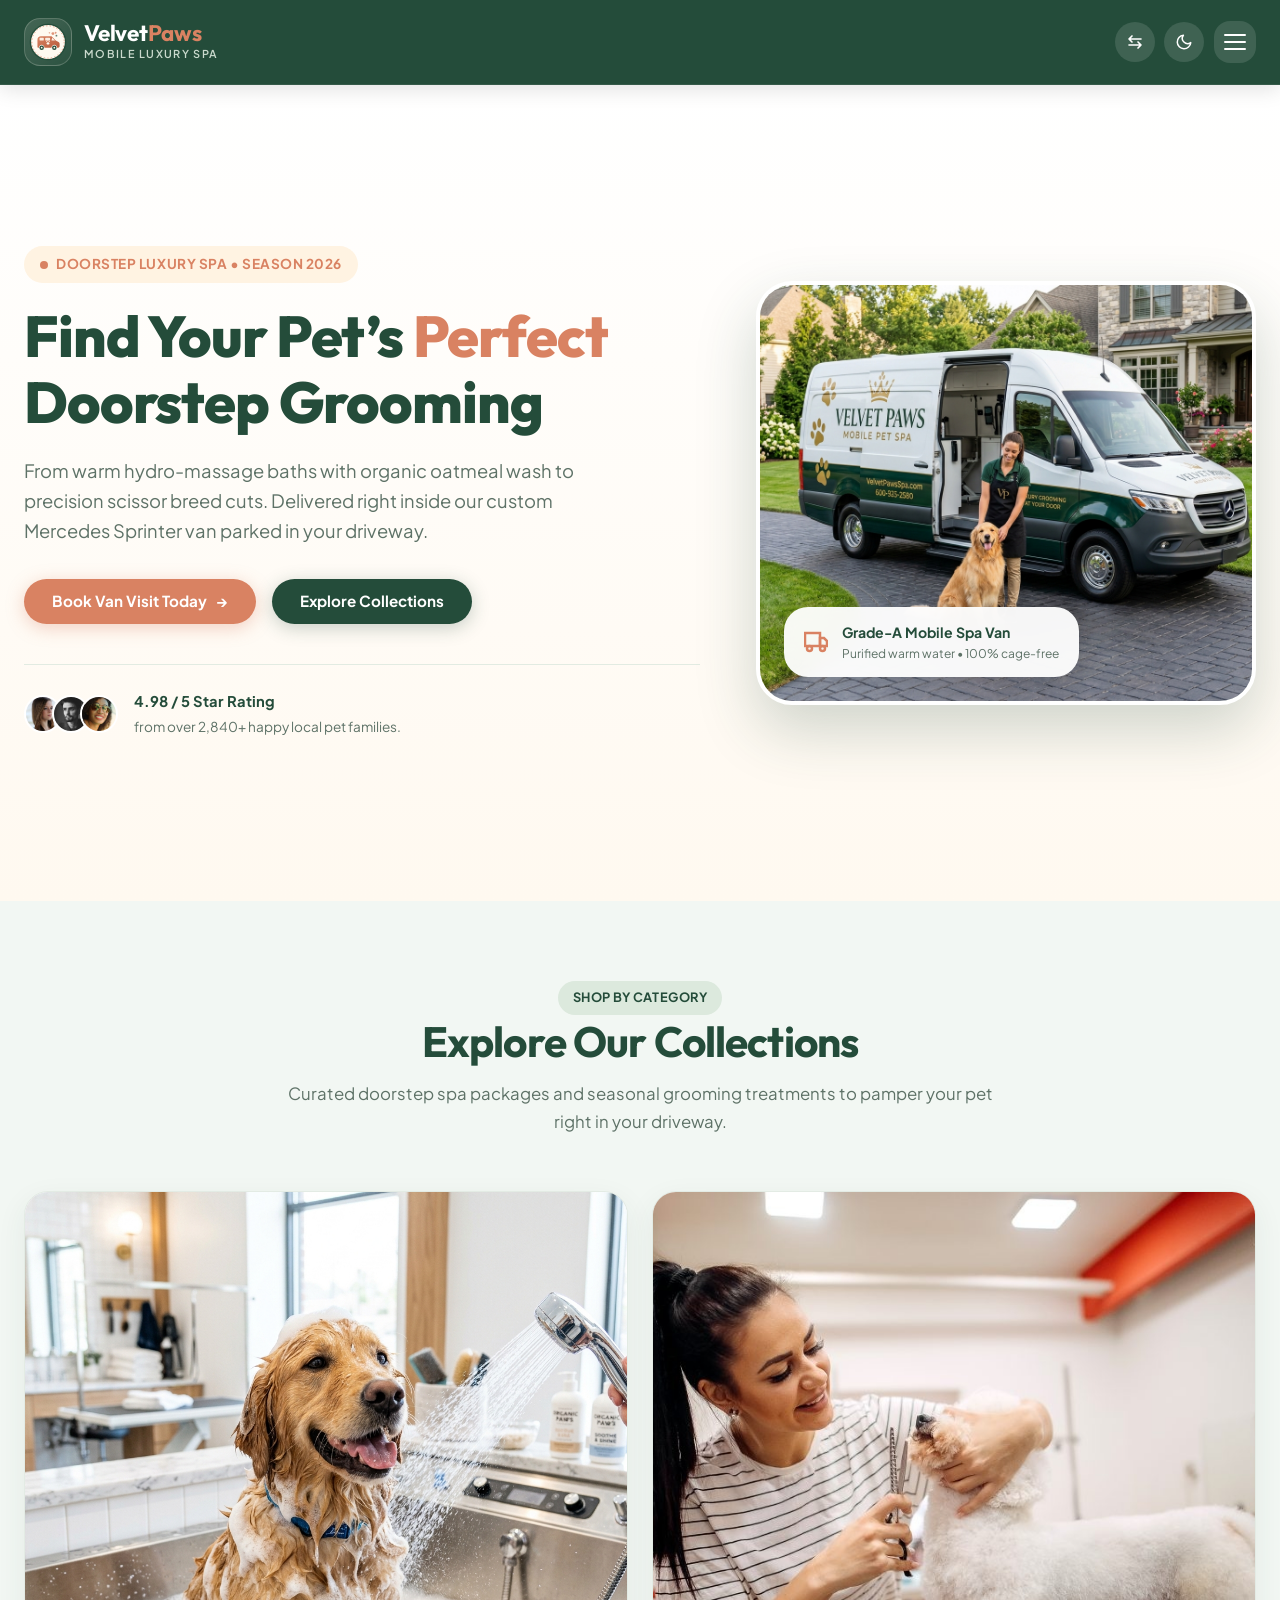
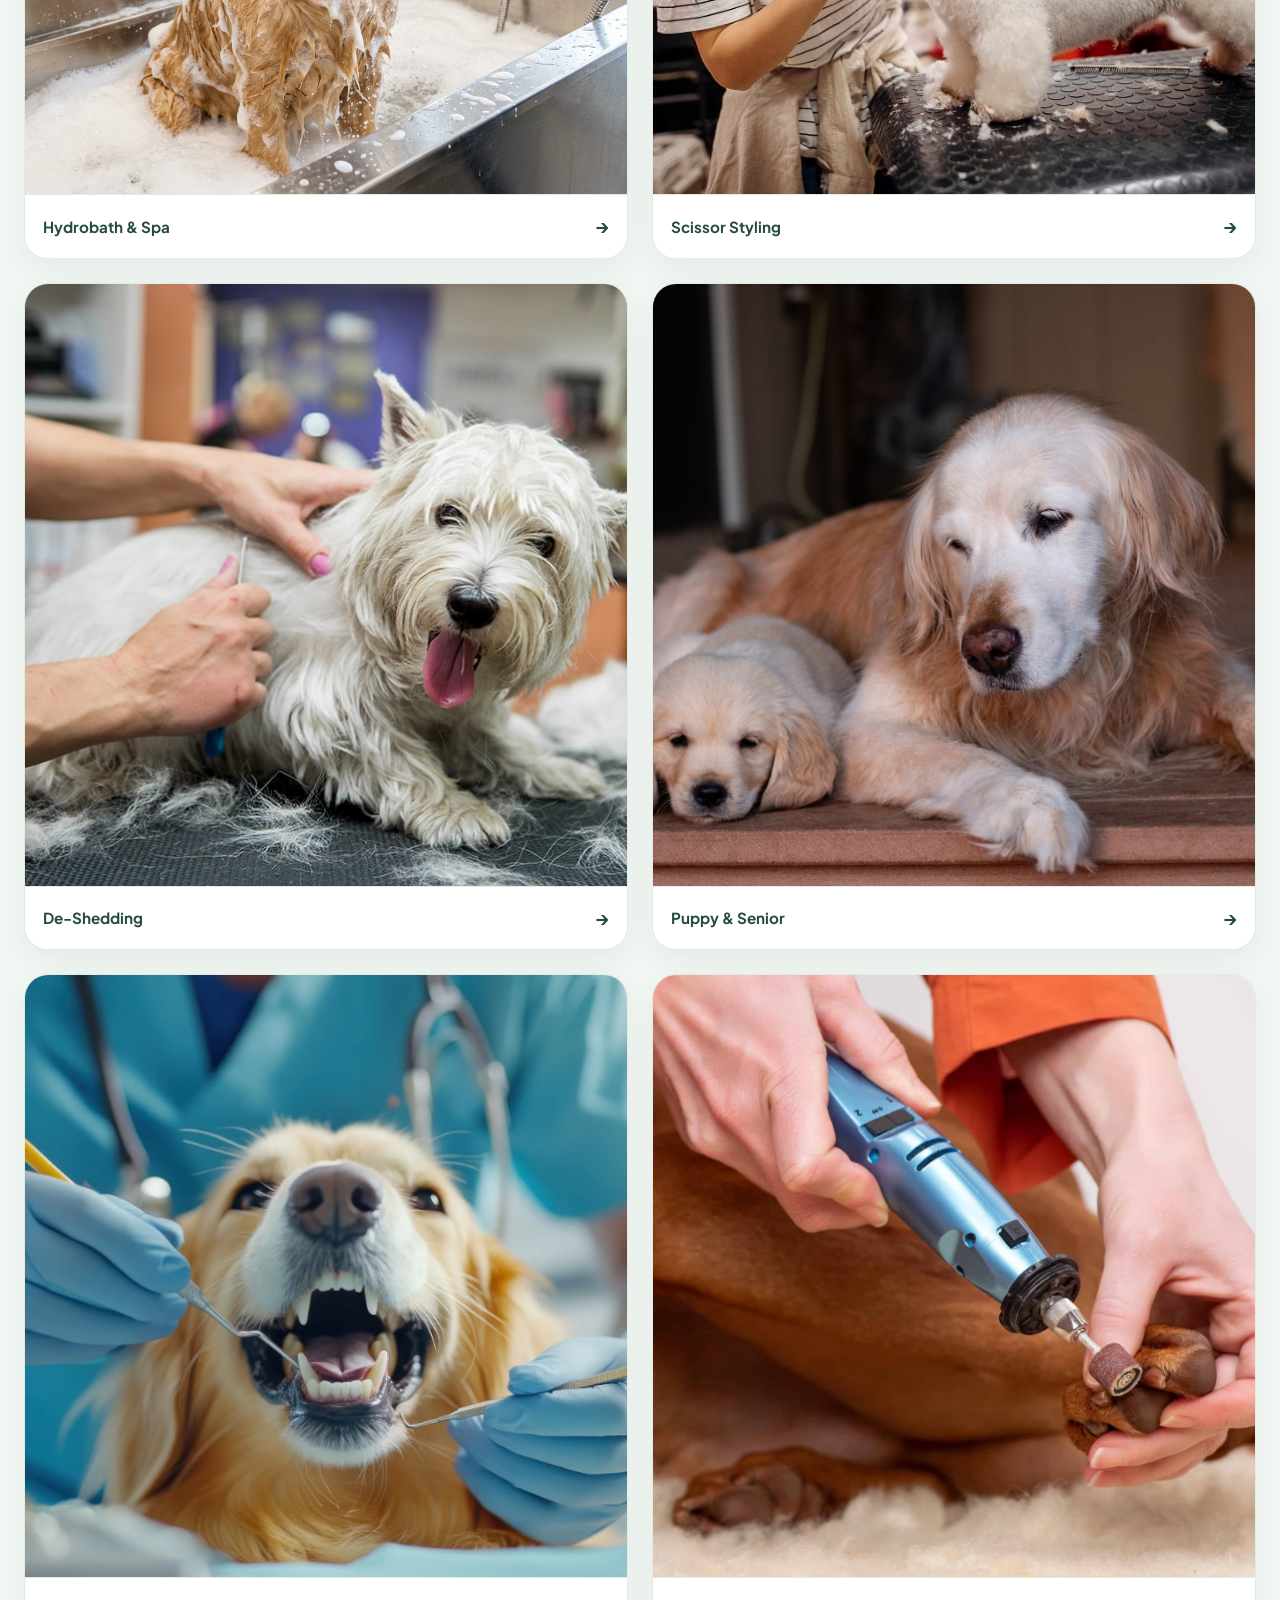
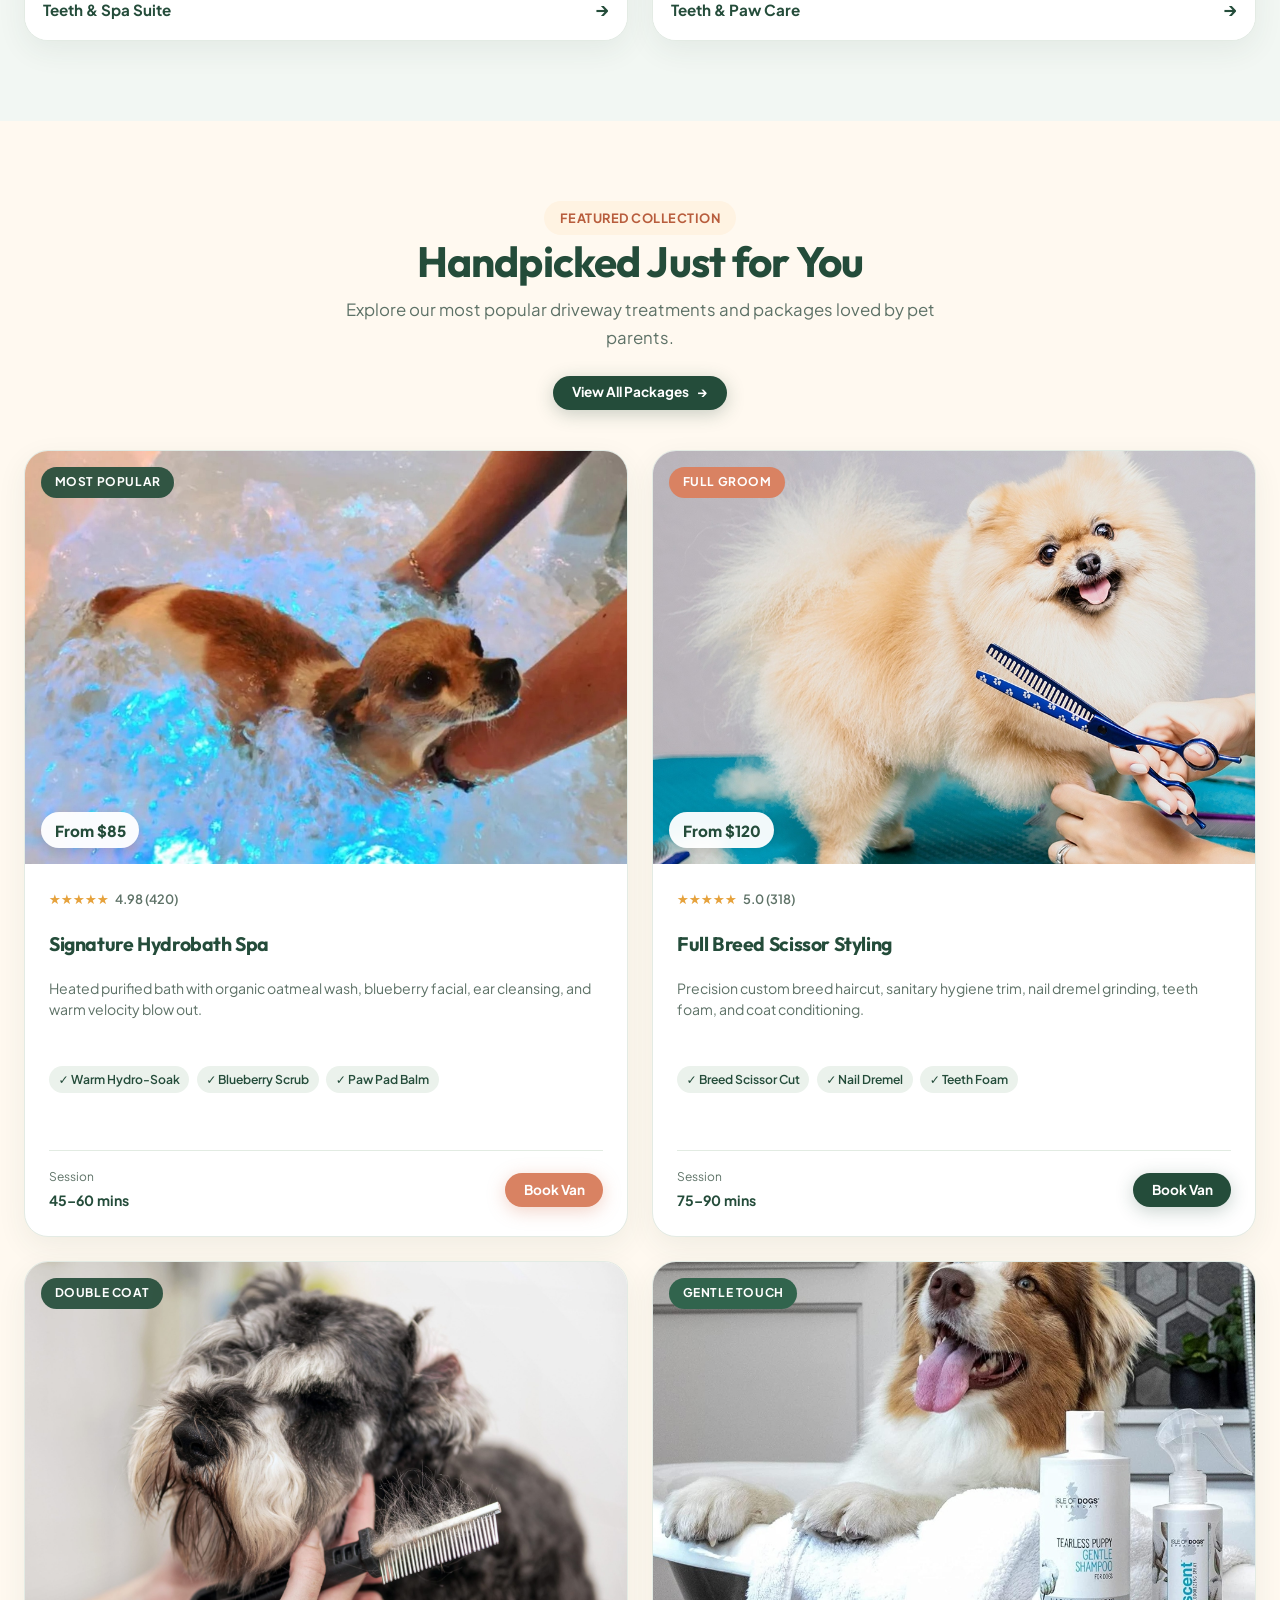
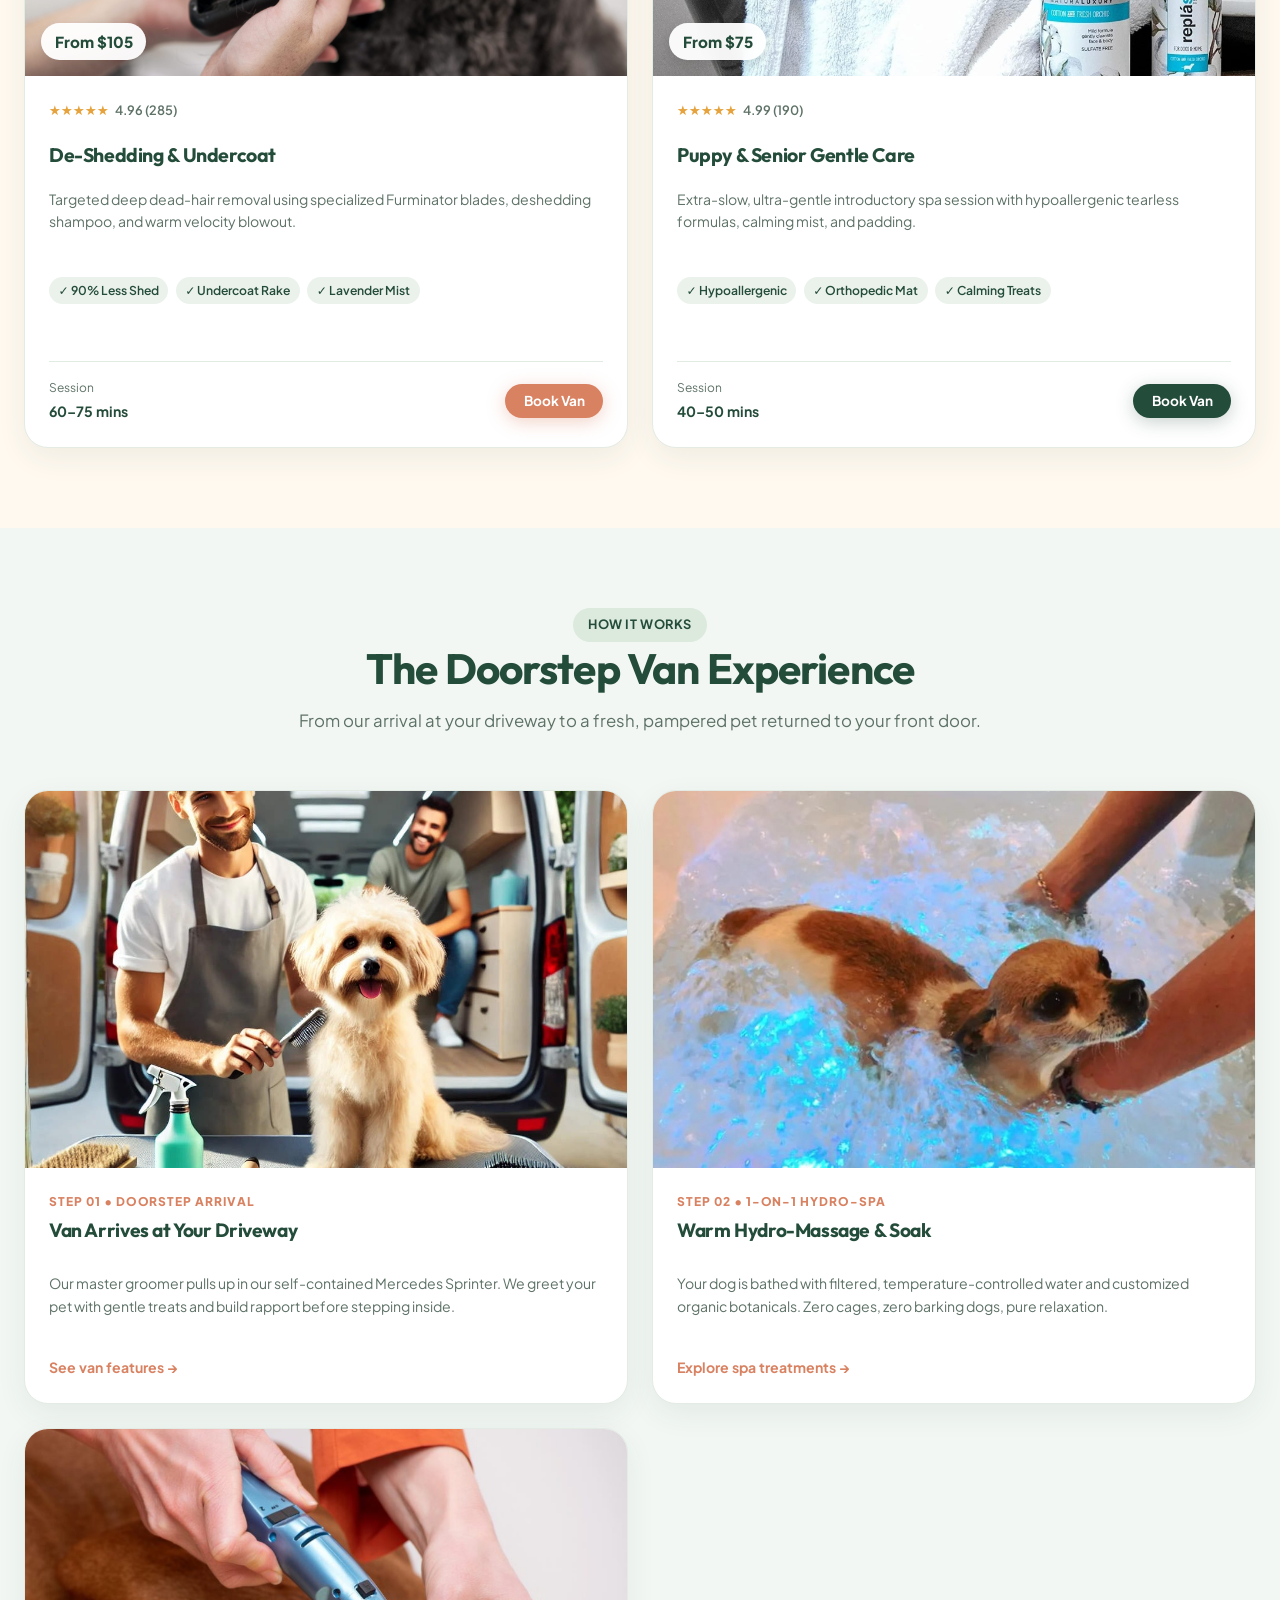
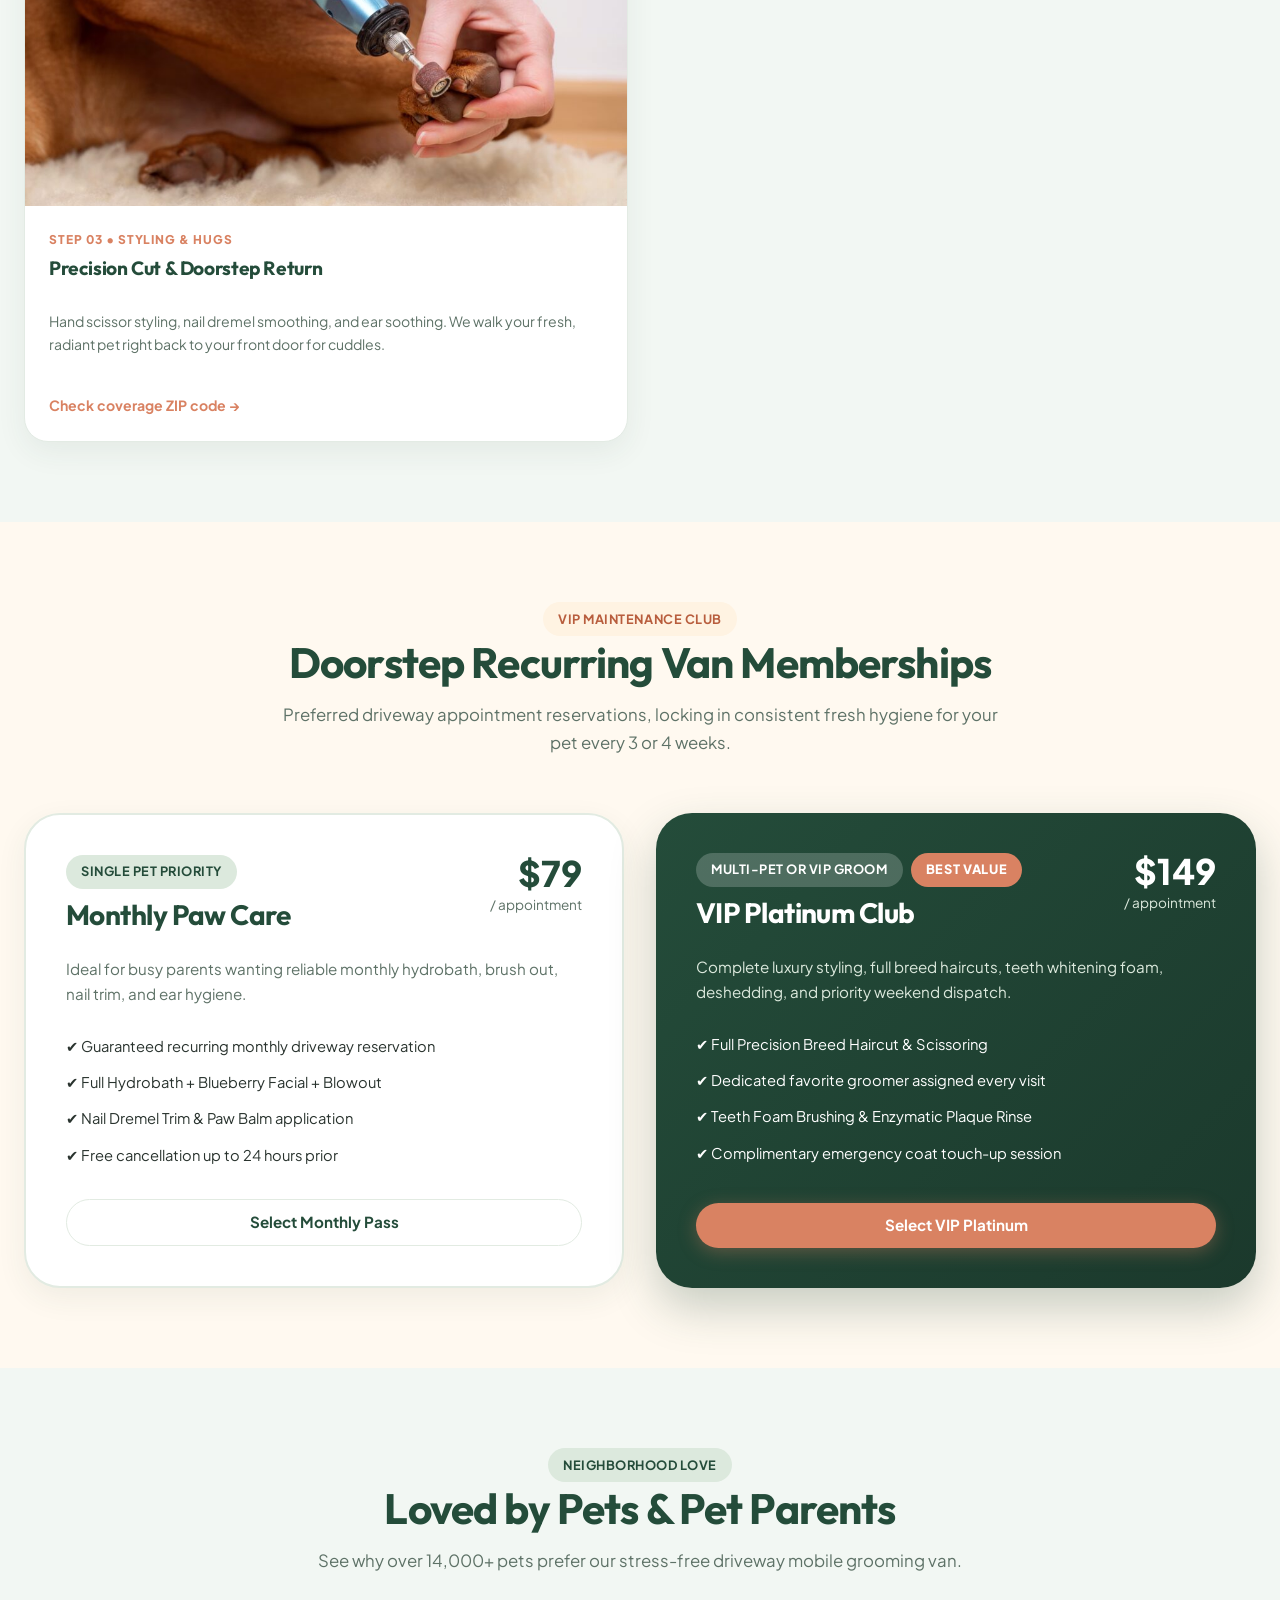
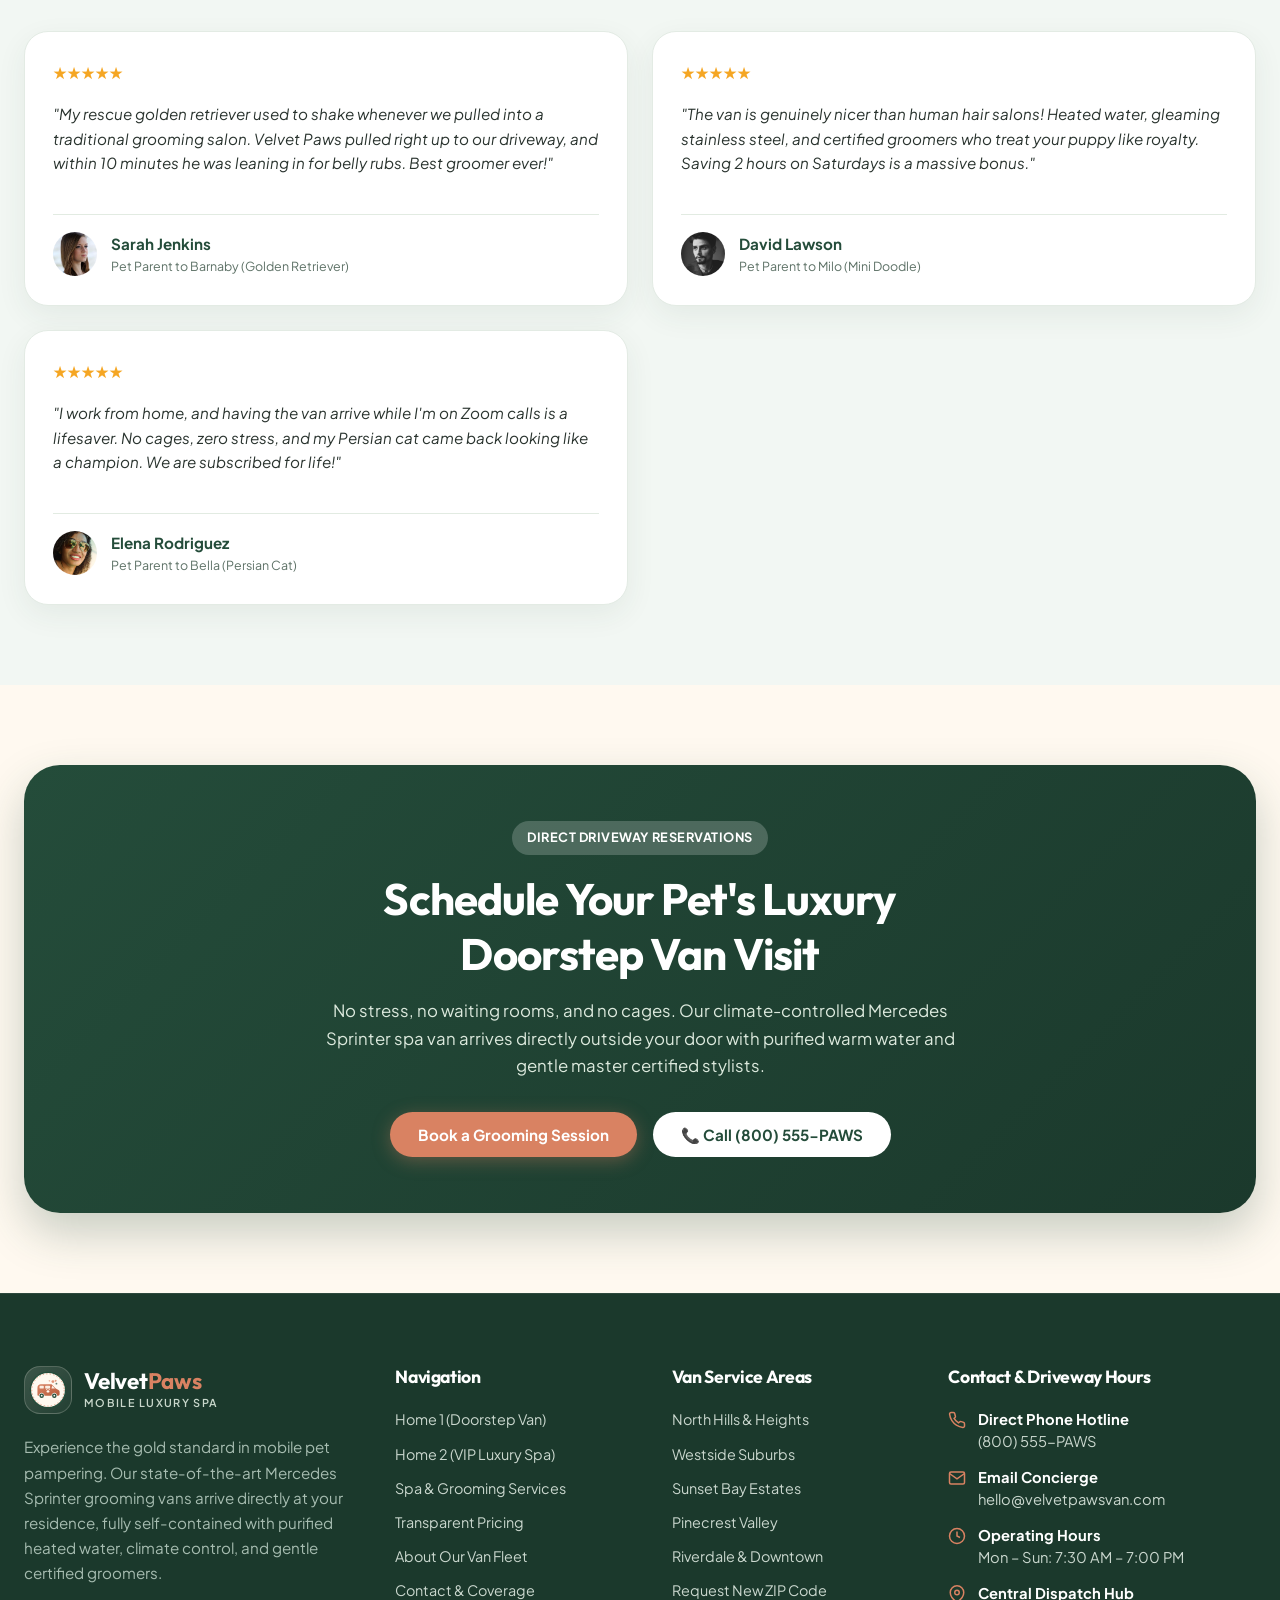
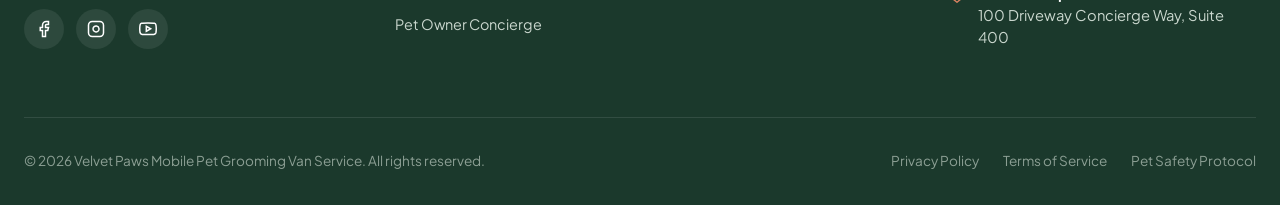
<file: index.html>
<!DOCTYPE html>
<html lang="en" data-theme="light" dir="ltr">

<head>
  <meta charset="UTF-8">
  <meta name="viewport" content="width=device-width, initial-scale=1.0, maximum-scale=5.0">
  <title>Velvet Paws — Mobile Pet Grooming Van Service | Luxury Spa on Wheels</title>
  <meta name="description"
    content="Premium mobile pet grooming van service bringing stress-free, cage-free luxury hydrobath, haircuts, and spa treatments straight to your driveway.">

  <!-- Favicon -->
  <link rel="icon" type="image/svg+xml" href="assets/images/favicon.svg">

  <!-- Immediate Theme & Direction Script to Prevent FOUC -->
  <script>
    (function () {
      try {
        var savedTheme = localStorage.getItem('paw_grooming_theme') || 'light';
        var savedDir = localStorage.getItem('paw_grooming_dir') || 'ltr';
        document.documentElement.setAttribute('data-theme', savedTheme);
        document.documentElement.setAttribute('dir', savedDir);
      } catch (e) { }
    })();
  </script>

  <!-- Google Fonts: Strictly 2 Font Families Max (Outfit + Plus Jakarta Sans) -->
  <link rel="preconnect" href="https://fonts.googleapis.com">
  <link rel="preconnect" href="https://fonts.gstatic.com" crossorigin>
  <link
    href="https://fonts.googleapis.com/css2?family=Outfit:wght@400;500;600;700;800&family=Plus+Jakarta+Sans:wght@300;400;500;600;700;800&display=swap"
    rel="stylesheet">

  <!-- Stylesheet -->
  <link rel="stylesheet" href="assets/css/style.css">
</head>

<body>

  <!-- Attractive Luxury Pet Van Page Preloader -->
  <div id="page-preloader" class="page-preloader" aria-hidden="true">
    <div class="preloader-content">
      <div class="preloader-van-wrap">
        <div class="preloader-pulse-ring"></div>
        <div class="preloader-icon-box">
          <svg class="preloader-svg" viewBox="0 0 24 24" fill="none" stroke="currentColor" stroke-width="1.8" stroke-linecap="round" stroke-linejoin="round">
            <path d="M5 18H3c-1.1 0-2-.9-2-2V8c0-1.1.9-2 2-2h12v12H5z"></path>
            <path d="M15 9h4.6a2 2 0 0 1 1.8 1.1L23 14v2c0 1.1-.9 2-2 2h-2"></path>
            <circle cx="7" cy="18" r="2.5"></circle>
            <circle cx="17" cy="18" r="2.5"></circle>
            <circle class="preloader-bubble bubble-1" cx="12" cy="4" r="1.5" fill="currentColor"></circle>
            <circle class="preloader-bubble bubble-2" cx="15" cy="2" r="1" fill="currentColor"></circle>
          </svg>
        </div>
      </div>
      <div class="preloader-brand">
        <span class="preloader-title">Velvet<span>Van</span></span>
        <span class="preloader-subtitle">Luxury Mobile Pet Spa</span>
      </div>
      <div class="preloader-progress-track">
        <div class="preloader-progress-bar"></div>
      </div>
    </div>
  </div>

  <!-- ==========================================================================
       SITE HEADER & NAVBAR (Sticky Top Navbar - Zero Announcement Bar)
       ========================================================================== -->
  <header class="site-header" id="site-header">
    <div class="container">
      <nav class="navbar" aria-label="Main Navigation">

        <!-- Brand Logo -->
        <a href="index.html" class="brand-logo" id="main-brand-logo"
          aria-label="Velvet Paws Mobile Pet Grooming Homepage">
          <div class="brand-emblem-box" aria-hidden="true">
            <img src="assets/images/logo.svg" alt="Velvet Paws Logo Emblem" width="40" height="40">
          </div>
          <div class="brand-text">
            <span class="brand-name">Velvet<span>Paws</span></span>
            <span class="brand-tagline">MOBILE LUXURY SPA</span>
          </div>
        </a>

        <!-- Desktop Navigation Menu (Visible only above 1366px) -->
        <ul class="nav-menu" id="desktop-nav-menu">
          <li class="nav-item nav-item-dropdown">
            <a href="index.html" class="nav-link active" id="nav-home-link" aria-haspopup="true" aria-expanded="false">
              Home
              <svg class="dropdown-arrow" width="12" height="12" viewBox="0 0 24 24" fill="none" stroke="currentColor"
                stroke-width="2.5">
                <polyline points="6 9 12 15 18 9"></polyline>
              </svg>
            </a>
            <div class="dropdown-menu" aria-label="Home Variations">
              <a href="index.html" class="dropdown-link active">Home 1 (Van At Doorstep)</a>
              <a href="home-2.html" class="dropdown-link">Home 2 (Pet Care Experience)</a>
            </div>
          </li>
          <li class="nav-item">
            <a href="services.html" class="nav-link" id="nav-services-link">Services</a>
          </li>
          <li class="nav-item">
            <a href="pricing.html" class="nav-link" id="nav-pricing-link">Pricing</a>
          </li>
          <li class="nav-item">
            <a href="about.html" class="nav-link" id="nav-about-link">About</a>
          </li>
          <li class="nav-item">
            <a href="contact.html" class="nav-link" id="nav-contact-link">Contact</a>
          </li>
          <li class="nav-item">
            <a href="dashboard.html" class="nav-link" id="nav-dashboard-link">Dashboard</a>
          </li>
        </ul>

        <!-- Action Controls: RTL, Theme, Login, Book CTA & Hamburger -->
        <div class="nav-actions">

          <!-- RTL / LTR Toggle Button (Hidden on Mobile < 768px, available in Drawer) -->
          <button class="nav-circle-btn" id="rtl-toggle" data-action="toggle-rtl" title="Switch RTL/LTR"
            aria-label="Toggle Direction">
            <svg class="icon-arrow-flip" width="18" height="18" viewBox="0 0 24 24" fill="none" stroke="currentColor"
              stroke-width="2.2" stroke-linecap="round" stroke-linejoin="round">
              <path d="M4 8h16M4 8l4-4M4 8l4 4M20 16H4m16 0l-4-4m4 4l-4 4"></path>
            </svg>
          </button>

          <!-- Light / Dark Theme Toggle Button (Hidden on Mobile < 768px, available in Drawer) -->
          <button class="nav-circle-btn" id="theme-toggle" data-action="toggle-theme" title="Switch Theme"
            aria-label="Toggle Theme">
            <svg width="18" height="18" viewBox="0 0 24 24" fill="none" stroke="currentColor" stroke-width="2"
              stroke-linecap="round" stroke-linejoin="round">
              <path d="M21 12.79A9 9 0 1 1 11.21 3 7 7 0 0 0 21 12.79z"></path>
            </svg>
          </button>

          <!-- Login Button (Placed next to Book Van Visit) -->
          <a href="login.html" class="nav-pill-btn nav-login-btn hide-on-tablet" id="nav-login-btn">
            <svg width="15" height="15" viewBox="0 0 24 24" fill="none" stroke="currentColor" stroke-width="2.2">
              <path d="M20 21v-2a4 4 0 0 0-4-4H8a4 4 0 0 0-4 4v2"></path>
              <circle cx="12" cy="7" r="4"></circle>
            </svg>
            Login
          </a>

          <!-- Book Van CTA Button -->
          <a href="contact.html#enquiry-form" class="nav-pill-btn hide-on-tablet" id="nav-book-btn">
            <svg width="16" height="16" viewBox="0 0 24 24" fill="none" stroke="currentColor" stroke-width="2.5">
              <rect x="3" y="4" width="18" height="18" rx="2" ry="2"></rect>
              <line x1="16" y1="2" x2="16" y2="6"></line>
              <line x1="8" y1="2" x2="8" y2="6"></line>
              <line x1="3" y1="10" x2="21" y2="10"></line>
            </svg>
            Book Van Visit
          </a>

          <!-- Responsive Hamburger Button (Active on Mobile, All iPads, and iPad Pros <= 1366px) -->
          <button class="hamburger-btn" id="hamburger-btn" aria-label="Toggle Navigation Drawer" aria-expanded="false"
            aria-controls="mobile-drawer">
            <span></span>
            <span></span>
            <span></span>
          </button>

        </div>
      </nav>
    </div>
  </header>

  <!-- ==========================================================================
       MOBILE NAVIGATION DRAWER & BACKDROP
       ========================================================================== -->
  <div class="drawer-backdrop" id="drawer-backdrop"></div>

  <aside class="mobile-drawer" id="mobile-drawer" aria-label="Mobile Navigation Drawer">
    <div class="drawer-header">
      <a href="index.html" class="brand-logo" aria-label="Velvet Paws">
        <div class="brand-emblem-box">
          <img src="assets/images/logo.svg" alt="Velvet Paws Logo" width="34" height="34">
        </div>
        <div class="brand-text">
          <span class="brand-name">Velvet<span>Paws</span></span>
          <span class="brand-tagline">MOBILE PET SPA</span>
        </div>
      </a>
      <button class="drawer-close-btn" id="drawer-close-btn" aria-label="Close menu">
        <svg width="20" height="20" viewBox="0 0 24 24" fill="none" stroke="currentColor" stroke-width="2.2"
          stroke-linecap="round" stroke-linejoin="round">
          <line x1="18" y1="6" x2="6" y2="18"></line>
          <line x1="6" y1="6" x2="18" y2="18"></line>
        </svg>
      </button>
    </div>

    <!-- Quick Mode Controls in Drawer (Zero Horizontal Crowding) -->
    <div class="drawer-quick-controls">
      <button class="drawer-icon-btn" data-action="toggle-theme" id="drawer-theme-toggle" aria-label="Toggle Theme" title="Toggle Theme">
        <svg width="18" height="18" viewBox="0 0 24 24" fill="none" stroke="currentColor" stroke-width="2">
          <path d="M21 12.79A9 9 0 1 1 11.21 3 7 7 0 0 0 21 12.79z"></path>
        </svg>
      </button>

      <button class="drawer-icon-btn" data-action="toggle-rtl" id="drawer-rtl-toggle" aria-label="Toggle Direction" title="Toggle Direction">
        <svg class="icon-arrow-flip" width="18" height="18" viewBox="0 0 24 24" fill="none" stroke="currentColor"
          stroke-width="2">
          <path d="M4 8h16M4 8l4-4M4 8l4 4M20 16H4m16 0l-4-4m4 4l-4 4"></path>
        </svg>
      </button>
    </div>

    <!-- Drawer Navigation Links -->
    <div class="drawer-body">
      <nav class="drawer-menu">
        <a href="index.html" class="drawer-link active">
          <span>Home</span>
          <svg width="14" height="14" viewBox="0 0 24 24" fill="none" stroke="currentColor" stroke-width="2">
            <polyline points="9 18 15 12 9 6"></polyline>
          </svg>
        </a>
        <div class="drawer-subgroup">
          <a href="index.html" class="drawer-sublink active">• Home 1 (Van At Doorstep)</a>
          <a href="home-2.html" class="drawer-sublink">• Home 2 (Pet Care Experience)</a>
        </div>
        <a href="services.html" class="drawer-link">
          <span>Services</span>
          <svg width="14" height="14" viewBox="0 0 24 24" fill="none" stroke="currentColor" stroke-width="2">
            <polyline points="9 18 15 12 9 6"></polyline>
          </svg>
        </a>
        <a href="pricing.html" class="drawer-link">
          <span>Pricing</span>
          <svg width="14" height="14" viewBox="0 0 24 24" fill="none" stroke="currentColor" stroke-width="2">
            <polyline points="9 18 15 12 9 6"></polyline>
          </svg>
        </a>
        <a href="about.html" class="drawer-link">
          <span>About</span>
          <svg width="14" height="14" viewBox="0 0 24 24" fill="none" stroke="currentColor" stroke-width="2">
            <polyline points="9 18 15 12 9 6"></polyline>
          </svg>
        </a>
        <a href="contact.html" class="drawer-link">
          <span>Contact</span>
          <svg width="14" height="14" viewBox="0 0 24 24" fill="none" stroke="currentColor" stroke-width="2">
            <polyline points="9 18 15 12 9 6"></polyline>
          </svg>
        </a>
        <a href="dashboard.html" class="drawer-link">
          <span>Dashboard</span>
          <svg width="14" height="14" viewBox="0 0 24 24" fill="none" stroke="currentColor" stroke-width="2">
            <polyline points="9 18 15 12 9 6"></polyline>
          </svg>
        </a>
      </nav>
    </div>

    <!-- Drawer Footer Actions (Login & Book Van) -->
    <div class="drawer-footer">
      <div class="drawer-action-row">
        <a href="login.html" class="btn btn-outline btn-pill" style="padding: 0.65rem 1rem; font-size: 0.88rem;">
          <svg width="15" height="15" viewBox="0 0 24 24" fill="none" stroke="currentColor" stroke-width="2.2">
            <path d="M20 21v-2a4 4 0 0 0-4-4H8a4 4 0 0 0-4 4v2"></path>
            <circle cx="12" cy="7" r="4"></circle>
          </svg>
          Login
        </a>
        <a href="contact.html#enquiry-form" class="btn btn-primary btn-pill"
          style="padding: 0.65rem 1rem; font-size: 0.88rem;">
          Book Van
        </a>
      </div>

      <div class="drawer-van-callout">
        <h5>🚐 Van Arrives Fully Equipped</h5>
        <p>Warm filtered water, generator electricity, and climate control built right inside our Mercedes Sprinter van.
        </p>
      </div>
    </div>
  </aside>

  <!-- ==========================================================================
       HERO SECTION (HOME 1 FULL-SCREEN VIEWPORT HEIGHT 100dvh)
       ========================================================================== -->
  <main id="main-content">

    <!-- ==========================================================================
         SECTION 1 — SPLIT-SCREEN HOLIDAY / SPA HERO (Exact Reference Layout)
         ========================================================================== -->
    <section class="h2-hero-section" id="hero">
      <div class="container">
        <div class="h2-hero-grid">

          <!-- Left: Text & Selection CTAs -->
          <div class="h2-hero-content">
            <div class="h2-badge-strip">
              <span class="dot"></span>
              <span>Doorstep Luxury Spa &bull; Season 2026</span>
            </div>

            <h1 class="h2-hero-title">
              Find Your Pet’s <span class="highlight">Perfect</span> Doorstep Grooming
            </h1>

            <p class="h2-hero-desc">
              From warm hydro-massage baths with organic oatmeal wash to precision scissor breed cuts. Delivered right
              inside our custom Mercedes Sprinter van parked in your driveway.
            </p>

            <div class="h2-hero-btn-group">
              <a href="#packages" class="btn btn-primary btn-pill">
                <span>Book Van Visit Today</span>
                <span>&rarr;</span>
              </a>
              <a href="#categories" class="btn btn-forest btn-pill">
                <span>Explore Collections</span>
              </a>
            </div>

            <div class="h2-trust-badge">
              <div class="trust-avatar-group">
                <img
                  src="assets/images/avatar_clara.jpg"
                  alt="Verified customer Lisa" width="38" height="38">
                <img
                  src="assets/images/avatar_david.jpg"
                  alt="Verified customer Marcus" width="38" height="38">
                <img
                  src="assets/images/avatar_sophie.jpg"
                  alt="Verified customer Chloe" width="38" height="38">
              </div>
              <div class="trust-text">
                <strong style="color: var(--text-heading); font-size: 0.92rem; display: block;">4.98 / 5 Star
                  Rating</strong>
                <span style="color: var(--text-muted); font-size: 0.85rem;">from over 2,840+ happy local pet
                  families.</span>
              </div>
            </div>

          </div>

          <!-- Right: Curved Split Frame Media with Custom Generated Van Image -->
          <div class="h2-hero-media">
            <div class="h2-hero-img-frame">
              <img src="assets/images/h1-hero-van.jpg"
                alt="Velvet Paws luxury mobile pet grooming Mercedes Sprinter van on driveway with master groomer and golden retriever"
                width="700" height="600" loading="eager">

              <!-- Floating Live Tag -->
              <div class="h2-live-tag">
                <div style="color: var(--brand-terracotta);">
                  <svg width="24" height="24" viewBox="0 0 24 24" fill="none" stroke="currentColor" stroke-width="2.5">
                    <rect x="1" y="3" width="15" height="13"></rect>
                    <polygon points="16 8 20 8 23 11 23 16 16 16 8"></polygon>
                    <circle cx="5.5" cy="18.5" r="2.5"></circle>
                    <circle cx="18.5" cy="18.5" r="2.5"></circle>
                  </svg>
                </div>
                <div>
                  <div style="font-weight: 700; font-size: 0.88rem; color: var(--text-heading);">Grade-A Mobile Spa Van
                  </div>
                  <div style="font-size: 0.75rem; color: var(--text-muted);">Purified warm water &bull; 100% cage-free
                  </div>
                </div>
              </div>

            </div>
          </div>

        </div>
      </div>
    </section>

    <!-- ==========================================================================
         SECTION 2 — SHOP BY CATEGORY ("Explore Our Collections")
         Exact 6-Category Grid from Reference Site with Custom Generated Images
         ========================================================================== -->
    <section class="categories-section" id="categories">
      <div class="container">

        <div class="section-header">
          <span class="pill-badge">SHOP BY CATEGORY</span>
          <h2 class="section-title">Explore Our Collections</h2>
          <p class="section-subtitle">
            Curated doorstep spa packages and seasonal grooming treatments to pamper your pet right in your driveway.
          </p>
        </div>

        <div class="category-grid">

          <!-- Category 1: Hydrobath & Spa -->
          <a href="#packages" class="category-card" id="cat-card-1">
            <div class="category-img-box">
              <img src="assets/images/cat-hydrobath.jpg" alt="Golden retriever taking warm bubbly hydrobath" width="300"
                height="300" loading="lazy">
            </div>
            <div class="category-info">
              <span>Hydrobath &amp; Spa</span>
              <span class="category-arrow">&rarr;</span>
            </div>
          </a>

          <!-- Category 2: Breed Scissor Styling -->
          <a href="#packages" class="category-card" id="cat-card-2">
            <div class="category-img-box">
              <img src="assets/images/user/user_attach2_scissors_groom.jpg" alt="Professional groomer scissor styling a white fluffy pet"
                width="300" height="300" loading="lazy">
            </div>
            <div class="category-info">
              <span>Scissor Styling</span>
              <span class="category-arrow">&rarr;</span>
            </div>
          </a>

          <!-- Category 3: De-Shedding & Undercoat -->
          <a href="#packages" class="category-card" id="cat-card-3">
            <div class="category-img-box">
              <img src="assets/images/user/user_img1_terrier.png"
                alt="White terrier receiving precision groom and trim" width="300" height="300" loading="lazy">
            </div>
            <div class="category-info">
              <span>De-Shedding</span>
              <span class="category-arrow">&rarr;</span>
            </div>
          </a>

          <!-- Category 4: Puppy & Senior Touch -->
          <a href="#packages" class="category-card" id="cat-card-4">
            <div class="category-img-box">
              <img src="assets/images/user/user_img2_retriever.jpg"
                alt="Golden retriever and puppy relaxing after pampering" width="300" height="300" loading="lazy">
            </div>
            <div class="category-info">
              <span>Puppy &amp; Senior</span>
              <span class="category-arrow">&rarr;</span>
            </div>
          </a>

          <!-- Category 5: Feline Luxury Suite / Dental Care -->
          <a href="#packages" class="category-card" id="cat-card-5">
            <div class="category-img-box">
              <img src="assets/images/user/user_img3_dental.png" alt="Dog gentle teeth and oral hygiene care"
                width="300" height="300" loading="lazy">
            </div>
            <div class="category-info">
              <span>Teeth &amp; Spa Suite</span>
              <span class="category-arrow">&rarr;</span>
            </div>
          </a>

          <!-- Category 6: Teeth & Paw Pad Care -->
          <a href="#packages" class="category-card" id="cat-card-6">
            <div class="category-img-box">
              <img src="assets/images/user/user_img20_dremel_smoothing.png"
                alt="Dog paw pad balm and teeth hygiene" width="300" height="300" loading="lazy">
            </div>
            <div class="category-info">
              <span>Teeth &amp; Paw Care</span>
              <span class="category-arrow">&rarr;</span>
            </div>
          </a>

        </div>

      </div>
    </section>

    <!-- ==========================================================================
         DOORSTEP SPA PACKAGES (100% LASER-STRAIGHT ALIGNED CARDS)
         4 Cards on Desktop • Strictly Max 2 on iPad & iPad Pro • 1 on Mobile
         ========================================================================== -->
    <section class="section" id="packages">
      <div class="container">

        <div class="section-header" style="text-align: center; margin-bottom: 2.5rem;">
          <span class="pill-badge terracotta">FEATURED COLLECTION</span>
          <h2 class="section-title">Handpicked Just for You</h2>
          <p class="section-subtitle" style="max-width: 620px; margin: 0.5rem auto 1.5rem auto;">
            Explore our most popular driveway treatments and packages loved by pet parents.
          </p>
          <div>
            <a href="services.html" class="btn btn-forest btn-sm btn-pill" id="view-all-packages-btn">
              <span>View All Packages</span>
              <span>&rarr;</span>
            </a>
          </div>
        </div>

        <!-- 4-CARD RESPONSIVE GRID -->
        <div class="card-grid-4">

          <!-- Card 1 -->
          <article class="pet-card">
            <div class="pet-card-media">
              <img src="assets/images/user/user_img8_hydro_bath.jpg"
                alt="Dog taking warm bath in mobile van" width="400" height="275" loading="lazy">
              <span class="pet-card-tag">Most Popular</span>
              <span class="pet-card-price-badge">From $85</span>
            </div>
            <div class="pet-card-body">
              <div class="pet-card-rating">
                ★★★★★ <span>4.98 (420)</span>
              </div>
              <h3 class="pet-card-title">Signature Hydrobath Spa</h3>
              <p class="pet-card-text">
                Heated purified bath with organic oatmeal wash, blueberry facial, ear cleansing, and warm velocity blow
                out.
              </p>
              <div class="pet-card-perks">
                <span class="pet-perk-item">✓ Warm Hydro-Soak</span>
                <span class="pet-perk-item">✓ Blueberry Scrub</span>
                <span class="pet-perk-item">✓ Paw Pad Balm</span>
              </div>
              <div class="pet-card-footer">
                <div>
                  <span style="font-size: 0.75rem; color: var(--text-muted); display: block;">Session</span>
                  <strong style="color: var(--text-heading); font-size: 0.88rem;">45–60 mins</strong>
                </div>
                <a href="contact.html#enquiry-form" class="btn btn-primary btn-pill btn-sm">
                  Book Van
                </a>
              </div>
            </div>
          </article>

          <!-- Card 2 -->
          <article class="pet-card">
            <div class="pet-card-media">
              <img src="assets/images/user/user_img4_pomeranian.jpg"
                alt="Pomeranian receiving scissor styling on grooming table" width="400" height="275" loading="lazy">
              <span class="pet-card-tag" style="background-color: var(--brand-terracotta);">Full Groom</span>
              <span class="pet-card-price-badge">From $120</span>
            </div>
            <div class="pet-card-body">
              <div class="pet-card-rating">
                ★★★★★ <span>5.0 (318)</span>
              </div>
              <h3 class="pet-card-title">Full Breed Scissor Styling</h3>
              <p class="pet-card-text">
                Precision custom breed haircut, sanitary hygiene trim, nail dremel grinding, teeth foam, and coat
                conditioning.
              </p>
              <div class="pet-card-perks">
                <span class="pet-perk-item">✓ Breed Scissor Cut</span>
                <span class="pet-perk-item">✓ Nail Dremel</span>
                <span class="pet-perk-item">✓ Teeth Foam</span>
              </div>
              <div class="pet-card-footer">
                <div>
                  <span style="font-size: 0.75rem; color: var(--text-muted); display: block;">Session</span>
                  <strong style="color: var(--text-heading); font-size: 0.88rem;">75–90 mins</strong>
                </div>
                <a href="contact.html#enquiry-form" class="btn btn-forest btn-pill btn-sm">
                  Book Van
                </a>
              </div>
            </div>
          </article>

          <!-- Card 3 -->
          <article class="pet-card">
            <div class="pet-card-media">
              <img src="assets/images/user/user_img5_schnauzer.png"
                alt="Schnauzer receiving gentle face brushing and coat combing" width="400" height="275" loading="lazy">
              <span class="pet-card-tag">Double Coat</span>
              <span class="pet-card-price-badge">From $105</span>
            </div>
            <div class="pet-card-body">
              <div class="pet-card-rating">
                ★★★★★ <span>4.96 (285)</span>
              </div>
              <h3 class="pet-card-title">De-Shedding &amp; Undercoat</h3>
              <p class="pet-card-text">
                Targeted deep dead-hair removal using specialized Furminator blades, deshedding shampoo, and warm velocity blowout.
              </p>
              <div class="pet-card-perks">
                <span class="pet-perk-item">✓ 90% Less Shed</span>
                <span class="pet-perk-item">✓ Undercoat Rake</span>
                <span class="pet-perk-item">✓ Lavender Mist</span>
              </div>
              <div class="pet-card-footer">
                <div>
                  <span style="font-size: 0.75rem; color: var(--text-muted); display: block;">Session</span>
                  <strong style="color: var(--text-heading); font-size: 0.88rem;">60–75 mins</strong>
                </div>
                <a href="contact.html#enquiry-form" class="btn btn-primary btn-pill btn-sm">
                  Book Van
                </a>
              </div>
            </div>
          </article>

          <!-- Card 4 -->
          <article class="pet-card">
            <div class="pet-card-media">
              <img src="assets/images/user/user_img6_puppy_shampoo.jpg"
                alt="Puppy enjoying gentle tearless organic shampoo bath" width="400" height="275" loading="lazy">
              <span class="pet-card-tag" style="background-color: #31644D;">Gentle Touch</span>
              <span class="pet-card-price-badge">From $75</span>
            </div>
            <div class="pet-card-body">
              <div class="pet-card-rating">
                ★★★★★ <span>4.99 (190)</span>
              </div>
              <h3 class="pet-card-title">Puppy &amp; Senior Gentle Care</h3>
              <p class="pet-card-text">
                Extra-slow, ultra-gentle introductory spa session with hypoallergenic tearless formulas, calming mist, and padding.
              </p>
              <div class="pet-card-perks">
                <span class="pet-perk-item">✓ Hypoallergenic</span>
                <span class="pet-perk-item">✓ Orthopedic Mat</span>
                <span class="pet-perk-item">✓ Calming Treats</span>
              </div>
              <div class="pet-card-footer">
                <div>
                  <span style="font-size: 0.75rem; color: var(--text-muted); display: block;">Session</span>
                  <strong style="color: var(--text-heading); font-size: 0.88rem;">40–50 mins</strong>
                </div>
                <a href="contact.html#enquiry-form" class="btn btn-forest btn-pill btn-sm">
                  Book Van
                </a>
              </div>
            </div>
          </article>

        </div>

      </div>
    </section>

    <!-- ==========================================================================
         CURATED DOORSTEP SPA EXPERIENCE (3 CARDS ON DESKTOP, MAX 2 ON IPAD)
         ========================================================================== -->
    <section class="section section-alt" id="experience">
      <div class="container">

        <div class="section-header">
          <span class="pill-badge">How It Works</span>
          <h2 class="section-title">The Doorstep Van Experience</h2>
          <p class="section-subtitle">
            From our arrival at your driveway to a fresh, pampered pet returned to your front door.
          </p>
        </div>

        <!-- 3-CARD RESPONSIVE GRID -->
        <div class="card-grid-3">

          <div class="experience-card">
            <div class="experience-media">
              <img src="assets/images/user/user_img7_van_arrival.jpg"
                alt="Certified groomer inside Mercedes Sprinter van on driveway" width="500" height="312"
                loading="lazy">
            </div>
            <div class="experience-content">
              <span class="experience-step">Step 01 • Doorstep Arrival</span>
              <h3 class="experience-title">Van Arrives at Your Driveway</h3>
              <p class="experience-desc">
                Our master groomer pulls up in our self-contained Mercedes Sprinter. We greet your pet with gentle
                treats and build rapport before stepping inside.
              </p>
              <a href="about.html#equipment"
                style="font-weight: 700; color: var(--brand-terracotta); font-size: 0.88rem; display: inline-flex; align-items: center; gap: 0.35rem; margin-top: auto;">
                See van features →
              </a>
            </div>
          </div>

          <div class="experience-card">
            <div class="experience-media">
              <img src="assets/images/user/user_img8_hydro_bath.jpg"
                alt="Dog enjoying warm hydro-massage spa bath with filtered water" width="500" height="312"
                loading="lazy">
            </div>
            <div class="experience-content">
              <span class="experience-step">Step 02 • 1-on-1 Hydro-Spa</span>
              <h3 class="experience-title">Warm Hydro-Massage &amp; Soak</h3>
              <p class="experience-desc">
                Your dog is bathed with filtered, temperature-controlled water and customized organic botanicals. Zero
                cages, zero barking dogs, pure relaxation.
              </p>
              <a href="services.html"
                style="font-weight: 700; color: var(--brand-terracotta); font-size: 0.88rem; display: inline-flex; align-items: center; gap: 0.35rem; margin-top: auto;">
                Explore spa treatments →
              </a>
            </div>
          </div>

          <div class="experience-card">
            <div class="experience-media">
              <img src="assets/images/user/user_img9_nail_dremel.png"
                alt="Precision nail dremel smoothing and gentle paw care" width="500" height="312" loading="lazy">
            </div>
            <div class="experience-content">
              <span class="experience-step">Step 03 • Styling &amp; Hugs</span>
              <h3 class="experience-title">Precision Cut &amp; Doorstep Return</h3>
              <p class="experience-desc">
                Hand scissor styling, nail dremel smoothing, and ear soothing. We walk your fresh, radiant pet right
                back to your front door for cuddles.
              </p>
              <a href="contact.html#areas"
                style="font-weight: 700; color: var(--brand-terracotta); font-size: 0.88rem; display: inline-flex; align-items: center; gap: 0.35rem; margin-top: auto;">
                Check coverage ZIP code →
              </a>
            </div>
          </div>

        </div>

      </div>
    </section>

    <!-- ==========================================================================
         VIP VAN PASSES & PLANS (2 CARDS COMPARISON GRID)
         ========================================================================== -->
    <section class="section" id="pricing">
      <div class="container">

        <div class="section-header">
          <span class="pill-badge terracotta">VIP Maintenance Club</span>
          <h2 class="section-title">Doorstep Recurring Van Memberships</h2>
          <p class="section-subtitle">
            Preferred driveway appointment reservations, locking in consistent fresh hygiene for your pet every 3 or 4
            weeks.
          </p>
        </div>

        <!-- 2-CARD GRID (Max 2 cards per row on Desktop, iPad, iPad Pro) -->
        <div class="card-grid-2">

          <div
            style="background-color: var(--bg-card); border: 2px solid var(--border-color); border-radius: var(--radius-xl); padding: 2.5rem; box-shadow: var(--card-shadow); display: flex; flex-direction: column;">
            <div style="display: flex; justify-content: space-between; align-items: flex-start; margin-bottom: 1.5rem;">
              <div>
                <span class="pill-badge">Single Pet Priority</span>
                <h3 style="font-size: 1.75rem; margin-top: 0.5rem; color: var(--text-heading);">Monthly Paw Care</h3>
              </div>
              <div style="text-align: right;">
                <span
                  style="font-size: 2.2rem; font-weight: 800; color: var(--brand-forest); line-height: 1;">$79</span>
                <span style="font-size: 0.85rem; color: var(--text-muted); display: block;">/ appointment</span>
              </div>
            </div>
            <p style="font-size: 0.95rem; color: var(--text-muted); margin-bottom: 1.75rem;">
              Ideal for busy parents wanting reliable monthly hydrobath, brush out, nail trim, and ear hygiene.
            </p>
            <ul
              style="display: flex; flex-direction: column; gap: 0.75rem; font-size: 0.92rem; color: var(--text-main); margin-bottom: 2rem;">
              <li>✔ Guaranteed recurring monthly driveway reservation</li>
              <li>✔ Full Hydrobath + Blueberry Facial + Blowout</li>
              <li>✔ Nail Dremel Trim &amp; Paw Balm application</li>
              <li>✔ Free cancellation up to 24 hours prior</li>
            </ul>
            <div style="margin-top: auto;">
              <a href="#book-van" class="btn btn-outline btn-pill" style="width: 100%;">
                Select Monthly Pass
              </a>
            </div>
          </div>

          <div
            style="background: linear-gradient(135deg, var(--brand-forest), var(--brand-forest-dark)); color: #FFFFFF; border-radius: var(--radius-xl); padding: 2.5rem; box-shadow: 0 20px 45px rgba(36, 76, 58, 0.25); display: flex; flex-direction: column; position: relative;">
            <div style="display: flex; justify-content: space-between; align-items: flex-start; margin-bottom: 1.5rem; gap: 1rem;">
              <div>
                <div style="display: flex; align-items: center; gap: 0.5rem; flex-wrap: wrap; margin-bottom: 0.5rem;">
                  <span class="pill-badge" style="background-color: rgba(255,255,255,0.2); color: #FFFFFF;">Multi-Pet or VIP Groom</span>
                  <span class="pill-badge" style="background-color: var(--brand-terracotta); color: #FFFFFF; font-weight: 800; text-transform: uppercase; letter-spacing: 0.05em;">Best Value</span>
                </div>
                <h3 style="font-size: 1.75rem; color: #FFFFFF;">VIP Platinum Club</h3>
              </div>
              <div style="text-align: right; flex-shrink: 0;">
                <span style="font-size: 2.2rem; font-weight: 800; color: #FFFFFF; line-height: 1;">$149</span>
                <span style="font-size: 0.85rem; color: var(--brand-sage); display: block;">/ appointment</span>
              </div>
            </div>
            <p style="font-size: 0.95rem; color: var(--brand-sage); margin-bottom: 1.75rem;">
              Complete luxury styling, full breed haircuts, teeth whitening foam, deshedding, and priority weekend
              dispatch.
            </p>
            <ul
              style="display: flex; flex-direction: column; gap: 0.75rem; font-size: 0.92rem; color: #FFFFFF; margin-bottom: 2rem;">
              <li>✔ Full Precision Breed Haircut &amp; Scissoring</li>
              <li>✔ Dedicated favorite groomer assigned every visit</li>
              <li>✔ Teeth Foam Brushing &amp; Enzymatic Plaque Rinse</li>
              <li>✔ Complimentary emergency coat touch-up session</li>
            </ul>
            <div style="margin-top: auto;">
              <a href="#book-van" class="btn btn-primary btn-pill" style="width: 100%;">
                Select VIP Platinum
              </a>
            </div>
          </div>

        </div>

      </div>
    </section>

    <!-- ==========================================================================
         CUSTOMER REVIEWS & TESTIMONIALS (3 CARDS ON DESKTOP, MAX 2 ON IPAD)
         ========================================================================== -->
    <section class="section section-alt" id="reviews">
      <div class="container">

        <div class="section-header">
          <span class="pill-badge">Neighborhood Love</span>
          <h2 class="section-title">Loved by Pets &amp; Pet Parents</h2>
          <p class="section-subtitle">
            See why over 14,000+ pets prefer our stress-free driveway mobile grooming van.
          </p>
        </div>

        <!-- 3-CARD TESTIMONIAL GRID -->
        <div class="card-grid-3">

          <div class="testimonial-card">
            <div class="testimonial-stars">★★★★★</div>
            <p class="testimonial-quote">
              "My rescue golden retriever used to shake whenever we pulled into a traditional grooming salon. Velvet
              Paws pulled right up to our driveway, and within 10 minutes he was leaning in for belly rubs. Best groomer
              ever!"
            </p>
            <div class="testimonial-author">
              <img src="assets/images/avatar_clara.jpg"
                alt="Sarah J." width="44" height="44">
              <div>
                <div class="author-name">Sarah Jenkins</div>
                <div class="author-meta">Pet Parent to Barnaby (Golden Retriever)</div>
              </div>
            </div>
          </div>

          <div class="testimonial-card">
            <div class="testimonial-stars">★★★★★</div>
            <p class="testimonial-quote">
              "The van is genuinely nicer than human hair salons! Heated water, gleaming stainless steel, and certified
              groomers who treat your puppy like royalty. Saving 2 hours on Saturdays is a massive bonus."
            </p>
            <div class="testimonial-author">
              <img
                src="assets/images/avatar_david.jpg"
                alt="David L." width="44" height="44">
              <div>
                <div class="author-name">David Lawson</div>
                <div class="author-meta">Pet Parent to Milo (Mini Doodle)</div>
              </div>
            </div>
          </div>

          <div class="testimonial-card">
            <div class="testimonial-stars">★★★★★</div>
            <p class="testimonial-quote">
              "I work from home, and having the van arrive while I'm on Zoom calls is a lifesaver. No cages, zero
              stress, and my Persian cat came back looking like a champion. We are subscribed for life!"
            </p>
            <div class="testimonial-author">
              <img
                src="assets/images/avatar_sophie.jpg"
                alt="Elena R." width="44" height="44">
              <div>
                <div class="author-name">Elena Rodriguez</div>
                <div class="author-meta">Pet Parent to Bella (Persian Cat)</div>
              </div>
            </div>
          </div>

        </div>

      </div>
    </section>

    <!-- ==========================================================================
         SECTION 6: FINAL BOOKING CTA
         ========================================================================== -->
    <section class="section" id="book-van">
      <div class="container">
        <!-- Final Booking Hero Banner -->
        <div class="cta-booking-banner" style="margin-bottom: 0;">
          <div class="cta-banner-content">
            <span class="pill-badge"
              style="background-color: rgba(255,255,255,0.2); color: #FFFFFF; margin-bottom: 1rem;">
              Direct Driveway Reservations
            </span>
            <h2 class="cta-banner-title">Schedule Your Pet's Luxury Doorstep Van Visit</h2>
            <p class="cta-banner-desc">
              No stress, no waiting rooms, and no cages. Our climate-controlled Mercedes Sprinter spa van arrives
              directly outside your door with purified warm water and gentle master certified stylists.
            </p>
            <div class="cta-banner-actions">
              <a href="contact.html#enquiry-form" class="btn btn-primary btn-pill">
                Book a Grooming Session
              </a>
              <a href="tel:+18005557297" class="btn btn-pill"
                style="background-color: #FFFFFF; color: var(--brand-forest);">
                📞 Call (800) 555-PAWS
              </a>
            </div>
          </div>
        </div>

      </div>
    </section>
  </main>

  <!-- ==========================================================================
       SITE FOOTER (Rich Deep Forest Green with Bidirectional Support)
       ========================================================================== -->
  <footer class="site-footer" id="site-footer">
    <div class="container">
      <div class="footer-top-grid">

        <!-- Col 1: Brand Info & Bio -->
        <div class="footer-brand">
          <a href="index.html" class="brand-logo" aria-label="Velvet Paws">
            <div class="brand-emblem-box">
              <img src="assets/images/logo.svg" alt="Velvet Paws Emblem" width="38" height="38">
            </div>
            <div class="brand-text">
              <span class="brand-name">Velvet<span>Paws</span></span>
              <span class="brand-tagline">MOBILE LUXURY SPA</span>
            </div>
          </a>
          <p>
            Experience the gold standard in mobile pet pampering. Our state-of-the-art Mercedes Sprinter grooming vans
            arrive directly at your residence, fully self-contained with purified heated water, climate control, and
            gentle certified groomers.
          </p>
          <div class="footer-socials">
            <a href="contact.html#social" class="footer-social-btn" aria-label="Facebook">
              <svg width="18" height="18" viewBox="0 0 24 24" fill="none" stroke="currentColor" stroke-width="2">
                <path d="M18 2h-3a5 5 0 0 0-5 5v3H7v4h3v8h4v-8h3l1-4h-4V7a1 1 0 0 1 1-1h3z"></path>
              </svg>
            </a>
            <a href="contact.html#social" class="footer-social-btn" aria-label="Instagram">
              <svg width="18" height="18" viewBox="0 0 24 24" fill="none" stroke="currentColor" stroke-width="2">
                <rect x="2" y="2" width="20" height="20" rx="5" ry="5"></rect>
                <path d="M16 11.37A4 4 0 1 1 12.63 8 4 4 0 0 1 16 11.37z"></path>
                <line x1="17.5" y1="6.5" x2="17.51" y2="6.5"></line>
              </svg>
            </a>
            <a href="contact.html#social" class="footer-social-btn" aria-label="YouTube">
              <svg width="18" height="18" viewBox="0 0 24 24" fill="none" stroke="currentColor" stroke-width="2">
                <path
                  d="M22.54 6.42a2.78 2.78 0 0 0-1.94-2C18.88 4 12 4 12 4s-6.88 0-8.6.46a2.78 2.78 0 0 0-1.94 2A29 29 0 0 0 1 11.75a29 29 0 0 0 .46 5.33A2.78 2.78 0 0 0 3.4 19c1.72.46 8.6.46 8.6.46s6.88 0 8.6-.46a2.78 2.78 0 0 0 1.94-2 29 29 0 0 0 .46-5.25 29 29 0 0 0-.46-5.33z">
                </path>
                <polygon points="9.75 15.02 15.5 11.75 9.75 8.48 9.75 15.02"></polygon>
              </svg>
            </a>
          </div>
        </div>

        <!-- Col 2: Navigation Links -->
        <div>
          <h5 class="footer-col-title">Navigation</h5>
          <div class="footer-links-list">
            <a href="index.html">Home 1 (Doorstep Van)</a>
            <a href="home-2.html">Home 2 (VIP Luxury Spa)</a>
            <a href="services.html">Spa &amp; Grooming Services</a>
            <a href="pricing.html">Transparent Pricing</a>
            <a href="about.html">About Our Van Fleet</a>
            <a href="contact.html">Contact &amp; Coverage</a>
            <a href="dashboard.html">Pet Owner Concierge</a>
          </div>
        </div>

        <!-- Col 3: Van Service Areas -->
        <div>
          <h5 class="footer-col-title">Van Service Areas</h5>
          <div class="footer-links-list">
            <a href="contact.html#areas">North Hills &amp; Heights</a>
            <a href="contact.html#areas">Westside Suburbs</a>
            <a href="contact.html#areas">Sunset Bay Estates</a>
            <a href="contact.html#areas">Pinecrest Valley</a>
            <a href="contact.html#areas">Riverdale &amp; Downtown</a>
            <a href="contact.html#areas">Request New ZIP Code</a>
          </div>
        </div>

        <!-- Col 4: Helpful Contact Info -->
        <div>
          <h5 class="footer-col-title">Contact &amp; Driveway Hours</h5>
          <div class="footer-contact-item">
            <svg width="18" height="18" viewBox="0 0 24 24" fill="none" stroke="currentColor" stroke-width="2">
              <path
                d="M22 16.92v3a2 2 0 0 1-2.18 2 19.79 19.79 0 0 1-8.63-3.07 19.5 19.5 0 0 1-6-6 19.79 19.79 0 0 1-3.07-8.67A2 2 0 0 1 4.11 2h3a2 2 0 0 1 2 1.72 12.84 12.84 0 0 0 .7 2.81 2 2 0 0 1-.45 2.11L8.09 9.91a16 16 0 0 0 6 6l1.27-1.27a2 2 0 0 1 2.11-.45 12.84 12.84 0 0 0 2.81.7A2 2 0 0 1 22 16.92z">
              </path>
            </svg>
            <div>
              <strong style="display:block; color:#FFFFFF;">Direct Phone Hotline</strong>
              <a href="tel:+18005557297">(800) 555-PAWS</a>
            </div>
          </div>
          <div class="footer-contact-item">
            <svg width="18" height="18" viewBox="0 0 24 24" fill="none" stroke="currentColor" stroke-width="2">
              <path d="M4 4h16c1.1 0 2 .9 2 2v12c0 1.1-.9 2-2 2H4c-1.1 0-2-.9-2-2V6c0-1.1.9-2 2-2z"></path>
              <polyline points="22,6 12,13 2,6"></polyline>
            </svg>
            <div>
              <strong style="display:block; color:#FFFFFF;">Email Concierge</strong>
              <a href="mailto:hello@velvetpawsvan.com">hello@velvetpawsvan.com</a>
            </div>
          </div>
          <div class="footer-contact-item">
            <svg width="18" height="18" viewBox="0 0 24 24" fill="none" stroke="currentColor" stroke-width="2">
              <circle cx="12" cy="12" r="10"></circle>
              <polyline points="12 6 12 12 16 14"></polyline>
            </svg>
            <div>
              <strong style="display:block; color:#FFFFFF;">Operating Hours</strong>
              <span>Mon – Sun: 7:30 AM – 7:00 PM</span>
            </div>
          </div>
          <div class="footer-contact-item">
            <svg width="18" height="18" viewBox="0 0 24 24" fill="none" stroke="currentColor" stroke-width="2">
              <path d="M21 10c0 7-9 13-9 13s-9-6-9-13a9 9 0 0 1 18 0z"></path>
              <circle cx="12" cy="10" r="3"></circle>
            </svg>
            <div>
              <strong style="display:block; color:#FFFFFF;">Central Dispatch Hub</strong>
              <span>100 Driveway Concierge Way, Suite 400</span>
            </div>
          </div>
        </div>

      </div>

      <!-- Footer Bottom Copyright & Direction Switcher -->
      <div class="footer-bottom">
        <div>
          &copy; 2026 Velvet Paws Mobile Pet Grooming Van Service. All rights reserved.
        </div>
        <div class="footer-bottom-links">
          <a href="#privacy">Privacy Policy</a>
          <a href="#terms">Terms of Service</a>
          <a href="#safety">Pet Safety Protocol</a>
        </div>
      </div>
    </div>
  </footer>

  <!-- Main JavaScript File -->
  <script src="assets/js/main.js"></script>

</body>

</html>
</file>
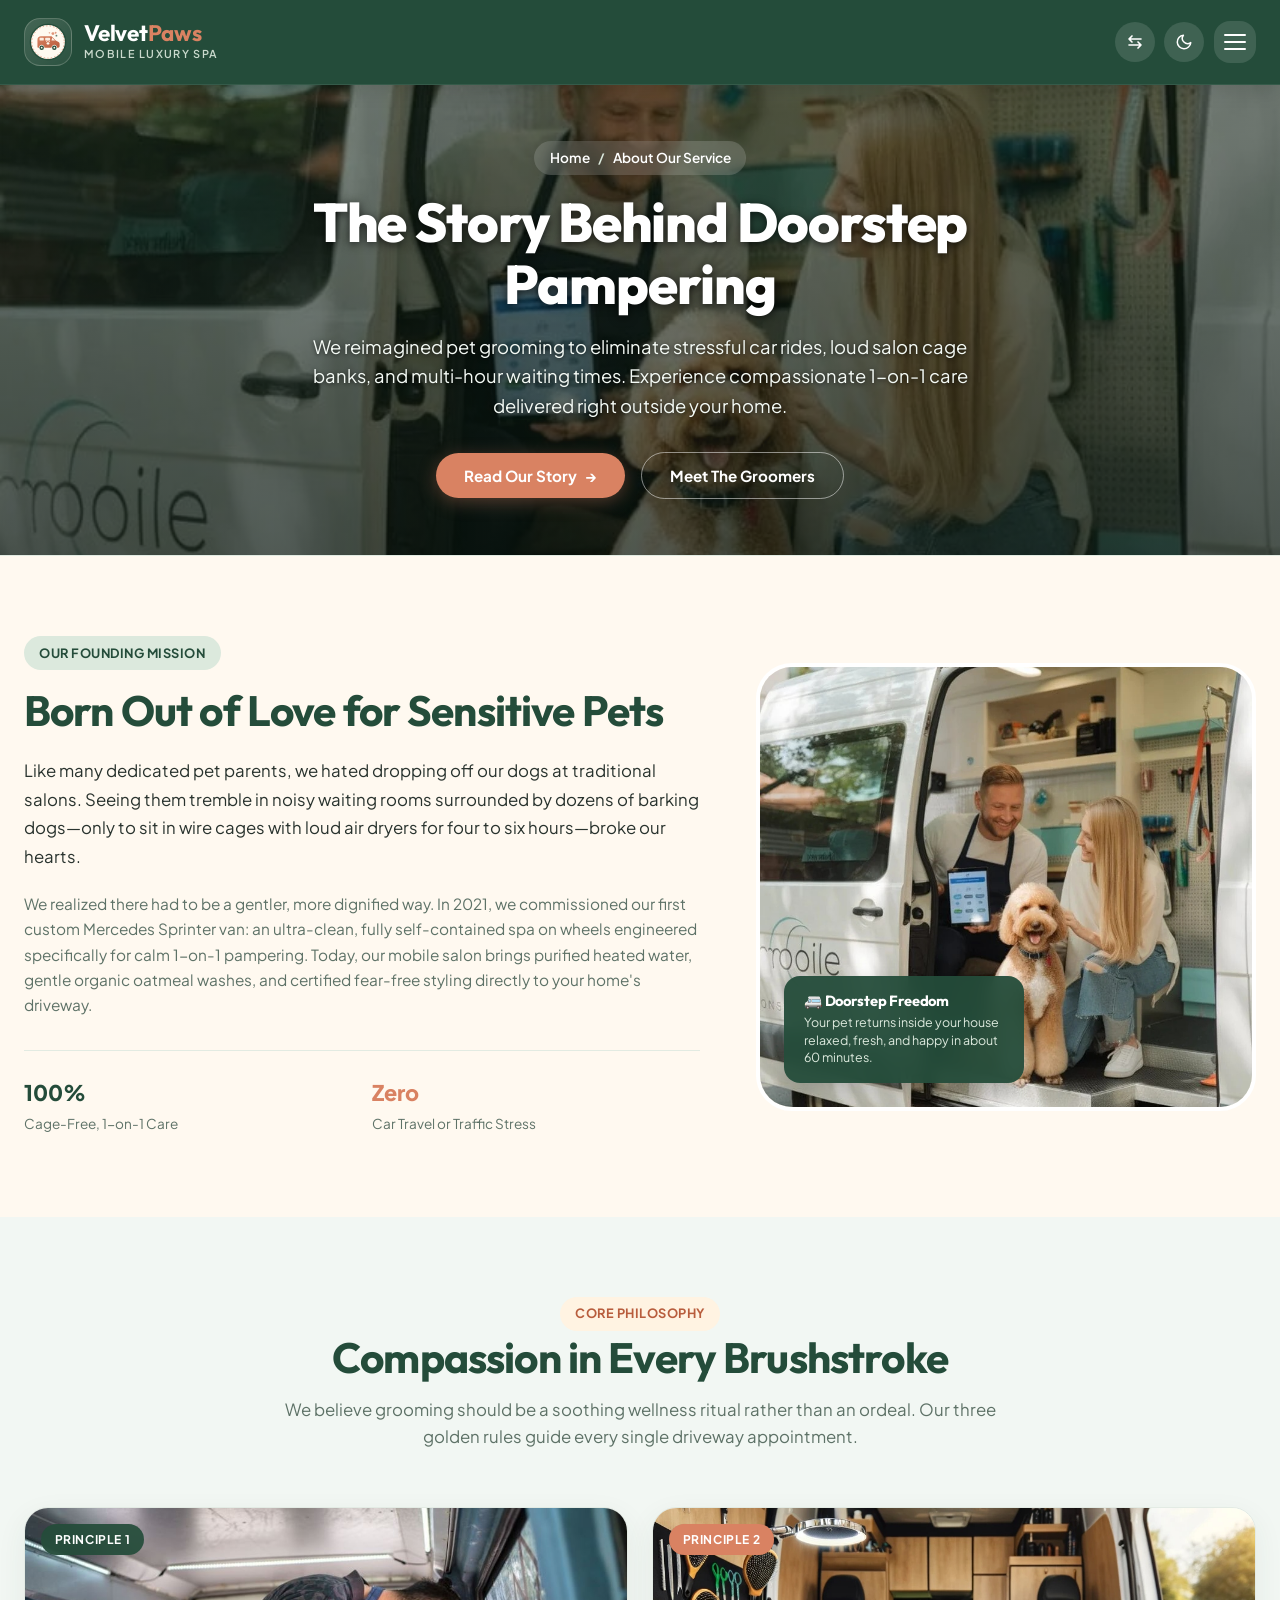
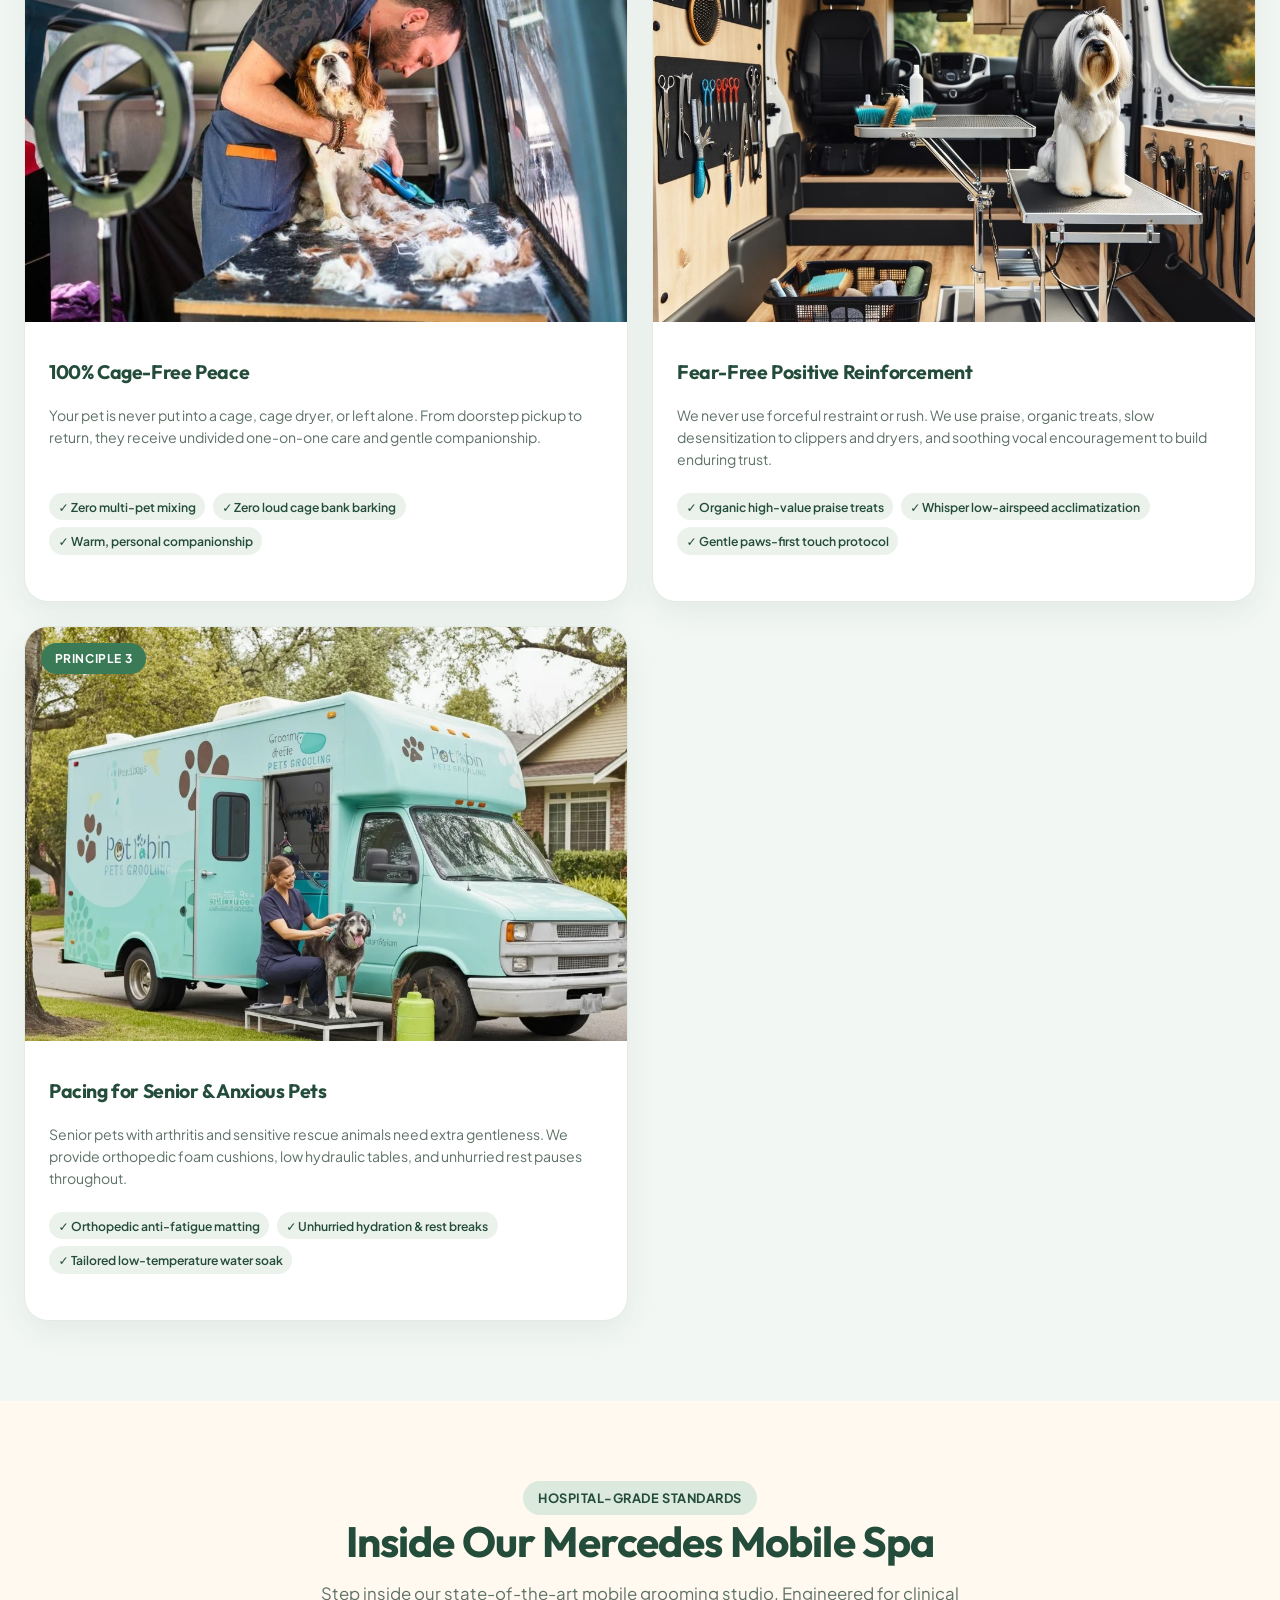
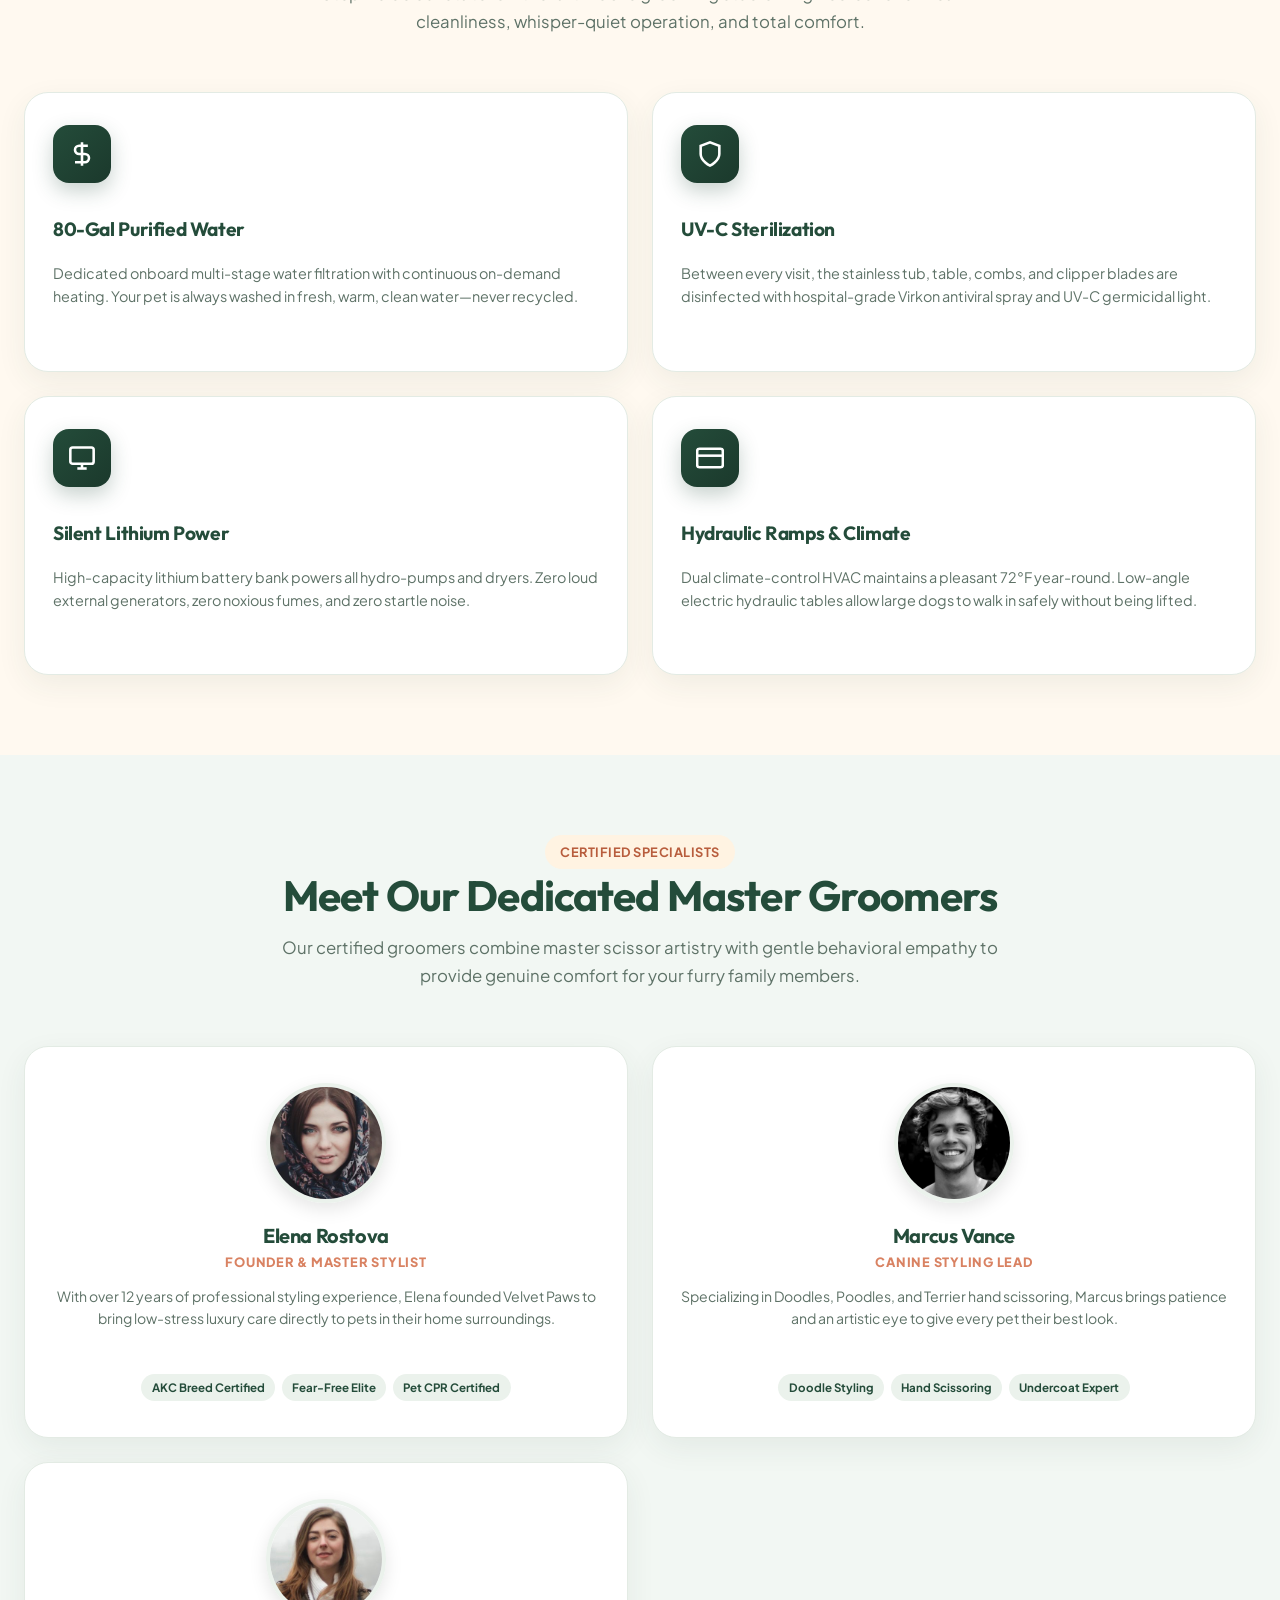
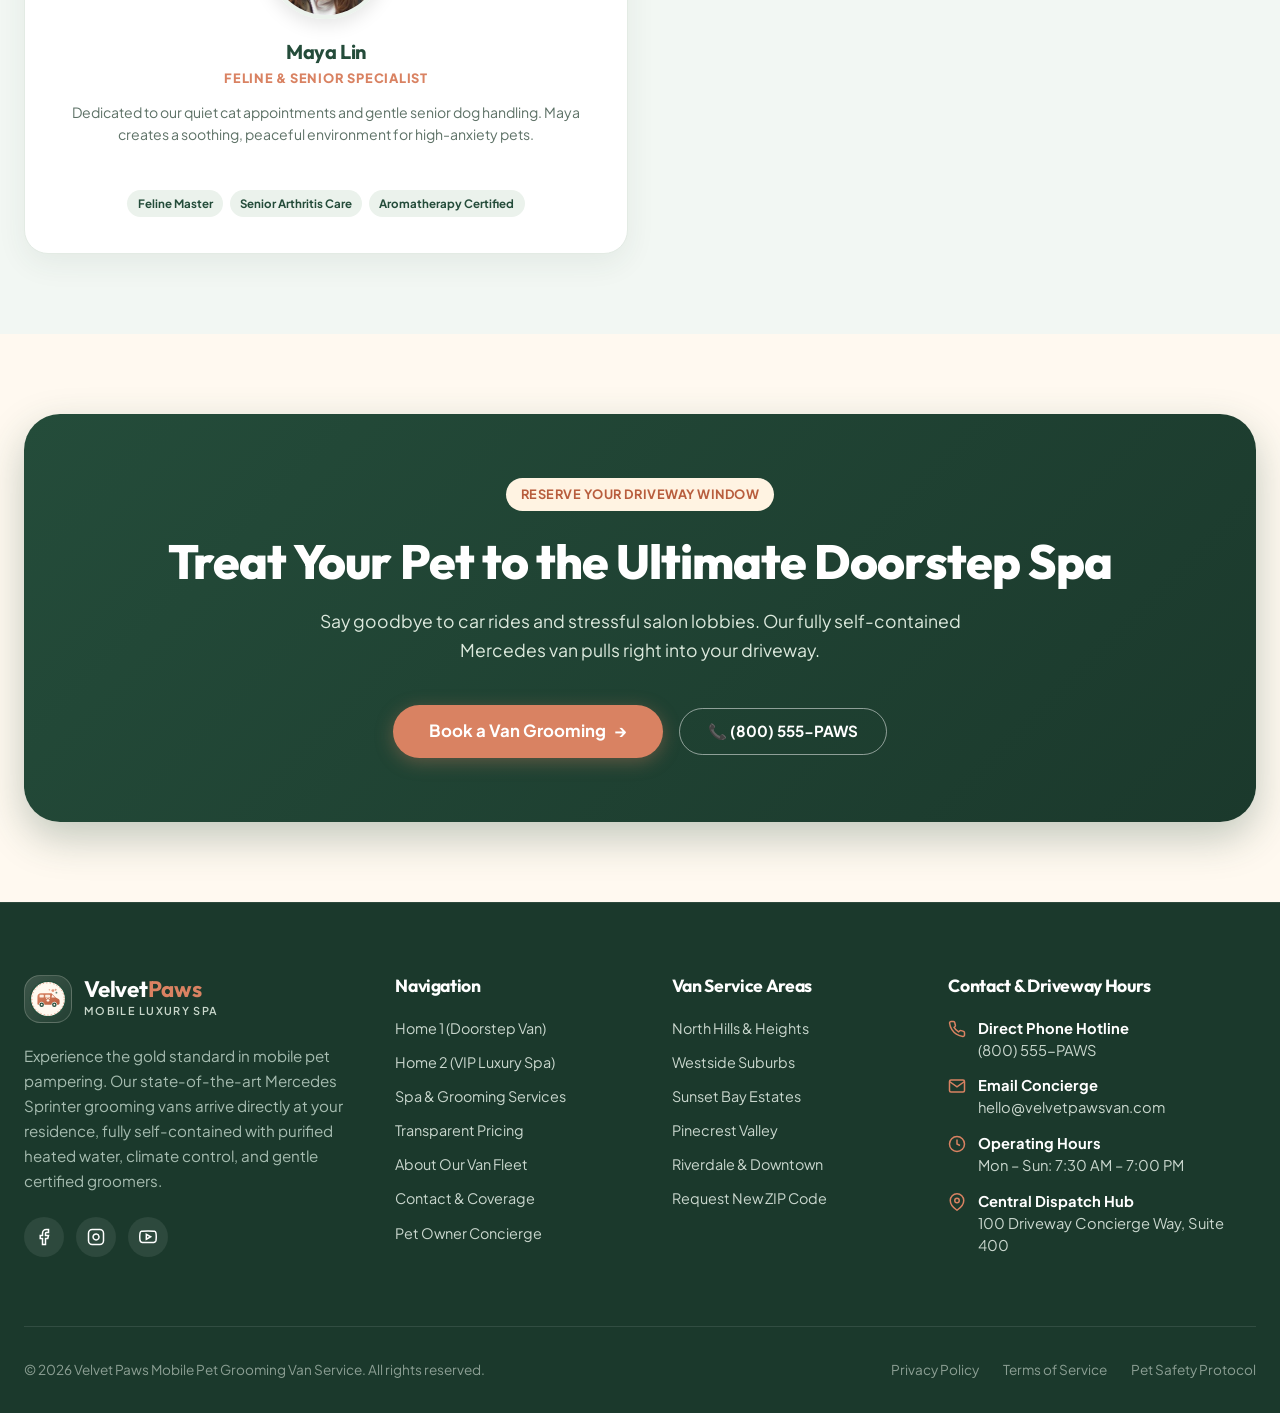
<file: about.html>
<!DOCTYPE html>
<html lang="en" data-theme="light" dir="ltr">
<head>
  <meta charset="UTF-8">
  <meta name="viewport" content="width=device-width, initial-scale=1.0, maximum-scale=5.0">
  <title>About Us | Velvet Paws Mobile Pet Grooming Van Service</title>
  <meta name="description" content="Learn about Velvet Paws, our compassionate doorstep grooming philosophy, custom Mercedes Sprinter spa van, and certified fear-free groomers dedicated to stress-free pet care.">
  
  <!-- Favicon -->
  <link rel="icon" type="image/svg+xml" href="assets/images/favicon.svg">

  <!-- Immediate Theme & Direction Script to Prevent FOUC -->
  <script>
    (function() {
      try {
        var savedTheme = localStorage.getItem('paw_grooming_theme') || 'light';
        var savedDir = localStorage.getItem('paw_grooming_dir') || 'ltr';
        document.documentElement.setAttribute('data-theme', savedTheme);
        document.documentElement.setAttribute('dir', savedDir);
      } catch (e) {}
    })();
  </script>

  <!-- Google Fonts: Strictly 2 Font Families Max (Outfit + Plus Jakarta Sans) -->
  <link rel="preconnect" href="https://fonts.googleapis.com">
  <link rel="preconnect" href="https://fonts.gstatic.com" crossorigin>
  <link href="https://fonts.googleapis.com/css2?family=Outfit:wght@400;500;600;700;800&family=Plus+Jakarta+Sans:wght@300;400;500;600;700;800&display=swap" rel="stylesheet">

  <!-- Stylesheet -->
  <link rel="stylesheet" href="assets/css/style.css">
</head>
<body>

  <!-- Attractive Luxury Pet Van Page Preloader -->
  <div id="page-preloader" class="page-preloader" aria-hidden="true">
    <div class="preloader-content">
      <div class="preloader-van-wrap">
        <div class="preloader-pulse-ring"></div>
        <div class="preloader-icon-box">
          <svg class="preloader-svg" viewBox="0 0 24 24" fill="none" stroke="currentColor" stroke-width="1.8" stroke-linecap="round" stroke-linejoin="round">
            <path d="M5 18H3c-1.1 0-2-.9-2-2V8c0-1.1.9-2 2-2h12v12H5z"></path>
            <path d="M15 9h4.6a2 2 0 0 1 1.8 1.1L23 14v2c0 1.1-.9 2-2 2h-2"></path>
            <circle cx="7" cy="18" r="2.5"></circle>
            <circle cx="17" cy="18" r="2.5"></circle>
            <circle class="preloader-bubble bubble-1" cx="12" cy="4" r="1.5" fill="currentColor"></circle>
            <circle class="preloader-bubble bubble-2" cx="15" cy="2" r="1" fill="currentColor"></circle>
          </svg>
        </div>
      </div>
      <div class="preloader-brand">
        <span class="preloader-title">Velvet<span>Van</span></span>
        <span class="preloader-subtitle">Luxury Mobile Pet Spa</span>
      </div>
      <div class="preloader-progress-track">
        <div class="preloader-progress-bar"></div>
      </div>
    </div>
  </div>

  <!-- ==========================================================================
       SITE HEADER & NAVBAR (Sticky Top Navbar - Zero Announcement Bar)
       ========================================================================== -->
  <header class="site-header" id="site-header">
    <div class="container">
      <nav class="navbar" aria-label="Main Navigation">
        
        <!-- Brand Logo -->
        <a href="index.html" class="brand-logo" id="main-brand-logo" aria-label="Velvet Paws Mobile Pet Grooming Homepage">
          <div class="brand-emblem-box" aria-hidden="true">
            <img src="assets/images/logo.svg" alt="Velvet Paws Logo Emblem" width="40" height="40">
          </div>
          <div class="brand-text">
            <span class="brand-name">Velvet<span>Paws</span></span>
            <span class="brand-tagline">MOBILE LUXURY SPA</span>
          </div>
        </a>

        <!-- Desktop Navigation Menu (Visible only above 1366px) -->
        <ul class="nav-menu" id="desktop-nav-menu">
          <li class="nav-item nav-item-dropdown">
            <a href="index.html" class="nav-link" id="nav-home-link" aria-haspopup="true" aria-expanded="false">
              Home
              <svg class="dropdown-arrow" width="12" height="12" viewBox="0 0 24 24" fill="none" stroke="currentColor" stroke-width="2.5">
                <polyline points="6 9 12 15 18 9"></polyline>
              </svg>
            </a>
            <div class="dropdown-menu" aria-label="Home Variations">
              <a href="index.html" class="dropdown-link">Home 1 (Van At Doorstep)</a>
              <a href="home-2.html" class="dropdown-link">Home 2 (Pet Care Experience)</a>
            </div>
          </li>
          <li class="nav-item">
            <a href="services.html" class="nav-link" id="nav-services-link">Services</a>
          </li>
          <li class="nav-item">
            <a href="pricing.html" class="nav-link" id="nav-pricing-link">Pricing</a>
          </li>
          <li class="nav-item">
            <a href="about.html" class="nav-link active" id="nav-about-link">About</a>
          </li>
          <li class="nav-item">
            <a href="contact.html" class="nav-link" id="nav-contact-link">Contact</a>
          </li>
          <li class="nav-item">
            <a href="dashboard.html" class="nav-link" id="nav-dashboard-link">Dashboard</a>
          </li>
        </ul>

        <!-- Action Controls: RTL, Theme, Login, Book CTA & Hamburger -->
        <div class="nav-actions">
          
          <!-- RTL / LTR Toggle Button -->
          <button class="nav-circle-btn" id="rtl-toggle" data-action="toggle-rtl" title="Switch RTL/LTR" aria-label="Toggle Direction">
            <svg class="icon-arrow-flip" width="18" height="18" viewBox="0 0 24 24" fill="none" stroke="currentColor" stroke-width="2.2" stroke-linecap="round" stroke-linejoin="round">
              <path d="M4 8h16M4 8l4-4M4 8l4 4M20 16H4m16 0l-4-4m4 4l-4 4"></path>
            </svg>
          </button>

          <!-- Light / Dark Theme Toggle Button -->
          <button class="nav-circle-btn" id="theme-toggle" data-action="toggle-theme" title="Switch Theme" aria-label="Toggle Theme">
            <svg width="18" height="18" viewBox="0 0 24 24" fill="none" stroke="currentColor" stroke-width="2" stroke-linecap="round" stroke-linejoin="round">
              <path d="M21 12.79A9 9 0 1 1 11.21 3 7 7 0 0 0 21 12.79z"></path>
            </svg>
          </button>

          <!-- Login Button -->
          <a href="login.html" class="nav-pill-btn nav-login-btn hide-on-tablet" id="nav-login-btn">
            <svg width="15" height="15" viewBox="0 0 24 24" fill="none" stroke="currentColor" stroke-width="2.2">
              <path d="M20 21v-2a4 4 0 0 0-4-4H8a4 4 0 0 0-4 4v2"></path>
              <circle cx="12" cy="7" r="4"></circle>
            </svg>
            Login
          </a>

          <!-- Book Van Visit CTA Button -->
          <a href="services.html#booking-form" class="nav-pill-btn hide-on-tablet" id="nav-book-btn">
            Book Van Visit
          </a>

          <!-- Hamburger Button (Displayed on <= 1366px including iPad & iPad Pro) -->
          <button class="hamburger-btn" id="hamburger-btn" aria-label="Toggle Navigation Menu" aria-expanded="false" aria-controls="mobile-drawer">
            <span></span>
            <span></span>
            <span></span>
          </button>

        </div>

      </nav>
    </div>
  </header>

  <!-- ==========================================================================
       RESPONSIVE SLIDE-OVER DRAWER (Active on Mobile, Tablets, iPad & iPad Pro)
       ========================================================================== -->
  <div class="drawer-backdrop" id="drawer-backdrop" aria-hidden="true"></div>

  <aside class="mobile-drawer" id="mobile-drawer" aria-label="Mobile Navigation Drawer" aria-hidden="true">
    <div class="drawer-header">
      <a href="index.html" class="brand-logo" aria-label="Velvet Paws Homepage">
        <div class="brand-emblem-box">
          <img src="assets/images/logo.svg" alt="Velvet Paws Emblem" width="34" height="34">
        </div>
        <div class="brand-text">
          <span class="brand-name">Velvet<span>Paws</span></span>
          <span class="brand-tagline">MOBILE LUXURY SPA</span>
        </div>
      </a>
      <button class="drawer-close-btn" id="drawer-close-btn" aria-label="Close navigation menu">
        <svg width="22" height="22" viewBox="0 0 24 24" fill="none" stroke="currentColor" stroke-width="2.2">
          <line x1="18" y1="6" x2="6" y2="18"></line>
          <line x1="6" y1="6" x2="18" y2="18"></line>
        </svg>
      </button>
    </div>

    <!-- Quick Mode Controls in Drawer -->
    <div class="drawer-quick-controls">
      <button class="drawer-icon-btn" data-action="toggle-theme" id="drawer-theme-toggle" aria-label="Toggle Theme" title="Toggle Theme">
        <svg width="18" height="18" viewBox="0 0 24 24" fill="none" stroke="currentColor" stroke-width="2">
          <path d="M21 12.79A9 9 0 1 1 11.21 3 7 7 0 0 0 21 12.79z"></path>
        </svg>
      </button>

      <button class="drawer-icon-btn" data-action="toggle-rtl" id="drawer-rtl-toggle" aria-label="Toggle Direction" title="Toggle Direction">
        <svg class="icon-arrow-flip" width="18" height="18" viewBox="0 0 24 24" fill="none" stroke="currentColor" stroke-width="2">
          <path d="M4 8h16M4 8l4-4M4 8l4 4M20 16H4m16 0l-4-4m4 4l-4 4"></path>
        </svg>
      </button>
    </div>

    <!-- Drawer Navigation Links -->
    <div class="drawer-body">
      <nav class="drawer-menu">
        <a href="index.html" class="drawer-link">
          <span>Home</span>
          <svg width="14" height="14" viewBox="0 0 24 24" fill="none" stroke="currentColor" stroke-width="2"><polyline points="9 18 15 12 9 6"></polyline></svg>
        </a>
        <div class="drawer-subgroup">
          <a href="index.html" class="drawer-sublink">• Home 1 (Van At Doorstep)</a>
          <a href="home-2.html" class="drawer-sublink">• Home 2 (Pet Care Experience)</a>
        </div>
        <a href="services.html" class="drawer-link">
          <span>Services</span>
          <svg width="14" height="14" viewBox="0 0 24 24" fill="none" stroke="currentColor" stroke-width="2"><polyline points="9 18 15 12 9 6"></polyline></svg>
        </a>
        <a href="pricing.html" class="drawer-link">
          <span>Pricing</span>
          <svg width="14" height="14" viewBox="0 0 24 24" fill="none" stroke="currentColor" stroke-width="2"><polyline points="9 18 15 12 9 6"></polyline></svg>
        </a>
        <a href="about.html" class="drawer-link active">
          <span>About</span>
          <svg width="14" height="14" viewBox="0 0 24 24" fill="none" stroke="currentColor" stroke-width="2"><polyline points="9 18 15 12 9 6"></polyline></svg>
        </a>
        <a href="contact.html" class="drawer-link">
          <span>Contact</span>
          <svg width="14" height="14" viewBox="0 0 24 24" fill="none" stroke="currentColor" stroke-width="2"><polyline points="9 18 15 12 9 6"></polyline></svg>
        </a>
        <a href="dashboard.html" class="drawer-link">
          <span>Dashboard</span>
          <svg width="14" height="14" viewBox="0 0 24 24" fill="none" stroke="currentColor" stroke-width="2"><polyline points="9 18 15 12 9 6"></polyline></svg>
        </a>
      </nav>
    </div>

    <!-- Drawer Footer Actions -->
    <div class="drawer-footer">
      <div class="drawer-action-row">
        <a href="login.html" class="btn btn-outline btn-pill" style="padding: 0.65rem 1rem; font-size: 0.88rem;">
          <svg width="15" height="15" viewBox="0 0 24 24" fill="none" stroke="currentColor" stroke-width="2.2"><path d="M20 21v-2a4 4 0 0 0-4-4H8a4 4 0 0 0-4 4v2"></path><circle cx="12" cy="7" r="4"></circle></svg>
          Login
        </a>
        <a href="services.html#booking-form" class="btn btn-primary btn-pill" style="padding: 0.65rem 1rem; font-size: 0.88rem;">
          Book Van
        </a>
      </div>

      <div class="drawer-van-callout">
        <h5>🚐 Dedicated 1-on-1 Care</h5>
        <p>No noisy cage banks or car-ride stress. Complete luxury spa pampering right in your driveway.</p>
      </div>
    </div>
  </aside>

  <!-- ==========================================================================
       MAIN CONTENT CONTAINER
       ========================================================================== -->
  <main id="main-content">

    <!-- ==========================================================================
         SECTION 1 — HERO INTRODUCING THE MOBILE GROOMING SERVICE (380px UNIFORM HEIGHT)
         ========================================================================== -->
    <section class="page-hero-header" id="about-hero">
      <img src="assets/images/user/user_attach5_van_mission.jpg" alt="Attentive happy dog enjoying warm doorstep care" class="page-hero-bg" width="1400" height="380" loading="eager">
      <div class="page-hero-overlay"></div>

      <div class="container">
        <div class="page-hero-content">
          
          <div class="page-breadcrumbs">
            <a href="index.html">Home</a>
            <span>/</span>
            <span style="color: #FFFFFF;">About Our Service</span>
          </div>

          <h1 class="page-hero-title">
            The Story Behind Doorstep Pampering
          </h1>

          <p class="page-hero-desc">
            We reimagined pet grooming to eliminate stressful car rides, loud salon cage banks, and multi-hour waiting times. Experience compassionate 1-on-1 care delivered right outside your home.
          </p>

          <div style="display: flex; align-items: center; justify-content: center; gap: 1rem; flex-wrap: wrap;">
            <a href="#our-story" class="btn btn-primary btn-pill">
              <span>Read Our Story</span>
              <span>&rarr;</span>
            </a>
            <a href="#team" class="btn btn-outline btn-pill btn-outline-white">
              <span>Meet The Groomers</span>
            </a>
          </div>

        </div>
      </div>
    </section>

    <!-- ==========================================================================
         SECTION 2 — OUR STORY & WHY DOORSTEP GROOMING IS CONVENIENT
         ========================================================================== -->
    <section class="section" id="our-story">
      <div class="container">
        
        <div class="about-story-grid">
          
          <!-- Left: Narrative -->
          <div>
            <span class="pill-badge">OUR FOUNDING MISSION</span>
            <h2 class="section-title" style="margin-top: 0.85rem; margin-bottom: 1.25rem;">
              Born Out of Love for Sensitive Pets
            </h2>
            <p style="font-size: 1.05rem; line-height: 1.7; color: var(--text-main); margin-bottom: 1.25rem;">
              Like many dedicated pet parents, we hated dropping off our dogs at traditional salons. Seeing them tremble in noisy waiting rooms surrounded by dozens of barking dogs—only to sit in wire cages with loud air dryers for four to six hours—broke our hearts.
            </p>
            <p style="font-size: 0.96rem; line-height: 1.65; color: var(--text-muted); margin-bottom: 1.5rem;">
              We realized there had to be a gentler, more dignified way. In 2021, we commissioned our first custom Mercedes Sprinter van: an ultra-clean, fully self-contained spa on wheels engineered specifically for calm 1-on-1 pampering. Today, our mobile salon brings purified heated water, gentle organic oatmeal washes, and certified fear-free styling directly to your home's driveway.
            </p>

            <div style="display: grid; grid-template-columns: 1fr 1fr; gap: 1.25rem; margin-top: 2rem; border-top: 1px solid var(--border-color); padding-top: 1.5rem;">
              <div>
                <strong style="font-size: 1.35rem; color: var(--brand-forest); display: block; font-weight: 800;">100%</strong>
                <span style="font-size: 0.85rem; color: var(--text-muted);">Cage-Free, 1-on-1 Care</span>
              </div>
              <div>
                <strong style="font-size: 1.35rem; color: var(--brand-terracotta); display: block; font-weight: 800;">Zero</strong>
                <span style="font-size: 0.85rem; color: var(--text-muted);">Car Travel or Traffic Stress</span>
              </div>
            </div>
          </div>

          <!-- Right: Visual Media Box -->
          <div>
            <div class="story-media-box">
              <img src="assets/images/user/user_attach5_van_mission.jpg" alt="Velvet Paws mobile grooming Mercedes Sprinter van doorstep visit with happy dog and owner" width="600" height="440" loading="lazy">
              
              <div class="story-badge-floating">
                <h5>🚐 Doorstep Freedom</h5>
                <p>Your pet returns inside your house relaxed, fresh, and happy in about 60 minutes.</p>
              </div>
            </div>
          </div>

        </div>

      </div>
    </section>

    <!-- ==========================================================================
         SECTION 3 — GROOMING PHILOSOPHY & GENTLE PET HANDLING
         ========================================================================== -->
    <section class="section section-alt" id="philosophy">
      <div class="container">
        
        <div class="section-header">
          <span class="pill-badge terracotta">CORE PHILOSOPHY</span>
          <h2 class="section-title">Compassion in Every Brushstroke</h2>
          <p class="section-subtitle">
            We believe grooming should be a soothing wellness ritual rather than an ordeal. Our three golden rules guide every single driveway appointment.
          </p>
        </div>

        <div class="card-grid-3">
          
          <!-- Pillar 1 -->
          <article class="pet-card">
            <div class="pet-card-media">
              <img src="assets/images/user/user_about_card1_spaniel.jpg" alt="Gentle groomer caring for spaniel dog inside mobile van" width="400" height="260" loading="lazy">
              <span class="pet-card-tag">Principle 1</span>
            </div>
            <div class="pet-card-body">
              <h3 class="pet-card-title">100% Cage-Free Peace</h3>
              <p class="pet-card-text">
                Your pet is never put into a cage, cage dryer, or left alone. From doorstep pickup to return, they receive undivided one-on-one care and gentle companionship.
              </p>
              <div class="pet-card-perks">
                <span class="pet-perk-item">✓ Zero multi-pet mixing</span>
                <span class="pet-perk-item">✓ Zero loud cage bank barking</span>
                <span class="pet-perk-item">✓ Warm, personal companionship</span>
              </div>
            </div>
          </article>

          <!-- Pillar 2 -->
          <article class="pet-card">
            <div class="pet-card-media">
              <img src="assets/images/user/user_about_card2_interior.jpg" alt="Luxury mobile grooming van interior with dog on grooming table" width="400" height="260" loading="lazy">
              <span class="pet-card-tag" style="background-color: var(--brand-terracotta);">Principle 2</span>
            </div>
            <div class="pet-card-body">
              <h3 class="pet-card-title">Fear-Free Positive Reinforcement</h3>
              <p class="pet-card-text">
                We never use forceful restraint or rush. We use praise, organic treats, slow desensitization to clippers and dryers, and soothing vocal encouragement to build enduring trust.
              </p>
              <div class="pet-card-perks">
                <span class="pet-perk-item">✓ Organic high-value praise treats</span>
                <span class="pet-perk-item">✓ Whisper low-airspeed acclimatization</span>
                <span class="pet-perk-item">✓ Gentle paws-first touch protocol</span>
              </div>
            </div>
          </article>

          <!-- Pillar 3 -->
          <article class="pet-card">
            <div class="pet-card-media">
              <img src="assets/images/user/user_about_card3_driveway_van.jpg" alt="Teal mobile pet grooming van parked in driveway with groomer and dog" width="400" height="260" loading="lazy">
              <span class="pet-card-tag" style="background-color: #3B7A57;">Principle 3</span>
            </div>
            <div class="pet-card-body">
              <h3 class="pet-card-title">Pacing for Senior &amp; Anxious Pets</h3>
              <p class="pet-card-text">
                Senior pets with arthritis and sensitive rescue animals need extra gentleness. We provide orthopedic foam cushions, low hydraulic tables, and unhurried rest pauses throughout.
              </p>
              <div class="pet-card-perks">
                <span class="pet-perk-item">✓ Orthopedic anti-fatigue matting</span>
                <span class="pet-perk-item">✓ Unhurried hydration &amp; rest breaks</span>
                <span class="pet-perk-item">✓ Tailored low-temperature water soak</span>
              </div>
            </div>
          </article>

        </div>

      </div>
    </section>

    <!-- ==========================================================================
         SECTION 4 — GROOMING VAN, EQUIPMENT & HYGIENE PRACTICES
         ========================================================================== -->
    <section class="section" id="van-equipment">
      <div class="container">
        
        <div class="section-header">
          <span class="pill-badge">HOSPITAL-GRADE STANDARDS</span>
          <h2 class="section-title">Inside Our Mercedes Mobile Spa</h2>
          <p class="section-subtitle">
            Step inside our state-of-the-art mobile grooming studio. Engineered for clinical cleanliness, whisper-quiet operation, and total comfort.
          </p>
        </div>

        <div class="services-grid-4">
          
          <div class="process-pillar-card">
            <div class="process-icon-box">
              <svg width="28" height="28" viewBox="0 0 24 24" fill="none" stroke="currentColor" stroke-width="2.2">
                <path d="M12 2v20M17 5H9.5a3.5 3.5 0 0 0 0 7h5a3.5 3.5 0 0 1 0 7H6"></path>
              </svg>
            </div>
            <h3 class="process-pillar-title">80-Gal Purified Water</h3>
            <p class="process-pillar-desc">
              Dedicated onboard multi-stage water filtration with continuous on-demand heating. Your pet is always washed in fresh, warm, clean water—never recycled.
            </p>
          </div>

          <div class="process-pillar-card">
            <div class="process-icon-box">
              <svg width="28" height="28" viewBox="0 0 24 24" fill="none" stroke="currentColor" stroke-width="2.2">
                <path d="M12 22s8-4 8-10V5l-8-3-8 3v7c0 6 8 10 8 10z"></path>
              </svg>
            </div>
            <h3 class="process-pillar-title">UV-C Sterilization</h3>
            <p class="process-pillar-desc">
              Between every visit, the stainless tub, table, combs, and clipper blades are disinfected with hospital-grade Virkon antiviral spray and UV-C germicidal light.
            </p>
          </div>

          <div class="process-pillar-card">
            <div class="process-icon-box">
              <svg width="28" height="28" viewBox="0 0 24 24" fill="none" stroke="currentColor" stroke-width="2.2">
                <rect x="2" y="3" width="20" height="14" rx="2" ry="2"></rect>
                <line x1="8" y1="21" x2="16" y2="21"></line>
                <line x1="12" y1="17" x2="12" y2="21"></line>
              </svg>
            </div>
            <h3 class="process-pillar-title">Silent Lithium Power</h3>
            <p class="process-pillar-desc">
              High-capacity lithium battery bank powers all hydro-pumps and dryers. Zero loud external generators, zero noxious fumes, and zero startle noise.
            </p>
          </div>

          <div class="process-pillar-card">
            <div class="process-icon-box">
              <svg width="28" height="28" viewBox="0 0 24 24" fill="none" stroke="currentColor" stroke-width="2.2">
                <rect x="1" y="4" width="22" height="16" rx="2" ry="2"></rect>
                <line x1="1" y1="10" x2="23" y2="10"></line>
              </svg>
            </div>
            <h3 class="process-pillar-title">Hydraulic Ramps &amp; Climate</h3>
            <p class="process-pillar-desc">
              Dual climate-control HVAC maintains a pleasant 72°F year-round. Low-angle electric hydraulic tables allow large dogs to walk in safely without being lifted.
            </p>
          </div>

        </div>

      </div>
    </section>

    <!-- ==========================================================================
         SECTION 5 — MEET THE GROOMER OR TEAM
         Strictly Max 2 Cards on iPad / iPad Pro • Equal Height Cards
         ========================================================================== -->
    <section class="section section-alt" id="team">
      <div class="container">
        
        <div class="section-header">
          <span class="pill-badge terracotta">CERTIFIED SPECIALISTS</span>
          <h2 class="section-title">Meet Our Dedicated Master Groomers</h2>
          <p class="section-subtitle">
            Our certified groomers combine master scissor artistry with gentle behavioral empathy to provide genuine comfort for your furry family members.
          </p>
        </div>

        <div class="team-grid-3">
          
          <!-- Team 1 -->
          <article class="team-card">
            <div class="team-avatar-box">
              <img src="assets/images/avatar_elena.jpg" alt="Elena Rostova, Master Groomer & Founder" width="120" height="120" loading="lazy">
            </div>
            <h3 class="team-name">Elena Rostova</h3>
            <span class="team-role">Founder &amp; Master Stylist</span>
            <p class="team-bio">
              With over 12 years of professional styling experience, Elena founded Velvet Paws to bring low-stress luxury care directly to pets in their home surroundings.
            </p>
            <div class="team-tags">
              <span class="team-tag">AKC Breed Certified</span>
              <span class="team-tag">Fear-Free Elite</span>
              <span class="team-tag">Pet CPR Certified</span>
            </div>
          </article>

          <!-- Team 2 -->
          <article class="team-card">
            <div class="team-avatar-box">
              <img src="assets/images/avatar_marcus.jpg" alt="Marcus Vance, Canine Breed & Scissor Lead" width="120" height="120" loading="lazy">
            </div>
            <h3 class="team-name">Marcus Vance</h3>
            <span class="team-role">Canine Styling Lead</span>
            <p class="team-bio">
              Specializing in Doodles, Poodles, and Terrier hand scissoring, Marcus brings patience and an artistic eye to give every pet their best look.
            </p>
            <div class="team-tags">
              <span class="team-tag">Doodle Styling</span>
              <span class="team-tag">Hand Scissoring</span>
              <span class="team-tag">Undercoat Expert</span>
            </div>
          </article>

          <!-- Team 3 -->
          <article class="team-card">
            <div class="team-avatar-box">
              <img src="assets/images/avatar_maya.jpg" alt="Maya Lin, Feline & Senior Pet Specialist" width="120" height="120" loading="lazy">
            </div>
            <h3 class="team-name">Maya Lin</h3>
            <span class="team-role">Feline &amp; Senior Specialist</span>
            <p class="team-bio">
              Dedicated to our quiet cat appointments and gentle senior dog handling. Maya creates a soothing, peaceful environment for high-anxiety pets.
            </p>
            <div class="team-tags">
              <span class="team-tag">Feline Master</span>
              <span class="team-tag">Senior Arthritis Care</span>
              <span class="team-tag">Aromatherapy Certified</span>
            </div>
          </article>

        </div>

      </div>
    </section>

    <!-- ==========================================================================
         SECTION 6 — BOOKING CTA
         ========================================================================== -->
    <section class="section" id="booking-cta">
      <div class="container">
        
        <div style="background: linear-gradient(135deg, var(--brand-forest), var(--brand-forest-dark)); color: #FFFFFF; border-radius: var(--radius-xl); padding: 4rem 2.5rem; text-align: center; box-shadow: 0 16px 40px rgba(36, 76, 58, 0.28);">
          <span class="pill-badge terracotta" style="margin-bottom: 1.25rem;">RESERVE YOUR DRIVEWAY WINDOW</span>
          <h2 style="font-size: clamp(2rem, 4vw, 3rem); color: #FFFFFF; font-weight: 800; margin-bottom: 1rem;">
            Treat Your Pet to the Ultimate Doorstep Spa
          </h2>
          <p style="font-size: 1.1rem; color: var(--brand-sage); max-width: 680px; margin: 0 auto 2.5rem auto; line-height: 1.65;">
            Say goodbye to car rides and stressful salon lobbies. Our fully self-contained Mercedes van pulls right into your driveway.
          </p>

          <div style="display: flex; align-items: center; justify-content: center; gap: 1rem; flex-wrap: wrap;">
            <a href="services.html#booking-form" class="btn btn-primary btn-pill" style="padding: 1rem 2.25rem; font-size: 1.05rem;">
              <span>Book a Van Grooming</span>
              <span>&rarr;</span>
            </a>
            <a href="tel:+18005557297" class="btn btn-outline btn-pill btn-outline-white">
              <span>📞 (800) 555-PAWS</span>
            </a>
          </div>
        </div>

      </div>
    </section>

  </main>

  <!-- ==========================================================================
       SITE FOOTER (Rich Deep Forest Green with Bidirectional Support)
       ========================================================================== -->
  <footer class="site-footer" id="site-footer">
    <div class="container">
            <div class="footer-top-grid">
        
        <!-- Col 1: Brand Info & Bio -->
        <div class="footer-brand">
          <a href="index.html" class="brand-logo" aria-label="Velvet Paws">
            <div class="brand-emblem-box">
              <img src="assets/images/logo.svg" alt="Velvet Paws Emblem" width="38" height="38">
            </div>
            <div class="brand-text">
              <span class="brand-name">Velvet<span>Paws</span></span>
              <span class="brand-tagline">MOBILE LUXURY SPA</span>
            </div>
          </a>
          <p>
            Experience the gold standard in mobile pet pampering. Our state-of-the-art Mercedes Sprinter grooming vans arrive directly at your residence, fully self-contained with purified heated water, climate control, and gentle certified groomers.
          </p>
          <div class="footer-socials">
            <a href="contact.html#social" class="footer-social-btn" aria-label="Facebook">
              <svg width="18" height="18" viewBox="0 0 24 24" fill="none" stroke="currentColor" stroke-width="2"><path d="M18 2h-3a5 5 0 0 0-5 5v3H7v4h3v8h4v-8h3l1-4h-4V7a1 1 0 0 1 1-1h3z"></path></svg>
            </a>
            <a href="contact.html#social" class="footer-social-btn" aria-label="Instagram">
              <svg width="18" height="18" viewBox="0 0 24 24" fill="none" stroke="currentColor" stroke-width="2"><rect x="2" y="2" width="20" height="20" rx="5" ry="5"></rect><path d="M16 11.37A4 4 0 1 1 12.63 8 4 4 0 0 1 16 11.37z"></path><line x1="17.5" y1="6.5" x2="17.51" y2="6.5"></line></svg>
            </a>
            <a href="contact.html#social" class="footer-social-btn" aria-label="YouTube">
              <svg width="18" height="18" viewBox="0 0 24 24" fill="none" stroke="currentColor" stroke-width="2"><path d="M22.54 6.42a2.78 2.78 0 0 0-1.94-2C18.88 4 12 4 12 4s-6.88 0-8.6.46a2.78 2.78 0 0 0-1.94 2A29 29 0 0 0 1 11.75a29 29 0 0 0 .46 5.33A2.78 2.78 0 0 0 3.4 19c1.72.46 8.6.46 8.6.46s6.88 0 8.6-.46a2.78 2.78 0 0 0 1.94-2 29 29 0 0 0 .46-5.25 29 29 0 0 0-.46-5.33z"></path><polygon points="9.75 15.02 15.5 11.75 9.75 8.48 9.75 15.02"></polygon></svg>
            </a>
          </div>
        </div>

        <!-- Col 2: Navigation Links -->
        <div>
          <h5 class="footer-col-title">Navigation</h5>
          <div class="footer-links-list">
            <a href="index.html">Home 1 (Doorstep Van)</a>
            <a href="home-2.html">Home 2 (VIP Luxury Spa)</a>
            <a href="services.html">Spa &amp; Grooming Services</a>
            <a href="pricing.html">Transparent Pricing</a>
            <a href="about.html">About Our Van Fleet</a>
            <a href="contact.html">Contact &amp; Coverage</a>
            <a href="dashboard.html">Pet Owner Concierge</a>
          </div>
        </div>

        <!-- Col 3: Van Service Areas -->
        <div>
          <h5 class="footer-col-title">Van Service Areas</h5>
          <div class="footer-links-list">
            <a href="contact.html#areas">North Hills &amp; Heights</a>
            <a href="contact.html#areas">Westside Suburbs</a>
            <a href="contact.html#areas">Sunset Bay Estates</a>
            <a href="contact.html#areas">Pinecrest Valley</a>
            <a href="contact.html#areas">Riverdale &amp; Downtown</a>
            <a href="contact.html#areas">Request New ZIP Code</a>
          </div>
        </div>

        <!-- Col 4: Helpful Contact Info -->
        <div>
          <h5 class="footer-col-title">Contact &amp; Driveway Hours</h5>
          <div class="footer-contact-item">
            <svg width="18" height="18" viewBox="0 0 24 24" fill="none" stroke="currentColor" stroke-width="2"><path d="M22 16.92v3a2 2 0 0 1-2.18 2 19.79 19.79 0 0 1-8.63-3.07 19.5 19.5 0 0 1-6-6 19.79 19.79 0 0 1-3.07-8.67A2 2 0 0 1 4.11 2h3a2 2 0 0 1 2 1.72 12.84 12.84 0 0 0 .7 2.81 2 2 0 0 1-.45 2.11L8.09 9.91a16 16 0 0 0 6 6l1.27-1.27a2 2 0 0 1 2.11-.45 12.84 12.84 0 0 0 2.81.7A2 2 0 0 1 22 16.92z"></path></svg>
            <div>
              <strong style="display:block; color:#FFFFFF;">Direct Phone Hotline</strong>
              <a href="tel:+18005557297">(800) 555-PAWS</a>
            </div>
          </div>
          <div class="footer-contact-item">
            <svg width="18" height="18" viewBox="0 0 24 24" fill="none" stroke="currentColor" stroke-width="2"><path d="M4 4h16c1.1 0 2 .9 2 2v12c0 1.1-.9 2-2 2H4c-1.1 0-2-.9-2-2V6c0-1.1.9-2 2-2z"></path><polyline points="22,6 12,13 2,6"></polyline></svg>
            <div>
              <strong style="display:block; color:#FFFFFF;">Email Concierge</strong>
              <a href="mailto:hello@velvetpawsvan.com">hello@velvetpawsvan.com</a>
            </div>
          </div>
          <div class="footer-contact-item">
            <svg width="18" height="18" viewBox="0 0 24 24" fill="none" stroke="currentColor" stroke-width="2"><circle cx="12" cy="12" r="10"></circle><polyline points="12 6 12 12 16 14"></polyline></svg>
            <div>
              <strong style="display:block; color:#FFFFFF;">Operating Hours</strong>
              <span>Mon – Sun: 7:30 AM – 7:00 PM</span>
            </div>
          </div>
          <div class="footer-contact-item">
            <svg width="18" height="18" viewBox="0 0 24 24" fill="none" stroke="currentColor" stroke-width="2"><path d="M21 10c0 7-9 13-9 13s-9-6-9-13a9 9 0 0 1 18 0z"></path><circle cx="12" cy="10" r="3"></circle></svg>
            <div>
              <strong style="display:block; color:#FFFFFF;">Central Dispatch Hub</strong>
              <span>100 Driveway Concierge Way, Suite 400</span>
            </div>
          </div>
        </div>

      </div>

      <!-- Footer Bottom Copyright & Direction Switcher -->
      <div class="footer-bottom">
        <div>
          &copy; 2026 Velvet Paws Mobile Pet Grooming Van Service. All rights reserved.
        </div>
        <div class="footer-bottom-links">
          <a href="#privacy">Privacy Policy</a>
          <a href="#terms">Terms of Service</a>
          <a href="#safety">Pet Safety Protocol</a>
        </div>
      </div>
    </div>
  </footer>

  <!-- Main JavaScript File -->
  <script src="assets/js/main.js"></script>

</body>
</html>
</file>
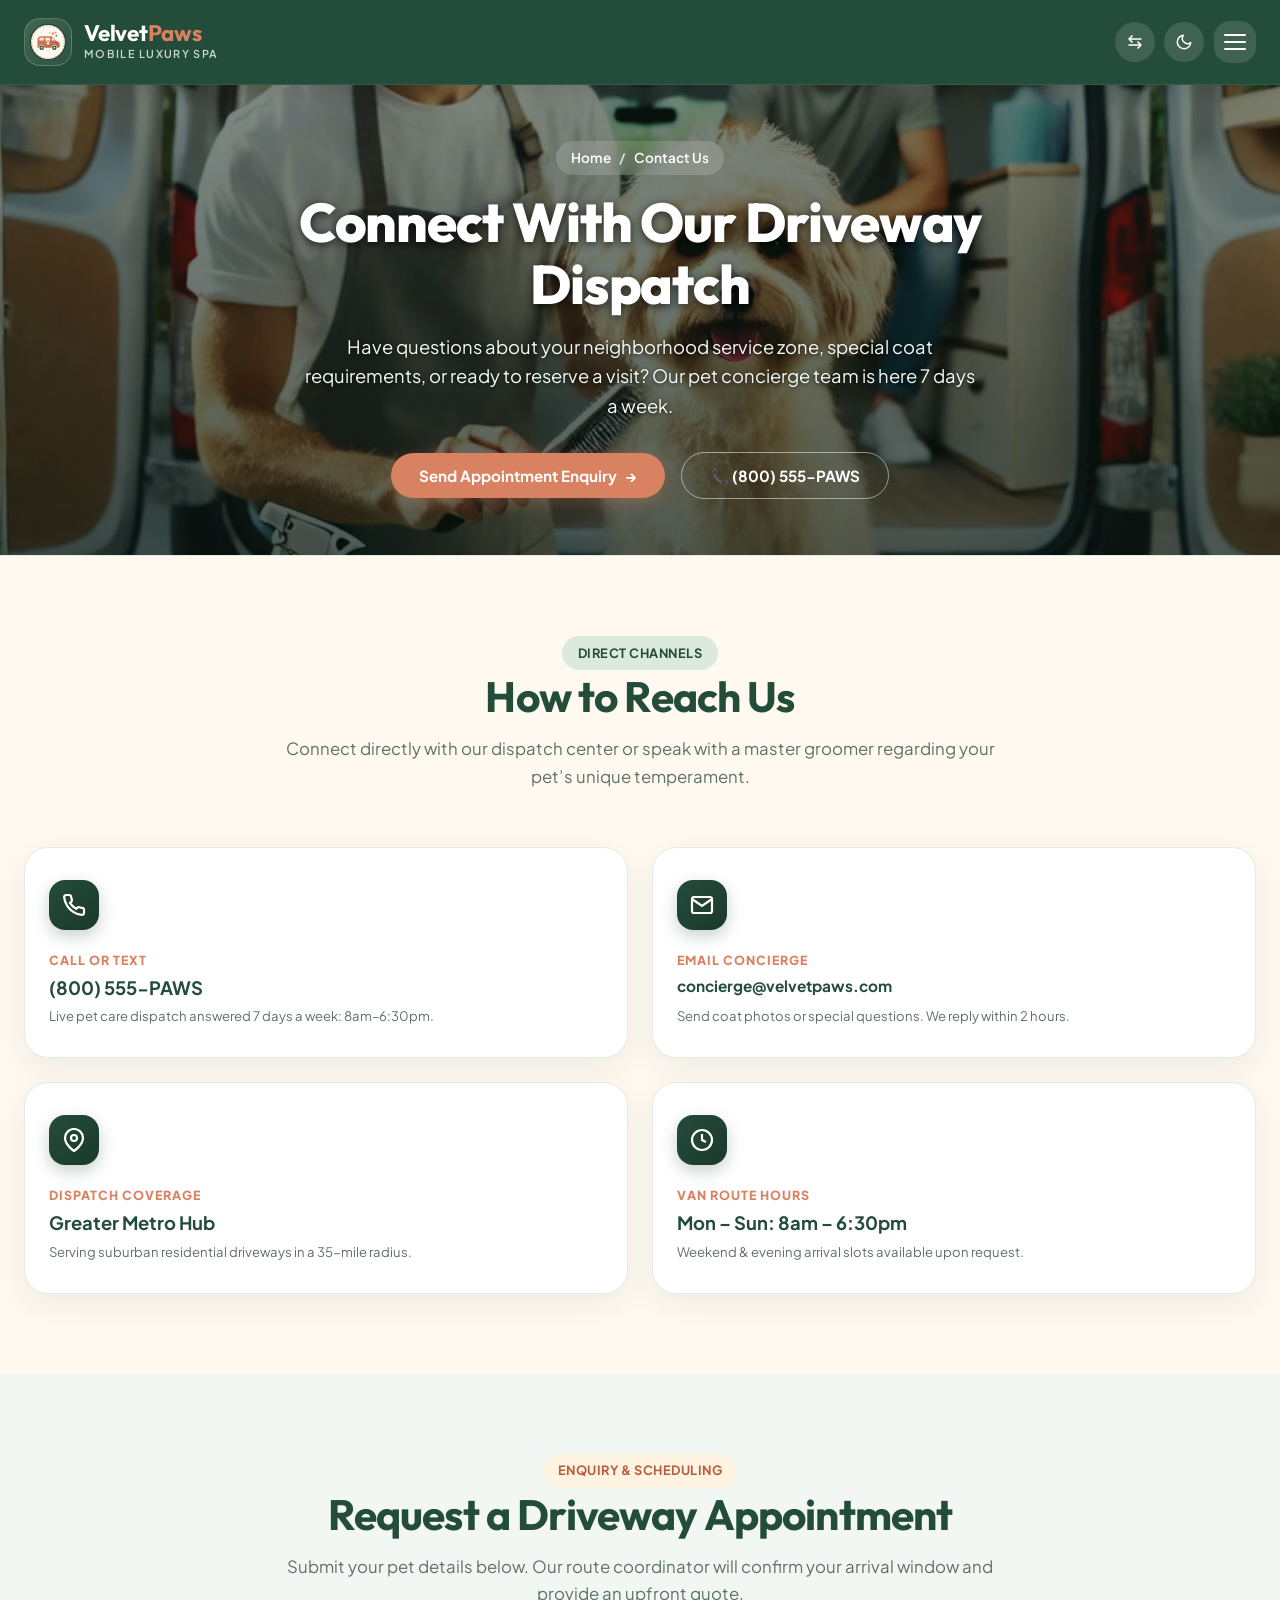
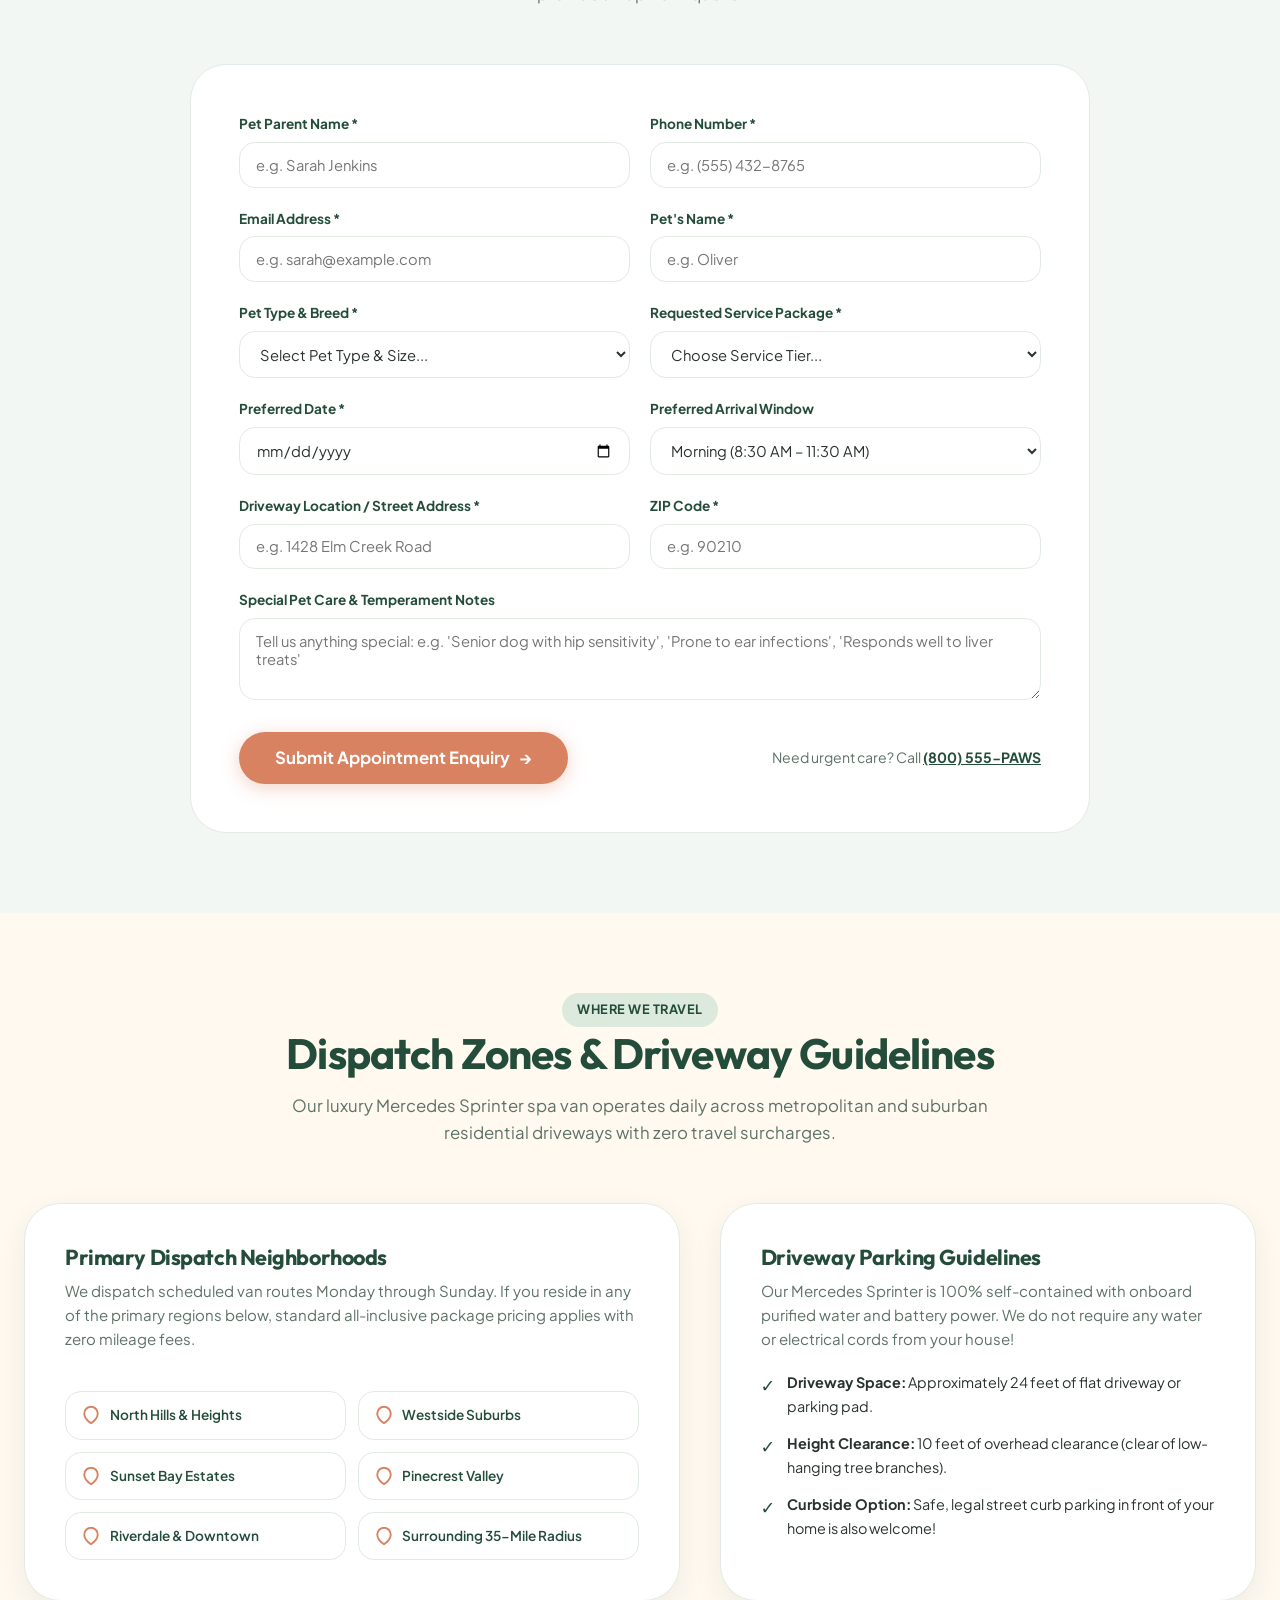
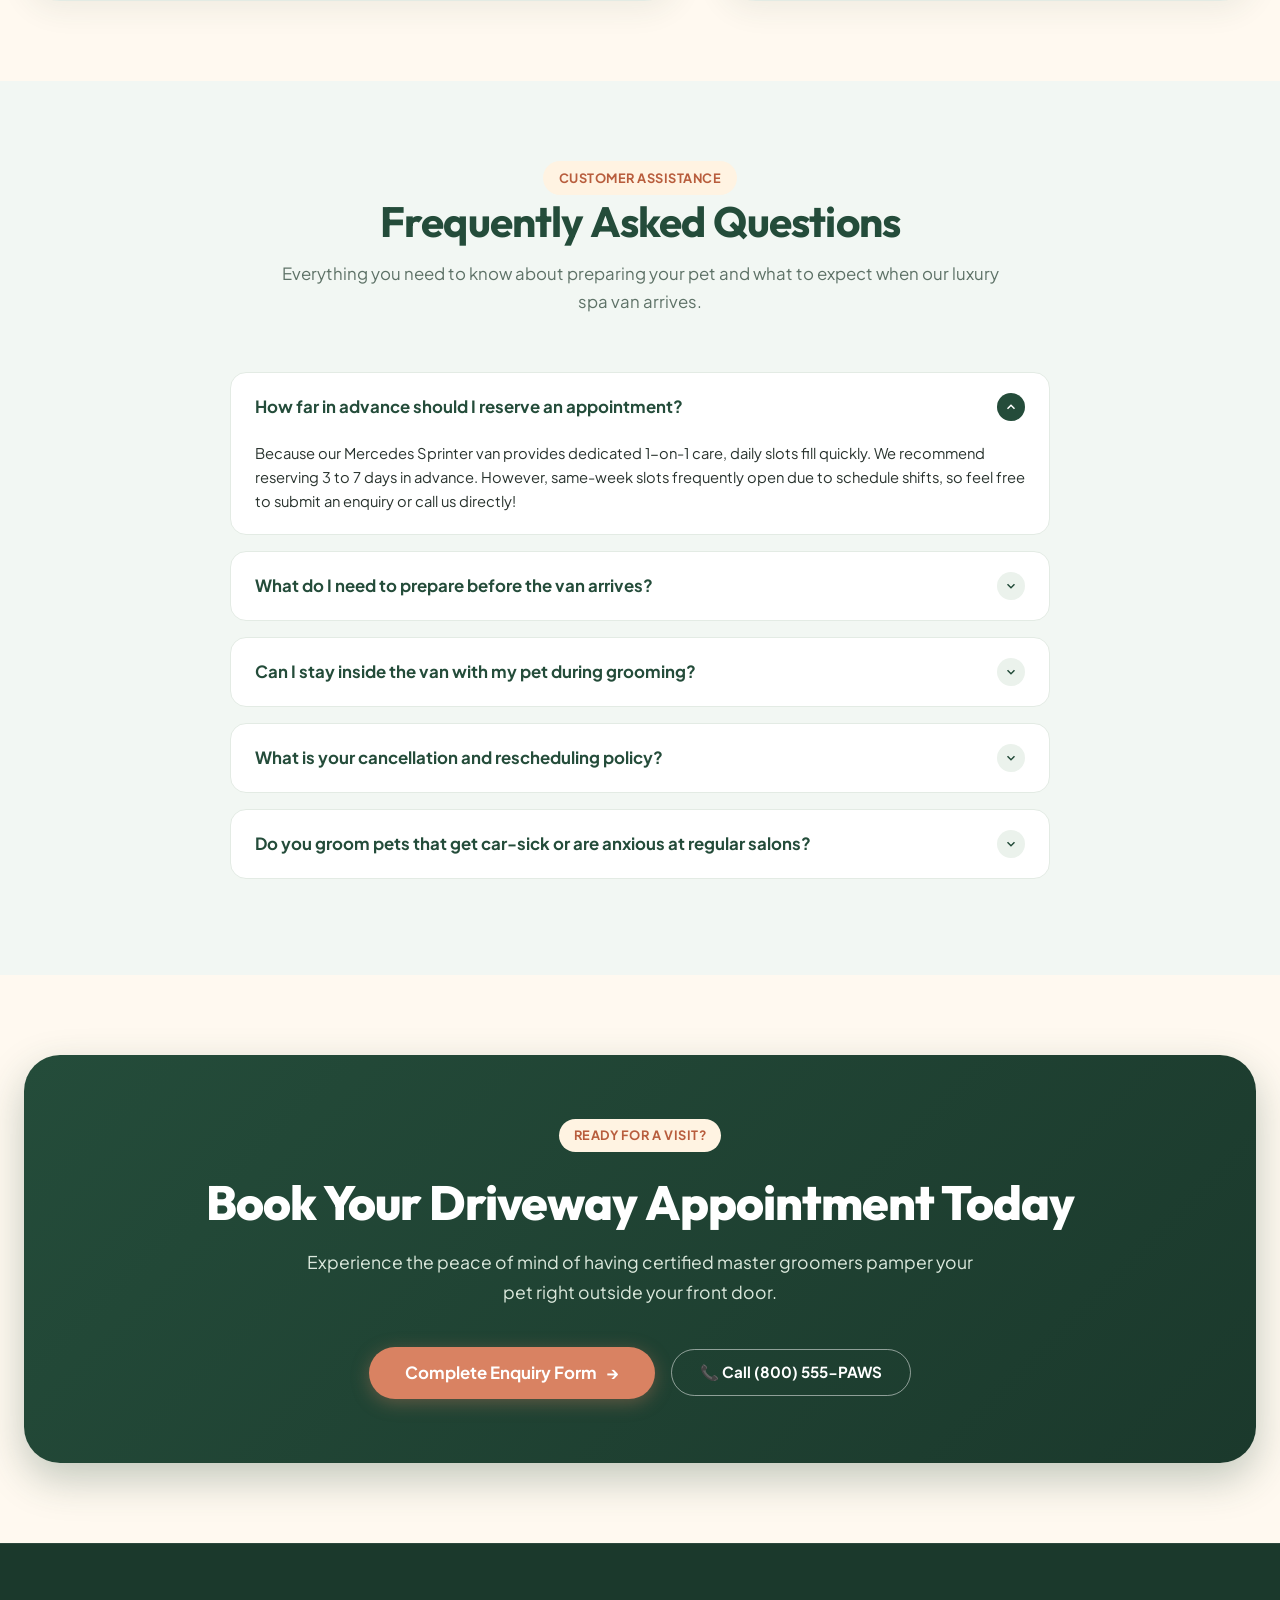
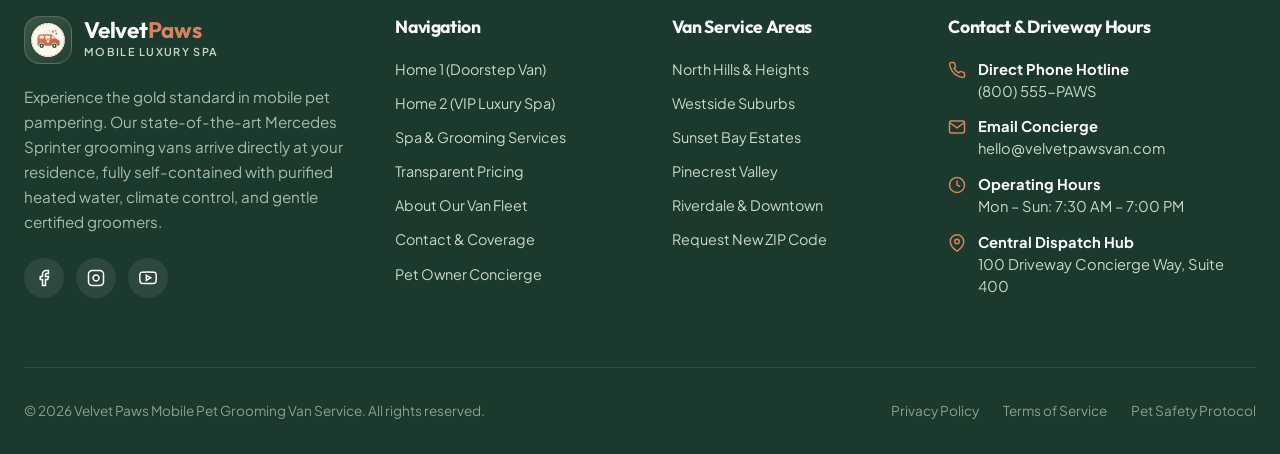
<file: contact.html>
<!DOCTYPE html>
<html lang="en" data-theme="light" dir="ltr">
<head>
  <meta charset="UTF-8">
  <meta name="viewport" content="width=device-width, initial-scale=1.0, maximum-scale=5.0">
  <title>Contact Us &amp; Service Areas | Velvet Paws Mobile Pet Grooming Van</title>
  <meta name="description" content="Get in touch with Velvet Paws. Book a mobile grooming appointment, check driveway dispatch zones, or contact our pet concierge team 7 days a week.">
  
  <!-- Favicon -->
  <link rel="icon" type="image/svg+xml" href="assets/images/favicon.svg">

  <!-- Immediate Theme & Direction Script to Prevent FOUC -->
  <script>
    (function() {
      try {
        var savedTheme = localStorage.getItem('paw_grooming_theme') || 'light';
        var savedDir = localStorage.getItem('paw_grooming_dir') || 'ltr';
        document.documentElement.setAttribute('data-theme', savedTheme);
        document.documentElement.setAttribute('dir', savedDir);
      } catch (e) {}
    })();
  </script>

  <!-- Google Fonts: Strictly 2 Font Families Max (Outfit + Plus Jakarta Sans) -->
  <link rel="preconnect" href="https://fonts.googleapis.com">
  <link rel="preconnect" href="https://fonts.gstatic.com" crossorigin>
  <link href="https://fonts.googleapis.com/css2?family=Outfit:wght@400;500;600;700;800&family=Plus+Jakarta+Sans:wght@300;400;500;600;700;800&display=swap" rel="stylesheet">

  <!-- Stylesheet -->
  <link rel="stylesheet" href="assets/css/style.css">
</head>
<body>

  <!-- Attractive Luxury Pet Van Page Preloader -->
  <div id="page-preloader" class="page-preloader" aria-hidden="true">
    <div class="preloader-content">
      <div class="preloader-van-wrap">
        <div class="preloader-pulse-ring"></div>
        <div class="preloader-icon-box">
          <svg class="preloader-svg" viewBox="0 0 24 24" fill="none" stroke="currentColor" stroke-width="1.8" stroke-linecap="round" stroke-linejoin="round">
            <path d="M5 18H3c-1.1 0-2-.9-2-2V8c0-1.1.9-2 2-2h12v12H5z"></path>
            <path d="M15 9h4.6a2 2 0 0 1 1.8 1.1L23 14v2c0 1.1-.9 2-2 2h-2"></path>
            <circle cx="7" cy="18" r="2.5"></circle>
            <circle cx="17" cy="18" r="2.5"></circle>
            <circle class="preloader-bubble bubble-1" cx="12" cy="4" r="1.5" fill="currentColor"></circle>
            <circle class="preloader-bubble bubble-2" cx="15" cy="2" r="1" fill="currentColor"></circle>
          </svg>
        </div>
      </div>
      <div class="preloader-brand">
        <span class="preloader-title">Velvet<span>Van</span></span>
        <span class="preloader-subtitle">Luxury Mobile Pet Spa</span>
      </div>
      <div class="preloader-progress-track">
        <div class="preloader-progress-bar"></div>
      </div>
    </div>
  </div>

  <!-- ==========================================================================
       SITE HEADER & NAVBAR (Sticky Top Navbar - Zero Announcement Bar)
       ========================================================================== -->
  <header class="site-header" id="site-header">
    <div class="container">
      <nav class="navbar" aria-label="Main Navigation">
        
        <!-- Brand Logo -->
        <a href="index.html" class="brand-logo" id="main-brand-logo" aria-label="Velvet Paws Mobile Pet Grooming Homepage">
          <div class="brand-emblem-box" aria-hidden="true">
            <img src="assets/images/logo.svg" alt="Velvet Paws Logo Emblem" width="40" height="40">
          </div>
          <div class="brand-text">
            <span class="brand-name">Velvet<span>Paws</span></span>
            <span class="brand-tagline">MOBILE LUXURY SPA</span>
          </div>
        </a>

        <!-- Desktop Navigation Menu (Visible only above 1366px) -->
        <ul class="nav-menu" id="desktop-nav-menu">
          <li class="nav-item nav-item-dropdown">
            <a href="index.html" class="nav-link" id="nav-home-link" aria-haspopup="true" aria-expanded="false">
              Home
              <svg class="dropdown-arrow" width="12" height="12" viewBox="0 0 24 24" fill="none" stroke="currentColor" stroke-width="2.5">
                <polyline points="6 9 12 15 18 9"></polyline>
              </svg>
            </a>
            <div class="dropdown-menu" aria-label="Home Variations">
              <a href="index.html" class="dropdown-link">Home 1 (Van At Doorstep)</a>
              <a href="home-2.html" class="dropdown-link">Home 2 (Pet Care Experience)</a>
            </div>
          </li>
          <li class="nav-item">
            <a href="services.html" class="nav-link" id="nav-services-link">Services</a>
          </li>
          <li class="nav-item">
            <a href="pricing.html" class="nav-link" id="nav-pricing-link">Pricing</a>
          </li>
          <li class="nav-item">
            <a href="about.html" class="nav-link" id="nav-about-link">About</a>
          </li>
          <li class="nav-item">
            <a href="contact.html" class="nav-link active" id="nav-contact-link">Contact</a>
          </li>
          <li class="nav-item">
            <a href="dashboard.html" class="nav-link" id="nav-dashboard-link">Dashboard</a>
          </li>
        </ul>

        <!-- Action Controls: RTL, Theme, Login, Book CTA & Hamburger -->
        <div class="nav-actions">
          
          <!-- RTL / LTR Toggle Button -->
          <button class="nav-circle-btn" id="rtl-toggle" data-action="toggle-rtl" title="Switch RTL/LTR" aria-label="Toggle Direction">
            <svg class="icon-arrow-flip" width="18" height="18" viewBox="0 0 24 24" fill="none" stroke="currentColor" stroke-width="2.2" stroke-linecap="round" stroke-linejoin="round">
              <path d="M4 8h16M4 8l4-4M4 8l4 4M20 16H4m16 0l-4-4m4 4l-4 4"></path>
            </svg>
          </button>

          <!-- Light / Dark Theme Toggle Button -->
          <button class="nav-circle-btn" id="theme-toggle" data-action="toggle-theme" title="Switch Theme" aria-label="Toggle Theme">
            <svg width="18" height="18" viewBox="0 0 24 24" fill="none" stroke="currentColor" stroke-width="2" stroke-linecap="round" stroke-linejoin="round">
              <path d="M21 12.79A9 9 0 1 1 11.21 3 7 7 0 0 0 21 12.79z"></path>
            </svg>
          </button>

          <!-- Login Button -->
          <a href="login.html" class="nav-pill-btn nav-login-btn hide-on-tablet" id="nav-login-btn">
            <svg width="15" height="15" viewBox="0 0 24 24" fill="none" stroke="currentColor" stroke-width="2.2">
              <path d="M20 21v-2a4 4 0 0 0-4-4H8a4 4 0 0 0-4 4v2"></path>
              <circle cx="12" cy="7" r="4"></circle>
            </svg>
            Login
          </a>

          <!-- Book Van Visit CTA Button -->
          <a href="#enquiry-form" class="nav-pill-btn hide-on-tablet" id="nav-book-btn">
            Book Van Visit
          </a>

          <!-- Hamburger Button (<= 1366px including iPad & iPad Pro) -->
          <button class="hamburger-btn" id="hamburger-btn" aria-label="Toggle Navigation Menu" aria-expanded="false" aria-controls="mobile-drawer">
            <span></span>
            <span></span>
            <span></span>
          </button>

        </div>

      </nav>
    </div>
  </header>

  <!-- ==========================================================================
       RESPONSIVE SLIDE-OVER DRAWER (Active on Mobile, Tablets, iPad & iPad Pro)
       ========================================================================== -->
  <div class="drawer-backdrop" id="drawer-backdrop" aria-hidden="true"></div>

  <aside class="mobile-drawer" id="mobile-drawer" aria-label="Mobile Navigation Drawer" aria-hidden="true">
    <div class="drawer-header">
      <a href="index.html" class="brand-logo" aria-label="Velvet Paws Homepage">
        <div class="brand-emblem-box">
          <img src="assets/images/logo.svg" alt="Velvet Paws Emblem" width="34" height="34">
        </div>
        <div class="brand-text">
          <span class="brand-name">Velvet<span>Paws</span></span>
          <span class="brand-tagline">MOBILE LUXURY SPA</span>
        </div>
      </a>
      <button class="drawer-close-btn" id="drawer-close-btn" aria-label="Close navigation menu">
        <svg width="22" height="22" viewBox="0 0 24 24" fill="none" stroke="currentColor" stroke-width="2.2">
          <line x1="18" y1="6" x2="6" y2="18"></line>
          <line x1="6" y1="6" x2="18" y2="18"></line>
        </svg>
      </button>
    </div>

    <!-- Quick Mode Controls in Drawer -->
    <div class="drawer-quick-controls">
      <button class="drawer-icon-btn" data-action="toggle-theme" id="drawer-theme-toggle" aria-label="Toggle Theme" title="Toggle Theme">
        <svg width="18" height="18" viewBox="0 0 24 24" fill="none" stroke="currentColor" stroke-width="2">
          <path d="M21 12.79A9 9 0 1 1 11.21 3 7 7 0 0 0 21 12.79z"></path>
        </svg>
      </button>

      <button class="drawer-icon-btn" data-action="toggle-rtl" id="drawer-rtl-toggle" aria-label="Toggle Direction" title="Toggle Direction">
        <svg class="icon-arrow-flip" width="18" height="18" viewBox="0 0 24 24" fill="none" stroke="currentColor" stroke-width="2">
          <path d="M4 8h16M4 8l4-4M4 8l4 4M20 16H4m16 0l-4-4m4 4l-4 4"></path>
        </svg>
      </button>
    </div>

    <!-- Drawer Navigation Links -->
    <div class="drawer-body">
      <nav class="drawer-menu">
        <a href="index.html" class="drawer-link">
          <span>Home</span>
          <svg width="14" height="14" viewBox="0 0 24 24" fill="none" stroke="currentColor" stroke-width="2"><polyline points="9 18 15 12 9 6"></polyline></svg>
        </a>
        <div class="drawer-subgroup">
          <a href="index.html" class="drawer-sublink">• Home 1 (Van At Doorstep)</a>
          <a href="home-2.html" class="drawer-sublink">• Home 2 (Pet Care Experience)</a>
        </div>
        <a href="services.html" class="drawer-link">
          <span>Services</span>
          <svg width="14" height="14" viewBox="0 0 24 24" fill="none" stroke="currentColor" stroke-width="2"><polyline points="9 18 15 12 9 6"></polyline></svg>
        </a>
        <a href="pricing.html" class="drawer-link">
          <span>Pricing</span>
          <svg width="14" height="14" viewBox="0 0 24 24" fill="none" stroke="currentColor" stroke-width="2"><polyline points="9 18 15 12 9 6"></polyline></svg>
        </a>
        <a href="about.html" class="drawer-link">
          <span>About</span>
          <svg width="14" height="14" viewBox="0 0 24 24" fill="none" stroke="currentColor" stroke-width="2"><polyline points="9 18 15 12 9 6"></polyline></svg>
        </a>
        <a href="contact.html" class="drawer-link active">
          <span>Contact</span>
          <svg width="14" height="14" viewBox="0 0 24 24" fill="none" stroke="currentColor" stroke-width="2"><polyline points="9 18 15 12 9 6"></polyline></svg>
        </a>
        <a href="dashboard.html" class="drawer-link">
          <span>Dashboard</span>
          <svg width="14" height="14" viewBox="0 0 24 24" fill="none" stroke="currentColor" stroke-width="2"><polyline points="9 18 15 12 9 6"></polyline></svg>
        </a>
      </nav>
    </div>

    <!-- Drawer Footer Actions -->
    <div class="drawer-footer">
      <div class="drawer-action-row">
        <a href="login.html" class="btn btn-outline btn-pill" style="padding: 0.65rem 1rem; font-size: 0.88rem;">
          <svg width="15" height="15" viewBox="0 0 24 24" fill="none" stroke="currentColor" stroke-width="2.2"><path d="M20 21v-2a4 4 0 0 0-4-4H8a4 4 0 0 0-4 4v2"></path><circle cx="12" cy="7" r="4"></circle></svg>
          Login
        </a>
        <a href="#enquiry-form" class="btn btn-primary btn-pill" style="padding: 0.65rem 1rem; font-size: 0.88rem;">
          Book Van
        </a>
      </div>

      <div class="drawer-van-callout">
        <h5>🚐 Driveway Mobile Dispatch</h5>
        <p>Serving suburban &amp; metro driveways 7 days a week: 8:00 AM – 6:30 PM.</p>
      </div>
    </div>
  </aside>

  <!-- ==========================================================================
       MAIN CONTENT CONTAINER
       ========================================================================== -->
  <main id="main-content">

    <!-- ==========================================================================
         SECTION 1 — CONTACT HERO (380px UNIFORM HEIGHT)
         ========================================================================== -->
    <section class="page-hero-header" id="contact-hero">
      <img src="assets/images/user/user_img7_van_arrival.jpg" alt="Velvet Paws mobile van arriving at driveway" class="page-hero-bg" width="1400" height="380" loading="eager">
      <div class="page-hero-overlay"></div>

      <div class="container">
        <div class="page-hero-content">
          
          <div class="page-breadcrumbs">
            <a href="index.html">Home</a>
            <span>/</span>
            <span style="color: #FFFFFF;">Contact Us</span>
          </div>

          <h1 class="page-hero-title">
            Connect With Our Driveway Dispatch
          </h1>

          <p class="page-hero-desc">
            Have questions about your neighborhood service zone, special coat requirements, or ready to reserve a visit? Our pet concierge team is here 7 days a week.
          </p>

          <div style="display: flex; align-items: center; justify-content: center; gap: 1rem; flex-wrap: wrap;">
            <a href="#enquiry-form" class="btn btn-primary btn-pill">
              <span>Send Appointment Enquiry</span>
              <span>&rarr;</span>
            </a>
            <a href="tel:+18005557297" class="btn btn-outline btn-pill btn-outline-white">
              <span>📞 (800) 555-PAWS</span>
            </a>
          </div>

        </div>
      </div>
    </section>

    <!-- ==========================================================================
         SECTION 2 — PHONE, EMAIL, SERVICE AREA & CONTACT DETAILS
         Strictly Max 2 Cards on iPad / iPad Pro • Equal Height Cards
         ========================================================================== -->
    <section class="section" id="contact-info">
      <div class="container">
        
        <div class="section-header">
          <span class="pill-badge">DIRECT CHANNELS</span>
          <h2 class="section-title">How to Reach Us</h2>
          <p class="section-subtitle">
            Connect directly with our dispatch center or speak with a master groomer regarding your pet’s unique temperament.
          </p>
        </div>

        <div class="contact-info-grid-4">
          
          <!-- Card 1: Phone -->
          <article class="contact-detail-card">
            <div class="contact-icon-wrapper">
              <svg width="24" height="24" viewBox="0 0 24 24" fill="none" stroke="currentColor" stroke-width="2.2">
                <path d="M22 16.92v3a2 2 0 0 1-2.18 2 19.79 19.79 0 0 1-8.63-3.07 19.5 19.5 0 0 1-6-6 19.79 19.79 0 0 1-3.07-8.67A2 2 0 0 1 4.11 2h3a2 2 0 0 1 2 1.72 12.84 12.84 0 0 0 .7 2.81 2 2 0 0 1-.45 2.11L8.09 9.91a16 16 0 0 0 6 6l1.27-1.27a2 2 0 0 1 2.11-.45 12.84 12.84 0 0 0 2.81.7A2 2 0 0 1 22 16.92z"></path>
              </svg>
            </div>
            <span class="contact-detail-label">CALL OR TEXT</span>
            <a href="tel:+18005557297" class="contact-detail-value">(800) 555-PAWS</a>
            <p class="contact-detail-hint">Live pet care dispatch answered 7 days a week: 8am–6:30pm.</p>
          </article>

          <!-- Card 2: Email -->
          <article class="contact-detail-card">
            <div class="contact-icon-wrapper">
              <svg width="24" height="24" viewBox="0 0 24 24" fill="none" stroke="currentColor" stroke-width="2.2">
                <path d="M4 4h16c1.1 0 2 .9 2 2v12c0 1.1-.9 2-2 2H4c-1.1 0-2-.9-2-2V6c0-1.1.9-2 2-2z"></path>
                <polyline points="22,6 12,13 2,6"></polyline>
              </svg>
            </div>
            <span class="contact-detail-label">EMAIL CONCIERGE</span>
            <a href="mailto:concierge@velvetpawsgrooming.com" class="contact-detail-value" style="font-size: 0.96rem;">concierge@velvetpaws.com</a>
            <p class="contact-detail-hint">Send coat photos or special questions. We reply within 2 hours.</p>
          </article>

          <!-- Card 3: Service Area -->
          <article class="contact-detail-card">
            <div class="contact-icon-wrapper">
              <svg width="24" height="24" viewBox="0 0 24 24" fill="none" stroke="currentColor" stroke-width="2.2">
                <path d="M21 10c0 7-9 13-9 13s-9-6-9-13a9 9 0 0 1 18 0z"></path>
                <circle cx="12" cy="10" r="3"></circle>
              </svg>
            </div>
            <span class="contact-detail-label">DISPATCH COVERAGE</span>
            <span class="contact-detail-value">Greater Metro Hub</span>
            <p class="contact-detail-hint">Serving suburban residential driveways in a 35-mile radius.</p>
          </article>

          <!-- Card 4: Operating Hours -->
          <article class="contact-detail-card">
            <div class="contact-icon-wrapper">
              <svg width="24" height="24" viewBox="0 0 24 24" fill="none" stroke="currentColor" stroke-width="2.2">
                <circle cx="12" cy="12" r="10"></circle>
                <polyline points="12 6 12 12 16 14"></polyline>
              </svg>
            </div>
            <span class="contact-detail-label">VAN ROUTE HOURS</span>
            <span class="contact-detail-value">Mon – Sun: 8am – 6:30pm</span>
            <p class="contact-detail-hint">Weekend &amp; evening arrival slots available upon request.</p>
          </article>

        </div>

      </div>
    </section>

    <!-- ==========================================================================
         SECTION 3 — APPOINTMENT ENQUIRY FORM
         Visible Labels, Input Validation, Accessible Controls & Demo Feedback
         ========================================================================== -->
    <section class="section section-alt" id="enquiry-form">
      <div class="container">
        
        <div class="section-header">
          <span class="pill-badge terracotta">ENQUIRY &amp; SCHEDULING</span>
          <h2 class="section-title">Request a Driveway Appointment</h2>
          <p class="section-subtitle">
            Submit your pet details below. Our route coordinator will confirm your arrival window and provide an upfront quote.
          </p>
        </div>

        <div class="booking-form-card">
          
          <!-- Live Demo Feedback Banner -->
          <div class="form-success-banner" id="contact-success-banner" role="status" aria-live="polite">
            <h4 style="font-size: 1.35rem; font-weight: 800; margin-bottom: 0.5rem; color: #FFFFFF;">
              ✓ Enquiry Submitted Successfully!
            </h4>
            <p style="font-size: 0.95rem; color: var(--brand-sage); margin: 0; line-height: 1.5;">
              <strong>(Demo Mode Notice):</strong> Your request has been validated and recorded locally. In production, our dispatch team will call or text your phone within 15 minutes to confirm the arrival window.
            </p>
          </div>

          <form id="contact-enquiry-form" novalidate>
            
            <!-- Owner Details Row -->
            <div class="form-grid-2">
              <div class="form-group" id="group-owner-name">
                <label for="contact-owner-name">Pet Parent Name *</label>
                <input type="text" id="contact-owner-name" class="form-control" placeholder="e.g. Sarah Jenkins" required aria-required="true">
                <span class="form-field-error" id="err-owner-name">Please provide your full name.</span>
              </div>

              <div class="form-group" id="group-owner-phone">
                <label for="contact-owner-phone">Phone Number *</label>
                <input type="tel" id="contact-owner-phone" class="form-control" placeholder="e.g. (555) 432-8765" required aria-required="true">
                <span class="form-field-error" id="err-owner-phone">Please enter a valid phone number for dispatch confirmation.</span>
              </div>
            </div>

            <!-- Email & Pet Name Row -->
            <div class="form-grid-2">
              <div class="form-group" id="group-owner-email">
                <label for="contact-owner-email">Email Address *</label>
                <input type="email" id="contact-owner-email" class="form-control" placeholder="e.g. sarah@example.com" required aria-required="true">
                <span class="form-field-error" id="err-owner-email">Please enter a valid email address.</span>
              </div>

              <div class="form-group" id="group-pet-name">
                <label for="contact-pet-name">Pet's Name *</label>
                <input type="text" id="contact-pet-name" class="form-control" placeholder="e.g. Oliver" required aria-required="true">
                <span class="form-field-error" id="err-pet-name">Please tell us your pet's name.</span>
              </div>
            </div>

            <!-- Pet Type & Service Package Row -->
            <div class="form-grid-2">
              <div class="form-group" id="group-pet-type">
                <label for="contact-pet-type">Pet Type &amp; Breed *</label>
                <select id="contact-pet-type" class="form-control" required aria-required="true">
                  <option value="">Select Pet Type &amp; Size...</option>
                  <option value="small-dog">Dog — Small (Under 20 lbs)</option>
                  <option value="medium-dog">Dog — Medium (20 to 50 lbs)</option>
                  <option value="large-dog">Dog — Large / XL (50+ lbs)</option>
                  <option value="cat-shorthair">Cat — Shorthair</option>
                  <option value="cat-longhair">Cat — Longhair / Lion Cut</option>
                  <option value="multiple-pets">Multiple Pets (10% Family Discount)</option>
                </select>
                <span class="form-field-error" id="err-pet-type">Please select your pet type.</span>
              </div>

              <div class="form-group" id="group-service">
                <label for="contact-service">Requested Service Package *</label>
                <select id="contact-service" class="form-control" required aria-required="true">
                  <option value="">Choose Service Tier...</option>
                  <option value="basic-bath">Basic Hydrobath &amp; Brush (Warm wash &amp; blow dry)</option>
                  <option value="full-groom">Full Groom &amp; Haircut (Full scissor styling &amp; bath)</option>
                  <option value="deshedding">Deep Undercoat De-Shedding Suite</option>
                  <option value="feline-spa">Feline Serenity Spa &amp; Lion Cut</option>
                  <option value="puppy-intro">Puppy / Kitten Gentle First Encounter</option>
                  <option value="custom-consult">Custom / Need Consultation</option>
                </select>
                <span class="form-field-error" id="err-service">Please select a service package.</span>
              </div>
            </div>

            <!-- Date & Time Row -->
            <div class="form-grid-2">
              <div class="form-group" id="group-date">
                <label for="contact-date">Preferred Date *</label>
                <input type="date" id="contact-date" class="form-control" required aria-required="true">
                <span class="form-field-error" id="err-date">Please select a preferred date.</span>
              </div>

              <div class="form-group">
                <label for="contact-time-slot">Preferred Arrival Window</label>
                <select id="contact-time-slot" class="form-control">
                  <option value="morning">Morning (8:30 AM – 11:30 AM)</option>
                  <option value="midday">Mid-Day (11:30 AM – 2:30 PM)</option>
                  <option value="afternoon">Afternoon (2:30 PM – 5:30 PM)</option>
                  <option value="flexible">Flexible / Any Available Window</option>
                </select>
              </div>
            </div>

            <!-- Driveway Address & ZIP Code -->
            <div class="form-grid-2">
              <div class="form-group" id="group-address">
                <label for="contact-address">Driveway Location / Street Address *</label>
                <input type="text" id="contact-address" class="form-control" placeholder="e.g. 1428 Elm Creek Road" required aria-required="true">
                <span class="form-field-error" id="err-address">Please provide your street address.</span>
              </div>

              <div class="form-group" id="group-zip">
                <label for="contact-zip">ZIP Code *</label>
                <input type="text" id="contact-zip" class="form-control" placeholder="e.g. 90210" required aria-required="true">
                <span class="form-field-error" id="err-zip">Please enter your 5-digit ZIP code.</span>
              </div>
            </div>

            <!-- Notes -->
            <div class="form-group" style="margin-bottom: 2rem;">
              <label for="contact-notes">Special Pet Care &amp; Temperament Notes</label>
              <textarea id="contact-notes" class="form-control" rows="3" placeholder="Tell us anything special: e.g. 'Senior dog with hip sensitivity', 'Prone to ear infections', 'Responds well to liver treats'"></textarea>
            </div>

            <!-- Submit Controls -->
            <div style="display: flex; align-items: center; justify-content: space-between; gap: 1rem; flex-wrap: wrap;">
              <button type="submit" class="btn btn-primary btn-pill" style="padding: 1rem 2.25rem; font-size: 1.05rem;" id="submit-enquiry-btn">
                <span>Submit Appointment Enquiry</span>
                <span>&rarr;</span>
              </button>
              <div style="font-size: 0.88rem; color: var(--text-muted);">
                Need urgent care? Call <a href="tel:+18005557297" style="color: var(--brand-forest); font-weight: 700; text-decoration: underline;">(800) 555-PAWS</a>
              </div>
            </div>

          </form>

        </div>

      </div>
    </section>

    <!-- ==========================================================================
         SECTION 4 — SERVICE-AREA & TRAVEL INFORMATION
         ========================================================================== -->
    <section class="section" id="service-areas">
      <div class="container">
        
        <div class="section-header">
          <span class="pill-badge">WHERE WE TRAVEL</span>
          <h2 class="section-title">Dispatch Zones &amp; Driveway Guidelines</h2>
          <p class="section-subtitle">
            Our luxury Mercedes Sprinter spa van operates daily across metropolitan and suburban residential driveways with zero travel surcharges.
          </p>
        </div>

        <div class="zones-grid-2">
          
          <!-- Left: Primary Zones -->
          <div class="zone-card-box">
            <h3 style="font-size: 1.35rem; color: var(--text-heading); margin-bottom: 0.5rem; font-weight: 700;">
              Primary Dispatch Neighborhoods
            </h3>
            <p style="font-size: 0.94rem; color: var(--text-muted); line-height: 1.6; margin-bottom: 1.25rem;">
              We dispatch scheduled van routes Monday through Sunday. If you reside in any of the primary regions below, standard all-inclusive package pricing applies with zero mileage fees.
            </p>

            <div class="zone-pills-list">
              <div class="zone-pill-item">
                <svg width="18" height="18" viewBox="0 0 24 24" fill="none" stroke="currentColor" stroke-width="2.5"><path d="M21 10c0 7-9 13-9 13s-9-6-9-13a9 9 0 0 1 18 0z"></path></svg>
                <span>North Hills &amp; Heights</span>
              </div>
              <div class="zone-pill-item">
                <svg width="18" height="18" viewBox="0 0 24 24" fill="none" stroke="currentColor" stroke-width="2.5"><path d="M21 10c0 7-9 13-9 13s-9-6-9-13a9 9 0 0 1 18 0z"></path></svg>
                <span>Westside Suburbs</span>
              </div>
              <div class="zone-pill-item">
                <svg width="18" height="18" viewBox="0 0 24 24" fill="none" stroke="currentColor" stroke-width="2.5"><path d="M21 10c0 7-9 13-9 13s-9-6-9-13a9 9 0 0 1 18 0z"></path></svg>
                <span>Sunset Bay Estates</span>
              </div>
              <div class="zone-pill-item">
                <svg width="18" height="18" viewBox="0 0 24 24" fill="none" stroke="currentColor" stroke-width="2.5"><path d="M21 10c0 7-9 13-9 13s-9-6-9-13a9 9 0 0 1 18 0z"></path></svg>
                <span>Pinecrest Valley</span>
              </div>
              <div class="zone-pill-item">
                <svg width="18" height="18" viewBox="0 0 24 24" fill="none" stroke="currentColor" stroke-width="2.5"><path d="M21 10c0 7-9 13-9 13s-9-6-9-13a9 9 0 0 1 18 0z"></path></svg>
                <span>Riverdale &amp; Downtown</span>
              </div>
              <div class="zone-pill-item">
                <svg width="18" height="18" viewBox="0 0 24 24" fill="none" stroke="currentColor" stroke-width="2.5"><path d="M21 10c0 7-9 13-9 13s-9-6-9-13a9 9 0 0 1 18 0z"></path></svg>
                <span>Surrounding 35-Mile Radius</span>
              </div>
            </div>
          </div>

          <!-- Right: Driveway Parking Guidelines -->
          <div class="zone-card-box">
            <h3 style="font-size: 1.35rem; color: var(--text-heading); margin-bottom: 0.5rem; font-weight: 700;">
              Driveway Parking Guidelines
            </h3>
            <p style="font-size: 0.94rem; color: var(--text-muted); line-height: 1.6; margin-bottom: 1.25rem;">
              Our Mercedes Sprinter is 100% self-contained with onboard purified water and battery power. We do not require any water or electrical cords from your house!
            </p>

            <div style="display: flex; flex-direction: column; gap: 0.85rem;">
              <div style="display: flex; align-items: flex-start; gap: 0.75rem;">
                <span style="color: var(--brand-forest); font-weight: 800; font-size: 1.1rem;">✓</span>
                <span style="font-size: 0.9rem; color: var(--text-main);"><strong>Driveway Space:</strong> Approximately 24 feet of flat driveway or parking pad.</span>
              </div>
              <div style="display: flex; align-items: flex-start; gap: 0.75rem;">
                <span style="color: var(--brand-forest); font-weight: 800; font-size: 1.1rem;">✓</span>
                <span style="font-size: 0.9rem; color: var(--text-main);"><strong>Height Clearance:</strong> 10 feet of overhead clearance (clear of low-hanging tree branches).</span>
              </div>
              <div style="display: flex; align-items: flex-start; gap: 0.75rem;">
                <span style="color: var(--brand-forest); font-weight: 800; font-size: 1.1rem;">✓</span>
                <span style="font-size: 0.9rem; color: var(--text-main);"><strong>Curbside Option:</strong> Safe, legal street curb parking in front of your home is also welcome!</span>
              </div>
            </div>
          </div>

        </div>

      </div>
    </section>

    <!-- ==========================================================================
         SECTION 5 — FREQUENTLY ASKED QUESTIONS
         ========================================================================== -->
    <section class="section section-alt" id="faq">
      <div class="container">
        
        <div class="section-header">
          <span class="pill-badge terracotta">CUSTOMER ASSISTANCE</span>
          <h2 class="section-title">Frequently Asked Questions</h2>
          <p class="section-subtitle">
            Everything you need to know about preparing your pet and what to expect when our luxury spa van arrives.
          </p>
        </div>

        <div class="faq-container">
          
          <!-- FAQ 1 -->
          <div class="faq-accordion-item active">
            <button class="faq-header" type="button" aria-expanded="true">
              <span>How far in advance should I reserve an appointment?</span>
              <span class="faq-icon">
                <svg width="14" height="14" viewBox="0 0 24 24" fill="none" stroke="currentColor" stroke-width="2.5"><polyline points="6 9 12 15 18 9"></polyline></svg>
              </span>
            </button>
            <div class="faq-body">
              Because our Mercedes Sprinter van provides dedicated 1-on-1 care, daily slots fill quickly. We recommend reserving 3 to 7 days in advance. However, same-week slots frequently open due to schedule shifts, so feel free to submit an enquiry or call us directly!
            </div>
          </div>

          <!-- FAQ 2 -->
          <div class="faq-accordion-item">
            <button class="faq-header" type="button" aria-expanded="false">
              <span>What do I need to prepare before the van arrives?</span>
              <span class="faq-icon">
                <svg width="14" height="14" viewBox="0 0 24 24" fill="none" stroke="currentColor" stroke-width="2.5"><polyline points="6 9 12 15 18 9"></polyline></svg>
              </span>
            </button>
            <div class="faq-body">
              Almost nothing! Ensure your driveway or street curb has space for our van to park safely. Please have your pet on a leash (for dogs) or in a carrier (for cats) for the brief walk outside to the van steps. We supply all warm purified water, organic shampoos, and equipment.
            </div>
          </div>

          <!-- FAQ 3 -->
          <div class="faq-accordion-item">
            <button class="faq-header" type="button" aria-expanded="false">
              <span>Can I stay inside the van with my pet during grooming?</span>
              <span class="faq-icon">
                <svg width="14" height="14" viewBox="0 0 24 24" fill="none" stroke="currentColor" stroke-width="2.5"><polyline points="6 9 12 15 18 9"></polyline></svg>
              </span>
            </button>
            <div class="faq-body">
              You are welcome to tour our van and say hello during greeting! For the actual grooming session, pets are significantly calmer and less distracted when owners relax inside the house. We will send you a text 10 minutes before completion so you can greet your fresh, happy pet at your door.
            </div>
          </div>

          <!-- FAQ 4 -->
          <div class="faq-accordion-item">
            <button class="faq-header" type="button" aria-expanded="false">
              <span>What is your cancellation and rescheduling policy?</span>
              <span class="faq-icon">
                <svg width="14" height="14" viewBox="0 0 24 24" fill="none" stroke="currentColor" stroke-width="2.5"><polyline points="6 9 12 15 18 9"></polyline></svg>
              </span>
            </button>
            <div class="faq-body">
              We understand plans change! We kindly request at least 24 hours notice for any cancellations or reschedules so we can open the dispatch route slot to another pet family on our waitlist.
            </div>
          </div>

          <!-- FAQ 5 -->
          <div class="faq-accordion-item">
            <button class="faq-header" type="button" aria-expanded="false">
              <span>Do you groom pets that get car-sick or are anxious at regular salons?</span>
              <span class="faq-icon">
                <svg width="14" height="14" viewBox="0 0 24 24" fill="none" stroke="currentColor" stroke-width="2.5"><polyline points="6 9 12 15 18 9"></polyline></svg>
              </span>
            </button>
            <div class="faq-body">
              Yes, in fact, this is our specialty! Since there is no car drive involved and no other barking dogs inside the van, anxious and motion-sensitive pets do exceptionally well with our gentle, quiet 1-on-1 pacing.
            </div>
          </div>

        </div>

      </div>
    </section>

    <!-- ==========================================================================
         SECTION 6 — FINAL BOOKING CTA
         ========================================================================== -->
    <section class="section" id="contact-cta">
      <div class="container">
        
        <div style="background: linear-gradient(135deg, var(--brand-forest), var(--brand-forest-dark)); color: #FFFFFF; border-radius: var(--radius-xl); padding: 4rem 2.5rem; text-align: center; box-shadow: 0 16px 40px rgba(36, 76, 58, 0.28);">
          <span class="pill-badge terracotta" style="margin-bottom: 1.25rem;">READY FOR A VISIT?</span>
          <h2 style="font-size: clamp(2rem, 4vw, 3rem); color: #FFFFFF; font-weight: 800; margin-bottom: 1rem;">
            Book Your Driveway Appointment Today
          </h2>
          <p style="font-size: 1.1rem; color: var(--brand-sage); max-width: 680px; margin: 0 auto 2.5rem auto; line-height: 1.65;">
            Experience the peace of mind of having certified master groomers pamper your pet right outside your front door.
          </p>

          <div style="display: flex; align-items: center; justify-content: center; gap: 1rem; flex-wrap: wrap;">
            <a href="#enquiry-form" class="btn btn-primary btn-pill" style="padding: 1rem 2.25rem; font-size: 1.05rem;">
              <span>Complete Enquiry Form</span>
              <span>&rarr;</span>
            </a>
            <a href="tel:+18005557297" class="btn btn-outline btn-pill btn-outline-white">
              <span>📞 Call (800) 555-PAWS</span>
            </a>
          </div>
        </div>

      </div>
    </section>

  </main>

  <!-- ==========================================================================
       SITE FOOTER (Rich Deep Forest Green with Bidirectional Support)
       ========================================================================== -->
  <footer class="site-footer" id="site-footer">
    <div class="container">
            <div class="footer-top-grid">
        
        <!-- Col 1: Brand Info & Bio -->
        <div class="footer-brand">
          <a href="index.html" class="brand-logo" aria-label="Velvet Paws">
            <div class="brand-emblem-box">
              <img src="assets/images/logo.svg" alt="Velvet Paws Emblem" width="38" height="38">
            </div>
            <div class="brand-text">
              <span class="brand-name">Velvet<span>Paws</span></span>
              <span class="brand-tagline">MOBILE LUXURY SPA</span>
            </div>
          </a>
          <p>
            Experience the gold standard in mobile pet pampering. Our state-of-the-art Mercedes Sprinter grooming vans arrive directly at your residence, fully self-contained with purified heated water, climate control, and gentle certified groomers.
          </p>
          <div class="footer-socials">
            <a href="contact.html#social" class="footer-social-btn" aria-label="Facebook">
              <svg width="18" height="18" viewBox="0 0 24 24" fill="none" stroke="currentColor" stroke-width="2"><path d="M18 2h-3a5 5 0 0 0-5 5v3H7v4h3v8h4v-8h3l1-4h-4V7a1 1 0 0 1 1-1h3z"></path></svg>
            </a>
            <a href="contact.html#social" class="footer-social-btn" aria-label="Instagram">
              <svg width="18" height="18" viewBox="0 0 24 24" fill="none" stroke="currentColor" stroke-width="2"><rect x="2" y="2" width="20" height="20" rx="5" ry="5"></rect><path d="M16 11.37A4 4 0 1 1 12.63 8 4 4 0 0 1 16 11.37z"></path><line x1="17.5" y1="6.5" x2="17.51" y2="6.5"></line></svg>
            </a>
            <a href="contact.html#social" class="footer-social-btn" aria-label="YouTube">
              <svg width="18" height="18" viewBox="0 0 24 24" fill="none" stroke="currentColor" stroke-width="2"><path d="M22.54 6.42a2.78 2.78 0 0 0-1.94-2C18.88 4 12 4 12 4s-6.88 0-8.6.46a2.78 2.78 0 0 0-1.94 2A29 29 0 0 0 1 11.75a29 29 0 0 0 .46 5.33A2.78 2.78 0 0 0 3.4 19c1.72.46 8.6.46 8.6.46s6.88 0 8.6-.46a2.78 2.78 0 0 0 1.94-2 29 29 0 0 0 .46-5.25 29 29 0 0 0-.46-5.33z"></path><polygon points="9.75 15.02 15.5 11.75 9.75 8.48 9.75 15.02"></polygon></svg>
            </a>
          </div>
        </div>

        <!-- Col 2: Navigation Links -->
        <div>
          <h5 class="footer-col-title">Navigation</h5>
          <div class="footer-links-list">
            <a href="index.html">Home 1 (Doorstep Van)</a>
            <a href="home-2.html">Home 2 (VIP Luxury Spa)</a>
            <a href="services.html">Spa &amp; Grooming Services</a>
            <a href="pricing.html">Transparent Pricing</a>
            <a href="about.html">About Our Van Fleet</a>
            <a href="contact.html">Contact &amp; Coverage</a>
            <a href="dashboard.html">Pet Owner Concierge</a>
          </div>
        </div>

        <!-- Col 3: Van Service Areas -->
        <div>
          <h5 class="footer-col-title">Van Service Areas</h5>
          <div class="footer-links-list">
            <a href="contact.html#areas">North Hills &amp; Heights</a>
            <a href="contact.html#areas">Westside Suburbs</a>
            <a href="contact.html#areas">Sunset Bay Estates</a>
            <a href="contact.html#areas">Pinecrest Valley</a>
            <a href="contact.html#areas">Riverdale &amp; Downtown</a>
            <a href="contact.html#areas">Request New ZIP Code</a>
          </div>
        </div>

        <!-- Col 4: Helpful Contact Info -->
        <div>
          <h5 class="footer-col-title">Contact &amp; Driveway Hours</h5>
          <div class="footer-contact-item">
            <svg width="18" height="18" viewBox="0 0 24 24" fill="none" stroke="currentColor" stroke-width="2"><path d="M22 16.92v3a2 2 0 0 1-2.18 2 19.79 19.79 0 0 1-8.63-3.07 19.5 19.5 0 0 1-6-6 19.79 19.79 0 0 1-3.07-8.67A2 2 0 0 1 4.11 2h3a2 2 0 0 1 2 1.72 12.84 12.84 0 0 0 .7 2.81 2 2 0 0 1-.45 2.11L8.09 9.91a16 16 0 0 0 6 6l1.27-1.27a2 2 0 0 1 2.11-.45 12.84 12.84 0 0 0 2.81.7A2 2 0 0 1 22 16.92z"></path></svg>
            <div>
              <strong style="display:block; color:#FFFFFF;">Direct Phone Hotline</strong>
              <a href="tel:+18005557297">(800) 555-PAWS</a>
            </div>
          </div>
          <div class="footer-contact-item">
            <svg width="18" height="18" viewBox="0 0 24 24" fill="none" stroke="currentColor" stroke-width="2"><path d="M4 4h16c1.1 0 2 .9 2 2v12c0 1.1-.9 2-2 2H4c-1.1 0-2-.9-2-2V6c0-1.1.9-2 2-2z"></path><polyline points="22,6 12,13 2,6"></polyline></svg>
            <div>
              <strong style="display:block; color:#FFFFFF;">Email Concierge</strong>
              <a href="mailto:hello@velvetpawsvan.com">hello@velvetpawsvan.com</a>
            </div>
          </div>
          <div class="footer-contact-item">
            <svg width="18" height="18" viewBox="0 0 24 24" fill="none" stroke="currentColor" stroke-width="2"><circle cx="12" cy="12" r="10"></circle><polyline points="12 6 12 12 16 14"></polyline></svg>
            <div>
              <strong style="display:block; color:#FFFFFF;">Operating Hours</strong>
              <span>Mon – Sun: 7:30 AM – 7:00 PM</span>
            </div>
          </div>
          <div class="footer-contact-item">
            <svg width="18" height="18" viewBox="0 0 24 24" fill="none" stroke="currentColor" stroke-width="2"><path d="M21 10c0 7-9 13-9 13s-9-6-9-13a9 9 0 0 1 18 0z"></path><circle cx="12" cy="10" r="3"></circle></svg>
            <div>
              <strong style="display:block; color:#FFFFFF;">Central Dispatch Hub</strong>
              <span>100 Driveway Concierge Way, Suite 400</span>
            </div>
          </div>
        </div>

      </div>

      <!-- Footer Bottom Copyright & Direction Switcher -->
      <div class="footer-bottom">
        <div>
          &copy; 2026 Velvet Paws Mobile Pet Grooming Van Service. All rights reserved.
        </div>
        <div class="footer-bottom-links">
          <a href="#privacy">Privacy Policy</a>
          <a href="#terms">Terms of Service</a>
          <a href="#safety">Pet Safety Protocol</a>
        </div>
      </div>
    </div>
  </footer>

  <!-- Main JavaScript File -->
  <script src="assets/js/main.js"></script>



</body>
</html>
</file>
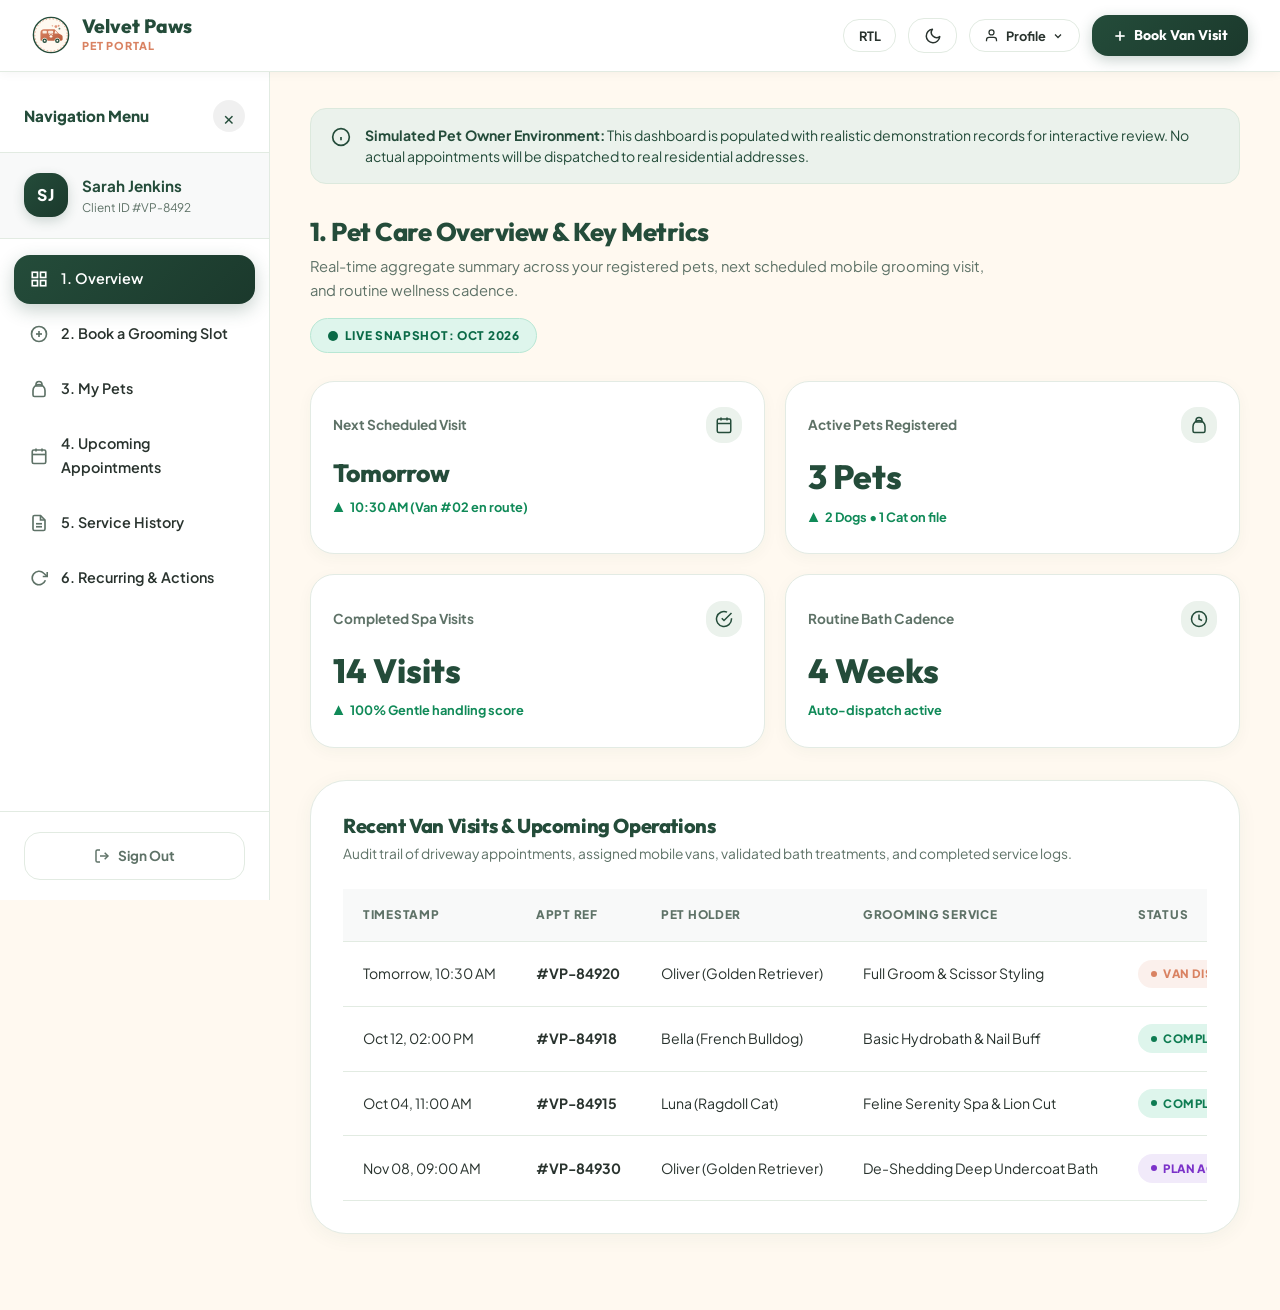
<file: dashboard.html>
<!DOCTYPE html>
<html lang="en" data-theme="light" dir="ltr">
<head>
  <meta charset="UTF-8">
  <meta name="viewport" content="width=device-width, initial-scale=1.0, maximum-scale=5.0">
  <title>Pet Owner Dashboard | Velvet Paws Mobile Pet Grooming</title>
  <meta name="description" content="Manage upcoming mobile pet grooming van visits, book new driveway slots, review past service records, and manage pet profiles.">
  
  <!-- Favicon -->
  <link rel="icon" type="image/svg+xml" href="assets/images/favicon.svg">

  <!-- Immediate Theme & Direction Script to Prevent FOUC -->
  <script>
    (function() {
      try {
        var savedTheme = localStorage.getItem('paw_grooming_theme') || 'light';
        var savedDir = localStorage.getItem('paw_grooming_dir') || 'ltr';
        document.documentElement.setAttribute('data-theme', savedTheme);
        document.documentElement.setAttribute('dir', savedDir);
      } catch (e) {}
    })();
  </script>

  <!-- Google Fonts -->
  <link rel="preconnect" href="https://fonts.googleapis.com">
  <link rel="preconnect" href="https://fonts.gstatic.com" crossorigin>
  <link href="https://fonts.googleapis.com/css2?family=Outfit:wght@400;500;600;700;800&family=Plus+Jakarta+Sans:wght@300;400;500;600;700;800&display=swap" rel="stylesheet">

  <!-- Stylesheet -->
  <link rel="stylesheet" href="assets/css/style.css">
</head>
<body class="dashboard-root">

  <!-- Attractive Luxury Pet Van Page Preloader -->
  <div id="page-preloader" class="page-preloader" aria-hidden="true">
    <div class="preloader-content">
      <div class="preloader-van-wrap">
        <div class="preloader-pulse-ring"></div>
        <div class="preloader-icon-box">
          <svg class="preloader-svg" viewBox="0 0 24 24" fill="none" stroke="currentColor" stroke-width="1.8" stroke-linecap="round" stroke-linejoin="round">
            <path d="M5 18H3c-1.1 0-2-.9-2-2V8c0-1.1.9-2 2-2h12v12H5z"></path>
            <path d="M15 9h4.6a2 2 0 0 1 1.8 1.1L23 14v2c0 1.1-.9 2-2 2h-2"></path>
            <circle cx="7" cy="18" r="2.5"></circle>
            <circle cx="17" cy="18" r="2.5"></circle>
            <circle class="preloader-bubble bubble-1" cx="12" cy="4" r="1.5" fill="currentColor"></circle>
            <circle class="preloader-bubble bubble-2" cx="15" cy="2" r="1" fill="currentColor"></circle>
          </svg>
        </div>
      </div>
      <div class="preloader-brand">
        <span class="preloader-title">Velvet<span>Van</span></span>
        <span class="preloader-subtitle">Luxury Mobile Pet Spa</span>
      </div>
      <div class="preloader-progress-track">
        <div class="preloader-progress-bar"></div>
      </div>
    </div>
  </div>

  <!-- Mobile Drawer Backdrop for Dashboard -->
  <div class="dashboard-drawer-backdrop" id="dashboard-drawer-backdrop" aria-hidden="true"></div>

  <!-- ==========================================================================
       SIDEBAR NAVIGATION (MATCHING REFERENCE IMAGE 1)
       Fixed/Sticky on Desktop > 1024px • Slide-over Drawer on Tablets/Mobile (Ref 2)
  <!-- ==========================================================================
       TOPBAR HEADER (MATCHING REF 1 & 2) — 100% FULL WIDTH AT TOP
       ========================================================================== -->
  <header class="dashboard-topbar">
    
    <!-- Left side: Hamburger Toggle (Mobile) + Brand Logo Emblem -->
    <div class="dashboard-topbar-left">
      <button class="dashboard-mobile-toggle" id="open-dash-drawer" aria-label="Toggle Dashboard Menu" aria-expanded="false">
        <svg width="20" height="20" viewBox="0 0 24 24" fill="none" stroke="currentColor" stroke-width="2.2">
          <line x1="3" y1="12" x2="21" y2="12"></line>
          <line x1="3" y1="6" x2="21" y2="6"></line>
          <line x1="3" y1="18" x2="21" y2="18"></line>
        </svg>
      </button>

      <a href="index.html" class="dashboard-brand-box" aria-label="Velvet Paws Home">
        <img src="assets/images/logo.svg" alt="Velvet Paws Emblem" width="38" height="38">
        <div class="dashboard-brand-text">
          <span class="dashboard-brand-title">Velvet Paws</span>
          <span class="dashboard-brand-sub">PET PORTAL</span>
        </div>
      </a>
    </div>

    <!-- Right side: Controls (RTL, Dark Mode, Profile, CTA) - Hidden on Mobile, available in Drawer -->
    <div class="dashboard-topbar-actions">
      <!-- RTL / LTR Toggle Button -->
      <button class="dashboard-pill-action" id="rtl-toggle" data-action="toggle-rtl" title="Switch RTL/LTR" aria-label="Toggle Direction">
        <span>RTL</span>
      </button>

      <!-- Light / Dark Toggle Button -->
      <button class="dashboard-pill-action" id="theme-toggle" data-action="toggle-theme" title="Switch Theme" aria-label="Toggle Theme">
        <svg width="15" height="15" viewBox="0 0 24 24" fill="none" stroke="currentColor" stroke-width="2">
          <path d="M21 12.79A9 9 0 1 1 11.21 3 7 7 0 0 0 21 12.79z"></path>
        </svg>
      </button>

      <!-- Profile Dropdown (Ref 1 & 2) -->
      <div class="nav-item-dropdown" style="position: relative;">
        <button class="dashboard-pill-action" id="profile-dropdown-btn" aria-haspopup="true" aria-expanded="false">
          <svg width="15" height="15" viewBox="0 0 24 24" fill="none" stroke="currentColor" stroke-width="2">
            <path d="M20 21v-2a4 4 0 0 0-4-4H8a4 4 0 0 0-4 4v2"></path>
            <circle cx="12" cy="7" r="4"></circle>
          </svg>
          <span class="hide-on-mobile">Profile</span>
          <svg width="12" height="12" viewBox="0 0 24 24" fill="none" stroke="currentColor" stroke-width="2.5"><polyline points="6 9 12 15 18 9"></polyline></svg>
        </button>
        <div class="dropdown-menu" id="profile-dropdown-menu" style="min-width: 180px; right: 0; left: auto;">
          <a href="#section-pets" class="dropdown-link">My Pets (3 Registered)</a>
          <a href="#section-recurring" class="dropdown-link">Driveway Instructions</a>
          <a href="login.html" class="dropdown-link" style="color: #D9534F;">Log Out</a>
        </div>
      </div>

      <!-- Primary Action CTA Button (Matching '+ New Placement' in Ref 1) -->
      <a href="#section-booking" class="dashboard-btn-new" id="topbar-new-booking-btn">
        <svg width="16" height="16" viewBox="0 0 24 24" fill="none" stroke="currentColor" stroke-width="2.5">
          <line x1="12" y1="5" x2="12" y2="19"></line>
          <line x1="5" y1="12" x2="19" y2="12"></line>
        </svg>
        <span>Book Van Visit</span>
      </a>
    </div>

  </header>

  <!-- ==========================================================================
       DASHBOARD BODY LAYOUT: FULL-HEIGHT SIDEBAR + FLUID CONTENT
       ========================================================================== -->
  <div class="dashboard-layout-body">

    <!-- Sidebar Navigation (Full Height Sticky on Desktop • Off-canvas on Mobile) -->
    <aside class="dashboard-sidebar" id="dashboard-sidebar" aria-label="Pet Owner Dashboard Navigation">
      
      <!-- Mobile Drawer Top Close Header -->
      <div class="dashboard-sidebar-header hide-on-desktop">
        <span style="font-weight: 800; font-size: 0.95rem; color: var(--text-heading);">Navigation Menu</span>
        <button class="nav-circle-btn" id="close-dash-drawer" aria-label="Close menu" style="width: 32px; height: 32px; background: rgba(0,0,0,0.06); color: var(--text-heading); border: none; font-size: 1.2rem; cursor: pointer;">
          &times;
        </button>
      </div>

      <!-- User Profile Card in Sidebar (Matching 'Acme Capital Partners' card in Ref 1) -->
      <div class="sidebar-user-block">
        <div class="sidebar-user-avatar" id="dash-user-initials" aria-hidden="true">SJ</div>
        <div class="sidebar-user-info">
          <span class="sidebar-user-name" id="dash-user-name">Sarah Jenkins</span>
          <span class="sidebar-user-meta">Client ID #VP-8492</span>
        </div>
      </div>

      <!-- Mobile Quick Actions Row inside Drawer -->
      <div class="sidebar-mobile-actions">
        <div class="sidebar-mobile-controls-row">
          <button class="dashboard-pill-action" data-action="toggle-rtl" title="Switch RTL/LTR" aria-label="Toggle Direction">
            <span>RTL</span>
          </button>
          <button class="dashboard-pill-action" data-action="toggle-theme" title="Switch Theme" aria-label="Toggle Theme">
            <svg width="15" height="15" viewBox="0 0 24 24" fill="none" stroke="currentColor" stroke-width="2">
              <path d="M21 12.79A9 9 0 1 1 11.21 3 7 7 0 0 0 21 12.79z"></path>
            </svg>
            <span>Theme</span>
          </button>
        </div>
        <a href="#section-booking" class="dashboard-btn-new" style="width: 100%; justify-content: center;" onclick="document.getElementById('dashboard-sidebar').classList.remove('is-open'); document.getElementById('dashboard-drawer-backdrop').classList.remove('is-open');">
          <svg width="16" height="16" viewBox="0 0 24 24" fill="none" stroke="currentColor" stroke-width="2.5">
            <line x1="12" y1="5" x2="12" y2="19"></line>
            <line x1="5" y1="12" x2="19" y2="12"></line>
          </svg>
          <span>Book Van Visit</span>
        </a>
      </div>

      <!-- Numbered Navigation Menu (Matching Ref 1 & 2) -->
      <nav class="sidebar-nav">
        <a href="#section-overview" class="sidebar-nav-btn is-active" data-target="section-overview" id="nav-btn-overview">
          <svg width="18" height="18" viewBox="0 0 24 24" fill="none" stroke="currentColor" stroke-width="2.2">
            <rect x="3" y="3" width="7" height="7"></rect>
            <rect x="14" y="3" width="7" height="7"></rect>
            <rect x="14" y="14" width="7" height="7"></rect>
            <rect x="3" y="14" width="7" height="7"></rect>
          </svg>
          <span>1. Overview</span>
        </a>

        <a href="#section-booking" class="sidebar-nav-btn" data-target="section-booking" id="nav-btn-booking">
          <svg width="18" height="18" viewBox="0 0 24 24" fill="none" stroke="currentColor" stroke-width="2.2">
            <circle cx="12" cy="12" r="10"></circle>
            <line x1="12" y1="8" x2="12" y2="16"></line>
            <line x1="8" y1="12" x2="16" y2="12"></line>
          </svg>
          <span>2. Book a Grooming Slot</span>
        </a>

        <a href="#section-pets" class="sidebar-nav-btn" data-target="section-pets" id="nav-btn-pets">
          <svg width="18" height="18" viewBox="0 0 24 24" fill="none" stroke="currentColor" stroke-width="2.2">
            <path d="M12 2a4 4 0 0 1 4 4v2h-8V6a4 4 0 0 1 4-4z"></path>
            <path d="M4 14a8 8 0 0 1 16 0v6a2 2 0 0 1-2 2H6a2 2 0 0 1-2-2v-6z"></path>
          </svg>
          <span>3. My Pets</span>
        </a>

        <a href="#section-upcoming" class="sidebar-nav-btn" data-target="section-upcoming" id="nav-btn-upcoming">
          <svg width="18" height="18" viewBox="0 0 24 24" fill="none" stroke="currentColor" stroke-width="2.2">
            <rect x="3" y="4" width="18" height="18" rx="2" ry="2"></rect>
            <line x1="16" y1="2" x2="16" y2="6"></line>
            <line x1="8" y1="2" x2="8" y2="6"></line>
            <line x1="3" y1="10" x2="21" y2="10"></line>
          </svg>
          <span>4. Upcoming Appointments</span>
        </a>

        <a href="#section-history" class="sidebar-nav-btn" data-target="section-history" id="nav-btn-history">
          <svg width="18" height="18" viewBox="0 0 24 24" fill="none" stroke="currentColor" stroke-width="2.2">
            <path d="M14 2H6a2 2 0 0 0-2 2v16a2 2 0 0 0 2 2h12a2 2 0 0 0 2-2V8z"></path>
            <polyline points="14 2 14 8 20 8"></polyline>
            <line x1="16" y1="13" x2="8" y2="13"></line>
            <line x1="16" y1="17" x2="8" y2="17"></line>
          </svg>
          <span>5. Service History</span>
        </a>

        <a href="#section-recurring" class="sidebar-nav-btn" data-target="section-recurring" id="nav-btn-recurring">
          <svg width="18" height="18" viewBox="0 0 24 24" fill="none" stroke="currentColor" stroke-width="2.2">
            <polyline points="23 4 23 10 17 10"></polyline>
            <path d="M20.49 15a9 9 0 1 1-2.12-9.36L23 10"></path>
          </svg>
          <span>6. Recurring &amp; Actions</span>
        </a>
      </nav>

      <!-- Sign Out Button at Bottom of Sidebar -->
      <div class="sidebar-footer">
        <a href="login.html" class="sidebar-signout-btn" id="sidebar-signout-btn">
          <svg width="16" height="16" viewBox="0 0 24 24" fill="none" stroke="currentColor" stroke-width="2.2">
            <path d="M9 21H5a2 2 0 0 1-2-2V5a2 2 0 0 1 2-2h4"></path>
            <polyline points="16 17 21 12 16 7"></polyline>
            <line x1="21" y1="12" x2="9" y2="12"></line>
          </svg>
          <span>Sign Out</span>
        </a>
      </div>

    </aside>

    <!-- Main Content Area -->
    <main class="dashboard-main">
      <div class="dashboard-content">

        <!-- Simulated Client Environment Alert Banner (Harmonious Theme Styling) -->
        <div class="dashboard-notice-box" role="note">
          <svg class="dashboard-notice-icon" width="20" height="20" viewBox="0 0 24 24" fill="none" stroke="currentColor" stroke-width="2">
            <circle cx="12" cy="12" r="10"></circle>
            <line x1="12" y1="16" x2="12" y2="12"></line>
            <line x1="12" y1="8" x2="12.01" y2="8"></line>
          </svg>
          <div>
            <strong>Simulated Pet Owner Environment:</strong> This dashboard is populated with realistic demonstration records for interactive review. No actual appointments will be dispatched to real residential addresses.
          </div>
        </div>

      <!-- ======================================================================
           SECTION 1: OVERVIEW & KEY METRICS (MATCHING REFERENCE IMAGE 1 & 2)
           ====================================================================== -->
      <section id="section-overview" class="dashboard-tab-content">
        
        <!-- Section Header Row -->
        <div class="dash-section-header">
          <div class="dash-section-title-wrap">
            <h2 class="dash-section-title">1. Pet Care Overview &amp; Key Metrics</h2>
            <p class="dash-section-subtitle">
              Real-time aggregate summary across your registered pets, next scheduled mobile grooming visit, and routine wellness cadence.
            </p>
          </div>
          <div class="dash-snapshot-badge">
            <svg width="12" height="12" viewBox="0 0 24 24" fill="currentColor">
              <circle cx="12" cy="12" r="10"></circle>
            </svg>
            <span>LIVE SNAPSHOT: OCT 2026</span>
          </div>
        </div>

        <!-- 4 Metric Cards (Matching Image 1 & 2 Layout) -->
        <div class="metrics-grid-4">
          
          <!-- Card 1: Next Visit -->
          <article class="metric-card">
            <div class="metric-card-header">
              <span class="metric-card-label">Next Scheduled Visit</span>
              <div class="metric-card-icon">
                <svg width="18" height="18" viewBox="0 0 24 24" fill="none" stroke="currentColor" stroke-width="2">
                  <rect x="3" y="4" width="18" height="18" rx="2" ry="2"></rect>
                  <line x1="16" y1="2" x2="16" y2="6"></line>
                  <line x1="8" y1="2" x2="8" y2="6"></line>
                  <line x1="3" y1="10" x2="21" y2="10"></line>
                </svg>
              </div>
            </div>
            <div class="metric-card-value" style="font-size: 1.55rem;">Tomorrow</div>
            <div class="metric-card-trend">
              <span>▲</span>
              <span>10:30 AM (Van #02 en route)</span>
            </div>
          </article>

          <!-- Card 2: Active Pets Registered -->
          <article class="metric-card">
            <div class="metric-card-header">
              <span class="metric-card-label">Active Pets Registered</span>
              <div class="metric-card-icon">
                <svg width="18" height="18" viewBox="0 0 24 24" fill="none" stroke="currentColor" stroke-width="2">
                  <path d="M12 2a4 4 0 0 1 4 4v2h-8V6a4 4 0 0 1 4-4z"></path>
                  <path d="M4 14a8 8 0 0 1 16 0v6a2 2 0 0 1-2 2H6a2 2 0 0 1-2-2v-6z"></path>
                </svg>
              </div>
            </div>
            <div class="metric-card-value" id="metric-pet-count">3 Pets</div>
            <div class="metric-card-trend">
              <span>▲</span>
              <span>2 Dogs • 1 Cat on file</span>
            </div>
          </article>

          <!-- Card 3: Completed Spa Sessions -->
          <article class="metric-card">
            <div class="metric-card-header">
              <span class="metric-card-label">Completed Spa Visits</span>
              <div class="metric-card-icon">
                <svg width="18" height="18" viewBox="0 0 24 24" fill="none" stroke="currentColor" stroke-width="2">
                  <path d="M22 11.08V12a10 10 0 1 1-5.93-9.14"></path>
                  <polyline points="22 4 12 14.01 9 11.01"></polyline>
                </svg>
              </div>
            </div>
            <div class="metric-card-value">14 Visits</div>
            <div class="metric-card-trend">
              <span>▲</span>
              <span>100% Gentle handling score</span>
            </div>
          </article>

          <!-- Card 4: Routine Cadence Due -->
          <article class="metric-card">
            <div class="metric-card-header">
              <span class="metric-card-label">Routine Bath Cadence</span>
              <div class="metric-card-icon">
                <svg width="18" height="18" viewBox="0 0 24 24" fill="none" stroke="currentColor" stroke-width="2">
                  <circle cx="12" cy="12" r="10"></circle>
                  <polyline points="12 6 12 12 16 14"></polyline>
                </svg>
              </div>
            </div>
            <div class="metric-card-value">4 Weeks</div>
            <div class="metric-card-trend">
              <span>Auto-dispatch active</span>
            </div>
          </article>

        </div>

        <!-- Recent Operations Table (Matching Image 1 Operations Table) -->
        <div class="dash-panel">
          <h3 class="dash-panel-title">Recent Van Visits &amp; Upcoming Operations</h3>
          <p class="dash-panel-desc">
            Audit trail of driveway appointments, assigned mobile vans, validated bath treatments, and completed service logs.
          </p>

          <div class="table-responsive">
            <table class="dash-table" id="overview-appointments-table">
              <thead>
                <tr>
                  <th>TIMESTAMP</th>
                  <th>APPT REF</th>
                  <th>PET HOLDER</th>
                  <th>GROOMING SERVICE</th>
                  <th>STATUS</th>
                  <th>ACTIONS</th>
                </tr>
              </thead>
              <tbody id="overview-table-body">
                <tr>
                  <td>Tomorrow, 10:30 AM</td>
                  <td><strong>#VP-84920</strong></td>
                  <td>Oliver (Golden Retriever)</td>
                  <td>Full Groom &amp; Scissor Styling</td>
                  <td><span class="status-badge status-pending">Van Dispatched</span></td>
                  <td>
                    <button class="btn btn-outline btn-pill" style="padding: 0.35rem 0.8rem; font-size: 0.78rem;" onclick="viewApptDetails('#VP-84920')">Track Van</button>
                  </td>
                </tr>
                <tr>
                  <td>Oct 12, 02:00 PM</td>
                  <td><strong>#VP-84918</strong></td>
                  <td>Bella (French Bulldog)</td>
                  <td>Basic Hydrobath &amp; Nail Buff</td>
                  <td><span class="status-badge status-disbursed">Completed</span></td>
                  <td>
                    <button class="btn btn-outline btn-pill" style="padding: 0.35rem 0.8rem; font-size: 0.78rem;" onclick="downloadDemoReceipt('#VP-84918')">Receipt</button>
                  </td>
                </tr>
                <tr>
                  <td>Oct 04, 11:00 AM</td>
                  <td><strong>#VP-84915</strong></td>
                  <td>Luna (Ragdoll Cat)</td>
                  <td>Feline Serenity Spa &amp; Lion Cut</td>
                  <td><span class="status-badge status-disbursed">Completed</span></td>
                  <td>
                    <button class="btn btn-outline btn-pill" style="padding: 0.35rem 0.8rem; font-size: 0.78rem;" onclick="downloadDemoReceipt('#VP-84915')">Receipt</button>
                  </td>
                </tr>
                <tr>
                  <td>Nov 08, 09:00 AM</td>
                  <td><strong>#VP-84930</strong></td>
                  <td>Oliver (Golden Retriever)</td>
                  <td>De-Shedding Deep Undercoat Bath</td>
                  <td><span class="status-badge status-active">Plan Active</span></td>
                  <td>
                    <button class="btn btn-outline btn-pill" style="padding: 0.35rem 0.8rem; font-size: 0.78rem;" onclick="cancelDemoAppt('#VP-84930')">Manage</button>
                  </td>
                </tr>
              </tbody>
            </table>
          </div>
        </div>

      </section>

      <!-- ======================================================================
           SECTION 2: BOOK A GROOMING SLOT (INTERACTIVE FORM WITH VALIDATION)
           ====================================================================== -->
      <section id="section-booking" class="dashboard-tab-content" style="display: none;">
        
        <div class="dash-section-header">
          <div class="dash-section-title-wrap">
            <h2 class="dash-section-title">2. Book a Grooming Slot</h2>
            <p class="dash-section-subtitle">
              Select your pet, choose a tailored service package, and reserve an available driveway arrival slot.
            </p>
          </div>
        </div>

        <div class="dash-panel" style="max-width: 820px;">
          
          <!-- Booking Demo Success Banner -->
          <div class="form-success-banner" id="dash-booking-success" role="status">
            <h4 style="color: #FFFFFF; font-size: 1.25rem; font-weight: 800; margin-bottom: 0.4rem;">
              ✓ Appointment Reserved in Demo System!
            </h4>
            <p style="color: var(--brand-sage); margin: 0; font-size: 0.9rem;">
              Your new booking has been added to <strong>Upcoming Appointments</strong> below and synced with your Overview schedule.
            </p>
          </div>

          <form id="dash-booking-form" novalidate>
            
            <!-- Pet Selection -->
            <div class="auth-form-group" id="grp-book-pet">
              <label for="book-pet-select" class="auth-form-label">Select Pet *</label>
              <select id="book-pet-select" class="auth-input" required>
                <option value="">Choose one of your registered pets...</option>
                <option value="Oliver (Golden Retriever)">Oliver (Golden Retriever • 68 lbs)</option>
                <option value="Bella (French Bulldog)">Bella (French Bulldog • 24 lbs)</option>
                <option value="Luna (Ragdoll Cat)">Luna (Ragdoll Cat • 12 lbs)</option>
              </select>
              <span class="auth-field-error-msg" id="err-book-pet">Please select a pet for this booking.</span>
            </div>

            <!-- Service Package Selection -->
            <div class="auth-form-group" id="grp-book-service">
              <label for="book-service-select" class="auth-form-label">Service Package *</label>
              <select id="book-service-select" class="auth-input" required>
                <option value="">Select Grooming Package...</option>
                <option value="Basic Hydrobath & Brush">Basic Hydrobath &amp; Warm Blow Dry ($75 - $95)</option>
                <option value="Full Groom & Scissor Styling">Full Groom &amp; Breed Scissor Styling ($110 - $145)</option>
                <option value="De-Shedding Deep Undercoat Bath">De-Shedding Deep Undercoat Bath ($95 - $125)</option>
                <option value="Feline Serenity Spa & Lion Cut">Feline Serenity Spa &amp; Lion Cut ($105 - $130)</option>
              </select>
              <span class="auth-field-error-msg" id="err-book-service">Please select a service package.</span>
            </div>

            <!-- Preferred Date Picker -->
            <div class="auth-form-group" id="grp-book-date">
              <label for="book-date-input" class="auth-form-label">Preferred Date *</label>
              <input type="date" id="book-date-input" class="auth-input" required>
              <span class="auth-field-error-msg" id="err-book-date">Please pick a valid future date.</span>
            </div>

            <!-- Interactive Available Time Slots (Chips) -->
            <div class="auth-form-group" id="grp-book-time">
              <label class="auth-form-label">Available Driveway Arrival Window *</label>
              <p style="font-size: 0.8rem; color: var(--text-muted); margin-bottom: 0.5rem;">
                Click an available arrival window below (based on van route optimization in your zone):
              </p>
              <div class="time-slots-grid" id="time-slots-container">
                <button type="button" class="slot-chip is-selected" data-time="09:00 AM - 10:30 AM">09:00 AM - 10:30 AM</button>
                <button type="button" class="slot-chip" data-time="11:30 AM - 01:00 PM">11:30 AM - 01:00 PM</button>
                <button type="button" class="slot-chip" data-time="02:00 PM - 03:30 PM">02:00 PM - 03:30 PM</button>
                <button type="button" class="slot-chip" data-time="04:30 PM - 06:00 PM">04:30 PM - 06:00 PM</button>
              </div>
              <input type="hidden" id="selected-time-slot" value="09:00 AM - 10:30 AM">
            </div>

            <!-- Driveway & Special Notes -->
            <div class="auth-form-group">
              <label for="book-notes" class="auth-form-label">Driveway Parking / Special Pet Notes</label>
              <textarea id="book-notes" class="auth-input" style="height: 80px; padding: 0.75rem 1rem;" placeholder="e.g. Park on right side of driveway. Oliver gets nervous with ear dryers."></textarea>
            </div>

            <!-- Submit Button -->
            <button type="submit" class="auth-submit-btn" style="max-width: 320px;">
              <span>Reserve Driveway Slot</span>
              <span aria-hidden="true">&rarr;</span>
            </button>

          </form>
        </div>

      </section>

      <!-- ======================================================================
           SECTION 3: MY PETS (PET PROFILES, BREED, CARE NOTES)
           ====================================================================== -->
      <section id="section-pets" class="dashboard-tab-content" style="display: none;">
        
        <div class="dash-section-header">
          <div class="dash-section-title-wrap">
            <h2 class="dash-section-title">3. Registered Pet Profiles</h2>
            <p class="dash-section-subtitle">
              Manage breed profiles, weight logs, coat sensitivities, and gentle handling instructions.
            </p>
          </div>
          <button class="btn btn-primary btn-pill" id="btn-add-pet-modal" style="font-size: 0.85rem; padding: 0.55rem 1.15rem;">
            <span>+ Add Another Pet</span>
          </button>
        </div>

        <div class="pets-grid-3" id="pets-cards-container">
          
          <!-- Pet 1: Oliver -->
          <article class="pet-profile-card">
            <div class="pet-card-head">
              <img src="assets/images/user/user_img2_retriever.jpg" alt="Oliver - Golden Retriever" class="pet-card-avatar">
              <div>
                <h3 class="pet-card-name">Oliver</h3>
                <span class="pet-card-breed">Golden Retriever • Male</span>
              </div>
            </div>
            <div class="pet-detail-row">
              <span class="pet-detail-label">Weight</span>
              <span class="pet-detail-value">68 lbs (Large)</span>
            </div>
            <div class="pet-detail-row">
              <span class="pet-detail-label">Coat Type</span>
              <span class="pet-detail-value">Heavy Double Coat</span>
            </div>
            <div class="pet-detail-row">
              <span class="pet-detail-label">Last Groomed</span>
              <span class="pet-detail-value">Sep 15, 2026</span>
            </div>
            <div class="pet-card-notes">
              <strong>Groomer Care Notes:</strong> Sensitive ears; use organic hypoallergenic oatmeal shampoo. Loves peanut butter distraction lick mat.
            </div>
            <div style="margin-top: 1.25rem; display: flex; gap: 0.5rem;">
              <button class="btn btn-outline btn-pill" style="flex: 1; font-size: 0.8rem; padding: 0.45rem;" onclick="quickBookPet('Oliver (Golden Retriever)')">Book Visit</button>
            </div>
          </article>

          <!-- Pet 2: Bella -->
          <article class="pet-profile-card">
            <div class="pet-card-head">
              <img src="assets/images/user/user_img6_puppy_shampoo.jpg" alt="Bella - French Bulldog" class="pet-card-avatar">
              <div>
                <h3 class="pet-card-name">Bella</h3>
                <span class="pet-card-breed">French Bulldog • Female</span>
              </div>
            </div>
            <div class="pet-detail-row">
              <span class="pet-detail-label">Weight</span>
              <span class="pet-detail-value">24 lbs (Medium)</span>
            </div>
            <div class="pet-detail-row">
              <span class="pet-detail-label">Coat Type</span>
              <span class="pet-detail-value">Short Smooth Single</span>
            </div>
            <div class="pet-detail-row">
              <span class="pet-detail-label">Last Groomed</span>
              <span class="pet-detail-value">Oct 12, 2026</span>
            </div>
            <div class="pet-card-notes">
              <strong>Groomer Care Notes:</strong> Extra attention on facial fold cleaning with witch-hazel wipes and organic snout balm application.
            </div>
            <div style="margin-top: 1.25rem; display: flex; gap: 0.5rem;">
              <button class="btn btn-outline btn-pill" style="flex: 1; font-size: 0.8rem; padding: 0.45rem;" onclick="quickBookPet('Bella (French Bulldog)')">Book Visit</button>
            </div>
          </article>

          <!-- Pet 3: Luna -->
          <article class="pet-profile-card">
            <div class="pet-card-head">
              <img src="assets/images/cat-catgroom.jpg" alt="Luna - Ragdoll Cat" class="pet-card-avatar">
              <div>
                <h3 class="pet-card-name">Luna</h3>
                <span class="pet-card-breed">Ragdoll Cat • Female</span>
              </div>
            </div>
            <div class="pet-detail-row">
              <span class="pet-detail-label">Weight</span>
              <span class="pet-detail-value">12 lbs (Feline)</span>
            </div>
            <div class="pet-detail-row">
              <span class="pet-detail-label">Coat Type</span>
              <span class="pet-detail-value">Long Silky Coat</span>
            </div>
            <div class="pet-detail-row">
              <span class="pet-detail-label">Last Groomed</span>
              <span class="pet-detail-value">Oct 04, 2026</span>
            </div>
            <div class="pet-card-notes">
              <strong>Groomer Care Notes:</strong> 100% cage-free feline handling protocol. Whisper dryer on low heat only. Likes gentle chin scratches.
            </div>
            <div style="margin-top: 1.25rem; display: flex; gap: 0.5rem;">
              <button class="btn btn-outline btn-pill" style="flex: 1; font-size: 0.8rem; padding: 0.45rem;" onclick="quickBookPet('Luna (Ragdoll Cat)')">Book Visit</button>
            </div>
          </article>

        </div>

      </section>

      <!-- ======================================================================
           SECTION 4: UPCOMING APPOINTMENTS (INTERACTIVE RESCHEDULE & CANCEL)
           ====================================================================== -->
      <section id="section-upcoming" class="dashboard-tab-content" style="display: none;">
        
        <div class="dash-section-header">
          <div class="dash-section-title-wrap">
            <h2 class="dash-section-title">4. Upcoming Appointments</h2>
            <p class="dash-section-subtitle">
              Confirmed driveway visits with assigned grooming specialists and live dispatch status.
            </p>
          </div>
        </div>

        <div class="dash-panel" id="upcoming-list-panel">
          
          <div id="upcoming-cards-wrapper" style="display: flex; flex-direction: column; gap: 1.25rem;">
            
            <!-- Upcoming Appt 1 -->
            <div class="pet-profile-card" id="card-appt-84920" style="padding: 1.75rem;">
              <div style="display: flex; justify-content: space-between; align-items: flex-start; flex-wrap: wrap; gap: 1rem;">
                <div>
                  <span class="status-badge status-pending" style="margin-bottom: 0.5rem;">Van Dispatched</span>
                  <h3 style="font-size: 1.3rem; font-weight: 800; color: var(--text-heading); margin: 0 0 0.25rem 0;">
                    Tomorrow, 10:30 AM – 12:00 PM
                  </h3>
                  <p style="color: var(--text-muted); font-size: 0.88rem; margin: 0;">
                    Assigned: <strong>Van #02 (Mercedes Sprinter)</strong> • Master Groomer <strong>Marcus Vance</strong>
                  </p>
                </div>
                <div style="text-align: right;">
                  <span style="font-size: 0.76rem; color: var(--text-muted); display: block;">Reference #</span>
                  <strong style="color: var(--brand-forest); font-size: 1rem;">#VP-84920</strong>
                </div>
              </div>

              <div style="margin-top: 1.25rem; padding-top: 1.25rem; border-top: 1px solid var(--border-color); display: flex; justify-content: space-between; align-items: center; flex-wrap: wrap; gap: 1rem;">
                <div>
                  <span style="font-size: 0.82rem; color: var(--text-muted);">Pet &amp; Treatment:</span>
                  <div style="font-weight: 700; color: var(--text-heading); font-size: 0.95rem;">
                    Oliver (Golden Retriever) — Full Groom &amp; Scissor Styling ($125)
                  </div>
                </div>

                <div style="display: flex; gap: 0.5rem;">
                  <button class="btn btn-outline btn-pill" style="font-size: 0.8rem; padding: 0.45rem 1rem;" onclick="rescheduleDemoAppt('#VP-84920')">Reschedule</button>
                  <button class="btn btn-outline btn-pill" style="font-size: 0.8rem; padding: 0.45rem 1rem; color: #D9534F; border-color: rgba(217,83,79,0.3);" onclick="cancelDemoAppt('#VP-84920')">Cancel</button>
                </div>
              </div>
            </div>

            <!-- Upcoming Appt 2 -->
            <div class="pet-profile-card" id="card-appt-84930" style="padding: 1.75rem;">
              <div style="display: flex; justify-content: space-between; align-items: flex-start; flex-wrap: wrap; gap: 1rem;">
                <div>
                  <span class="status-badge status-active" style="margin-bottom: 0.5rem;">Plan Active</span>
                  <h3 style="font-size: 1.3rem; font-weight: 800; color: var(--text-heading); margin: 0 0 0.25rem 0;">
                    Nov 08, 2026, 09:00 AM – 10:30 AM
                  </h3>
                  <p style="color: var(--text-muted); font-size: 0.88rem; margin: 0;">
                    Assigned: <strong>Van #01 (Mercedes Sprinter)</strong> • Specialist <strong>Elena Rostova</strong>
                  </p>
                </div>
                <div style="text-align: right;">
                  <span style="font-size: 0.76rem; color: var(--text-muted); display: block;">Reference #</span>
                  <strong style="color: var(--brand-forest); font-size: 1rem;">#VP-84930</strong>
                </div>
              </div>

              <div style="margin-top: 1.25rem; padding-top: 1.25rem; border-top: 1px solid var(--border-color); display: flex; justify-content: space-between; align-items: center; flex-wrap: wrap; gap: 1rem;">
                <div>
                  <span style="font-size: 0.82rem; color: var(--text-muted);">Pet &amp; Treatment:</span>
                  <div style="font-weight: 700; color: var(--text-heading); font-size: 0.95rem;">
                    Oliver (Golden Retriever) — De-Shedding Deep Undercoat Bath ($105)
                  </div>
                </div>

                <div style="display: flex; gap: 0.5rem;">
                  <button class="btn btn-outline btn-pill" style="font-size: 0.8rem; padding: 0.45rem 1rem;" onclick="rescheduleDemoAppt('#VP-84930')">Reschedule</button>
                  <button class="btn btn-outline btn-pill" style="font-size: 0.8rem; padding: 0.45rem 1rem; color: #D9534F; border-color: rgba(217,83,79,0.3);" onclick="cancelDemoAppt('#VP-84930')">Cancel</button>
                </div>
              </div>
            </div>

          </div>

        </div>

      </section>

      <!-- ======================================================================
           SECTION 5: SERVICE HISTORY (COMPLETED VISITS & INVOICES)
           ====================================================================== -->
      <section id="section-history" class="dashboard-tab-content" style="display: none;">
        
        <div class="dash-section-header">
          <div class="dash-section-title-wrap">
            <h2 class="dash-section-title">5. Service History &amp; Records</h2>
            <p class="dash-section-subtitle">
              Audit trail of previous doorstep visits, coat health inspections, and downloadable receipts.
            </p>
          </div>
        </div>

        <div class="dash-panel">
          <div class="table-responsive">
            <table class="dash-table">
              <thead>
                <tr>
                  <th>DATE</th>
                  <th>PET NAME</th>
                  <th>SERVICE PERFORMED</th>
                  <th>GROOMER REMARKS</th>
                  <th>TOTAL</th>
                  <th>RECEIPT</th>
                </tr>
              </thead>
              <tbody>
                <tr>
                  <td><strong>Oct 12, 2026</strong></td>
                  <td>Bella (Frenchie)</td>
                  <td>Basic Hydrobath &amp; Nail Polish</td>
                  <td>Clean ears, coat glossy, tolerated dryer very well.</td>
                  <td>$85.00</td>
                  <td><button class="btn btn-outline btn-pill" style="padding: 0.35rem 0.8rem; font-size: 0.78rem;" onclick="downloadDemoReceipt('#VP-84918')">PDF Receipt</button></td>
                </tr>
                <tr>
                  <td><strong>Oct 04, 2026</strong></td>
                  <td>Luna (Ragdoll)</td>
                  <td>Feline Serenity Spa &amp; Lion Cut</td>
                  <td>Sanitary trim complete, zero stress signs observed.</td>
                  <td>$115.00</td>
                  <td><button class="btn btn-outline btn-pill" style="padding: 0.35rem 0.8rem; font-size: 0.78rem;" onclick="downloadDemoReceipt('#VP-84915')">PDF Receipt</button></td>
                </tr>
                <tr>
                  <td><strong>Sep 15, 2026</strong></td>
                  <td>Oliver (Golden)</td>
                  <td>Full Groom &amp; Scissor Styling</td>
                  <td>Heavy undercoat de-shedded, feathering trimmed neatly.</td>
                  <td>$125.00</td>
                  <td><button class="btn btn-outline btn-pill" style="padding: 0.35rem 0.8rem; font-size: 0.78rem;" onclick="downloadDemoReceipt('#VP-83210')">PDF Receipt</button></td>
                </tr>
                <tr>
                  <td><strong>Aug 18, 2026</strong></td>
                  <td>Bella (Frenchie)</td>
                  <td>Gentle Hydrobath &amp; Paw Soak</td>
                  <td>Paws moisturized with organic balm, nails clipped.</td>
                  <td>$80.00</td>
                  <td><button class="btn btn-outline btn-pill" style="padding: 0.35rem 0.8rem; font-size: 0.78rem;" onclick="downloadDemoReceipt('#VP-82190')">PDF Receipt</button></td>
                </tr>
              </tbody>
            </table>
          </div>
        </div>

      </section>

      <!-- ======================================================================
           SECTION 6: RECURRING APPOINTMENTS & QUICK ACTIONS
           ====================================================================== -->
      <section id="section-recurring" class="dashboard-tab-content" style="display: none;">
        
        <div class="dash-section-header">
          <div class="dash-section-title-wrap">
            <h2 class="dash-section-title">6. Recurring Cadence &amp; Quick Actions</h2>
            <p class="dash-section-subtitle">
              Configure repeat doorstep grooming schedules and manage essential driveway access details.
            </p>
          </div>
        </div>

        <div style="display: grid; grid-template-columns: 1.1fr 0.9fr; gap: 2rem;" class="grid-phone-stack">
          
          <!-- Left: Recurring Scheduling Cadence Box -->
          <div class="dash-panel">
            <h3 class="dash-panel-title">Automated Grooming Cadence</h3>
            <p class="dash-panel-desc">
              Keep your pets clean year-round without manual scheduling. Our dispatcher reserves your favorite day &amp; time.
            </p>

            <!-- Toggle Switch -->
            <div style="display: flex; align-items: center; justify-content: space-between; padding: 1.25rem; background-color: var(--brand-sage-light); border-radius: var(--radius-lg); margin-bottom: 1.5rem;">
              <div>
                <strong style="color: var(--brand-forest); display: block; font-size: 0.98rem;">Doorstep Auto-Dispatch</strong>
                <span style="font-size: 0.8rem; color: var(--brand-charcoal);" id="recurring-status-text">Active — Next cycle Nov 08</span>
              </div>
              <label style="position: relative; display: inline-block; width: 50px; height: 26px; cursor: pointer;">
                <input type="checkbox" id="auto-dispatch-toggle" checked style="opacity: 0; width: 0; height: 0;">
                <span style="position: absolute; inset: 0; background-color: var(--brand-forest); border-radius: 34px; transition: 0.3s;" id="toggle-slider">
                  <span style="position: absolute; content: ''; height: 20px; width: 20px; left: 3px; bottom: 3px; background-color: white; border-radius: 50%; transition: 0.3s; transform: translateX(24px);" id="toggle-knob"></span>
                </span>
              </label>
            </div>

            <!-- Cadence Selector Options -->
            <div style="display: flex; flex-direction: column; gap: 0.75rem; margin-bottom: 1.5rem;">
              <label class="auth-remember-label" style="padding: 0.85rem; border: 1px solid var(--border-color); border-radius: var(--radius-md); background: var(--bg-surface);">
                <input type="radio" name="cadence-tier" value="2weeks">
                <div style="margin-left: 0.5rem;">
                  <strong>Every 2 Weeks (High Maintenance)</strong>
                  <div style="font-size: 0.78rem; color: var(--text-muted);">Recommended for heavy shedders and active outdoor dogs.</div>
                </div>
              </label>

              <label class="auth-remember-label" style="padding: 0.85rem; border: 1.5px solid var(--brand-forest); border-radius: var(--radius-md); background: var(--brand-sage-light);">
                <input type="radio" name="cadence-tier" value="4weeks" checked>
                <div style="margin-left: 0.5rem;">
                  <strong style="color: var(--brand-forest);">Every 4 Weeks (Standard Healthy Routine) ★ Recommended</strong>
                  <div style="font-size: 0.78rem; color: var(--brand-charcoal);">Ideal cadence for nail maintenance, ear hygiene, and coat softness.</div>
                </div>
              </label>

              <label class="auth-remember-label" style="padding: 0.85rem; border: 1px solid var(--border-color); border-radius: var(--radius-md); background: var(--bg-surface);">
                <input type="radio" name="cadence-tier" value="6weeks">
                <div style="margin-left: 0.5rem;">
                  <strong>Every 6 Weeks (Longer Coats)</strong>
                  <div style="font-size: 0.78rem; color: var(--text-muted);">Suitable for indoor cats and low-maintenance short-haired breeds.</div>
                </div>
              </label>
            </div>

            <button type="button" class="btn btn-primary btn-pill" id="btn-save-cadence" style="font-size: 0.88rem;">
              Update Cadence Settings
            </button>
          </div>

          <!-- Right: Quick Actions & Concierge Support -->
          <div style="display: flex; flex-direction: column; gap: 1.5rem;">
            
            <!-- Quick Action 1: Driveway Gate Code -->
            <div class="dash-panel" style="margin-bottom: 0;">
              <h4 style="font-size: 1.1rem; font-weight: 800; color: var(--text-heading); margin-bottom: 0.35rem;">
                Driveway Access Instructions
              </h4>
              <p style="font-size: 0.82rem; color: var(--text-muted); margin-bottom: 1rem;">
                Help our van driver smoothly pull in without bothering you during phone meetings.
              </p>
              <div class="auth-form-group">
                <label for="gate-code-input" class="auth-form-label">Gate Code / Parking Notes</label>
                <input type="text" id="gate-code-input" class="auth-input" value="#7291 (Call box: Jenkins)">
              </div>
              <button type="button" class="btn btn-outline btn-pill" style="font-size: 0.8rem; padding: 0.45rem 1rem;" onclick="saveGateCode()">Save Access Notes</button>
            </div>

            <!-- Quick Action 2: Direct Van Concierge Contact -->
            <div class="dash-panel" style="margin-bottom: 0;">
              <h4 style="font-size: 1.1rem; font-weight: 800; color: var(--text-heading); margin-bottom: 0.35rem;">
                Direct Dispatch Support
              </h4>
              <p style="font-size: 0.82rem; color: var(--text-muted); margin-bottom: 1rem;">
                Need to adjust today’s arrival window or notify the groomer of an ear sensitivity?
              </p>
              <div style="display: flex; gap: 0.75rem; flex-wrap: wrap;">
                <a href="tel:+18005557297" class="btn btn-primary btn-pill" style="font-size: 0.82rem; text-decoration: none;">
                  📞 (800) 555-PAWS
                </a>
                <a href="mailto:concierge@velvetpawsgrooming.com" class="btn btn-outline btn-pill" style="font-size: 0.82rem; text-decoration: none;">
                  ✉️ Email Dispatch
                </a>
              </div>
            </div>

          </div>

        </div>

      </section>

      </div>
    </main>

  </div>

  <!-- Main JavaScript File -->
  <script src="assets/js/main.js"></script>

  <!-- Interactive Dashboard Functionality Script -->
  <script>
    document.addEventListener('DOMContentLoaded', function() {
      // 1. Mobile Drawer Navigation for Dashboard
      const drawer = document.getElementById('dashboard-sidebar');
      const backdrop = document.getElementById('dashboard-drawer-backdrop');
      const openBtn = document.getElementById('open-dash-drawer');
      const closeBtn = document.getElementById('close-dash-drawer');

      function openDrawer() {
        if (drawer) drawer.classList.add('is-open');
        if (backdrop) backdrop.classList.add('is-open');
        if (openBtn) openBtn.setAttribute('aria-expanded', 'true');
      }

      function closeDrawer() {
        if (drawer) drawer.classList.remove('is-open');
        if (backdrop) backdrop.classList.remove('is-open');
        if (openBtn) openBtn.setAttribute('aria-expanded', 'false');
      }

      if (openBtn) openBtn.addEventListener('click', openDrawer);
      if (closeBtn) closeBtn.addEventListener('click', closeDrawer);
      if (backdrop) backdrop.addEventListener('click', closeDrawer);

      // 2. Profile Dropdown Toggle
      const profileBtn = document.getElementById('profile-dropdown-btn');
      const profileMenu = document.getElementById('profile-dropdown-menu');
      if (profileBtn && profileMenu) {
        profileBtn.addEventListener('click', function(e) {
          e.stopPropagation();
          profileMenu.classList.toggle('show');
        });
        document.addEventListener('click', function() {
          profileMenu.classList.remove('show');
        });
      }

      // 3. Tab Navigation between the 6 Sections
      const navButtons = document.querySelectorAll('.sidebar-nav-btn');
      const tabSections = document.querySelectorAll('.dashboard-tab-content');

      function switchTab(targetId) {
        // Update sidebar button states
        navButtons.forEach(function(btn) {
          if (btn.getAttribute('data-target') === targetId) {
            btn.classList.add('is-active');
          } else {
            btn.classList.remove('is-active');
          }
        });

        // Show matching section, hide others
        tabSections.forEach(function(sec) {
          if (sec.id === targetId) {
            sec.style.display = 'block';
          } else {
            sec.style.display = 'none';
          }
        });

        // Close mobile drawer after selection
        closeDrawer();
        window.scrollTo({ top: 0, behavior: 'smooth' });
      }

      navButtons.forEach(function(btn) {
        btn.addEventListener('click', function(e) {
          e.preventDefault();
          const target = btn.getAttribute('data-target');
          if (target) switchTab(target);
        });
      });

      // Quick-action topbar button
      const topbarNewBooking = document.getElementById('topbar-new-booking-btn');
      if (topbarNewBooking) {
        topbarNewBooking.addEventListener('click', function(e) {
          e.preventDefault();
          switchTab('section-booking');
        });
      }

      // 4. Interactive Time Slot Selection in Booking Form
      const slotChips = document.querySelectorAll('#time-slots-container .slot-chip');
      const slotInput = document.getElementById('selected-time-slot');
      slotChips.forEach(function(chip) {
        chip.addEventListener('click', function() {
          slotChips.forEach(c => c.classList.remove('is-selected'));
          chip.classList.add('is-selected');
          if (slotInput) slotInput.value = chip.getAttribute('data-time');
        });
      });

      // 5. Booking Form Submission & Dynamic Schedule Sync
      const bookingForm = document.getElementById('dash-booking-form');
      const bookingSuccess = document.getElementById('dash-booking-success');

      if (bookingForm) {
        // Set min date to tomorrow
        const dateInput = document.getElementById('book-date-input');
        if (dateInput) {
          const tmrw = new Date();
          tmrw.setDate(tmrw.getDate() + 1);
          dateInput.min = tmrw.toISOString().split('T')[0];
        }

        bookingForm.addEventListener('submit', function(e) {
          e.preventDefault();
          let hasError = false;

          const petSel = document.getElementById('book-pet-select');
          const grpPet = document.getElementById('grp-book-pet');
          if (!petSel.value) {
            grpPet.classList.add('has-error');
            hasError = true;
          } else {
            grpPet.classList.remove('has-error');
          }

          const srvSel = document.getElementById('book-service-select');
          const grpSrv = document.getElementById('grp-book-service');
          if (!srvSel.value) {
            grpSrv.classList.add('has-error');
            hasError = true;
          } else {
            grpSrv.classList.remove('has-error');
          }

          const dateVal = document.getElementById('book-date-input');
          const grpDate = document.getElementById('grp-book-date');
          if (!dateVal.value) {
            grpDate.classList.add('has-error');
            hasError = true;
          } else {
            grpDate.classList.remove('has-error');
          }

          if (hasError) return;

          const pet = petSel.value;
          const srv = srvSel.value;
          const date = dateVal.value;
          const time = slotInput ? slotInput.value : '09:00 AM - 10:30 AM';
          const newRef = '#VP-' + Math.floor(10000 + Math.random() * 90000);

          // Add to Overview Table
          const tbody = document.getElementById('overview-table-body');
          if (tbody) {
            const tr = document.createElement('tr');
            tr.innerHTML = `
              <td>${date}, ${time.split(' - ')[0]}</td>
              <td><strong>${newRef}</strong></td>
              <td>${pet}</td>
              <td>${srv}</td>
              <td><span class="status-badge status-active">Confirmed</span></td>
              <td><button class="btn btn-outline btn-pill" style="padding: 0.35rem 0.8rem; font-size: 0.78rem;" onclick="cancelDemoAppt('${newRef}')">Manage</button></td>
            `;
            tbody.insertBefore(tr, tbody.firstChild);
          }

          // Add to Upcoming Appointments Section
          const upcomingWrapper = document.getElementById('upcoming-cards-wrapper');
          if (upcomingWrapper) {
            const card = document.createElement('div');
            card.className = 'pet-profile-card';
            card.id = 'card-appt-' + newRef.replace('#', '');
            card.style.padding = '1.75rem';
            card.innerHTML = `
              <div style="display: flex; justify-content: space-between; align-items: flex-start; flex-wrap: wrap; gap: 1rem;">
                <div>
                  <span class="status-badge status-active" style="margin-bottom: 0.5rem;">Confirmed Slot</span>
                  <h3 style="font-size: 1.3rem; font-weight: 800; color: var(--text-heading); margin: 0 0 0.25rem 0;">
                    ${date}, ${time}
                  </h3>
                  <p style="color: var(--text-muted); font-size: 0.88rem; margin: 0;">
                    Assigned: <strong>Van #03 (Mercedes Sprinter)</strong> • Specialist <strong>Marcus Vance</strong>
                  </p>
                </div>
                <div style="text-align: right;">
                  <span style="font-size: 0.76rem; color: var(--text-muted); display: block;">Reference #</span>
                  <strong style="color: var(--brand-forest); font-size: 1rem;">${newRef}</strong>
                </div>
              </div>
              <div style="margin-top: 1.25rem; padding-top: 1.25rem; border-top: 1px solid var(--border-color); display: flex; justify-content: space-between; align-items: center; flex-wrap: wrap; gap: 1rem;">
                <div>
                  <span style="font-size: 0.82rem; color: var(--text-muted);">Pet &amp; Treatment:</span>
                  <div style="font-weight: 700; color: var(--text-heading); font-size: 0.95rem;">
                    ${pet} — ${srv}
                  </div>
                </div>
                <div style="display: flex; gap: 0.5rem;">
                  <button class="btn btn-outline btn-pill" style="font-size: 0.8rem; padding: 0.45rem 1rem;" onclick="rescheduleDemoAppt('${newRef}')">Reschedule</button>
                  <button class="btn btn-outline btn-pill" style="font-size: 0.8rem; padding: 0.45rem 1rem; color: #D9534F; border-color: rgba(217,83,79,0.3);" onclick="cancelDemoAppt('${newRef}')">Cancel</button>
                </div>
              </div>
            `;
            upcomingWrapper.insertBefore(card, upcomingWrapper.firstChild);
          }

          // Show confirmation banner
          if (bookingSuccess) {
            bookingSuccess.classList.add('is-visible');
            bookingSuccess.scrollIntoView({ behavior: 'smooth', block: 'center' });
          }

          bookingForm.reset();
        });
      }

      // 6. Auto-Dispatch Toggle Interactive State
      const autoToggle = document.getElementById('auto-dispatch-toggle');
      const statusText = document.getElementById('recurring-status-text');
      const knob = document.getElementById('toggle-knob');
      const slider = document.getElementById('toggle-slider');

      if (autoToggle) {
        autoToggle.addEventListener('change', function() {
          if (autoToggle.checked) {
            if (statusText) statusText.textContent = 'Active — Next cycle Nov 08';
            if (slider) slider.style.backgroundColor = 'var(--brand-forest)';
            if (knob) knob.style.transform = 'translateX(24px)';
          } else {
            if (statusText) statusText.textContent = 'Paused — Auto-dispatch suspended';
            if (slider) slider.style.backgroundColor = '#999999';
            if (knob) knob.style.transform = 'translateX(0)';
          }
        });
      }

      const saveCadenceBtn = document.getElementById('btn-save-cadence');
      if (saveCadenceBtn) {
        saveCadenceBtn.addEventListener('click', function() {
          alert('Demo Mode: Your repeat grooming cadence preference has been updated and saved to your profile.');
        });
      }

      // Check sessionStorage for logged-in user custom name
      try {
        const customName = sessionStorage.getItem('velvet_user_name');
        if (customName) {
          const nameEl = document.getElementById('dash-user-name');
          const initEl = document.getElementById('dash-user-initials');
          if (nameEl) nameEl.textContent = customName;
          if (initEl) {
            const parts = customName.split(' ');
            initEl.textContent = parts.map(p => p[0]).join('').substring(0, 2).toUpperCase();
          }
        }
      } catch(e) {}
    });

    // Global Interactive Demo Functions
    function quickBookPet(petName) {
      const navBtnBooking = document.getElementById('nav-btn-booking');
      if (navBtnBooking) navBtnBooking.click();
      const petSelect = document.getElementById('book-pet-select');
      if (petSelect) {
        for (let i = 0; i < petSelect.options.length; i++) {
          if (petSelect.options[i].value.includes(petName.split(' ')[0])) {
            petSelect.selectedIndex = i;
            break;
          }
        }
      }
    }

    function cancelDemoAppt(refId) {
      if (confirm(`Demo Mode: Cancel mobile grooming booking ${refId}?`)) {
        const cleanId = 'card-appt-' + refId.replace('#', '');
        const card = document.getElementById(cleanId);
        if (card) {
          card.innerHTML = `
            <div style="padding: 1rem; color: #D9534F; font-weight: 700; background: rgba(217,83,79,0.08); border-radius: var(--radius-md);">
              Appointment ${refId} has been successfully cancelled in this demo session.
            </div>
          `;
          setTimeout(() => card.remove(), 2500);
        } else {
          alert(`Appointment ${refId} cancelled.`);
        }
      }
    }

    function rescheduleDemoAppt(refId) {
      const newDate = prompt(`Demo Mode: Enter preferred reschedule date for ${refId} (YYYY-MM-DD):`, '2026-11-15');
      if (newDate) {
        alert(`Demo Mode: Appointment ${refId} arrival window has been rescheduled to ${newDate}.`);
      }
    }

    function downloadDemoReceipt(refId) {
      alert(`Demo Mode: Generating printable PDF invoice for appointment ${refId}... Receipt downloaded.`);
    }

    function viewApptDetails(refId) {
      alert(`Demo Mode: Van #02 is on track. Driver ETA: Tomorrow at 10:28 AM. GPS tracking ping active.`);
    }

    function saveGateCode() {
      const code = document.getElementById('gate-code-input').value;
      alert(`Demo Mode: Driveway access instructions ("${code}") saved for all dispatched van drivers.`);
    }
  </script>
</body>
</html>
</file>
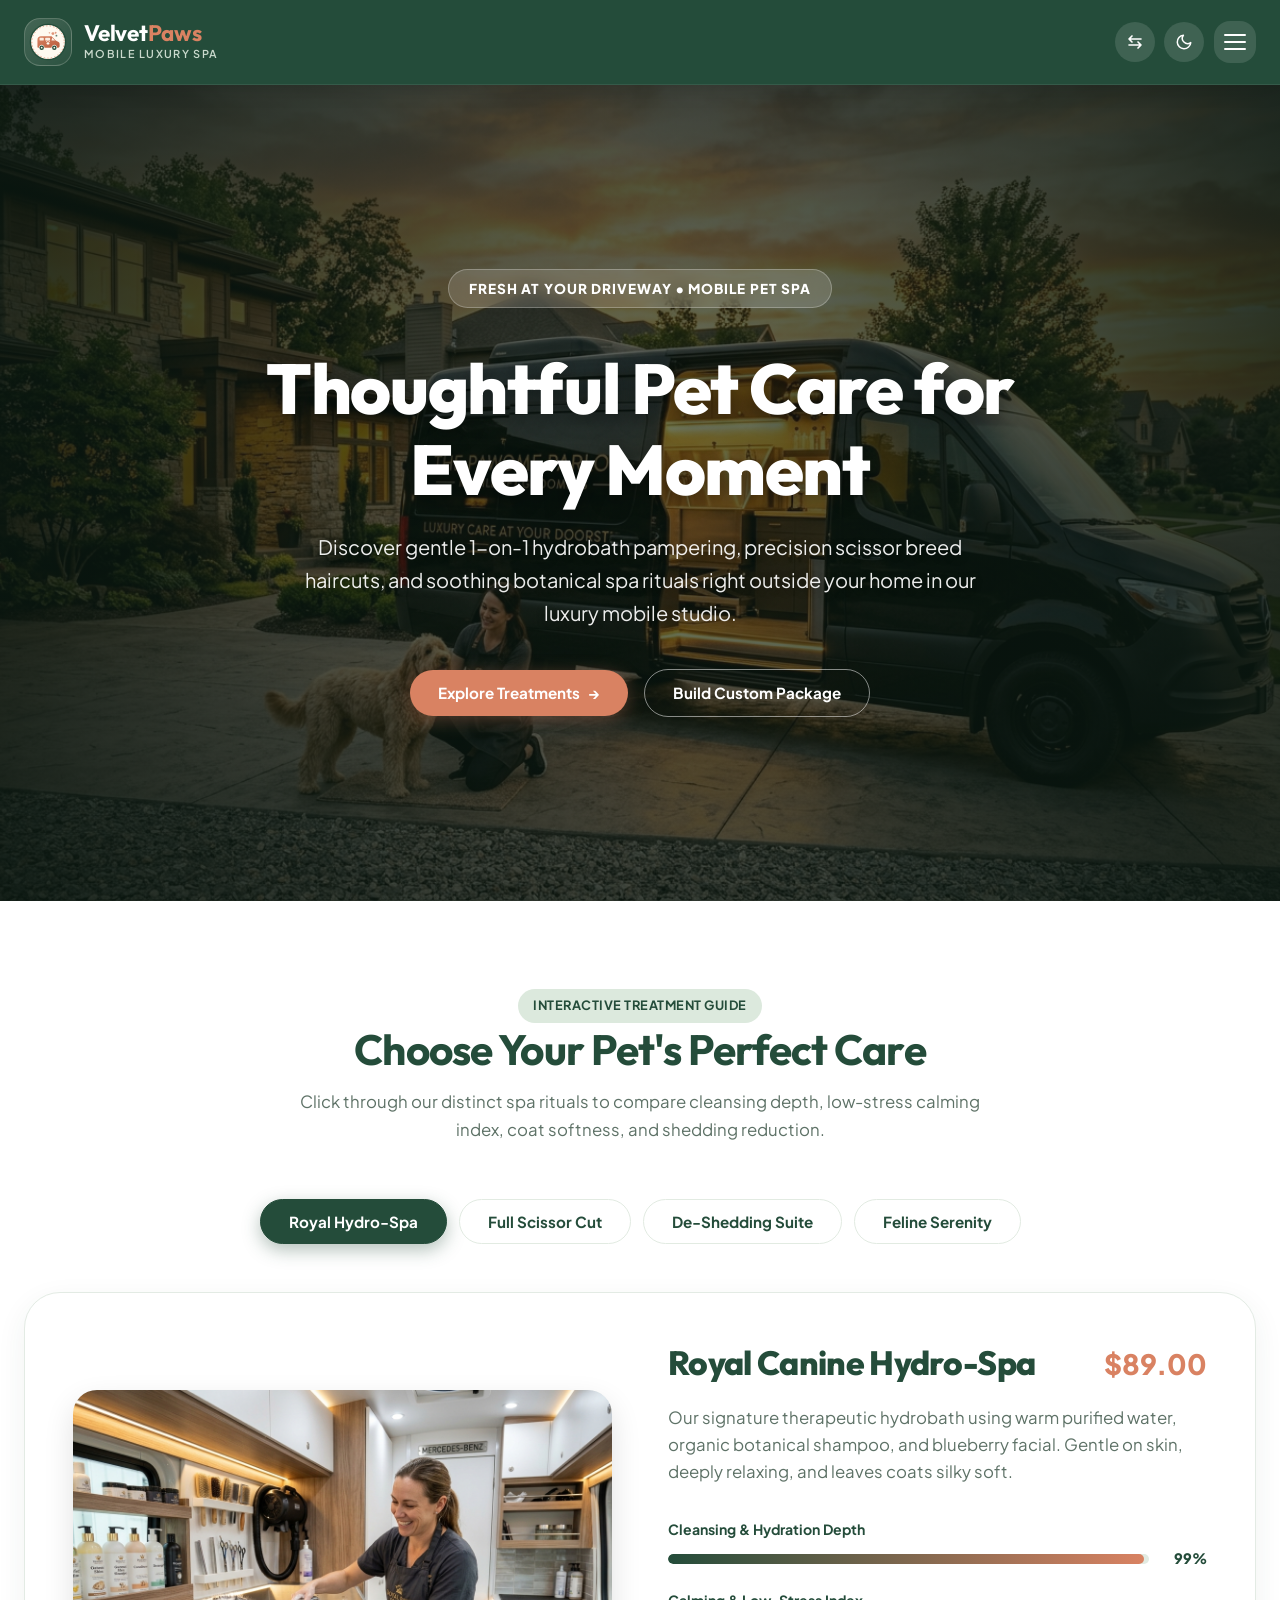
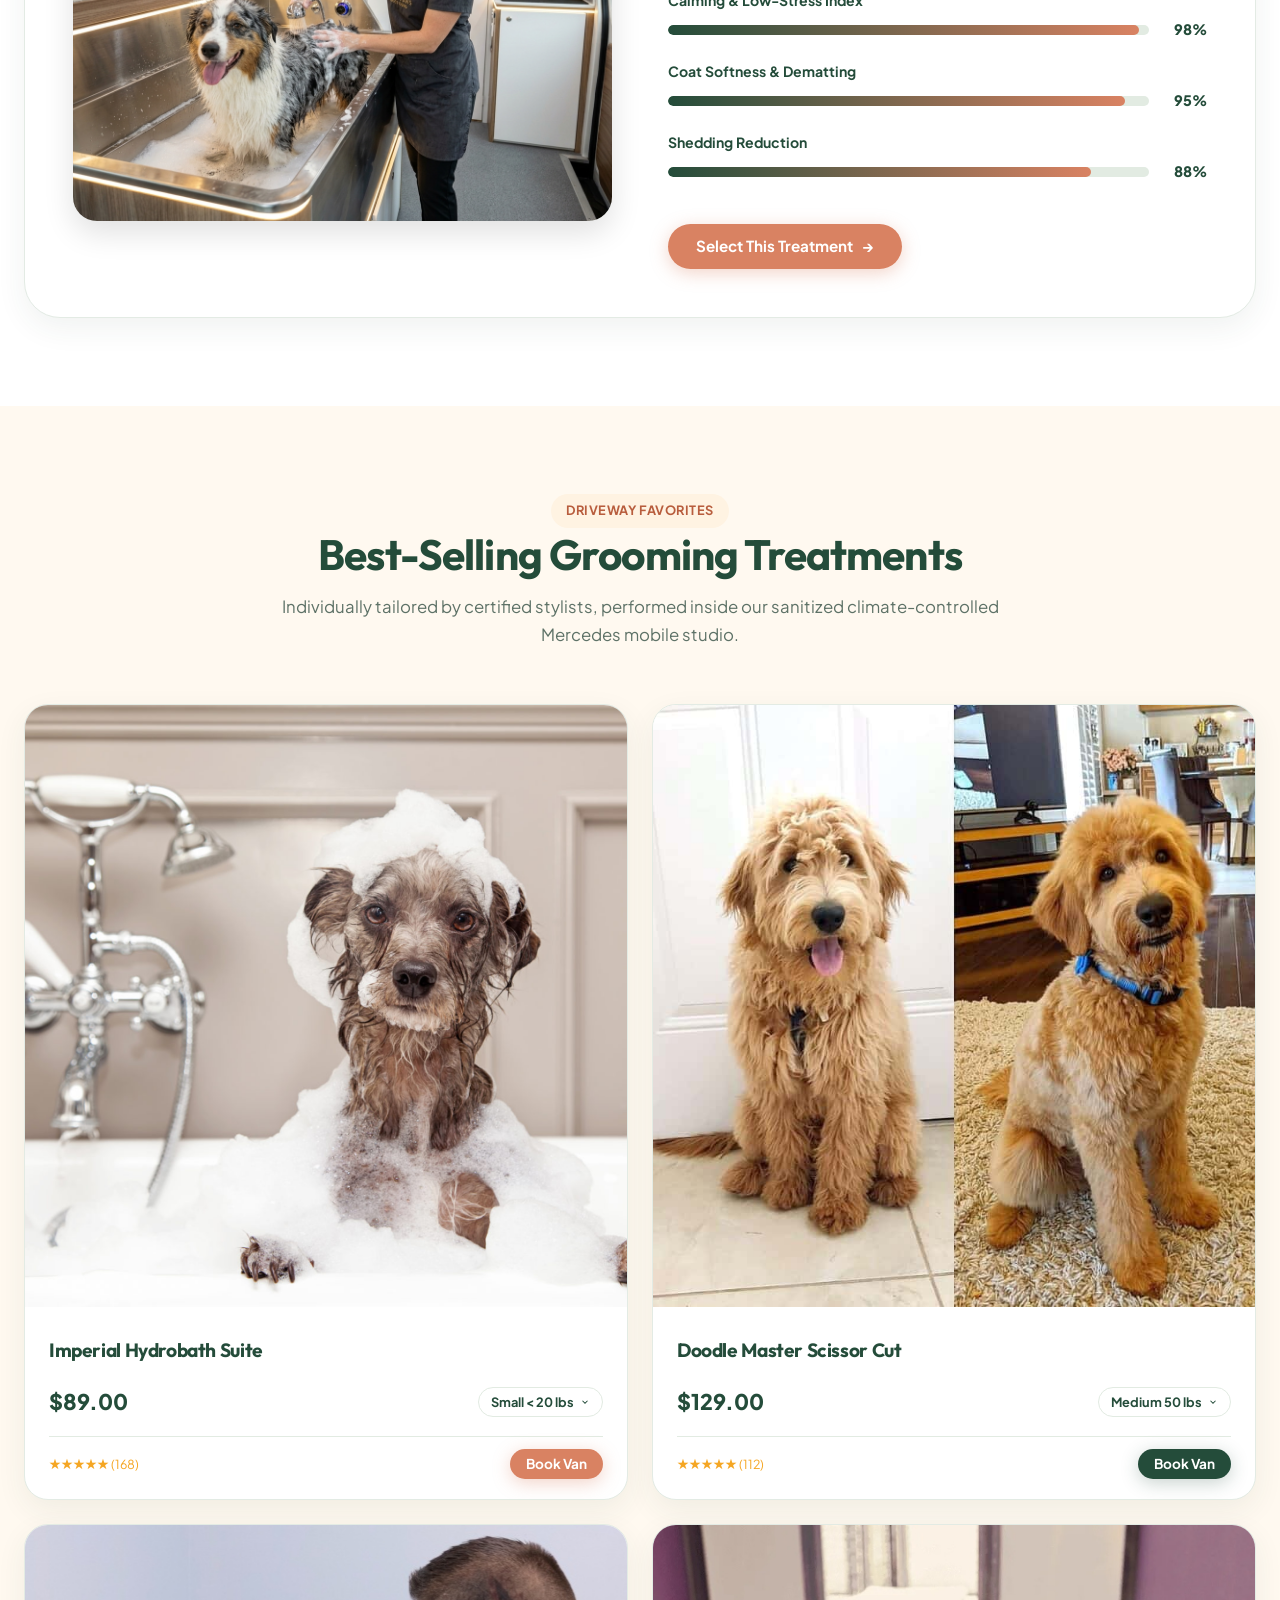
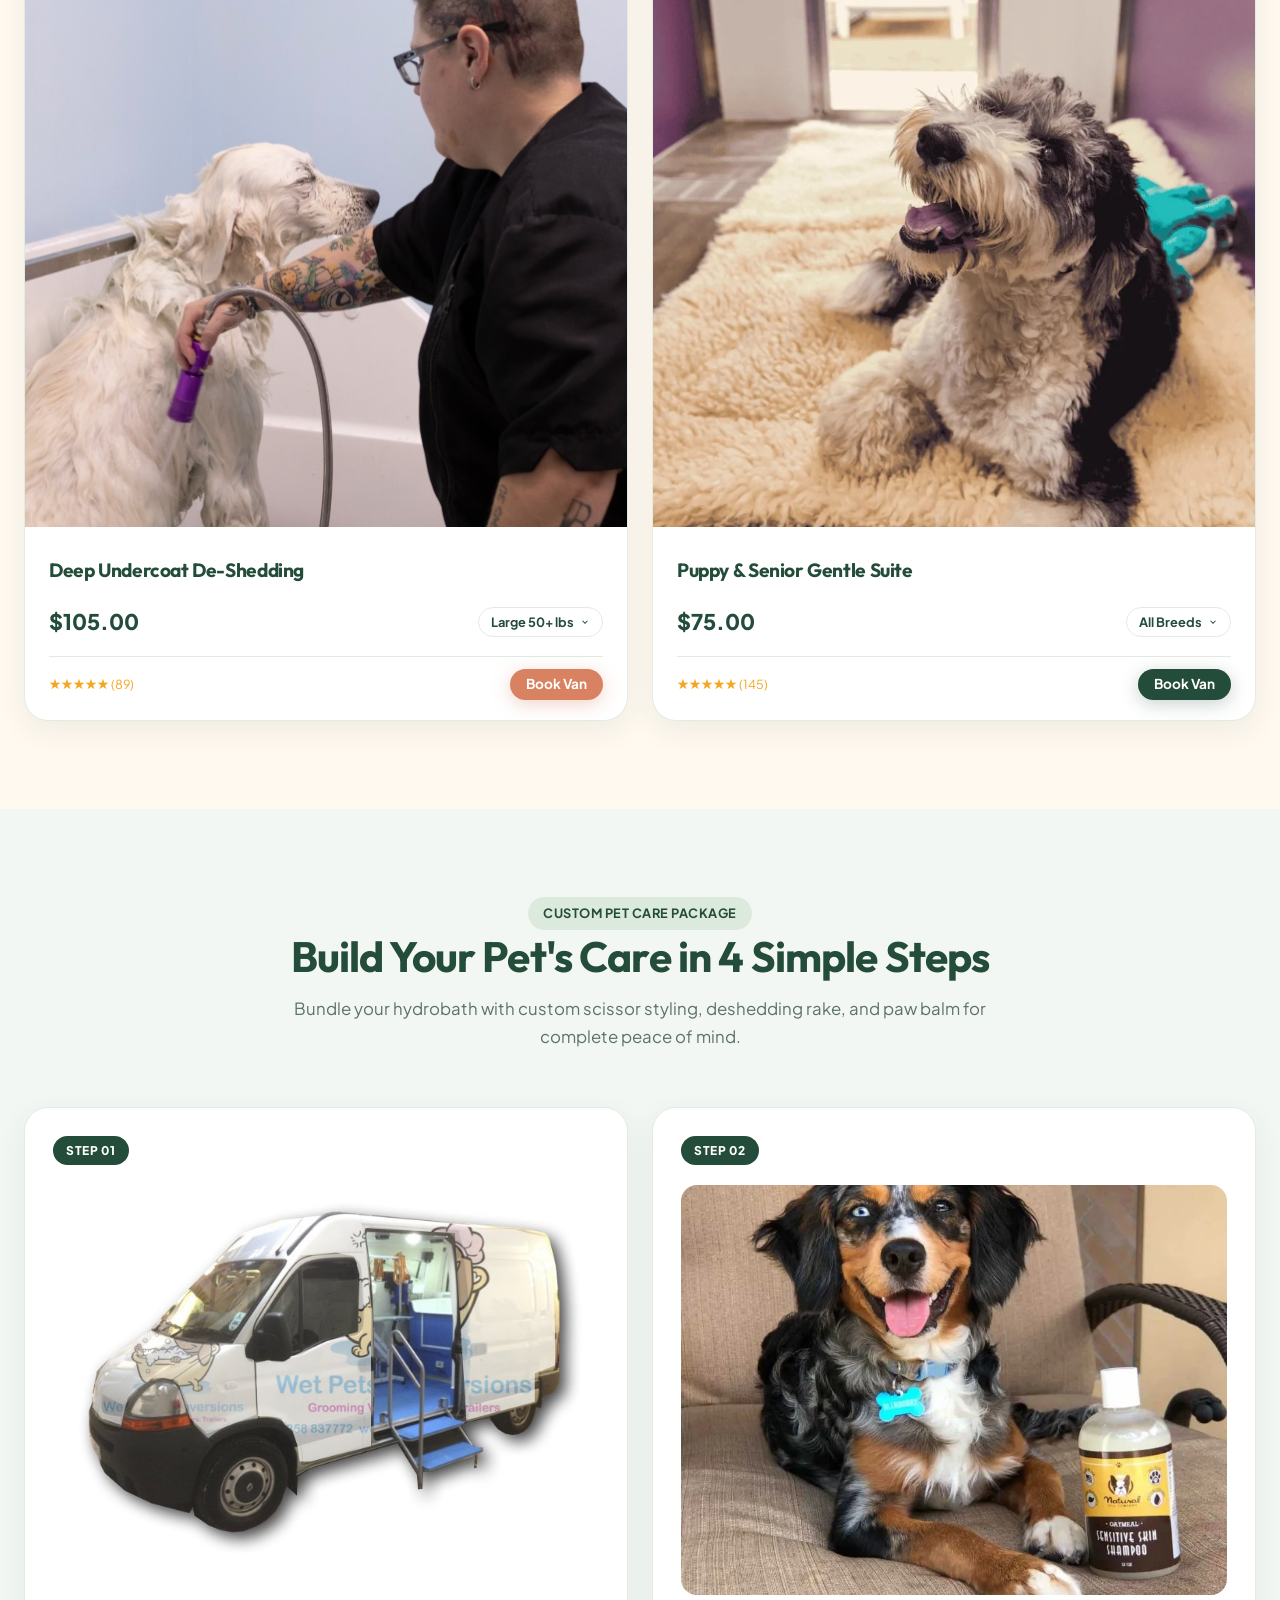
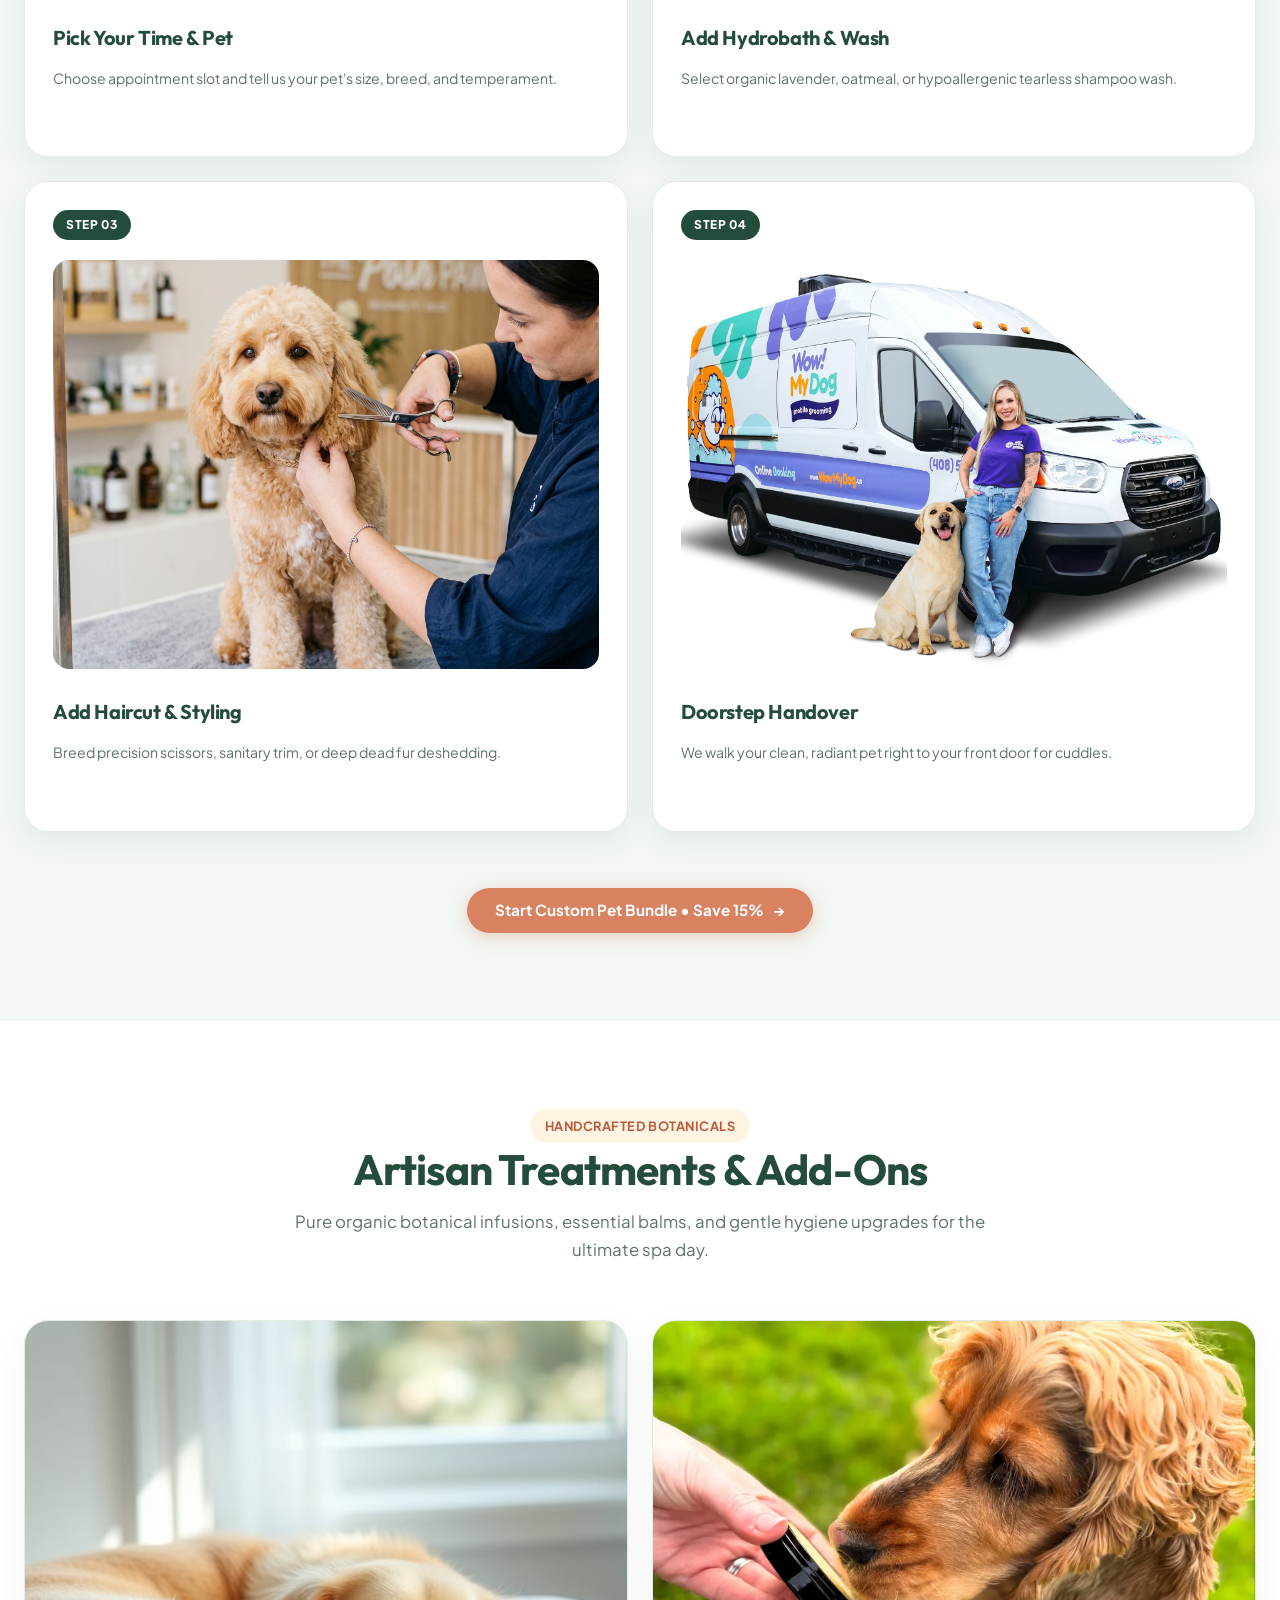
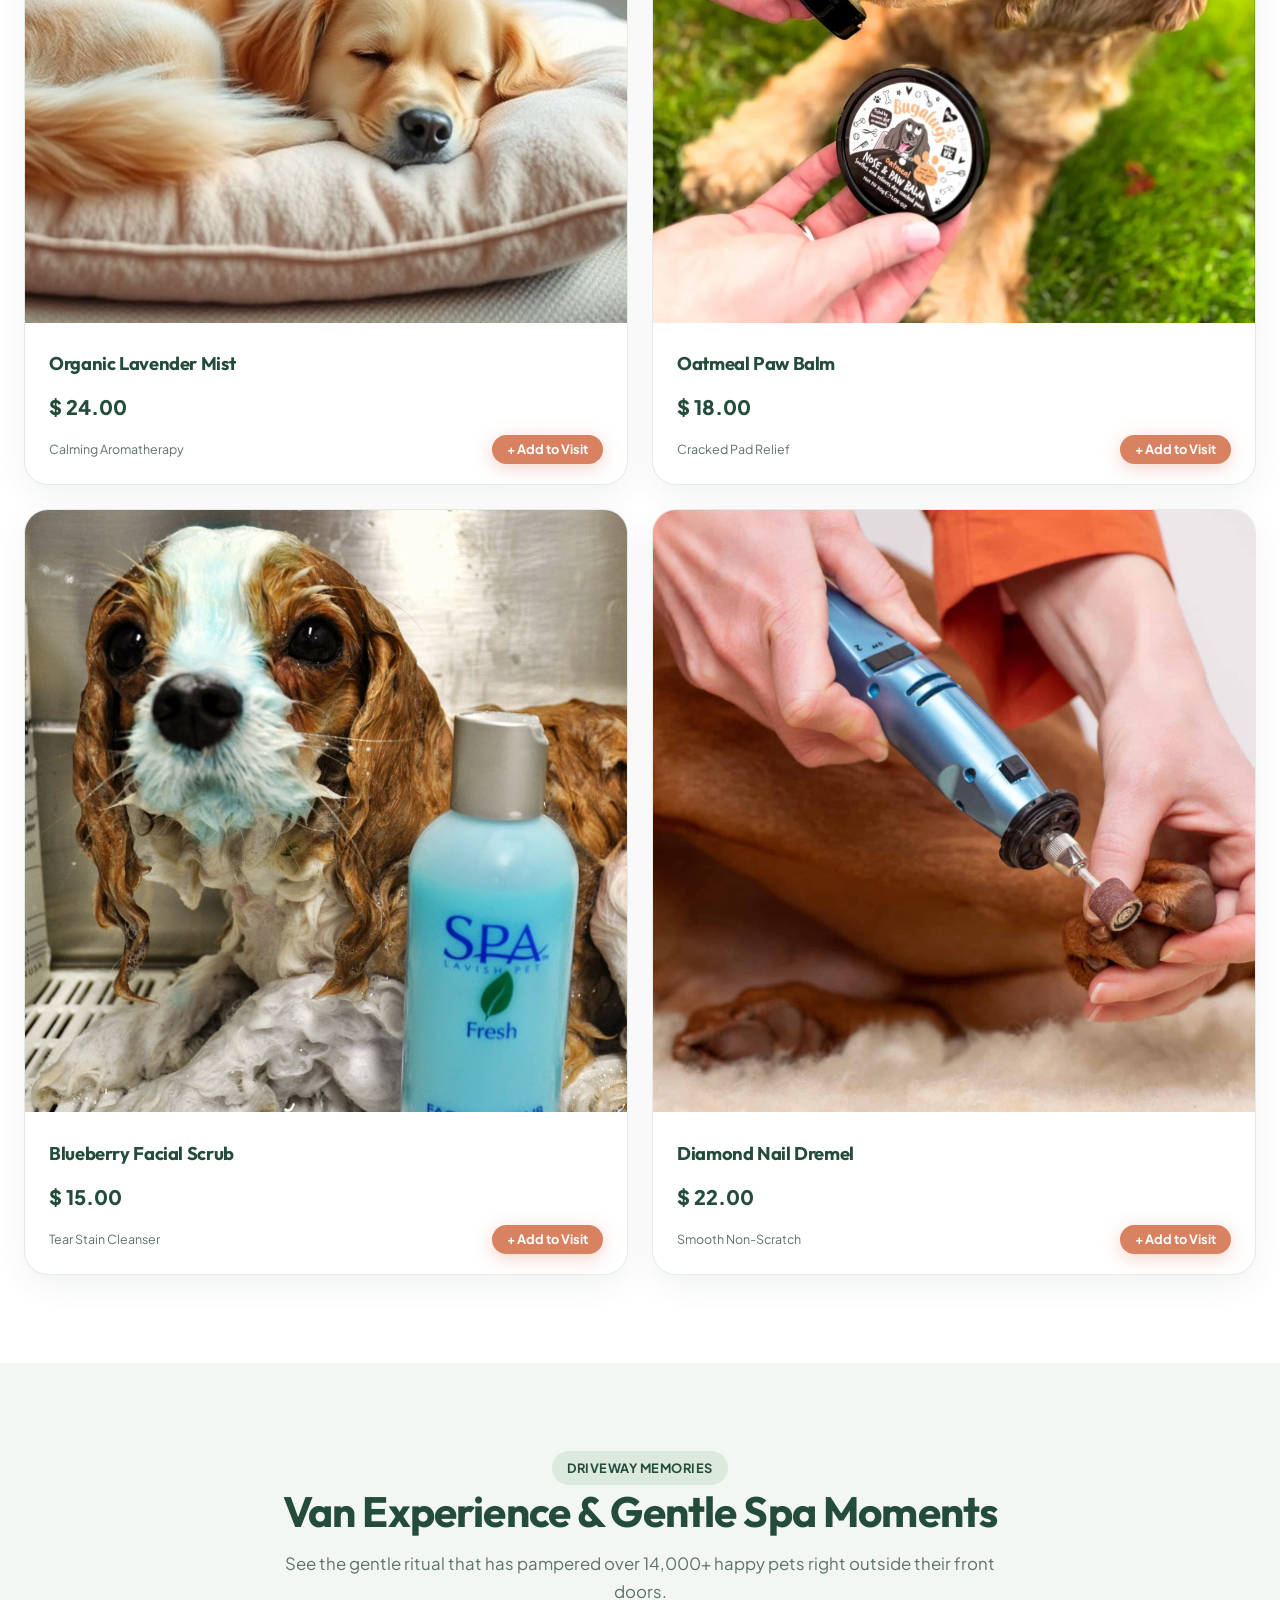
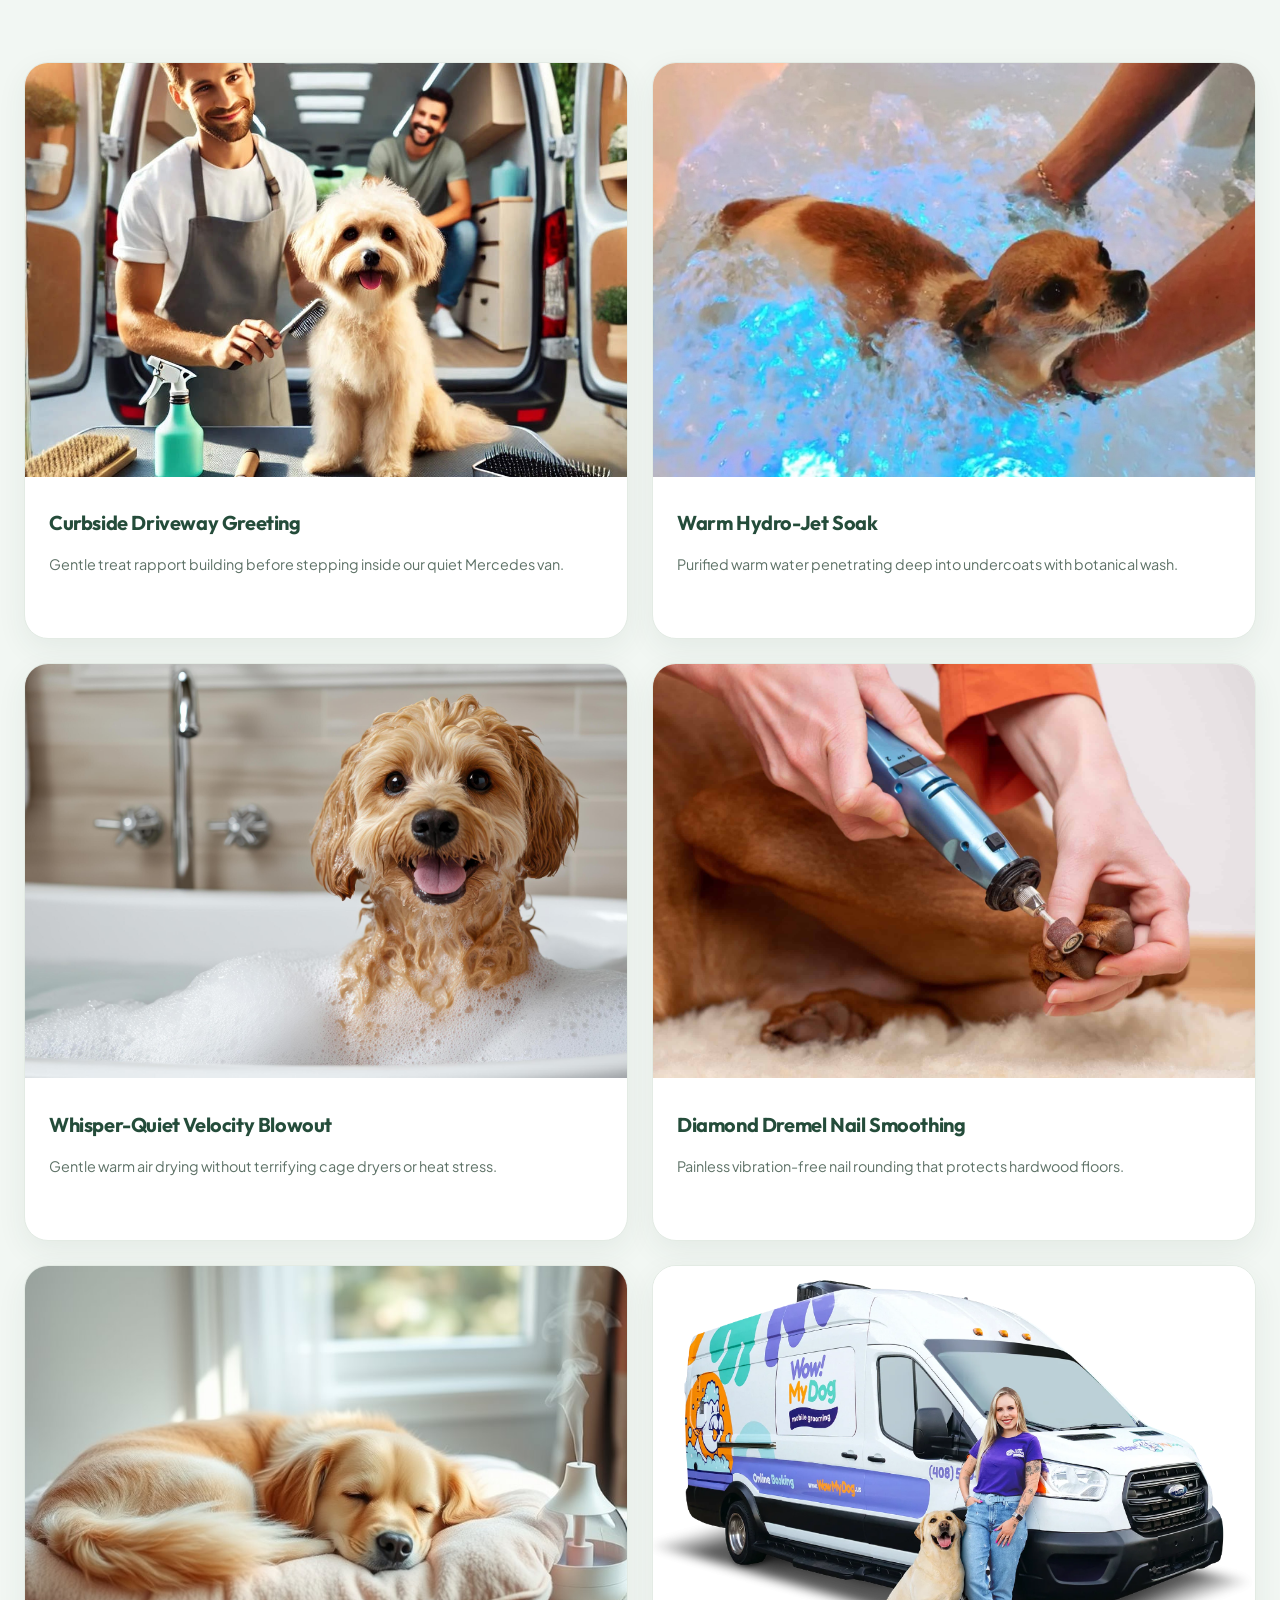
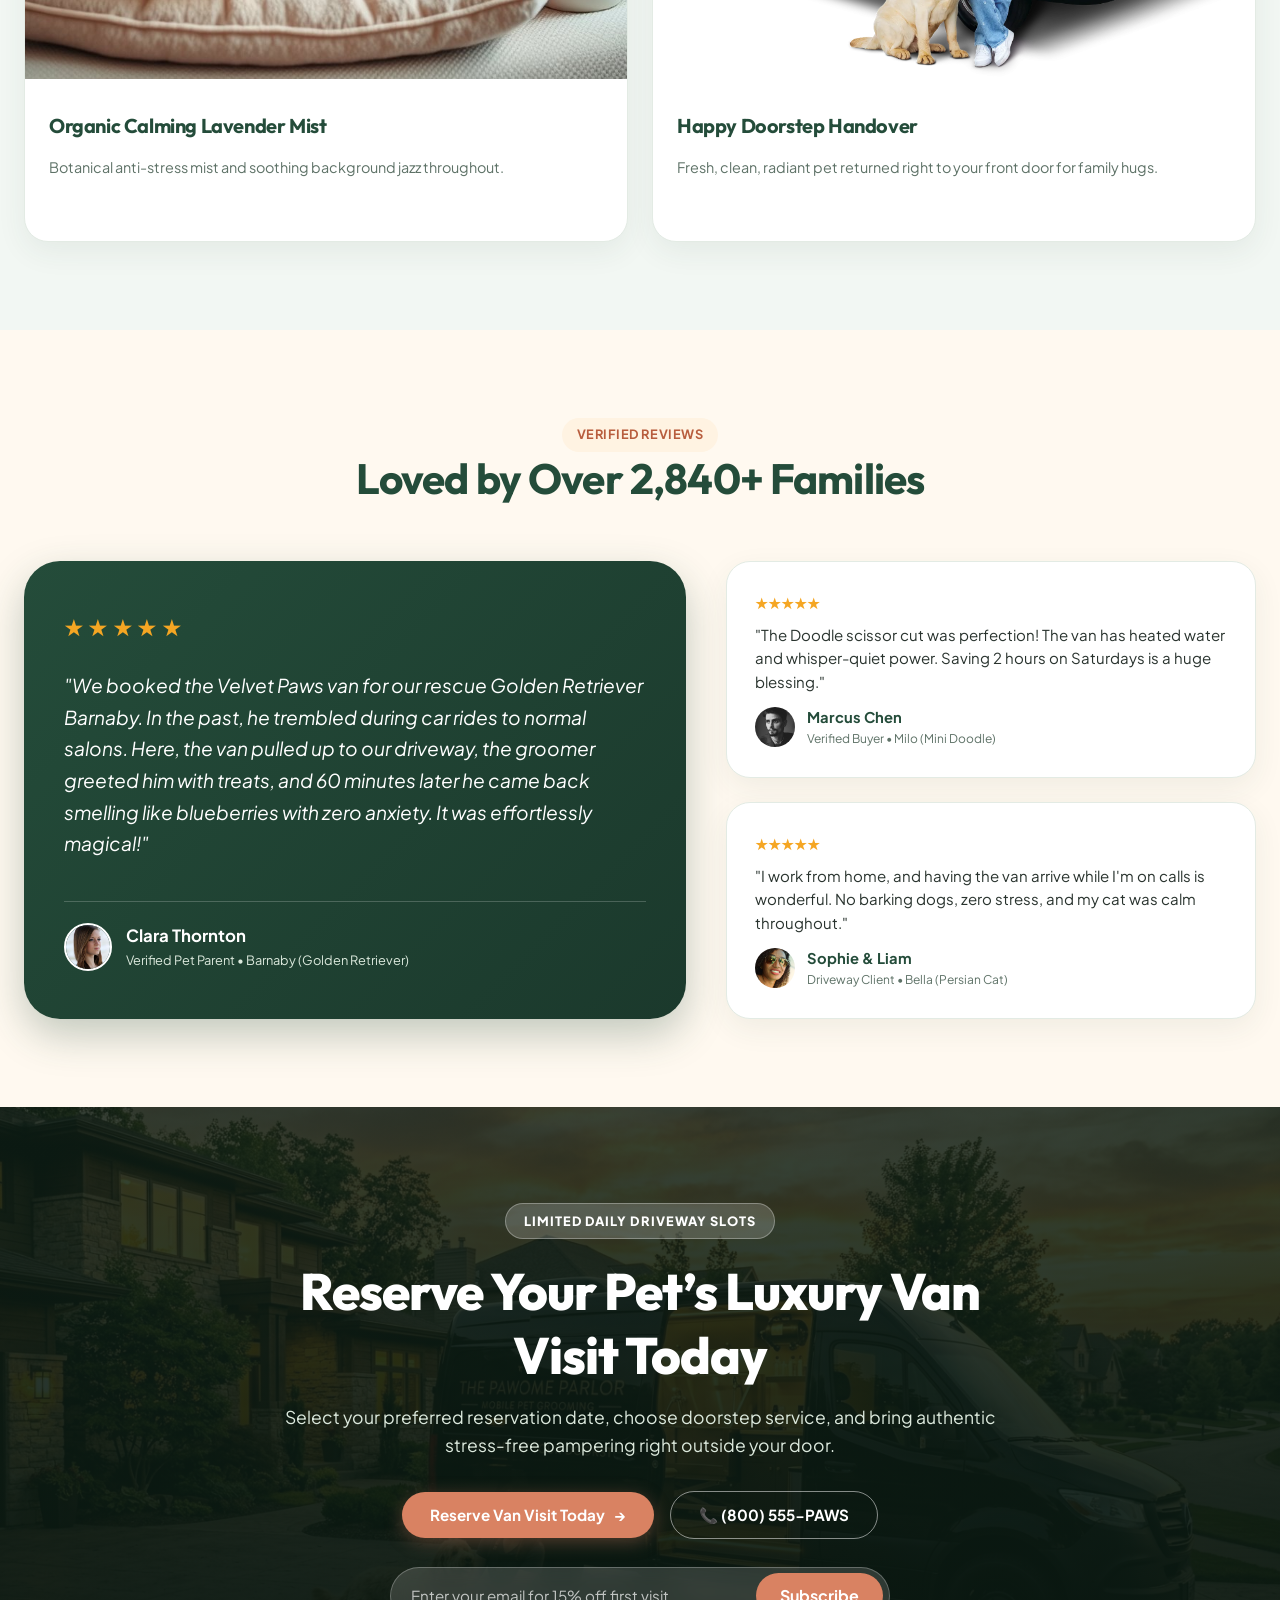
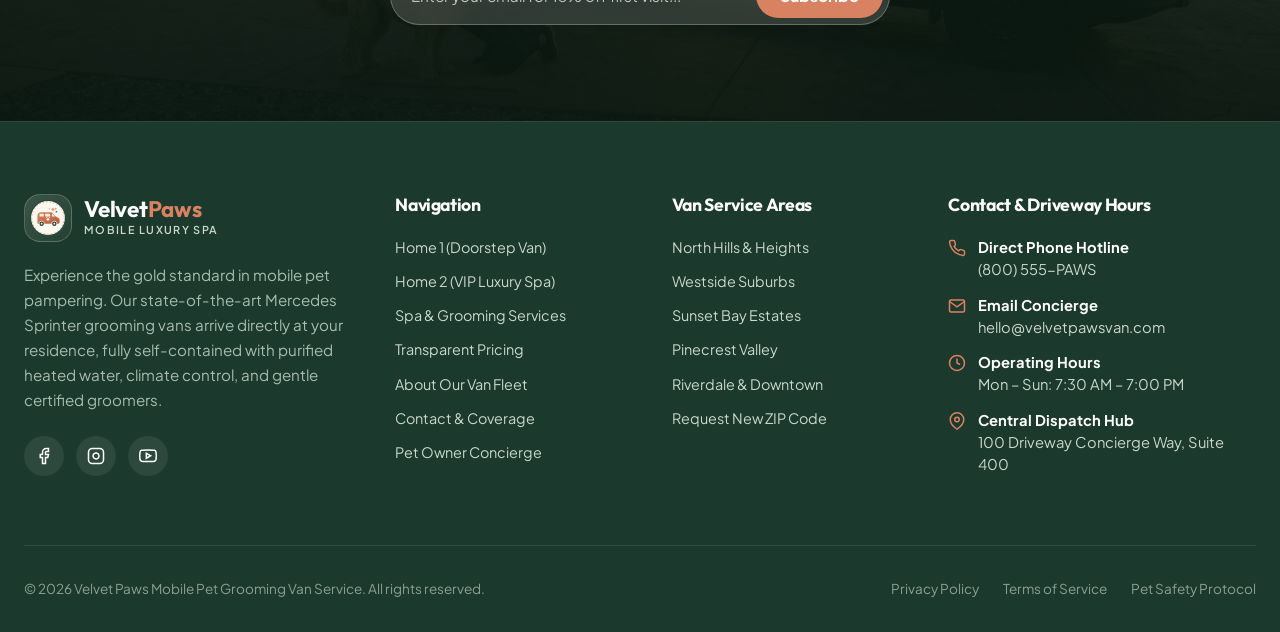
<file: home-2.html>
<!DOCTYPE html>
<html lang="en" data-theme="light" dir="ltr">

<head>
  <meta charset="UTF-8">
  <meta name="viewport" content="width=device-width, initial-scale=1.0, maximum-scale=5.0">
  <title>Velvet Paws — The Pet Care Experience | Mobile Luxury Spa on Wheels</title>
  <meta name="description"
    content="Explore the ultimate at-home pet care experience. Tour our Mercedes Sprinter pet spa van, learn about our step-by-step grooming ritual, and book VIP dog & cat packages.">

  <!-- Favicon -->
  <link rel="icon" type="image/svg+xml" href="assets/images/favicon.svg">

  <!-- Immediate Theme & Direction Script to Prevent FOUC -->
  <script>
    (function () {
      try {
        var savedTheme = localStorage.getItem('paw_grooming_theme') || 'light';
        var savedDir = localStorage.getItem('paw_grooming_dir') || 'ltr';
        document.documentElement.setAttribute('data-theme', savedTheme);
        document.documentElement.setAttribute('dir', savedDir);
      } catch (e) { }
    })();
  </script>

  <!-- Google Fonts: Strictly 2 Font Families Max (Outfit + Plus Jakarta Sans) -->
  <link rel="preconnect" href="https://fonts.googleapis.com">
  <link rel="preconnect" href="https://fonts.gstatic.com" crossorigin>
  <link
    href="https://fonts.googleapis.com/css2?family=Outfit:wght@400;500;600;700;800&family=Plus+Jakarta+Sans:wght@300;400;500;600;700;800&display=swap"
    rel="stylesheet">

  <!-- Stylesheet -->
  <link rel="stylesheet" href="assets/css/style.css">
</head>

<body>

  <!-- Attractive Luxury Pet Van Page Preloader -->
  <div id="page-preloader" class="page-preloader" aria-hidden="true">
    <div class="preloader-content">
      <div class="preloader-van-wrap">
        <div class="preloader-pulse-ring"></div>
        <div class="preloader-icon-box">
          <svg class="preloader-svg" viewBox="0 0 24 24" fill="none" stroke="currentColor" stroke-width="1.8" stroke-linecap="round" stroke-linejoin="round">
            <path d="M5 18H3c-1.1 0-2-.9-2-2V8c0-1.1.9-2 2-2h12v12H5z"></path>
            <path d="M15 9h4.6a2 2 0 0 1 1.8 1.1L23 14v2c0 1.1-.9 2-2 2h-2"></path>
            <circle cx="7" cy="18" r="2.5"></circle>
            <circle cx="17" cy="18" r="2.5"></circle>
            <circle class="preloader-bubble bubble-1" cx="12" cy="4" r="1.5" fill="currentColor"></circle>
            <circle class="preloader-bubble bubble-2" cx="15" cy="2" r="1" fill="currentColor"></circle>
          </svg>
        </div>
      </div>
      <div class="preloader-brand">
        <span class="preloader-title">Velvet<span>Van</span></span>
        <span class="preloader-subtitle">Luxury Mobile Pet Spa</span>
      </div>
      <div class="preloader-progress-track">
        <div class="preloader-progress-bar"></div>
      </div>
    </div>
  </div>

  <!-- ==========================================================================
       SITE HEADER & NAVBAR (Sticky Top Navbar - Zero Announcement Bar)
       ========================================================================== -->
  <header class="site-header" id="site-header">
    <div class="container">
      <nav class="navbar" aria-label="Main Navigation">

        <!-- Brand Logo -->
        <a href="index.html" class="brand-logo" id="main-brand-logo"
          aria-label="Velvet Paws Mobile Pet Grooming Homepage">
          <div class="brand-emblem-box" aria-hidden="true">
            <img src="assets/images/logo.svg" alt="Velvet Paws Logo Emblem" width="40" height="40">
          </div>
          <div class="brand-text">
            <span class="brand-name">Velvet<span>Paws</span></span>
            <span class="brand-tagline">MOBILE LUXURY SPA</span>
          </div>
        </a>

        <!-- Desktop Navigation Menu (Visible only above 1366px) -->
        <ul class="nav-menu" id="desktop-nav-menu">
          <li class="nav-item nav-item-dropdown">
            <a href="home-2.html" class="nav-link active" id="nav-home-link" aria-haspopup="true" aria-expanded="false">
              Home
              <svg class="dropdown-arrow" width="12" height="12" viewBox="0 0 24 24" fill="none" stroke="currentColor"
                stroke-width="2.5">
                <polyline points="6 9 12 15 18 9"></polyline>
              </svg>
            </a>
            <div class="dropdown-menu" aria-label="Home Variations">
              <a href="index.html" class="dropdown-link">Home 1 (Van At Doorstep)</a>
              <a href="home-2.html" class="dropdown-link active">Home 2 (Pet Care Experience)</a>
            </div>
          </li>
          <li class="nav-item">
            <a href="services.html" class="nav-link" id="nav-services-link">Services</a>
          </li>
          <li class="nav-item">
            <a href="pricing.html" class="nav-link" id="nav-pricing-link">Pricing</a>
          </li>
          <li class="nav-item">
            <a href="about.html" class="nav-link" id="nav-about-link">About</a>
          </li>
          <li class="nav-item">
            <a href="contact.html" class="nav-link" id="nav-contact-link">Contact</a>
          </li>
          <li class="nav-item">
            <a href="dashboard.html" class="nav-link" id="nav-dashboard-link">Dashboard</a>
          </li>
        </ul>

        <!-- Action Controls: RTL, Theme, Login, Book CTA & Hamburger -->
        <div class="nav-actions">

          <!-- RTL / LTR Toggle Button (Hidden on Mobile < 768px, available in Drawer) -->
          <button class="nav-circle-btn" id="rtl-toggle" data-action="toggle-rtl" title="Switch RTL/LTR"
            aria-label="Toggle Direction">
            <svg class="icon-arrow-flip" width="18" height="18" viewBox="0 0 24 24" fill="none" stroke="currentColor"
              stroke-width="2.2" stroke-linecap="round" stroke-linejoin="round">
              <path d="M4 8h16M4 8l4-4M4 8l4 4M20 16H4m16 0l-4-4m4 4l-4 4"></path>
            </svg>
          </button>

          <!-- Light / Dark Theme Toggle Button (Hidden on Mobile < 768px, available in Drawer) -->
          <button class="nav-circle-btn" id="theme-toggle" data-action="toggle-theme" title="Switch Theme"
            aria-label="Toggle Theme">
            <svg width="18" height="18" viewBox="0 0 24 24" fill="none" stroke="currentColor" stroke-width="2"
              stroke-linecap="round" stroke-linejoin="round">
              <path d="M21 12.79A9 9 0 1 1 11.21 3 7 7 0 0 0 21 12.79z"></path>
            </svg>
          </button>

          <!-- Login Button (Placed next to Book Van Visit) -->
          <a href="login.html" class="nav-pill-btn nav-login-btn hide-on-tablet" id="nav-login-btn">
            <svg width="15" height="15" viewBox="0 0 24 24" fill="none" stroke="currentColor" stroke-width="2.2">
              <path d="M20 21v-2a4 4 0 0 0-4-4H8a4 4 0 0 0-4 4v2"></path>
              <circle cx="12" cy="7" r="4"></circle>
            </svg>
            Login
          </a>

          <!-- Book Van CTA Button -->
          <a href="contact.html#enquiry-form" class="nav-pill-btn hide-on-tablet" id="nav-book-btn">
            <svg width="16" height="16" viewBox="0 0 24 24" fill="none" stroke="currentColor" stroke-width="2.5">
              <rect x="3" y="4" width="18" height="18" rx="2" ry="2"></rect>
              <line x1="16" y1="2" x2="16" y2="6"></line>
              <line x1="8" y1="2" x2="8" y2="6"></line>
              <line x1="3" y1="10" x2="21" y2="10"></line>
            </svg>
            Book Appointment
          </a>

          <!-- Responsive Hamburger Button (Active on Mobile, All iPads, and iPad Pros <= 1366px) -->
          <button class="hamburger-btn" id="hamburger-btn" aria-label="Toggle Navigation Drawer" aria-expanded="false"
            aria-controls="mobile-drawer">
            <span></span>
            <span></span>
            <span></span>
          </button>

        </div>
      </nav>
    </div>
  </header>

  <!-- ==========================================================================
       MOBILE NAVIGATION DRAWER & BACKDROP
       ========================================================================== -->
  <div class="drawer-backdrop" id="drawer-backdrop"></div>

  <aside class="mobile-drawer" id="mobile-drawer" aria-label="Mobile Navigation Drawer">
    <div class="drawer-header">
      <a href="index.html" class="brand-logo" aria-label="Velvet Paws">
        <div class="brand-emblem-box">
          <img src="assets/images/logo.svg" alt="Velvet Paws Logo" width="34" height="34">
        </div>
        <div class="brand-text">
          <span class="brand-name">Velvet<span>Paws</span></span>
          <span class="brand-tagline">MOBILE PET SPA</span>
        </div>
      </a>
      <button class="drawer-close-btn" id="drawer-close-btn" aria-label="Close menu">
        <svg width="20" height="20" viewBox="0 0 24 24" fill="none" stroke="currentColor" stroke-width="2.2"
          stroke-linecap="round" stroke-linejoin="round">
          <line x1="18" y1="6" x2="6" y2="18"></line>
          <line x1="6" y1="6" x2="18" y2="18"></line>
        </svg>
      </button>
    </div>

    <!-- Quick Mode Controls in Drawer (Zero Horizontal Crowding) -->
    <div class="drawer-quick-controls">
      <button class="drawer-icon-btn" data-action="toggle-theme" id="drawer-theme-toggle" aria-label="Toggle Theme" title="Toggle Theme">
        <svg width="18" height="18" viewBox="0 0 24 24" fill="none" stroke="currentColor" stroke-width="2">
          <path d="M21 12.79A9 9 0 1 1 11.21 3 7 7 0 0 0 21 12.79z"></path>
        </svg>
      </button>

      <button class="drawer-icon-btn" data-action="toggle-rtl" id="drawer-rtl-toggle" aria-label="Toggle Direction" title="Toggle Direction">
        <svg class="icon-arrow-flip" width="18" height="18" viewBox="0 0 24 24" fill="none" stroke="currentColor"
          stroke-width="2">
          <path d="M4 8h16M4 8l4-4M4 8l4 4M20 16H4m16 0l-4-4m4 4l-4 4"></path>
        </svg>
      </button>
    </div>

    <!-- Drawer Navigation Links -->
    <div class="drawer-body">
      <nav class="drawer-menu">
        <a href="home-2.html" class="drawer-link active">
          <span>Home</span>
          <svg width="14" height="14" viewBox="0 0 24 24" fill="none" stroke="currentColor" stroke-width="2">
            <polyline points="9 18 15 12 9 6"></polyline>
          </svg>
        </a>
        <div class="drawer-subgroup">
          <a href="index.html" class="drawer-sublink">• Home 1 (Van At Doorstep)</a>
          <a href="home-2.html" class="drawer-sublink active">• Home 2 (Pet Care Experience)</a>
        </div>
        <a href="services.html" class="drawer-link">
          <span>Services</span>
          <svg width="14" height="14" viewBox="0 0 24 24" fill="none" stroke="currentColor" stroke-width="2">
            <polyline points="9 18 15 12 9 6"></polyline>
          </svg>
        </a>
        <a href="pricing.html" class="drawer-link">
          <span>Pricing</span>
          <svg width="14" height="14" viewBox="0 0 24 24" fill="none" stroke="currentColor" stroke-width="2">
            <polyline points="9 18 15 12 9 6"></polyline>
          </svg>
        </a>
        <a href="about.html" class="drawer-link">
          <span>About</span>
          <svg width="14" height="14" viewBox="0 0 24 24" fill="none" stroke="currentColor" stroke-width="2">
            <polyline points="9 18 15 12 9 6"></polyline>
          </svg>
        </a>
        <a href="contact.html" class="drawer-link">
          <span>Contact</span>
          <svg width="14" height="14" viewBox="0 0 24 24" fill="none" stroke="currentColor" stroke-width="2">
            <polyline points="9 18 15 12 9 6"></polyline>
          </svg>
        </a>
        <a href="dashboard.html" class="drawer-link">
          <span>Dashboard</span>
          <svg width="14" height="14" viewBox="0 0 24 24" fill="none" stroke="currentColor" stroke-width="2">
            <polyline points="9 18 15 12 9 6"></polyline>
          </svg>
        </a>
      </nav>
    </div>

    <!-- Drawer Footer Actions -->
    <div class="drawer-footer">
      <div class="drawer-action-row">
        <a href="login.html" class="btn btn-outline btn-pill" style="padding: 0.65rem 1rem; font-size: 0.88rem;">
          <svg width="15" height="15" viewBox="0 0 24 24" fill="none" stroke="currentColor" stroke-width="2.2">
            <path d="M20 21v-2a4 4 0 0 0-4-4H8a4 4 0 0 0-4 4v2"></path>
            <circle cx="12" cy="7" r="4"></circle>
          </svg>
          Login
        </a>
        <a href="contact.html#enquiry-form" class="btn btn-primary btn-pill"
          style="padding: 0.65rem 1rem; font-size: 0.88rem;">
          Book Van
        </a>
      </div>

      <div class="drawer-van-callout">
        <h5>🚐 Van Arrives Fully Equipped</h5>
        <p>Warm filtered water, generator electricity, and climate control built right inside our Mercedes Sprinter van.
        </p>
      </div>
    </div>
  </aside>

  <!-- ==========================================================================
       SECTION 1: SPLIT-SCREEN EDITORIAL HERO (HOME 2 DISTINCT COMPOSITION)
       Full-Screen Viewport Height (100dvh) Across All Devices
       ========================================================================== -->
  <main id="main-content">

    <!-- ==========================================================================
         SECTION 1 — FULL-WIDTH BACKGROUND HERO (Exact Reference Layout)
         ========================================================================== -->
    <section class="hero-section" id="hero">
      <img src="assets/images/h2-hero-bg.jpg"
        alt="Velvet Paws luxury mobile pet grooming Mercedes Sprinter van on driveway at sunset" class="hero-bg-img"
        width="1600" height="900" loading="eager">
      <div class="hero-gradient-overlay"></div>

      <div class="container">
        <div class="hero-content" style="text-align: center; display: flex; flex-direction: column; align-items: center; justify-content: center; margin: 0 auto;">
          <div class="hero-eyebrow">FRESH AT YOUR DRIVEWAY &bull; MOBILE PET SPA</div>
          <h1 class="hero-title" style="text-align: center; width: 100%;">
            Thoughtful Pet Care for Every Moment
          </h1>
          <p class="hero-desc" style="text-align: center; margin-left: auto; margin-right: auto;">
            Discover gentle 1-on-1 hydrobath pampering, precision scissor breed haircuts, and soothing botanical spa
            rituals right outside your home in our luxury mobile studio.
          </p>

          <div class="hero-btn-group" style="display: flex; justify-content: center; align-items: center; width: 100%; margin: 0 auto;">
            <a href="#varieties" class="btn btn-primary btn-pill">
              <span>Explore Treatments</span>
              <span>&rarr;</span>
            </a>
            <a href="#bundle" class="btn btn-outline btn-pill btn-outline-white">
              <span>Build Custom Package</span>
            </a>
          </div>
        </div>
      </div>
    </section>

    <!-- ==========================================================================
         SECTION 2 — INTERACTIVE VARIETY GUIDE ("Choose Your Pet's Perfect Treatment")
         Exact Interactive Tabs & Metrics Bars from Reference Site
         ========================================================================== -->
    <section class="variety-section" id="varieties">
      <div class="container">

        <div class="section-header">
          <span class="pill-badge">INTERACTIVE TREATMENT GUIDE</span>
          <h2 class="section-title">Choose Your Pet's Perfect Care</h2>
          <p class="section-subtitle">
            Click through our distinct spa rituals to compare cleansing depth, low-stress calming index, coat softness,
            and shedding reduction.
          </p>
        </div>

        <!-- Variety Tabs -->
        <div class="variety-tabs-wrapper">
          <button class="variety-tab-btn active" data-variety="hydro">Royal Hydro-Spa</button>
          <button class="variety-tab-btn" data-variety="scissor">Full Scissor Cut</button>
          <button class="variety-tab-btn" data-variety="deshed">De-Shedding Suite</button>
          <button class="variety-tab-btn" data-variety="feline">Feline Serenity</button>
        </div>

        <!-- Interactive Variety Display Card -->
        <div class="variety-card-display" id="variety-card-display">

          <div class="variety-media">
            <img src="assets/images/h2-variety-showcase.jpg"
              alt="Australian shepherd enjoying warm bubbly hydrobath inside luxury Mercedes grooming van" width="600"
              height="500" loading="lazy">
          </div>

          <div class="variety-details">
            <div
              style="display: flex; justify-content: space-between; align-items: baseline; margin-bottom: 6px; flex-wrap: wrap; gap: 0.5rem;">
              <h3 class="variety-name font-serif">Royal Canine Hydro-Spa</h3>
              <span class="variety-price">$89.00</span>
            </div>

            <p class="variety-desc">
              Our signature therapeutic hydrobath using warm purified water, organic botanical shampoo, and blueberry
              facial. Gentle on skin, deeply relaxing, and leaves coats silky soft.
            </p>

            <div class="variety-metrics">
              <div class="metric-item">
                <span class="metric-label">Cleansing &amp; Hydration Depth</span>
                <div class="metric-bar-wrapper">
                  <div class="metric-bar">
                    <div class="metric-bar-fill fill-hydration" style="width: 99%;"></div>
                  </div>
                  <span class="metric-value val-hydration">99%</span>
                </div>
              </div>
              <div class="metric-item">
                <span class="metric-label">Calming &amp; Low-Stress Index</span>
                <div class="metric-bar-wrapper">
                  <div class="metric-bar">
                    <div class="metric-bar-fill fill-calm" style="width: 98%;"></div>
                  </div>
                  <span class="metric-value val-calm">98%</span>
                </div>
              </div>
              <div class="metric-item">
                <span class="metric-label">Coat Softness &amp; Dematting</span>
                <div class="metric-bar-wrapper">
                  <div class="metric-bar">
                    <div class="metric-bar-fill fill-softness" style="width: 95%;"></div>
                  </div>
                  <span class="metric-value val-softness">95%</span>
                </div>
              </div>
              <div class="metric-item">
                <span class="metric-label">Shedding Reduction</span>
                <div class="metric-bar-wrapper">
                  <div class="metric-bar">
                    <div class="metric-bar-fill fill-shedding" style="width: 88%;"></div>
                  </div>
                  <span class="metric-value val-shedding">88%</span>
                </div>
              </div>
            </div>

            <div class="variety-actions">
              <a href="#bestsellers" class="btn btn-primary btn-pill">
                <span>Select This Treatment</span>
                <span>&rarr;</span>
              </a>
            </div>

          </div>

        </div>

      </div>
    </section>

    <!-- ==========================================================================
         SECTION 3 — BEST-SELLING TREATMENTS WITH CUSTOM SIZE DROPDOWNS
         ========================================================================== -->
    <section class="featured-trees-section" id="bestsellers" style="padding: 5.5rem 0;">
      <div class="container">

        <div class="section-header">
          <span class="pill-badge terracotta">DRIVEWAY FAVORITES</span>
          <h2 class="section-title">Best-Selling Grooming Treatments</h2>
          <p class="section-subtitle">
            Individually tailored by certified stylists, performed inside our sanitized climate-controlled Mercedes
            mobile studio.
          </p>
        </div>

        <div class="h2-bestsellers-grid">

          <!-- Treatment 1: Imperial Hydro-Spa -->
          <article class="h2-prod-card">
            <div class="h2-prod-img-box">
              <img src="assets/images/user/user_img10_tub_bubbles.png"
                alt="Imperial Hydrobath Suite bubbly spa wash" width="300" height="300" loading="lazy">
            </div>
            <div class="product-body" style="padding: 1.25rem 1.5rem; display: flex; flex-direction: column; flex: 1;">
              <h3 class="product-title"
                style="font-size: 1.2rem; min-height: 2.8rem; display: flex; align-items: center;">Imperial Hydrobath
                Suite</h3>
              <div class="h2-price-row">
                <span class="product-price">$89.00</span>
                <div class="custom-size-dropdown">
                  <button type="button" class="custom-size-trigger" aria-haspopup="listbox" aria-expanded="false">
                    <span class="size-val">Small &lt; 20 lbs</span>
                    <svg width="10" height="10" viewBox="0 0 24 24" fill="none" stroke="currentColor"
                      stroke-width="2.5">
                      <polyline points="6 9 12 15 18 9"></polyline>
                    </svg>
                  </button>
                  <div class="custom-size-menu" role="listbox">
                    <div class="custom-size-item selected" role="option">Small &lt; 20 lbs</div>
                    <div class="custom-size-item" role="option">Medium &lt; 50 lbs</div>
                    <div class="custom-size-item" role="option">Large 50+ lbs</div>
                  </div>
                </div>
              </div>
              <div class="product-footer"
                style="display: flex; justify-content: space-between; align-items: center; margin-top: auto; padding-top: 0.75rem; border-top: 1px solid var(--border-color);">
                <div class="product-rating" style="color: #F5A623; font-size: 0.85rem;">
                  <span>★★★★★</span>
                  <span class="review-count" style="font-size: 0.78rem;">(168)</span>
                </div>
                <a href="contact.html#enquiry-form" class="btn btn-primary btn-sm btn-pill" style="padding: 0.45rem 1rem;">
                  Book Van
                </a>
              </div>
            </div>
          </article>

          <!-- Treatment 2: Doodle Master Cut -->
          <article class="h2-prod-card">
            <div class="h2-prod-img-box">
              <img src="assets/images/user/user_img11_doodle_cut.png"
                alt="Golden doodle before and after precision scissor styling" width="300" height="300" loading="lazy">
            </div>
            <div class="product-body" style="padding: 1.25rem 1.5rem; display: flex; flex-direction: column; flex: 1;">
              <h3 class="product-title"
                style="font-size: 1.2rem; min-height: 2.8rem; display: flex; align-items: center;">Doodle Master Scissor
                Cut</h3>
              <div class="h2-price-row">
                <span class="product-price">$129.00</span>
                <div class="custom-size-dropdown">
                  <button type="button" class="custom-size-trigger" aria-haspopup="listbox" aria-expanded="false">
                    <span class="size-val">Medium 50 lbs</span>
                    <svg width="10" height="10" viewBox="0 0 24 24" fill="none" stroke="currentColor"
                      stroke-width="2.5">
                      <polyline points="6 9 12 15 18 9"></polyline>
                    </svg>
                  </button>
                  <div class="custom-size-menu" role="listbox">
                    <div class="custom-size-item" role="option">Small &lt; 20 lbs</div>
                    <div class="custom-size-item selected" role="option">Medium 20–50 lbs</div>
                    <div class="custom-size-item" role="option">Large 50+ lbs</div>
                  </div>
                </div>
              </div>
              <div class="product-footer"
                style="display: flex; justify-content: space-between; align-items: center; margin-top: auto; padding-top: 0.75rem; border-top: 1px solid var(--border-color);">
                <div class="product-rating" style="color: #F5A623; font-size: 0.85rem;">
                  <span>★★★★★</span>
                  <span class="review-count" style="font-size: 0.78rem;">(112)</span>
                </div>
                <a href="contact.html#enquiry-form" class="btn btn-forest btn-sm btn-pill" style="padding: 0.45rem 1rem;">
                  Book Van
                </a>
              </div>
            </div>
          </article>

          <!-- Treatment 3: Undercoat De-Shedding -->
          <article class="h2-prod-card">
            <div class="h2-prod-img-box">
              <img src="assets/images/user/user_img12_hydro_deshed.png"
                alt="Groomer washing white dog with dead fur deshedding hydro nozzle" width="300" height="300" loading="lazy">
            </div>
            <div class="product-body" style="padding: 1.25rem 1.5rem; display: flex; flex-direction: column; flex: 1;">
              <h3 class="product-title"
                style="font-size: 1.2rem; min-height: 2.8rem; display: flex; align-items: center;">Deep Undercoat
                De-Shedding</h3>
              <div class="h2-price-row">
                <span class="product-price">$105.00</span>
                <div class="custom-size-dropdown">
                  <button type="button" class="custom-size-trigger" aria-haspopup="listbox" aria-expanded="false">
                    <span class="size-val">Large 50+ lbs</span>
                    <svg width="10" height="10" viewBox="0 0 24 24" fill="none" stroke="currentColor"
                      stroke-width="2.5">
                      <polyline points="6 9 12 15 18 9"></polyline>
                    </svg>
                  </button>
                  <div class="custom-size-menu" role="listbox">
                    <div class="custom-size-item" role="option">Small &lt; 20 lbs</div>
                    <div class="custom-size-item" role="option">Medium 20–50 lbs</div>
                    <div class="custom-size-item selected" role="option">Large 50+ lbs</div>
                  </div>
                </div>
              </div>
              <div class="product-footer"
                style="display: flex; justify-content: space-between; align-items: center; margin-top: auto; padding-top: 0.75rem; border-top: 1px solid var(--border-color);">
                <div class="product-rating" style="color: #F5A623; font-size: 0.85rem;">
                  <span>★★★★★</span>
                  <span class="review-count" style="font-size: 0.78rem;">(89)</span>
                </div>
                <a href="contact.html#enquiry-form" class="btn btn-primary btn-sm btn-pill" style="padding: 0.45rem 1rem;">
                  Book Van
                </a>
              </div>
            </div>
          </article>

          <!-- Treatment 4: Gentle Care -->
          <article class="h2-prod-card">
            <div class="h2-prod-img-box">
              <img src="assets/images/user/user_img13_senior_relax.jpg"
                alt="Happy senior dog resting comfortably on soft orthopedic rug" width="300" height="300" loading="lazy">
            </div>
            <div class="product-body" style="padding: 1.25rem 1.5rem; display: flex; flex-direction: column; flex: 1;">
              <h3 class="product-title"
                style="font-size: 1.2rem; min-height: 2.8rem; display: flex; align-items: center;">Puppy &amp; Senior
                Gentle Suite</h3>
              <div class="h2-price-row">
                <span class="product-price">$75.00</span>
                <div class="custom-size-dropdown">
                  <button type="button" class="custom-size-trigger" aria-haspopup="listbox" aria-expanded="false">
                    <span class="size-val">All Breeds</span>
                    <svg width="10" height="10" viewBox="0 0 24 24" fill="none" stroke="currentColor"
                      stroke-width="2.5">
                      <polyline points="6 9 12 15 18 9"></polyline>
                    </svg>
                  </button>
                  <div class="custom-size-menu" role="listbox">
                    <div class="custom-size-item selected" role="option">All Breeds</div>
                    <div class="custom-size-item" role="option">Puppy &lt; 6 mos</div>
                    <div class="custom-size-item" role="option">Senior 8+ yrs</div>
                  </div>
                </div>
              </div>
              <div class="product-footer"
                style="display: flex; justify-content: space-between; align-items: center; margin-top: auto; padding-top: 0.75rem; border-top: 1px solid var(--border-color);">
                <div class="product-rating" style="color: #F5A623; font-size: 0.85rem;">
                  <span>★★★★★</span>
                  <span class="review-count" style="font-size: 0.78rem;">(145)</span>
                </div>
                <a href="contact.html#enquiry-form" class="btn btn-forest btn-sm btn-pill" style="padding: 0.45rem 1rem;">
                  Book Van
                </a>
              </div>
            </div>
          </article>

        </div>

      </div>
    </section>

    <!-- ==========================================================================
         SECTION 4 — "BUILD YOUR PET'S CARE" CUSTOM BUNDLE IN 4 SIMPLE STEPS
         ========================================================================== -->
    <section class="bundle-section" id="bundle">
      <div class="container">

        <div class="section-header">
          <span class="pill-badge">CUSTOM PET CARE PACKAGE</span>
          <h2 class="section-title">Build Your Pet's Care in 4 Simple Steps</h2>
          <p class="section-subtitle">
            Bundle your hydrobath with custom scissor styling, deshedding rake, and paw balm for complete peace of mind.
          </p>
        </div>

        <div class="bundle-steps-grid">

          <!-- Step 1 -->
          <div class="bundle-step-card">
            <span class="step-number-tag">STEP 01</span>
            <div class="bundle-img-box">
              <img src="assets/images/user/user_img14_van_steps.png"
                alt="Mobile pet grooming van arrives with side door and steps" width="280" height="260" loading="lazy">
            </div>
            <h3 class="bundle-step-title font-serif">Pick Your Time &amp; Pet</h3>
            <p class="bundle-step-desc">Choose appointment slot and tell us your pet's size, breed, and temperament.</p>
          </div>

          <!-- Step 2 -->
          <div class="bundle-step-card">
            <span class="step-number-tag">STEP 02</span>
            <div class="bundle-img-box">
              <img src="assets/images/user/user_img15_oatmeal_wash.jpg" alt="Organic oatmeal sensitive skin wash and bubble soak" width="280" height="260"
                loading="lazy">
            </div>
            <h3 class="bundle-step-title font-serif">Add Hydrobath &amp; Wash</h3>
            <p class="bundle-step-desc">Select organic lavender, oatmeal, or hypoallergenic tearless shampoo wash.</p>
          </div>

          <!-- Step 3 -->
          <div class="bundle-step-card">
            <span class="step-number-tag">STEP 03</span>
            <div class="bundle-img-box">
              <img src="assets/images/cat-scissor.jpg" alt="Master scissor grooming" width="280" height="260"
                loading="lazy">
            </div>
            <h3 class="bundle-step-title font-serif">Add Haircut &amp; Styling</h3>
            <p class="bundle-step-desc">Breed precision scissors, sanitary trim, or deep dead fur deshedding.</p>
          </div>

          <!-- Step 4 -->
          <div class="bundle-step-card">
            <span class="step-number-tag">STEP 04</span>
            <div class="bundle-img-box">
              <img src="assets/images/user/user_img16_van_handover.png"
                alt="Happy clean dog return and doorstep handover" width="280" height="260" loading="lazy">
            </div>
            <h3 class="bundle-step-title font-serif">Doorstep Handover</h3>
            <p class="bundle-step-desc">We walk your clean, radiant pet right to your front door for cuddles.</p>
          </div>

        </div>

        <div style="text-align: center;">
          <a href="#bestsellers" class="btn btn-primary btn-pill">
            <span>Start Custom Pet Bundle &bull; Save 15%</span>
            <span>&rarr;</span>
          </a>
        </div>

      </div>
    </section>

    <!-- ==========================================================================
         SECTION 5 — ARTISAN TREATMENTS & WELLNESS SHOWCASE (Wreath Grid Match)
         ========================================================================== -->
    <section class="wreath-showcase-section" id="wellness">
      <div class="container">

        <div class="section-header">
          <span class="pill-badge terracotta">HANDCRAFTED BOTANICALS</span>
          <h2 class="section-title">Artisan Treatments &amp; Add-Ons</h2>
          <p class="section-subtitle">
            Pure organic botanical infusions, essential balms, and gentle hygiene upgrades for the ultimate spa day.
          </p>
        </div>

        <div class="wreath-grid">

          <!-- Item 1 -->
          <article class="wreath-card">
            <div class="wreath-img-box">
              <img src="assets/images/user/user_img17_lavender_mist.png"
                alt="Organic Lavender Mist calming aromatherapy" width="300" height="300" loading="lazy">
            </div>
            <div class="wreath-body">
              <h3 class="wreath-title font-serif">Organic Lavender Mist</h3>
              <div class="wreath-price">$ 24.00</div>
              <div class="product-footer"
                style="display: flex; justify-content: space-between; align-items: center; margin-top: auto; gap: 0.5rem;">
                <span style="font-size: 0.78rem; color: var(--text-muted);">Calming Aromatherapy</span>
                <a href="services.html#booking-form" class="btn btn-primary btn-sm btn-pill" style="padding: 0.45rem 0.95rem; font-size: 0.8rem; font-weight: 700; white-space: nowrap;">+ Add to Visit</a>
              </div>
            </div>
          </article>

          <!-- Item 2 -->
          <article class="wreath-card">
            <div class="wreath-img-box">
              <img src="assets/images/user/user_img18_paw_balm.jpg"
                alt="Oatmeal Paw Hydration and cracked pad relief" width="300" height="300" loading="lazy">
            </div>
            <div class="wreath-body">
              <h3 class="wreath-title font-serif">Oatmeal Paw Balm</h3>
              <div class="wreath-price">$ 18.00</div>
              <div class="product-footer"
                style="display: flex; justify-content: space-between; align-items: center; margin-top: auto; gap: 0.5rem;">
                <span style="font-size: 0.78rem; color: var(--text-muted);">Cracked Pad Relief</span>
                <a href="services.html#booking-form" class="btn btn-primary btn-sm btn-pill" style="padding: 0.45rem 0.95rem; font-size: 0.8rem; font-weight: 700; white-space: nowrap;">+ Add to Visit</a>
              </div>
            </div>
          </article>

          <!-- Item 3 -->
          <article class="wreath-card">
            <div class="wreath-img-box">
              <img src="assets/images/user/user_img19_blueberry_scrub.jpg"
                alt="Blueberry Tearless Facial Scrub and tear stain cleanser" width="300" height="300" loading="lazy">
            </div>
            <div class="wreath-body">
              <h3 class="wreath-title font-serif">Blueberry Facial Scrub</h3>
              <div class="wreath-price">$ 15.00</div>
              <div class="product-footer"
                style="display: flex; justify-content: space-between; align-items: center; margin-top: auto; gap: 0.5rem;">
                <span style="font-size: 0.78rem; color: var(--text-muted);">Tear Stain Cleanser</span>
                <a href="services.html#booking-form" class="btn btn-primary btn-sm btn-pill" style="padding: 0.45rem 0.95rem; font-size: 0.8rem; font-weight: 700; white-space: nowrap;">+ Add to Visit</a>
              </div>
            </div>
          </article>

          <!-- Item 4 -->
          <article class="wreath-card">
            <div class="wreath-img-box">
              <img src="assets/images/user/user_img20_dremel_smoothing.png"
                alt="Diamond Dremel Nail Smoothing and non-scratch paw care" width="300" height="300" loading="lazy">
            </div>
            <div class="wreath-body">
              <h3 class="wreath-title font-serif">Diamond Nail Dremel</h3>
              <div class="wreath-price">$ 22.00</div>
              <div class="product-footer"
                style="display: flex; justify-content: space-between; align-items: center; margin-top: auto; gap: 0.5rem;">
                <span style="font-size: 0.78rem; color: var(--text-muted);">Smooth Non-Scratch</span>
                <a href="services.html#booking-form" class="btn btn-primary btn-sm btn-pill" style="padding: 0.45rem 0.95rem; font-size: 0.8rem; font-weight: 700; white-space: nowrap;">+ Add to Visit</a>
              </div>
            </div>
          </article>

        </div>

      </div>
    </section>

    <!-- ==========================================================================
         SECTION 6 — VAN EXPERIENCE GALLERY (6 Gallery Cards)
         ========================================================================== -->
    <section class="gallery-section" id="experience">
      <div class="container">

        <div class="section-header">
          <span class="pill-badge">DRIVEWAY MEMORIES</span>
          <h2 class="section-title">Van Experience &amp; Gentle Spa Moments</h2>
          <p class="section-subtitle">
            See the gentle ritual that has pampered over 14,000+ happy pets right outside their front doors.
          </p>
        </div>

        <div class="gallery-grid-6">

          <div class="gallery-item-card">
            <div class="gallery-img-box">
              <img src="assets/images/user/user_img7_van_arrival.jpg"
                alt="Curbside greeting" width="400" height="300" loading="lazy">
            </div>
            <div class="gallery-content">
              <h3 class="gallery-title font-serif">Curbside Driveway Greeting</h3>
              <p class="gallery-desc">Gentle treat rapport building before stepping inside our quiet Mercedes van.</p>
            </div>
          </div>

          <div class="gallery-item-card">
            <div class="gallery-img-box">
              <img src="assets/images/user/user_img8_hydro_bath.jpg" alt="Warm hydrobath jet soak" width="400" height="300"
                loading="lazy">
            </div>
            <div class="gallery-content">
              <h3 class="gallery-title font-serif">Warm Hydro-Jet Soak</h3>
              <p class="gallery-desc">Purified warm water penetrating deep into undercoats with botanical wash.</p>
            </div>
          </div>

          <div class="gallery-item-card">
            <div class="gallery-img-box">
              <img src="assets/images/services-bath-blowout.png"
                alt="Whisper quiet velocity blowout" width="400" height="300" loading="lazy">
            </div>
            <div class="gallery-content">
              <h3 class="gallery-title font-serif">Whisper-Quiet Velocity Blowout</h3>
              <p class="gallery-desc">Gentle warm air drying without terrifying cage dryers or heat stress.</p>
            </div>
          </div>

          <div class="gallery-item-card">
            <div class="gallery-img-box">
              <img src="assets/images/user/user_img20_dremel_smoothing.png"
                alt="Diamond dremel nail smoothing" width="400" height="300" loading="lazy">
            </div>
            <div class="gallery-content">
              <h3 class="gallery-title font-serif">Diamond Dremel Nail Smoothing</h3>
              <p class="gallery-desc">Painless vibration-free nail rounding that protects hardwood floors.</p>
            </div>
          </div>

          <div class="gallery-item-card">
            <div class="gallery-img-box">
              <img src="assets/images/user/user_img17_lavender_mist.png" alt="Organic calming lavender mist" width="400" height="300"
                loading="lazy">
            </div>
            <div class="gallery-content">
              <h3 class="gallery-title font-serif">Organic Calming Lavender Mist</h3>
              <p class="gallery-desc">Botanical anti-stress mist and soothing background jazz throughout.</p>
            </div>
          </div>

          <div class="gallery-item-card">
            <div class="gallery-img-box">
              <img src="assets/images/user/user_img16_van_handover.png" alt="Happy pet doorstep handover" width="400" height="300"
                loading="lazy">
            </div>
            <div class="gallery-content">
              <h3 class="gallery-title font-serif">Happy Doorstep Handover</h3>
              <p class="gallery-desc">Fresh, clean, radiant pet returned right to your front door for family hugs.</p>
            </div>
          </div>

        </div>

      </div>
    </section>

    <!-- ==========================================================================
         SECTION 7 — CUSTOMER REVIEWS SPOTLIGHT GRID (1 Large Featured + 2 Stacked)
         ========================================================================== -->
    <section class="reviews-section" id="reviews" style="padding: 5.5rem 0;">
      <div class="container">

        <div class="section-header">
          <span class="pill-badge terracotta">VERIFIED REVIEWS</span>
          <h2 class="section-title">Loved by Over 2,840+ Families</h2>
        </div>

        <div class="reviews-spotlight-grid">

          <!-- Left: Big Featured Review -->
          <div class="featured-review-box">
            <div class="review-stars-lg">★★★★★</div>
            <p class="featured-review-text">
              "We booked the Velvet Paws van for our rescue Golden Retriever Barnaby. In the past, he trembled during
              car rides to normal salons. Here, the van pulled up to our driveway, the groomer greeted him with treats,
              and 60 minutes later he came back smelling like blueberries with zero anxiety. It was effortlessly
              magical!"
            </p>
            <div
              style="display: flex; align-items: center; gap: 0.85rem; border-top: 1px solid rgba(255,255,255,0.2); padding-top: 1.25rem;">
              <img src="assets/images/avatar_clara.jpg"
                alt="Clara Thornton" width="48" height="48"
                style="border-radius: 50%; border: 2px solid #FFFFFF; object-fit: cover;">
              <div>
                <div style="font-weight: 700; font-size: 1.05rem; color: #FFFFFF;">Clara Thornton</div>
                <div style="font-size: 0.8rem; color: var(--brand-sage);">Verified Pet Parent &bull; Barnaby (Golden
                  Retriever)</div>
              </div>
            </div>
          </div>

          <!-- Right: 2 Stacked Reviews -->
          <div class="reviews-stack">

            <div class="mini-review-card">
              <div style="color: #F5A623; font-size: 0.95rem; margin-bottom: 8px;">★★★★★</div>
              <p style="font-size: 0.94rem; color: var(--text-main); line-height: 1.55; margin-bottom: 12px;">
                "The Doodle scissor cut was perfection! The van has heated water and whisper-quiet power. Saving 2 hours
                on Saturdays is a huge blessing."
              </p>
              <div style="display: flex; align-items: center; gap: 0.75rem;">
                <img
                  src="assets/images/avatar_david.jpg"
                  alt="Marcus Chen" width="40" height="40" style="border-radius: 50%; object-fit: cover;">
                <div>
                  <div style="font-weight: 700; font-size: 0.92rem; color: var(--text-heading);">Marcus Chen</div>
                  <div style="font-size: 0.75rem; color: var(--text-muted);">Verified Buyer &bull; Milo (Mini Doodle)
                  </div>
                </div>
              </div>
            </div>

            <div class="mini-review-card">
              <div style="color: #F5A623; font-size: 0.95rem; margin-bottom: 8px;">★★★★★</div>
              <p style="font-size: 0.94rem; color: var(--text-main); line-height: 1.55; margin-bottom: 12px;">
                "I work from home, and having the van arrive while I'm on calls is wonderful. No barking dogs, zero
                stress, and my cat was calm throughout."
              </p>
              <div style="display: flex; align-items: center; gap: 0.75rem;">
                <img
                  src="assets/images/avatar_sophie.jpg"
                  alt="Sophie & Liam" width="40" height="40" style="border-radius: 50%; object-fit: cover;">
                <div>
                  <div style="font-weight: 700; font-size: 0.92rem; color: var(--text-heading);">Sophie &amp; Liam</div>
                  <div style="font-size: 0.75rem; color: var(--text-muted);">Driveway Client &bull; Bella (Persian Cat)
                  </div>
                </div>
              </div>
            </div>

          </div>

        </div>

      </div>
    </section>

    <!-- ==========================================================================
         SECTION 8 — FINAL SEASONAL CTA WITH NEWSLETTER
         ========================================================================== -->
    <section class="final-cta-section" id="book-appointment">
      <img src="assets/images/h2-hero-bg.jpg" alt="Velvet Paws mobile van on driveway" class="cta-bg-image" width="1600"
        height="900" loading="lazy">
      <div class="cta-overlay-gradient"></div>

      <div class="container">
        <div class="cta-content">
          <span class="cta-eyebrow">LIMITED DAILY DRIVEWAY SLOTS</span>
          <h2 class="cta-title">Reserve Your Pet’s Luxury Van Visit Today</h2>
          <p class="cta-desc">
            Select your preferred reservation date, choose doorstep service, and bring authentic stress-free pampering
            right outside your door.
          </p>

          <div class="hero-btn-group" style="justify-content: center; margin-bottom: 28px;">
            <a href="contact.html#enquiry-form" class="btn btn-primary btn-pill">
              <span>Reserve Van Visit Today</span>
              <span>&rarr;</span>
            </a>
            <a href="tel:+18005557297" class="btn btn-outline btn-pill btn-outline-white">
              <span>📞 (800) 555-PAWS</span>
            </a>
          </div>

          <form class="newsletter-form"
            onsubmit="event.preventDefault(); alert('Thank you! You have subscribed for VIP van priority dispatch notifications.');">
            <input type="email" class="newsletter-input" placeholder="Enter your email for 15% off first visit..."
              required aria-label="Your email">
            <button type="submit" class="newsletter-submit-btn">Subscribe</button>
          </form>
        </div>
      </div>
    </section>

  </main>

  <!-- ==========================================================================
       SITE FOOTER (Rich Deep Forest Green with Bidirectional Support)
       ========================================================================== -->
  <footer class="site-footer" id="site-footer">
    <div class="container">
      <div class="footer-top-grid">

        <!-- Col 1: Brand Info & Bio -->
        <div class="footer-brand">
          <a href="index.html" class="brand-logo" aria-label="Velvet Paws">
            <div class="brand-emblem-box">
              <img src="assets/images/logo.svg" alt="Velvet Paws Emblem" width="38" height="38">
            </div>
            <div class="brand-text">
              <span class="brand-name">Velvet<span>Paws</span></span>
              <span class="brand-tagline">MOBILE LUXURY SPA</span>
            </div>
          </a>
          <p>
            Experience the gold standard in mobile pet pampering. Our state-of-the-art Mercedes Sprinter grooming vans
            arrive directly at your residence, fully self-contained with purified heated water, climate control, and
            gentle certified groomers.
          </p>
          <div class="footer-socials">
            <a href="contact.html#social" class="footer-social-btn" aria-label="Facebook">
              <svg width="18" height="18" viewBox="0 0 24 24" fill="none" stroke="currentColor" stroke-width="2">
                <path d="M18 2h-3a5 5 0 0 0-5 5v3H7v4h3v8h4v-8h3l1-4h-4V7a1 1 0 0 1 1-1h3z"></path>
              </svg>
            </a>
            <a href="contact.html#social" class="footer-social-btn" aria-label="Instagram">
              <svg width="18" height="18" viewBox="0 0 24 24" fill="none" stroke="currentColor" stroke-width="2">
                <rect x="2" y="2" width="20" height="20" rx="5" ry="5"></rect>
                <path d="M16 11.37A4 4 0 1 1 12.63 8 4 4 0 0 1 16 11.37z"></path>
                <line x1="17.5" y1="6.5" x2="17.51" y2="6.5"></line>
              </svg>
            </a>
            <a href="contact.html#social" class="footer-social-btn" aria-label="YouTube">
              <svg width="18" height="18" viewBox="0 0 24 24" fill="none" stroke="currentColor" stroke-width="2">
                <path
                  d="M22.54 6.42a2.78 2.78 0 0 0-1.94-2C18.88 4 12 4 12 4s-6.88 0-8.6.46a2.78 2.78 0 0 0-1.94 2A29 29 0 0 0 1 11.75a29 29 0 0 0 .46 5.33A2.78 2.78 0 0 0 3.4 19c1.72.46 8.6.46 8.6.46s6.88 0 8.6-.46a2.78 2.78 0 0 0 1.94-2 29 29 0 0 0 .46-5.25 29 29 0 0 0-.46-5.33z">
                </path>
                <polygon points="9.75 15.02 15.5 11.75 9.75 8.48 9.75 15.02"></polygon>
              </svg>
            </a>
          </div>
        </div>

        <!-- Col 2: Navigation Links -->
        <div>
          <h5 class="footer-col-title">Navigation</h5>
          <div class="footer-links-list">
            <a href="index.html">Home 1 (Doorstep Van)</a>
            <a href="home-2.html">Home 2 (VIP Luxury Spa)</a>
            <a href="services.html">Spa &amp; Grooming Services</a>
            <a href="pricing.html">Transparent Pricing</a>
            <a href="about.html">About Our Van Fleet</a>
            <a href="contact.html">Contact &amp; Coverage</a>
            <a href="dashboard.html">Pet Owner Concierge</a>
          </div>
        </div>

        <!-- Col 3: Van Service Areas -->
        <div>
          <h5 class="footer-col-title">Van Service Areas</h5>
          <div class="footer-links-list">
            <a href="contact.html#areas">North Hills &amp; Heights</a>
            <a href="contact.html#areas">Westside Suburbs</a>
            <a href="contact.html#areas">Sunset Bay Estates</a>
            <a href="contact.html#areas">Pinecrest Valley</a>
            <a href="contact.html#areas">Riverdale &amp; Downtown</a>
            <a href="contact.html#areas">Request New ZIP Code</a>
          </div>
        </div>

        <!-- Col 4: Helpful Contact Info -->
        <div>
          <h5 class="footer-col-title">Contact &amp; Driveway Hours</h5>
          <div class="footer-contact-item">
            <svg width="18" height="18" viewBox="0 0 24 24" fill="none" stroke="currentColor" stroke-width="2">
              <path
                d="M22 16.92v3a2 2 0 0 1-2.18 2 19.79 19.79 0 0 1-8.63-3.07 19.5 19.5 0 0 1-6-6 19.79 19.79 0 0 1-3.07-8.67A2 2 0 0 1 4.11 2h3a2 2 0 0 1 2 1.72 12.84 12.84 0 0 0 .7 2.81 2 2 0 0 1-.45 2.11L8.09 9.91a16 16 0 0 0 6 6l1.27-1.27a2 2 0 0 1 2.11-.45 12.84 12.84 0 0 0 2.81.7A2 2 0 0 1 22 16.92z">
              </path>
            </svg>
            <div>
              <strong style="display:block; color:#FFFFFF;">Direct Phone Hotline</strong>
              <a href="tel:+18005557297">(800) 555-PAWS</a>
            </div>
          </div>
          <div class="footer-contact-item">
            <svg width="18" height="18" viewBox="0 0 24 24" fill="none" stroke="currentColor" stroke-width="2">
              <path d="M4 4h16c1.1 0 2 .9 2 2v12c0 1.1-.9 2-2 2H4c-1.1 0-2-.9-2-2V6c0-1.1.9-2 2-2z"></path>
              <polyline points="22,6 12,13 2,6"></polyline>
            </svg>
            <div>
              <strong style="display:block; color:#FFFFFF;">Email Concierge</strong>
              <a href="mailto:hello@velvetpawsvan.com">hello@velvetpawsvan.com</a>
            </div>
          </div>
          <div class="footer-contact-item">
            <svg width="18" height="18" viewBox="0 0 24 24" fill="none" stroke="currentColor" stroke-width="2">
              <circle cx="12" cy="12" r="10"></circle>
              <polyline points="12 6 12 12 16 14"></polyline>
            </svg>
            <div>
              <strong style="display:block; color:#FFFFFF;">Operating Hours</strong>
              <span>Mon – Sun: 7:30 AM – 7:00 PM</span>
            </div>
          </div>
          <div class="footer-contact-item">
            <svg width="18" height="18" viewBox="0 0 24 24" fill="none" stroke="currentColor" stroke-width="2">
              <path d="M21 10c0 7-9 13-9 13s-9-6-9-13a9 9 0 0 1 18 0z"></path>
              <circle cx="12" cy="10" r="3"></circle>
            </svg>
            <div>
              <strong style="display:block; color:#FFFFFF;">Central Dispatch Hub</strong>
              <span>100 Driveway Concierge Way, Suite 400</span>
            </div>
          </div>
        </div>

      </div>

      <!-- Footer Bottom Copyright & Direction Switcher -->
      <div class="footer-bottom">
        <div>
          &copy; 2026 Velvet Paws Mobile Pet Grooming Van Service. All rights reserved.
        </div>
        <div class="footer-bottom-links">
          <a href="#privacy">Privacy Policy</a>
          <a href="#terms">Terms of Service</a>
          <a href="#safety">Pet Safety Protocol</a>
        </div>
      </div>
    </div>
  </footer>

  <!-- Main JavaScript File -->
  <script src="assets/js/main.js"></script>

</body>

</html>
</file>
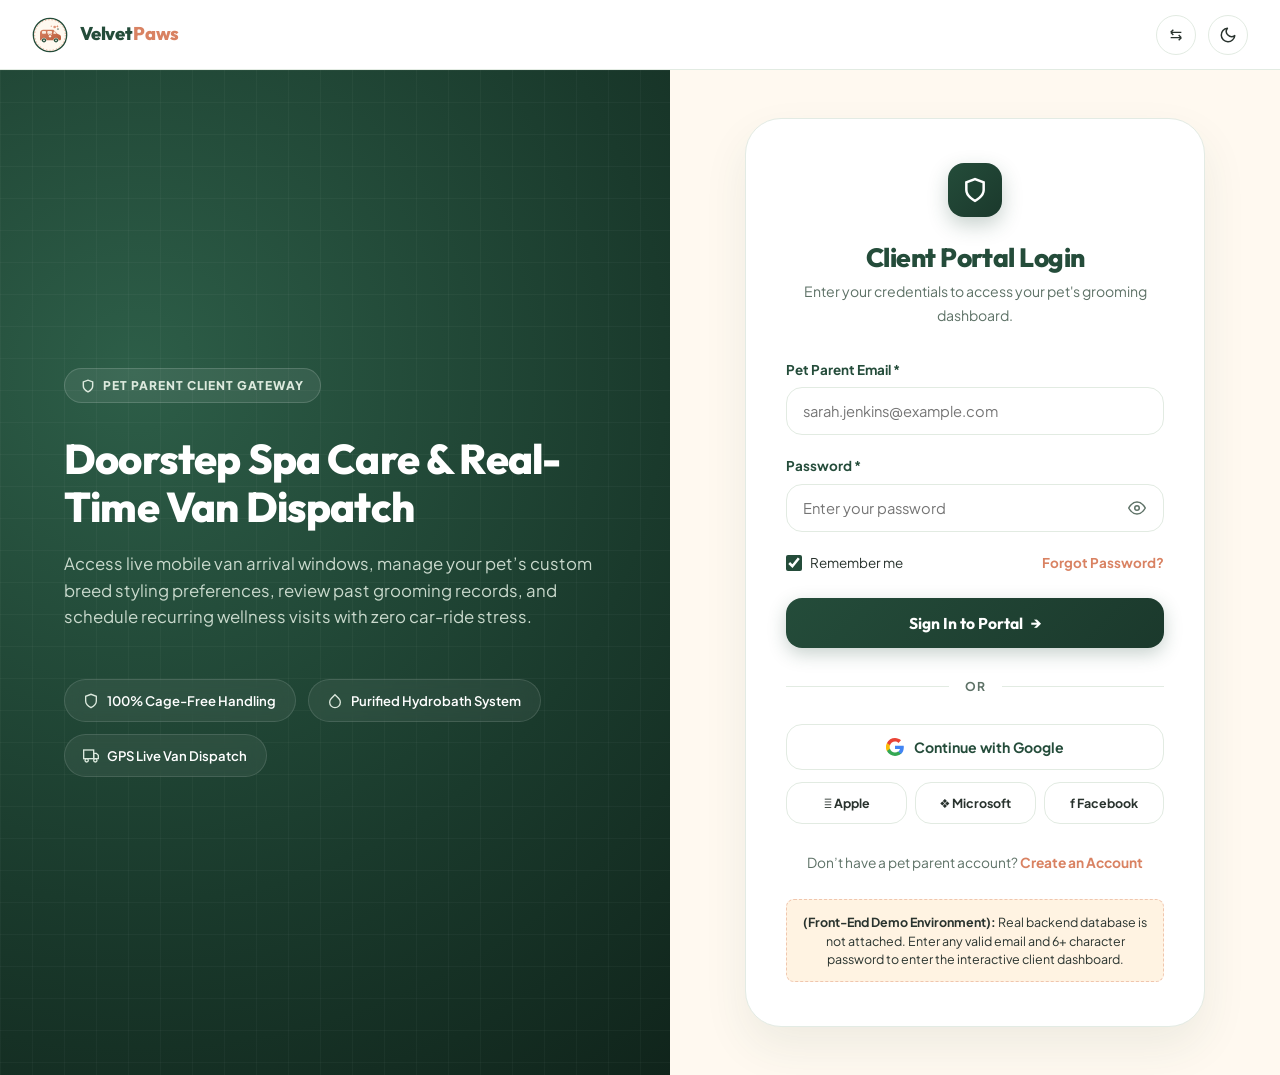
<file: login.html>
<!DOCTYPE html>
<html lang="en" data-theme="light" dir="ltr">
<head>
  <meta charset="UTF-8">
  <meta name="viewport" content="width=device-width, initial-scale=1.0, maximum-scale=5.0">
  <title>Pet Owner Portal Login | Velvet Paws Mobile Pet Grooming</title>
  <meta name="description" content="Sign in to your Velvet Paws pet parent portal to manage upcoming mobile grooming appointments, view grooming history, and track van arrival.">
  
  <!-- Favicon -->
  <link rel="icon" type="image/svg+xml" href="assets/images/favicon.svg">

  <!-- Immediate Theme & Direction Script to Prevent FOUC -->
  <script>
    (function() {
      try {
        var savedTheme = localStorage.getItem('paw_grooming_theme') || 'light';
        var savedDir = localStorage.getItem('paw_grooming_dir') || 'ltr';
        document.documentElement.setAttribute('data-theme', savedTheme);
        document.documentElement.setAttribute('dir', savedDir);
      } catch (e) {}
    })();
  </script>

  <!-- Google Fonts -->
  <link rel="preconnect" href="https://fonts.googleapis.com">
  <link rel="preconnect" href="https://fonts.gstatic.com" crossorigin>
  <link href="https://fonts.googleapis.com/css2?family=Outfit:wght@400;500;600;700;800&family=Plus+Jakarta+Sans:wght@300;400;500;600;700;800&display=swap" rel="stylesheet">

  <!-- Stylesheet -->
  <link rel="stylesheet" href="assets/css/style.css">
</head>
<body class="auth-page">

  <!-- Attractive Luxury Pet Van Page Preloader -->
  <div id="page-preloader" class="page-preloader" aria-hidden="true">
    <div class="preloader-content">
      <div class="preloader-van-wrap">
        <div class="preloader-pulse-ring"></div>
        <div class="preloader-icon-box">
          <svg class="preloader-svg" viewBox="0 0 24 24" fill="none" stroke="currentColor" stroke-width="1.8" stroke-linecap="round" stroke-linejoin="round">
            <path d="M5 18H3c-1.1 0-2-.9-2-2V8c0-1.1.9-2 2-2h12v12H5z"></path>
            <path d="M15 9h4.6a2 2 0 0 1 1.8 1.1L23 14v2c0 1.1-.9 2-2 2h-2"></path>
            <circle cx="7" cy="18" r="2.5"></circle>
            <circle cx="17" cy="18" r="2.5"></circle>
            <circle class="preloader-bubble bubble-1" cx="12" cy="4" r="1.5" fill="currentColor"></circle>
            <circle class="preloader-bubble bubble-2" cx="15" cy="2" r="1" fill="currentColor"></circle>
          </svg>
        </div>
      </div>
      <div class="preloader-brand">
        <span class="preloader-title">Velvet<span>Van</span></span>
        <span class="preloader-subtitle">Luxury Mobile Pet Spa</span>
      </div>
      <div class="preloader-progress-track">
        <div class="preloader-progress-bar"></div>
      </div>
    </div>
  </div>

  <!-- Top Navigation Bar (Image 3 Header) -->
  <header class="auth-topbar">
    <a href="index.html" class="auth-topbar-brand" aria-label="Velvet Paws Home">
      <img src="assets/images/logo.svg" alt="Velvet Paws Emblem" class="brand-logo-img" width="36" height="36">
      <span class="brand-name">Velvet<span>Paws</span></span>
    </a>

    <div class="auth-topbar-actions">
      <!-- RTL / LTR Toggle -->
      <button class="auth-icon-btn" id="rtl-toggle" data-action="toggle-rtl" title="Switch RTL/LTR" aria-label="Toggle Direction">
        <svg class="icon-arrow-flip" width="16" height="16" viewBox="0 0 24 24" fill="none" stroke="currentColor" stroke-width="2">
          <path d="M4 8h16M4 8l4-4M4 8l4 4M20 16H4m16 0l-4-4m4 4l-4 4"></path>
        </svg>
      </button>

      <!-- Light / Dark Toggle -->
      <button class="auth-icon-btn" id="theme-toggle" data-action="toggle-theme" title="Switch Light/Dark" aria-label="Toggle Theme">
        <svg width="16" height="16" viewBox="0 0 24 24" fill="none" stroke="currentColor" stroke-width="2">
          <path d="M21 12.79A9 9 0 1 1 11.21 3 7 7 0 0 0 21 12.79z"></path>
        </svg>
      </button>
    </div>
  </header>

  <!-- Split Screen Authentication Layout (Matching Image 3) -->
  <main class="auth-split-wrapper">

    <!-- Left Side: Dark Branded Showcase Panel -->
    <section class="auth-showcase-panel" aria-label="Velvet Paws Portal Features">
      <div class="auth-showcase-content">
        <span class="auth-gateway-badge">
          <svg width="14" height="14" viewBox="0 0 24 24" fill="none" stroke="currentColor" stroke-width="2.5">
            <path d="M12 22s8-4 8-10V5l-8-3-8 3v7c0 6 8 10 8 10z"></path>
          </svg>
          PET PARENT CLIENT GATEWAY
        </span>

        <h1 class="auth-showcase-title">
          Doorstep Spa Care &amp; Real-Time Van Dispatch
        </h1>

        <p class="auth-showcase-lead">
          Access live mobile van arrival windows, manage your pet’s custom breed styling preferences, review past grooming records, and schedule recurring wellness visits with zero car-ride stress.
        </p>

        <div class="auth-badges-row">
          <div class="auth-badge-pill">
            <svg width="16" height="16" viewBox="0 0 24 24" fill="none" stroke="#DCE9DD" stroke-width="2">
              <path d="M12 22s8-4 8-10V5l-8-3-8 3v7c0 6 8 10 8 10z"></path>
            </svg>
            <span>100% Cage-Free Handling</span>
          </div>

          <div class="auth-badge-pill">
            <svg width="16" height="16" viewBox="0 0 24 24" fill="none" stroke="#DCE9DD" stroke-width="2">
              <path d="M12 2.69l5.66 5.66a8 8 0 1 1-11.31 0z"></path>
            </svg>
            <span>Purified Hydrobath System</span>
          </div>

          <div class="auth-badge-pill">
            <svg width="16" height="16" viewBox="0 0 24 24" fill="none" stroke="#DCE9DD" stroke-width="2">
              <rect x="1" y="3" width="15" height="13"></rect>
              <polygon points="16 8 20 8 23 11 23 16 16 16 16 8"></polygon>
              <circle cx="5.5" cy="18.5" r="2.5"></circle>
              <circle cx="18.5" cy="18.5" r="2.5"></circle>
            </svg>
            <span>GPS Live Van Dispatch</span>
          </div>
        </div>
      </div>
    </section>

    <!-- Right Side: Clean Form Panel & Floating Card -->
    <section class="auth-form-panel" aria-label="Login Form">
      <div class="auth-card">

        <!-- Top Centered Icon Badge -->
        <div class="auth-icon-badge" aria-hidden="true">
          <svg width="26" height="26" viewBox="0 0 24 24" fill="none" stroke="currentColor" stroke-width="2.3">
            <path d="M12 22s8-4 8-10V5l-8-3-8 3v7c0 6 8 10 8 10z"></path>
          </svg>
        </div>

        <h2 class="auth-card-title">Client Portal Login</h2>
        <p class="auth-card-subtitle">Enter your credentials to access your pet's grooming dashboard.</p>

        <!-- Authentication Form -->
        <form id="auth-login-form" novalidate>

          <!-- Email Field -->
          <div class="auth-form-group" id="group-login-email">
            <label for="login-email" class="auth-form-label">Pet Parent Email *</label>
            <div class="auth-input-wrapper">
              <input type="email" id="login-email" class="auth-input" placeholder="sarah.jenkins@example.com" required autocomplete="email">
            </div>
            <span class="auth-field-error-msg" id="err-login-email">Please enter a valid email address.</span>
          </div>

          <!-- Password Field with Visibility Toggle -->
          <div class="auth-form-group" id="group-login-password">
            <label for="login-password" class="auth-form-label">Password *</label>
            <div class="auth-input-wrapper">
              <input type="password" id="login-password" class="auth-input" placeholder="Enter your password" required autocomplete="current-password">
              <button type="button" class="auth-toggle-pwd" id="toggle-password-btn" aria-label="Toggle password visibility">
                <!-- Eye Icon -->
                <svg id="pwd-icon-show" width="18" height="18" viewBox="0 0 24 24" fill="none" stroke="currentColor" stroke-width="2">
                  <path d="M1 12s4-8 11-8 11 8 11 8-4 8-11 8-11-8-11-8z"></path>
                  <circle cx="12" cy="12" r="3"></circle>
                </svg>
                <!-- Eye-Off Icon (hidden by default) -->
                <svg id="pwd-icon-hide" width="18" height="18" viewBox="0 0 24 24" fill="none" stroke="currentColor" stroke-width="2" style="display: none;">
                  <path d="M17.94 17.94A10.07 10.07 0 0 1 12 20c-7 0-11-8-11-8a18.45 18.45 0 0 1 5.06-5.94M9.9 4.24A9.12 9.12 0 0 1 12 4c7 0 11 8 11 8a18.5 18.5 0 0 1-2.16 3.19m-6.72-1.07a3 3 0 1 1-4.24-4.24"></path>
                  <line x1="1" y1="1" x2="23" y2="23"></line>
                </svg>
              </button>
            </div>
            <span class="auth-field-error-msg" id="err-login-password">Password must be at least 6 characters.</span>
          </div>

          <!-- Remember Me & Forgot Password Row -->
          <div class="auth-actions-row">
            <label class="auth-remember-label">
              <input type="checkbox" id="remember-me-checkbox" checked>
              <span>Remember me</span>
            </label>
            <a href="#forgot" class="auth-forgot-link" id="forgot-password-link">Forgot Password?</a>
          </div>

          <!-- Submit Button -->
          <button type="submit" class="auth-submit-btn" id="login-submit-btn">
            <span>Sign In to Portal</span>
            <span aria-hidden="true">&rarr;</span>
          </button>

          <!-- Divider -->
          <div class="auth-divider">
            <span>OR</span>
          </div>

          <!-- Social Demo Single-Sign-On -->
          <button type="button" class="auth-social-btn" id="demo-google-login">
            <svg width="18" height="18" viewBox="0 0 24 24">
              <path fill="#4285F4" d="M23.745 12.27c0-.7-.06-1.4-.19-2.07H12v4.51h6.6c-.29 1.52-1.14 2.8-2.4 3.65v3.05h3.88c2.27-2.09 3.66-5.17 3.66-9.14z"/>
              <path fill="#34A853" d="M12 24c3.24 0 5.95-1.08 7.93-2.91l-3.88-3.05c-1.08.72-2.45 1.16-4.05 1.16-3.12 0-5.77-2.1-6.72-4.93H1.27v3.15C3.25 21.36 7.35 24 12 24z"/>
              <path fill="#FBBC05" d="M5.28 14.27a7.18 7.18 0 0 1 0-4.54V6.58H1.27a11.97 11.97 0 0 0 0 10.84l4.01-3.15z"/>
              <path fill="#EA4335" d="M12 4.75c1.77 0 3.35.61 4.6 1.8l3.42-3.42C17.95 1.19 15.24 0 12 0 7.35 0 3.25 2.64 1.27 6.58l4.01 3.15c.95-2.83 3.6-4.98 6.72-4.98z"/>
            </svg>
            <span>Continue with Google</span>
          </button>

          <div class="auth-social-row">
            <button type="button" class="auth-social-mini-btn" id="demo-apple-login">
              <span> Apple</span>
            </button>
            <button type="button" class="auth-social-mini-btn" id="demo-ms-login">
              <span>❖ Microsoft</span>
            </button>
            <button type="button" class="auth-social-mini-btn" id="demo-fb-login">
              <span>f Facebook</span>
            </button>
          </div>

          <!-- Switch to Register Link -->
          <p class="auth-footer-prompt">
            Don’t have a pet parent account? <a href="register.html">Create an Account</a>
          </p>

          <!-- Honest Demo Mode Notice -->
          <div class="auth-demo-disclaimer">
            <strong>(Front-End Demo Environment):</strong> Real backend database is not attached. Enter any valid email and 6+ character password to enter the interactive client dashboard.
          </div>

        </form>
      </div>
    </section>

  </main>

  <!-- Script for Controls & Form Validation -->
  <script src="assets/js/main.js"></script>
  <script>
    document.addEventListener('DOMContentLoaded', function() {
      // Password visibility toggle
      const toggleBtn = document.getElementById('toggle-password-btn');
      const pwdInput = document.getElementById('login-password');
      const iconShow = document.getElementById('pwd-icon-show');
      const iconHide = document.getElementById('pwd-icon-hide');

      if (toggleBtn && pwdInput) {
        toggleBtn.addEventListener('click', function() {
          const isPwd = pwdInput.type === 'password';
          pwdInput.type = isPwd ? 'text' : 'password';
          iconShow.style.display = isPwd ? 'none' : 'block';
          iconHide.style.display = isPwd ? 'block' : 'none';
        });
      }

      // Login form validation & demo redirection
      const form = document.getElementById('auth-login-form');
      if (form) {
        form.addEventListener('submit', function(e) {
          e.preventDefault();
          let hasError = false;

          const emailGroup = document.getElementById('group-login-email');
          const emailInput = document.getElementById('login-email');
          if (!emailInput.value.trim() || !emailInput.value.includes('@') || !emailInput.value.includes('.')) {
            emailGroup.classList.add('has-error');
            hasError = true;
          } else {
            emailGroup.classList.remove('has-error');
          }

          const pwdGroup = document.getElementById('group-login-password');
          if (!pwdInput.value || pwdInput.value.length < 6) {
            pwdGroup.classList.add('has-error');
            hasError = true;
          } else {
            pwdGroup.classList.remove('has-error');
          }

          if (hasError) return;

          // Record session state and redirect to dashboard
          try {
            sessionStorage.setItem('velvet_logged_in', 'true');
            sessionStorage.setItem('velvet_user_email', emailInput.value.trim());
          } catch(err) {}

          window.location.href = 'dashboard.html';
        });
      }

      // Demo Social Buttons directly sign in
      ['demo-google-login', 'demo-apple-login', 'demo-ms-login', 'demo-fb-login'].forEach(function(id) {
        const btn = document.getElementById(id);
        if (btn) {
          btn.addEventListener('click', function() {
            try {
              sessionStorage.setItem('velvet_logged_in', 'true');
              sessionStorage.setItem('velvet_user_email', 'sarah.jenkins@example.com');
            } catch(e) {}
            window.location.href = 'dashboard.html';
          });
        }
      });

      // Forgot password demo alert
      const forgotLink = document.getElementById('forgot-password-link');
      if (forgotLink) {
        forgotLink.addEventListener('click', function(e) {
          e.preventDefault();
          alert('Demo Mode: A simulated password reset link has been dispatched to your email address.');
        });
      }
    });
  </script>
</body>
</html>
</file>
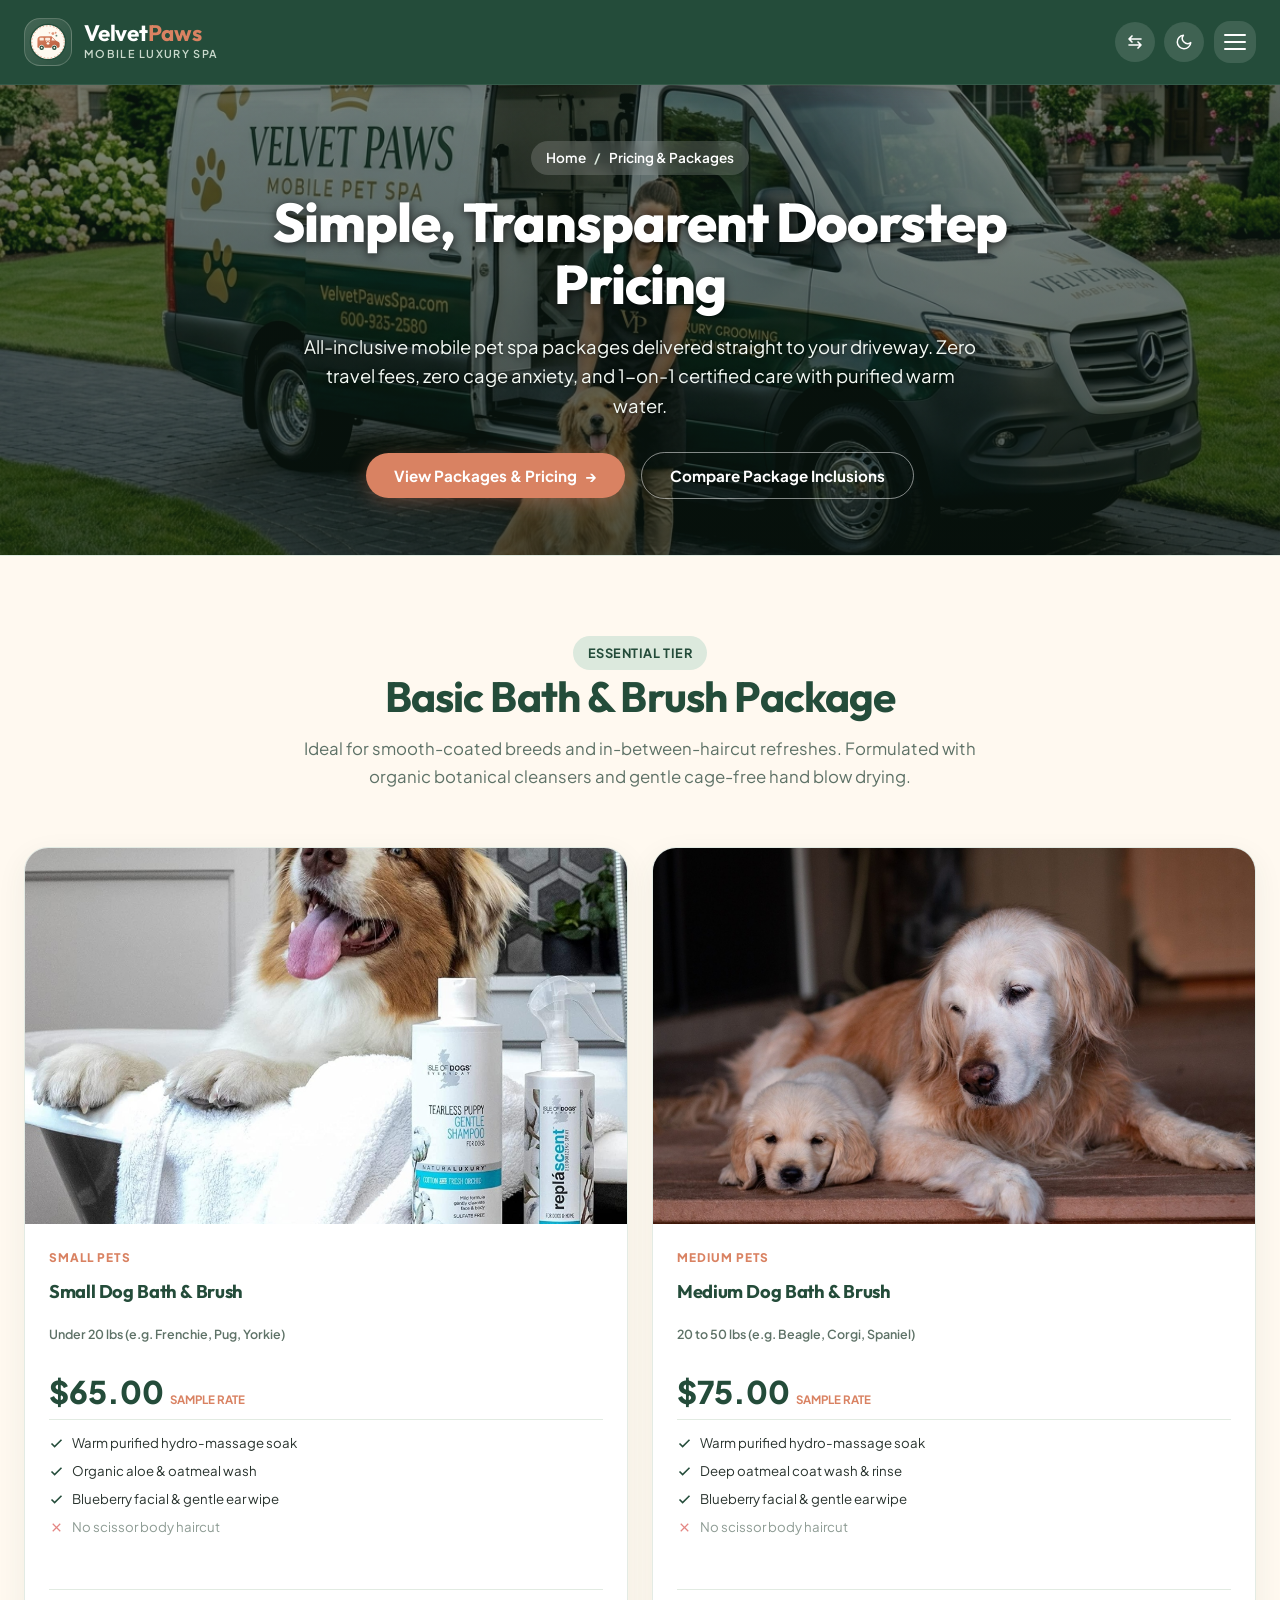
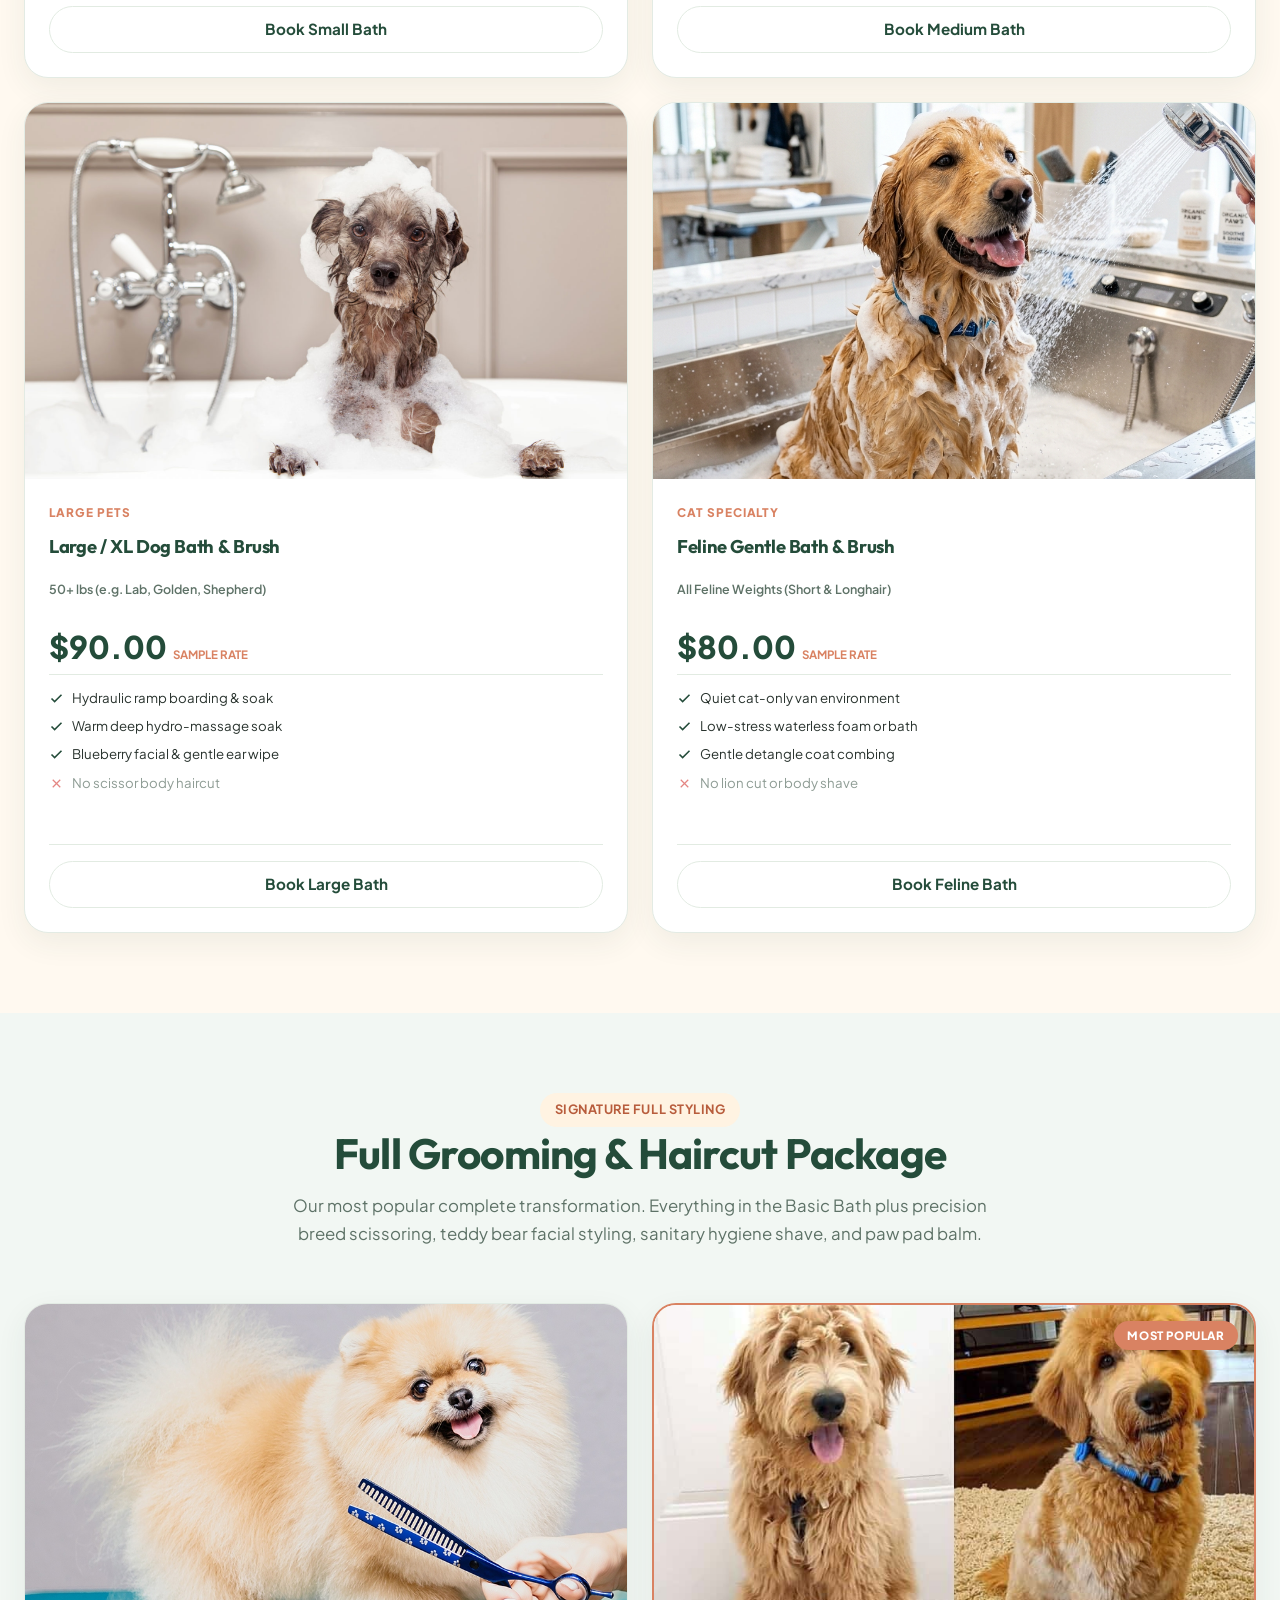
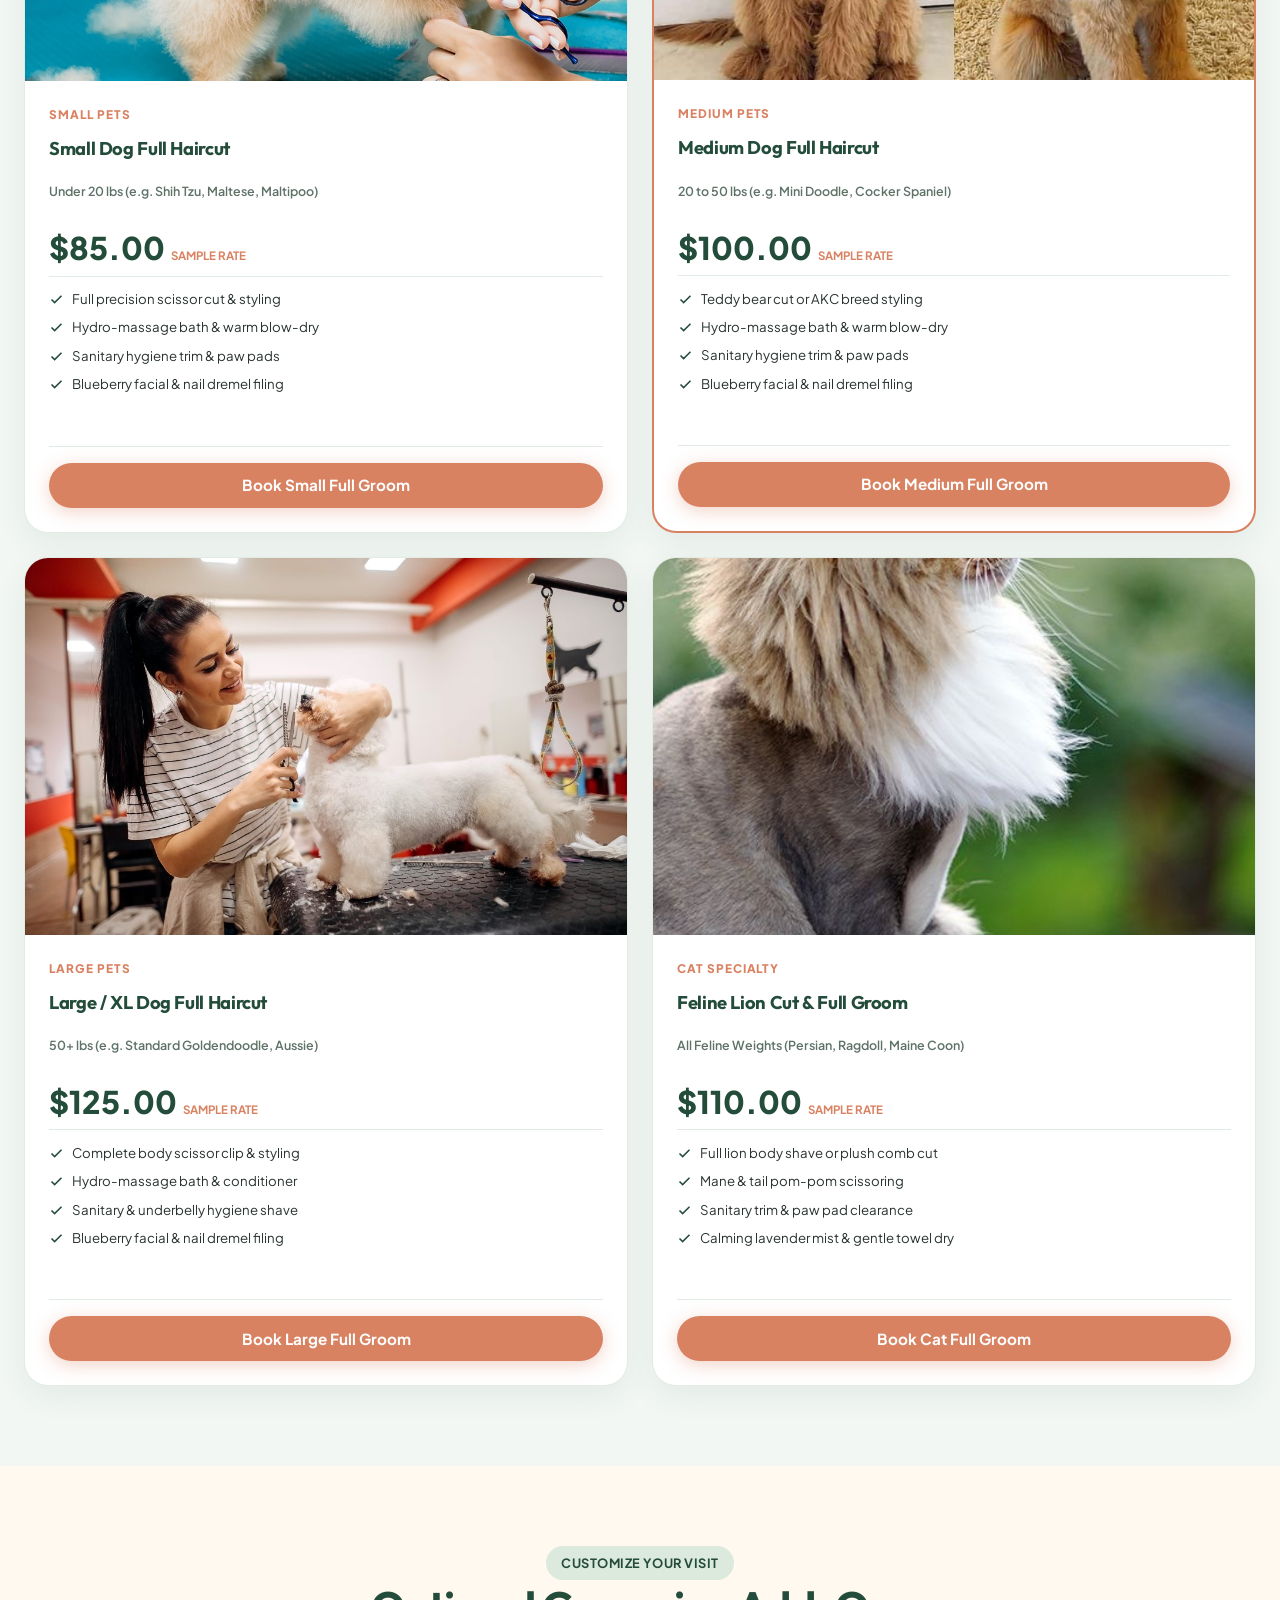
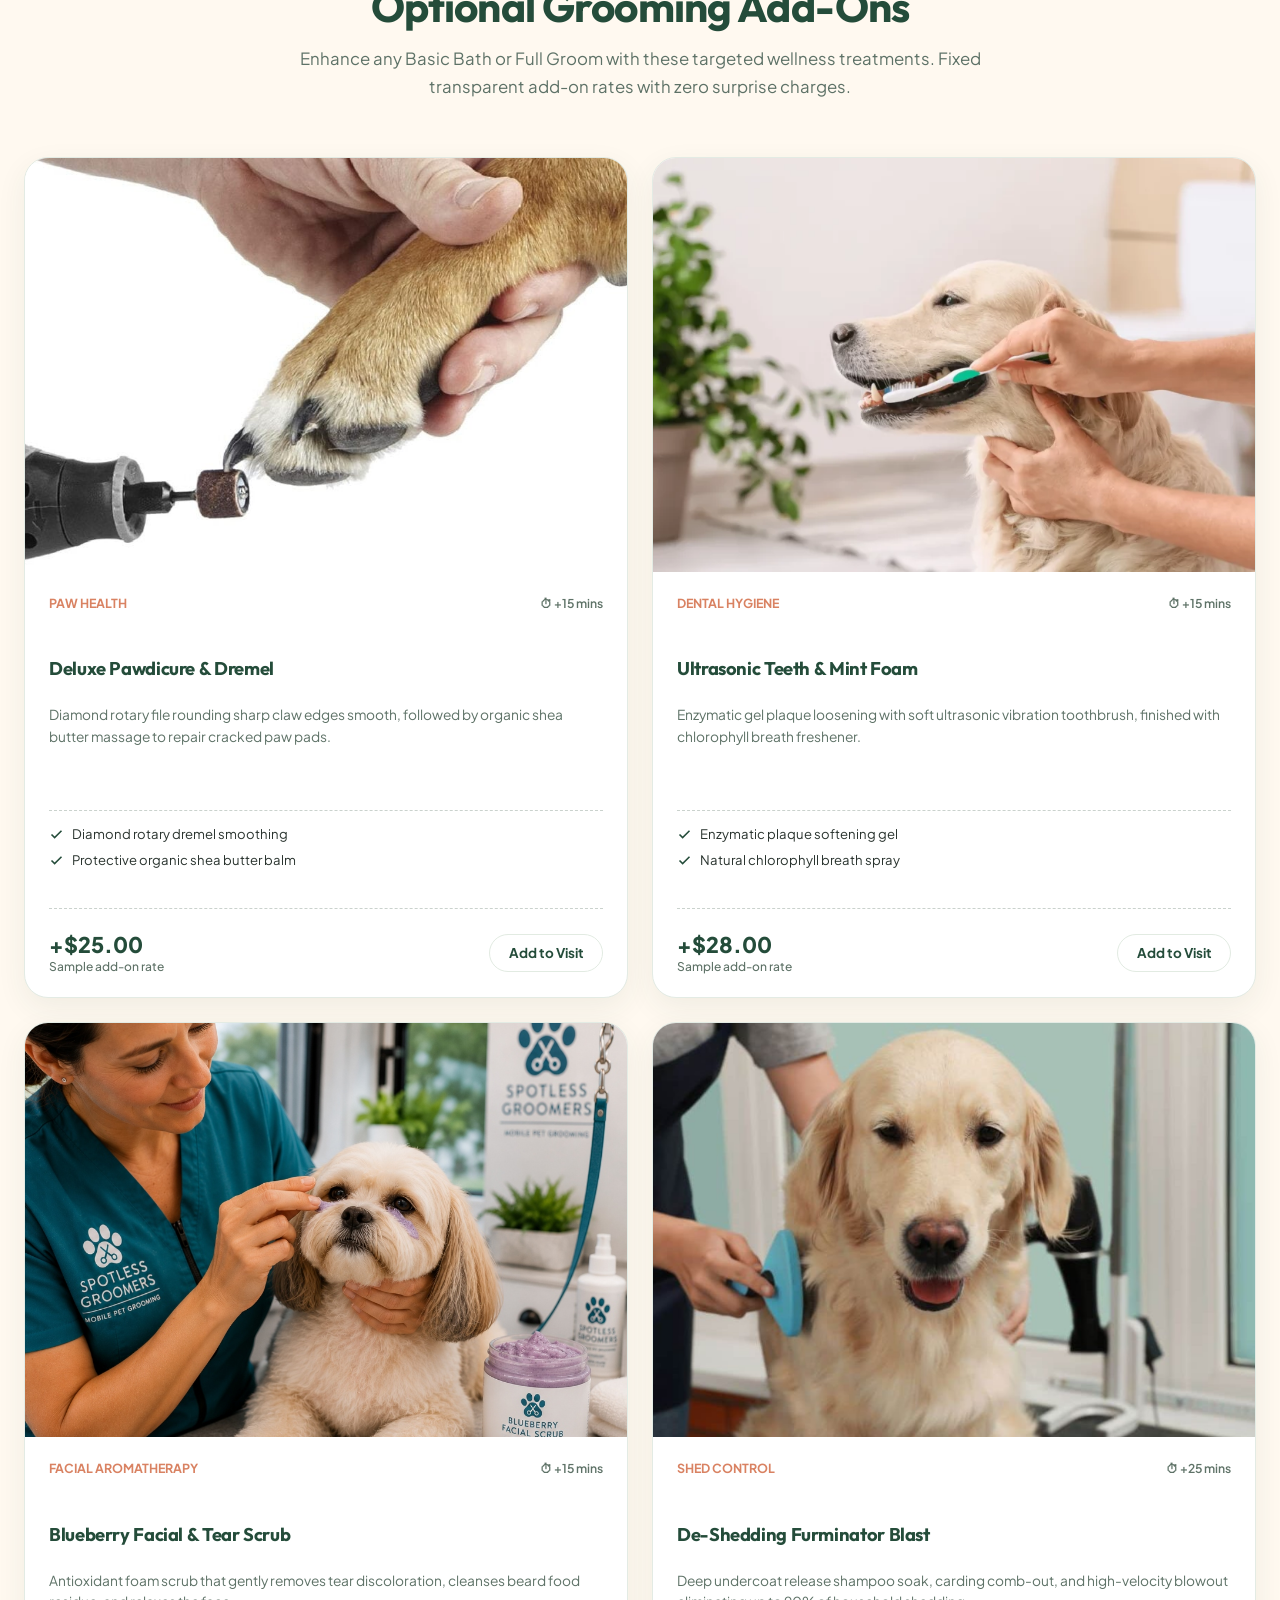
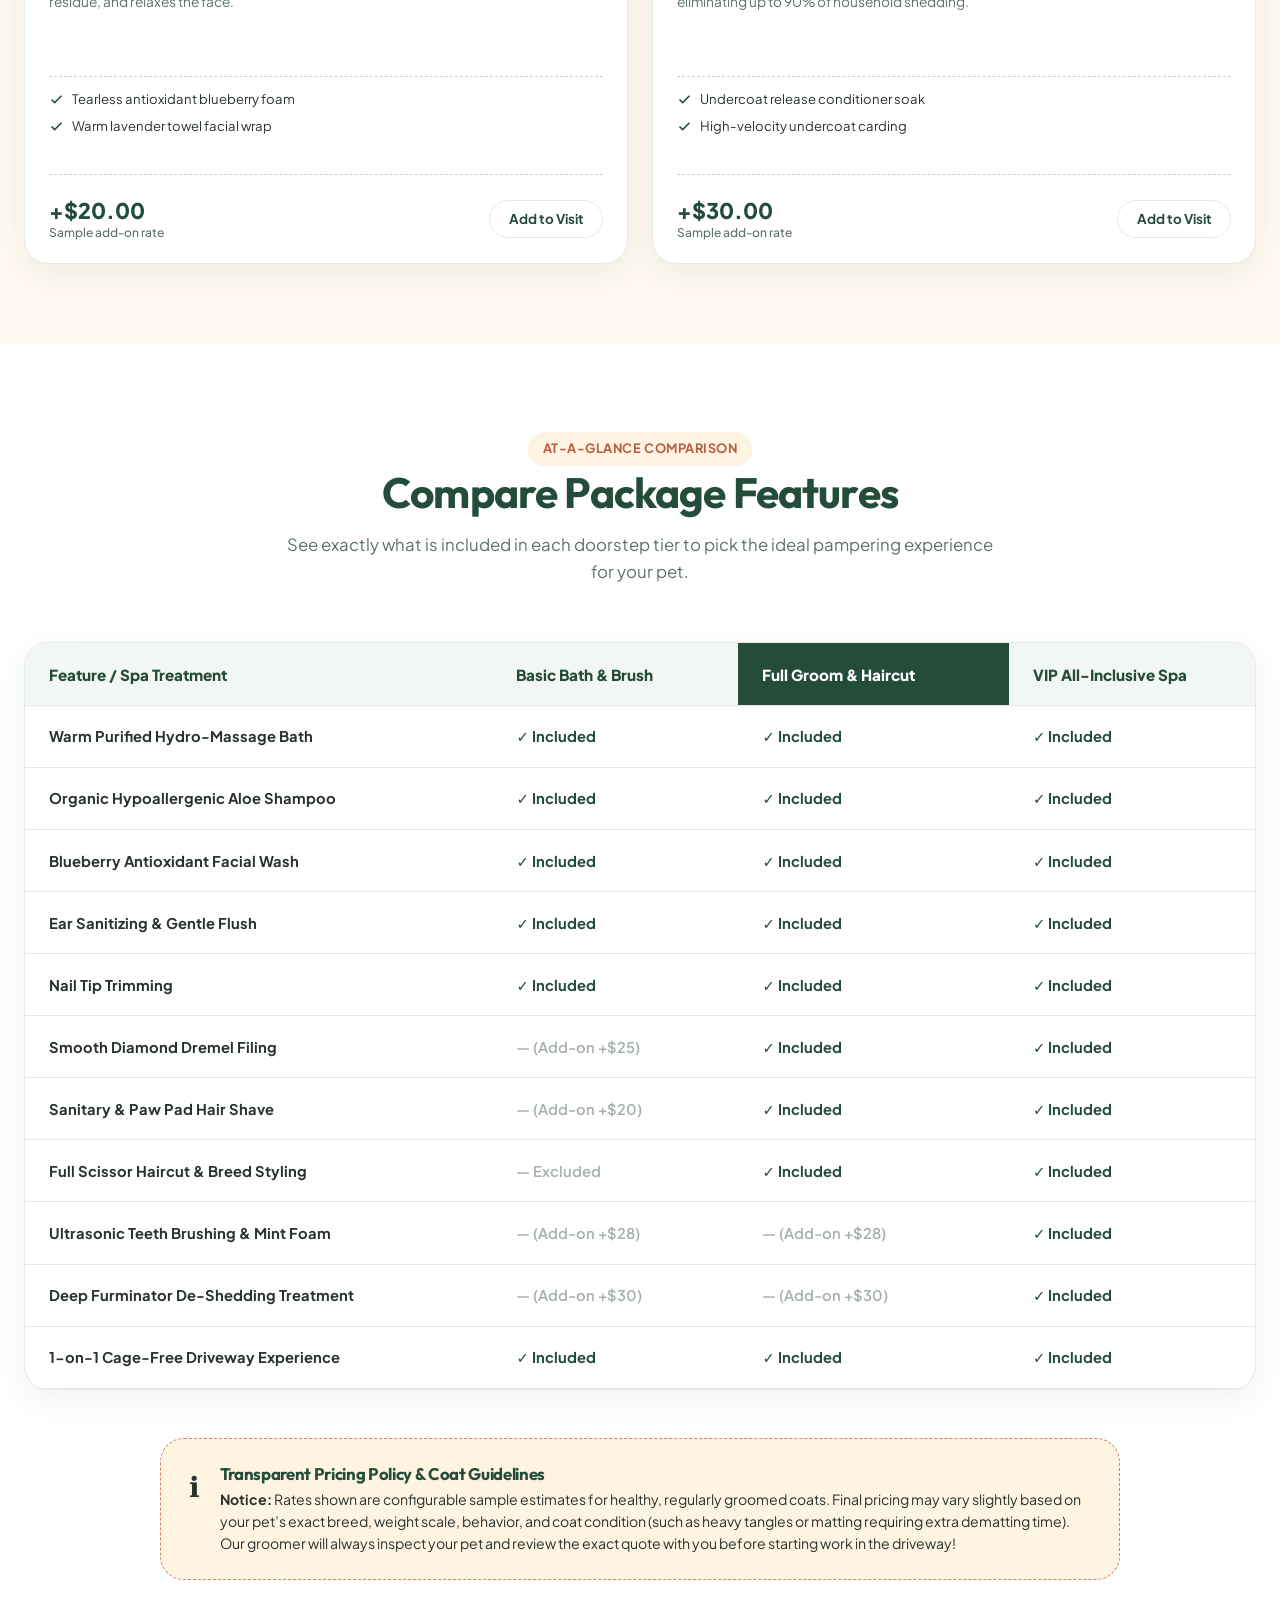
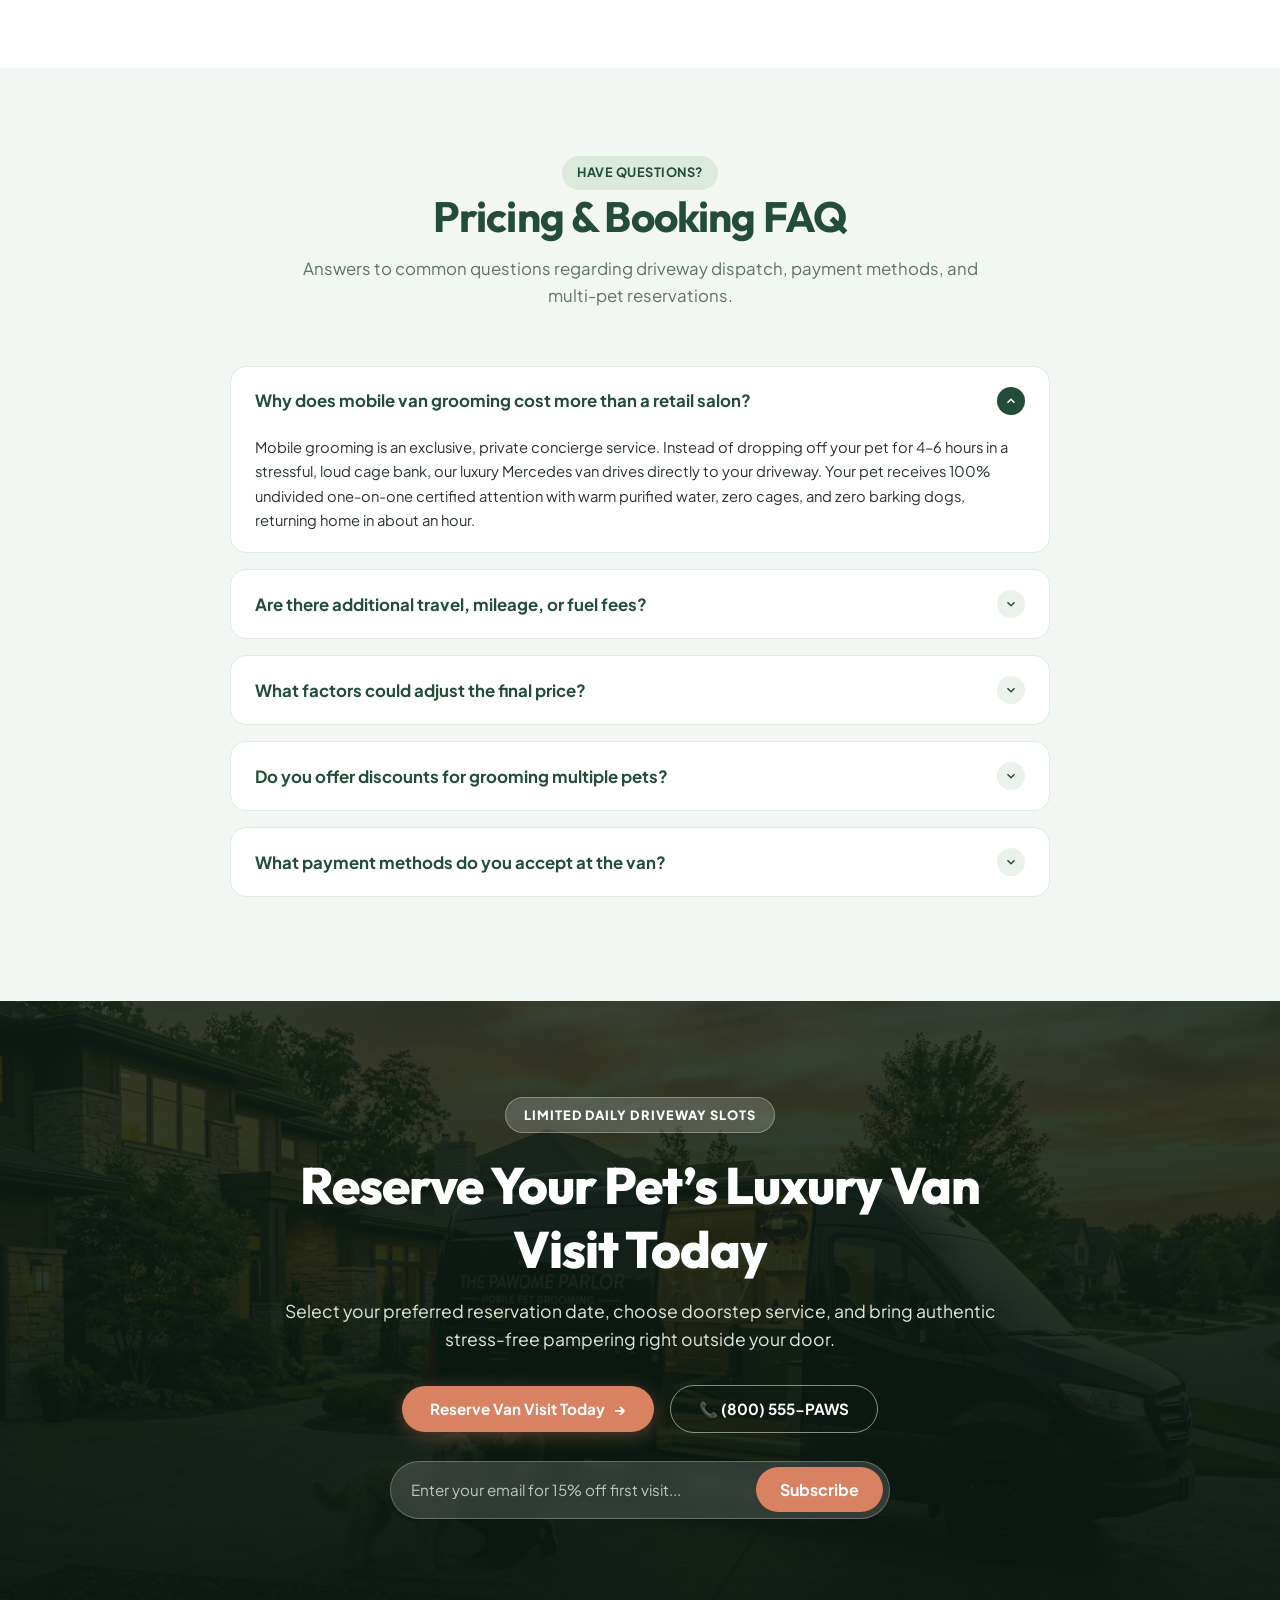
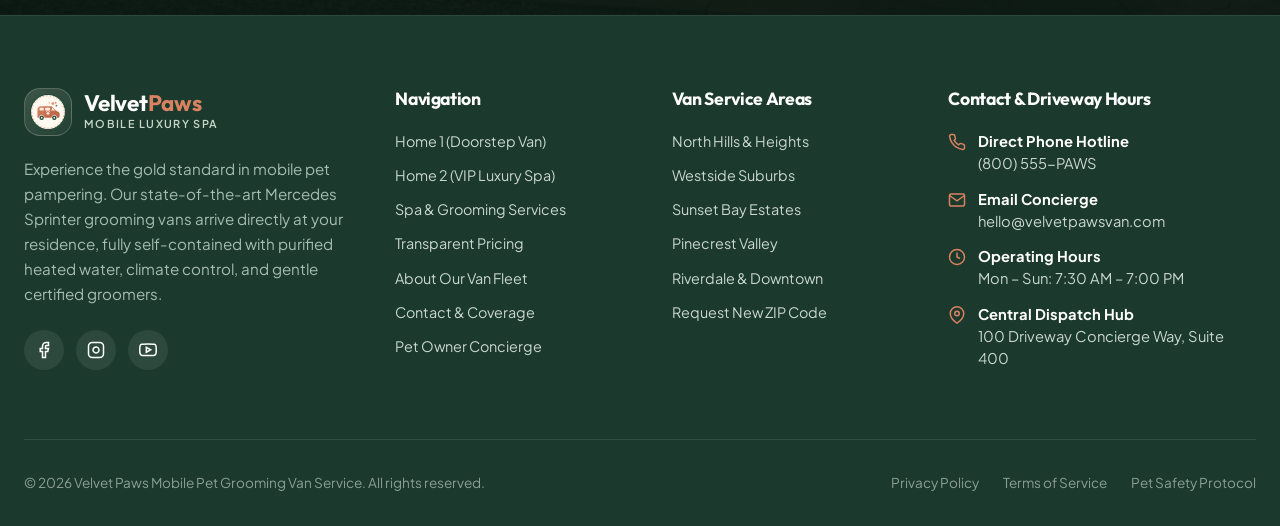
<file: pricing.html>
<!DOCTYPE html>
<html lang="en" data-theme="light" dir="ltr">
<head>
  <meta charset="UTF-8">
  <meta name="viewport" content="width=device-width, initial-scale=1.0, maximum-scale=5.0">
  <title>Pricing &amp; Packages | Velvet Paws Mobile Pet Grooming Van</title>
  <meta name="description" content="Transparent, all-inclusive pricing for luxury mobile pet grooming. Compare Basic Bath, Full Scissor Haircuts, and a la carte add-ons delivered right in your driveway.">
  
  <!-- Favicon -->
  <link rel="icon" type="image/svg+xml" href="assets/images/favicon.svg">

  <!-- Immediate Theme & Direction Script to Prevent FOUC -->
  <script>
    (function() {
      try {
        var savedTheme = localStorage.getItem('paw_grooming_theme') || 'light';
        var savedDir = localStorage.getItem('paw_grooming_dir') || 'ltr';
        document.documentElement.setAttribute('data-theme', savedTheme);
        document.documentElement.setAttribute('dir', savedDir);
      } catch (e) {}
    })();
  </script>

  <!-- Google Fonts: Strictly 2 Font Families Max (Outfit + Plus Jakarta Sans) -->
  <link rel="preconnect" href="https://fonts.googleapis.com">
  <link rel="preconnect" href="https://fonts.gstatic.com" crossorigin>
  <link href="https://fonts.googleapis.com/css2?family=Outfit:wght@400;500;600;700;800&family=Plus+Jakarta+Sans:wght@300;400;500;600;700;800&display=swap" rel="stylesheet">

  <!-- Stylesheet -->
  <link rel="stylesheet" href="assets/css/style.css">
</head>
<body>

  <!-- Attractive Luxury Pet Van Page Preloader -->
  <div id="page-preloader" class="page-preloader" aria-hidden="true">
    <div class="preloader-content">
      <div class="preloader-van-wrap">
        <div class="preloader-pulse-ring"></div>
        <div class="preloader-icon-box">
          <svg class="preloader-svg" viewBox="0 0 24 24" fill="none" stroke="currentColor" stroke-width="1.8" stroke-linecap="round" stroke-linejoin="round">
            <path d="M5 18H3c-1.1 0-2-.9-2-2V8c0-1.1.9-2 2-2h12v12H5z"></path>
            <path d="M15 9h4.6a2 2 0 0 1 1.8 1.1L23 14v2c0 1.1-.9 2-2 2h-2"></path>
            <circle cx="7" cy="18" r="2.5"></circle>
            <circle cx="17" cy="18" r="2.5"></circle>
            <circle class="preloader-bubble bubble-1" cx="12" cy="4" r="1.5" fill="currentColor"></circle>
            <circle class="preloader-bubble bubble-2" cx="15" cy="2" r="1" fill="currentColor"></circle>
          </svg>
        </div>
      </div>
      <div class="preloader-brand">
        <span class="preloader-title">Velvet<span>Van</span></span>
        <span class="preloader-subtitle">Luxury Mobile Pet Spa</span>
      </div>
      <div class="preloader-progress-track">
        <div class="preloader-progress-bar"></div>
      </div>
    </div>
  </div>

  <!-- ==========================================================================
       SITE HEADER & NAVBAR (Sticky Top Navbar - Zero Announcement Bar)
       ========================================================================== -->
  <header class="site-header" id="site-header">
    <div class="container">
      <nav class="navbar" aria-label="Main Navigation">
        
        <!-- Brand Logo -->
        <a href="index.html" class="brand-logo" id="main-brand-logo" aria-label="Velvet Paws Mobile Pet Grooming Homepage">
          <div class="brand-emblem-box" aria-hidden="true">
            <img src="assets/images/logo.svg" alt="Velvet Paws Logo Emblem" width="40" height="40">
          </div>
          <div class="brand-text">
            <span class="brand-name">Velvet<span>Paws</span></span>
            <span class="brand-tagline">MOBILE LUXURY SPA</span>
          </div>
        </a>

        <!-- Desktop Navigation Menu (Visible only above 1366px) -->
        <ul class="nav-menu" id="desktop-nav-menu">
          <li class="nav-item nav-item-dropdown">
            <a href="index.html" class="nav-link" id="nav-home-link" aria-haspopup="true" aria-expanded="false">
              Home
              <svg class="dropdown-arrow" width="12" height="12" viewBox="0 0 24 24" fill="none" stroke="currentColor" stroke-width="2.5">
                <polyline points="6 9 12 15 18 9"></polyline>
              </svg>
            </a>
            <div class="dropdown-menu" aria-label="Home Variations">
              <a href="index.html" class="dropdown-link">Home 1 (Van At Doorstep)</a>
              <a href="home-2.html" class="dropdown-link">Home 2 (Pet Care Experience)</a>
            </div>
          </li>
          <li class="nav-item">
            <a href="services.html" class="nav-link" id="nav-services-link">Services</a>
          </li>
          <li class="nav-item">
            <a href="pricing.html" class="nav-link active" id="nav-pricing-link">Pricing</a>
          </li>
          <li class="nav-item">
            <a href="about.html" class="nav-link" id="nav-about-link">About</a>
          </li>
          <li class="nav-item">
            <a href="contact.html" class="nav-link" id="nav-contact-link">Contact</a>
          </li>
          <li class="nav-item">
            <a href="dashboard.html" class="nav-link" id="nav-dashboard-link">Dashboard</a>
          </li>
        </ul>

        <!-- Action Controls: RTL, Theme, Login, Book CTA & Hamburger -->
        <div class="nav-actions">
          
          <!-- RTL / LTR Toggle Button -->
          <button class="nav-circle-btn" id="rtl-toggle" data-action="toggle-rtl" title="Switch RTL/LTR" aria-label="Toggle Direction">
            <svg class="icon-arrow-flip" width="18" height="18" viewBox="0 0 24 24" fill="none" stroke="currentColor" stroke-width="2.2" stroke-linecap="round" stroke-linejoin="round">
              <path d="M4 8h16M4 8l4-4M4 8l4 4M20 16H4m16 0l-4-4m4 4l-4 4"></path>
            </svg>
          </button>

          <!-- Light / Dark Theme Toggle Button -->
          <button class="nav-circle-btn" id="theme-toggle" data-action="toggle-theme" title="Switch Theme" aria-label="Toggle Theme">
            <svg width="18" height="18" viewBox="0 0 24 24" fill="none" stroke="currentColor" stroke-width="2" stroke-linecap="round" stroke-linejoin="round">
              <path d="M21 12.79A9 9 0 1 1 11.21 3 7 7 0 0 0 21 12.79z"></path>
            </svg>
          </button>

          <!-- Login Button -->
          <a href="login.html" class="nav-pill-btn nav-login-btn hide-on-tablet" id="nav-login-btn">
            <svg width="15" height="15" viewBox="0 0 24 24" fill="none" stroke="currentColor" stroke-width="2.2">
              <path d="M20 21v-2a4 4 0 0 0-4-4H8a4 4 0 0 0-4 4v2"></path>
              <circle cx="12" cy="7" r="4"></circle>
            </svg>
            Login
          </a>

          <!-- Book Van Visit CTA Button -->
          <a href="services.html#booking-form" class="nav-pill-btn hide-on-tablet" id="nav-book-btn">
            Book Van Visit
          </a>

          <!-- Hamburger Button (<= 1366px including iPad & iPad Pro) -->
          <button class="hamburger-btn" id="hamburger-btn" aria-label="Toggle Navigation Menu" aria-expanded="false" aria-controls="mobile-drawer">
            <span></span>
            <span></span>
            <span></span>
          </button>

        </div>

      </nav>
    </div>
  </header>

  <!-- ==========================================================================
       RESPONSIVE SLIDE-OVER DRAWER (Active on Mobile, Tablets, iPad & iPad Pro)
       ========================================================================== -->
  <div class="drawer-backdrop" id="drawer-backdrop" aria-hidden="true"></div>

  <aside class="mobile-drawer" id="mobile-drawer" aria-label="Mobile Navigation Drawer" aria-hidden="true">
    <div class="drawer-header">
      <a href="index.html" class="brand-logo" aria-label="Velvet Paws Homepage">
        <div class="brand-emblem-box">
          <img src="assets/images/logo.svg" alt="Velvet Paws Emblem" width="34" height="34">
        </div>
        <div class="brand-text">
          <span class="brand-name">Velvet<span>Paws</span></span>
          <span class="brand-tagline">MOBILE LUXURY SPA</span>
        </div>
      </a>
      <button class="drawer-close-btn" id="drawer-close-btn" aria-label="Close navigation menu">
        <svg width="22" height="22" viewBox="0 0 24 24" fill="none" stroke="currentColor" stroke-width="2.2">
          <line x1="18" y1="6" x2="6" y2="18"></line>
          <line x1="6" y1="6" x2="18" y2="18"></line>
        </svg>
      </button>
    </div>

    <!-- Quick Mode Controls in Drawer -->
    <div class="drawer-quick-controls">
      <button class="drawer-icon-btn" data-action="toggle-theme" id="drawer-theme-toggle" aria-label="Toggle Theme" title="Toggle Theme">
        <svg width="18" height="18" viewBox="0 0 24 24" fill="none" stroke="currentColor" stroke-width="2">
          <path d="M21 12.79A9 9 0 1 1 11.21 3 7 7 0 0 0 21 12.79z"></path>
        </svg>
      </button>

      <button class="drawer-icon-btn" data-action="toggle-rtl" id="drawer-rtl-toggle" aria-label="Toggle Direction" title="Toggle Direction">
        <svg class="icon-arrow-flip" width="18" height="18" viewBox="0 0 24 24" fill="none" stroke="currentColor" stroke-width="2">
          <path d="M4 8h16M4 8l4-4M4 8l4 4M20 16H4m16 0l-4-4m4 4l-4 4"></path>
        </svg>
      </button>
    </div>

    <!-- Drawer Navigation Links -->
    <div class="drawer-body">
      <nav class="drawer-menu">
        <a href="index.html" class="drawer-link">
          <span>Home</span>
          <svg width="14" height="14" viewBox="0 0 24 24" fill="none" stroke="currentColor" stroke-width="2"><polyline points="9 18 15 12 9 6"></polyline></svg>
        </a>
        <div class="drawer-subgroup">
          <a href="index.html" class="drawer-sublink">• Home 1 (Van At Doorstep)</a>
          <a href="home-2.html" class="drawer-sublink">• Home 2 (Pet Care Experience)</a>
        </div>
        <a href="services.html" class="drawer-link">
          <span>Services</span>
          <svg width="14" height="14" viewBox="0 0 24 24" fill="none" stroke="currentColor" stroke-width="2"><polyline points="9 18 15 12 9 6"></polyline></svg>
        </a>
        <a href="pricing.html" class="drawer-link active">
          <span>Pricing</span>
          <svg width="14" height="14" viewBox="0 0 24 24" fill="none" stroke="currentColor" stroke-width="2"><polyline points="9 18 15 12 9 6"></polyline></svg>
        </a>
        <a href="about.html" class="drawer-link">
          <span>About</span>
          <svg width="14" height="14" viewBox="0 0 24 24" fill="none" stroke="currentColor" stroke-width="2"><polyline points="9 18 15 12 9 6"></polyline></svg>
        </a>
        <a href="contact.html" class="drawer-link">
          <span>Contact</span>
          <svg width="14" height="14" viewBox="0 0 24 24" fill="none" stroke="currentColor" stroke-width="2"><polyline points="9 18 15 12 9 6"></polyline></svg>
        </a>
        <a href="dashboard.html" class="drawer-link">
          <span>Dashboard</span>
          <svg width="14" height="14" viewBox="0 0 24 24" fill="none" stroke="currentColor" stroke-width="2"><polyline points="9 18 15 12 9 6"></polyline></svg>
        </a>
      </nav>
    </div>

    <!-- Drawer Footer Actions -->
    <div class="drawer-footer">
      <div class="drawer-action-row">
        <a href="login.html" class="btn btn-outline btn-pill" style="padding: 0.65rem 1rem; font-size: 0.88rem;">
          <svg width="15" height="15" viewBox="0 0 24 24" fill="none" stroke="currentColor" stroke-width="2.2"><path d="M20 21v-2a4 4 0 0 0-4-4H8a4 4 0 0 0-4 4v2"></path><circle cx="12" cy="7" r="4"></circle></svg>
          Login
        </a>
        <a href="services.html#booking-form" class="btn btn-primary btn-pill" style="padding: 0.65rem 1rem; font-size: 0.88rem;">
          Book Van
        </a>
      </div>

      <div class="drawer-van-callout">
        <h5>🚐 Transparent Sample Rates</h5>
        <p>No unexpected travel fees or surprise add-ons. 100% upfront quotes before starting.</p>
      </div>
    </div>
  </aside>

  <!-- ==========================================================================
       MAIN CONTENT CONTAINER
       ========================================================================== -->
  <main id="main-content">

    <!-- ==========================================================================
         SECTION 1 — PRICING HERO & CONCISE INTRODUCTION (UNIFORM HEIGHT 380px)
         ========================================================================== -->
    <section class="page-hero-header" id="pricing-hero">
      <img src="assets/images/h1-hero-van.jpg" alt="Velvet Paws mobile pet grooming luxury van parked on driveway" class="page-hero-bg" width="1400" height="380" loading="eager">
      <div class="page-hero-overlay"></div>

      <div class="container">
        <div class="page-hero-content">
          
          <div class="page-breadcrumbs">
            <a href="index.html">Home</a>
            <span>/</span>
            <span style="color: #FFFFFF;">Pricing &amp; Packages</span>
          </div>

          <h1 class="page-hero-title">
            Simple, Transparent Doorstep Pricing
          </h1>

          <p class="page-hero-desc">
            All-inclusive mobile pet spa packages delivered straight to your driveway. Zero travel fees, zero cage anxiety, and 1-on-1 certified care with purified warm water.
          </p>

          <div style="display: flex; align-items: center; justify-content: center; gap: 1rem; flex-wrap: wrap;">
            <a href="#bath-package" class="btn btn-primary btn-pill">
              <span>View Packages &amp; Pricing</span>
              <span>&rarr;</span>
            </a>
            <a href="#comparison" class="btn btn-outline btn-pill btn-outline-white">
              <span>Compare Package Inclusions</span>
            </a>
          </div>

        </div>
      </div>
    </section>

    <!-- ==========================================================================
         SECTION 2 — BASIC BATH AND BRUSH PACKAGE
         Clearly Explains Inclusions, Exclusions, and Weight Tiers
         Strictly Max 2 Cards on iPad / iPad Pro • Laser-Straight Alignment
         ========================================================================== -->
    <section class="section" id="bath-package">
      <div class="container">
        
        <div class="section-header">
          <span class="pill-badge">ESSENTIAL TIER</span>
          <h2 class="section-title">Basic Bath &amp; Brush Package</h2>
          <p class="section-subtitle">
            Ideal for smooth-coated breeds and in-between-haircut refreshes. Formulated with organic botanical cleansers and gentle cage-free hand blow drying.
          </p>
        </div>

        <div class="pricing-grid-4">
          
          <!-- Tier 1: Small Dog -->
          <article class="pricing-tier-card">
            <div class="pricing-card-media">
              <img src="assets/images/user/user_img6_puppy_shampoo.jpg" alt="Small dog receiving gentle hydrobath" width="400" height="250" loading="lazy">
            </div>
            <div class="pricing-card-body">
              <div class="pricing-tier-header">
                <span class="pricing-tier-category">SMALL PETS</span>
                <h3 class="pricing-tier-title">Small Dog Bath &amp; Brush</h3>
                <span class="pricing-tier-weight">Under 20 lbs (e.g. Frenchie, Pug, Yorkie)</span>
              </div>

              <div class="pricing-amount-block">
                <span class="pricing-amount">$65.00</span>
                <span class="pricing-label-sample">Sample Rate</span>
              </div>

              <div class="pricing-inclusions-list">
                <div class="pricing-feature-item included">
                  <svg width="15" height="15" viewBox="0 0 24 24" fill="none" stroke="currentColor" stroke-width="2.5"><polyline points="20 6 9 17 4 12"></polyline></svg>
                  <span>Warm purified hydro-massage soak</span>
                </div>
                <div class="pricing-feature-item included">
                  <svg width="15" height="15" viewBox="0 0 24 24" fill="none" stroke="currentColor" stroke-width="2.5"><polyline points="20 6 9 17 4 12"></polyline></svg>
                  <span>Organic aloe &amp; oatmeal wash</span>
                </div>
                <div class="pricing-feature-item included">
                  <svg width="15" height="15" viewBox="0 0 24 24" fill="none" stroke="currentColor" stroke-width="2.5"><polyline points="20 6 9 17 4 12"></polyline></svg>
                  <span>Blueberry facial &amp; gentle ear wipe</span>
                </div>
                <div class="pricing-feature-item excluded">
                  <svg width="15" height="15" viewBox="0 0 24 24" fill="none" stroke="currentColor" stroke-width="2"><line x1="18" y1="6" x2="6" y2="18"></line><line x1="6" y1="6" x2="18" y2="18"></line></svg>
                  <span>No scissor body haircut</span>
                </div>
              </div>

              <div class="pricing-tier-footer">
                <a href="services.html#booking-form" class="btn btn-outline btn-pill">Book Small Bath</a>
              </div>
            </div>
          </article>

          <!-- Tier 2: Medium Dog -->
          <article class="pricing-tier-card">
            <div class="pricing-card-media">
              <img src="assets/images/user/user_img2_retriever.jpg" alt="Medium dog enjoying hydrobath" width="400" height="250" loading="lazy">
            </div>
            <div class="pricing-card-body">
              <div class="pricing-tier-header">
                <span class="pricing-tier-category">MEDIUM PETS</span>
                <h3 class="pricing-tier-title">Medium Dog Bath &amp; Brush</h3>
                <span class="pricing-tier-weight">20 to 50 lbs (e.g. Beagle, Corgi, Spaniel)</span>
              </div>

              <div class="pricing-amount-block">
                <span class="pricing-amount">$75.00</span>
                <span class="pricing-label-sample">Sample Rate</span>
              </div>

              <div class="pricing-inclusions-list">
                <div class="pricing-feature-item included">
                  <svg width="15" height="15" viewBox="0 0 24 24" fill="none" stroke="currentColor" stroke-width="2.5"><polyline points="20 6 9 17 4 12"></polyline></svg>
                  <span>Warm purified hydro-massage soak</span>
                </div>
                <div class="pricing-feature-item included">
                  <svg width="15" height="15" viewBox="0 0 24 24" fill="none" stroke="currentColor" stroke-width="2.5"><polyline points="20 6 9 17 4 12"></polyline></svg>
                  <span>Deep oatmeal coat wash &amp; rinse</span>
                </div>
                <div class="pricing-feature-item included">
                  <svg width="15" height="15" viewBox="0 0 24 24" fill="none" stroke="currentColor" stroke-width="2.5"><polyline points="20 6 9 17 4 12"></polyline></svg>
                  <span>Blueberry facial &amp; gentle ear wipe</span>
                </div>
                <div class="pricing-feature-item excluded">
                  <svg width="15" height="15" viewBox="0 0 24 24" fill="none" stroke="currentColor" stroke-width="2"><line x1="18" y1="6" x2="6" y2="18"></line><line x1="6" y1="6" x2="18" y2="18"></line></svg>
                  <span>No scissor body haircut</span>
                </div>
              </div>

              <div class="pricing-tier-footer">
                <a href="services.html#booking-form" class="btn btn-outline btn-pill">Book Medium Bath</a>
              </div>
            </div>
          </article>

          <!-- Tier 3: Large Dog -->
          <article class="pricing-tier-card">
            <div class="pricing-card-media">
              <img src="assets/images/user/user_img10_tub_bubbles.png" alt="Large dog relaxed during mobile spa grooming" width="400" height="250" loading="lazy">
            </div>
            <div class="pricing-card-body">
              <div class="pricing-tier-header">
                <span class="pricing-tier-category">LARGE PETS</span>
                <h3 class="pricing-tier-title">Large / XL Dog Bath &amp; Brush</h3>
                <span class="pricing-tier-weight">50+ lbs (e.g. Lab, Golden, Shepherd)</span>
              </div>

              <div class="pricing-amount-block">
                <span class="pricing-amount">$90.00</span>
                <span class="pricing-label-sample">Sample Rate</span>
              </div>

              <div class="pricing-inclusions-list">
                <div class="pricing-feature-item included">
                  <svg width="15" height="15" viewBox="0 0 24 24" fill="none" stroke="currentColor" stroke-width="2.5"><polyline points="20 6 9 17 4 12"></polyline></svg>
                  <span>Hydraulic ramp boarding &amp; soak</span>
                </div>
                <div class="pricing-feature-item included">
                  <svg width="15" height="15" viewBox="0 0 24 24" fill="none" stroke="currentColor" stroke-width="2.5"><polyline points="20 6 9 17 4 12"></polyline></svg>
                  <span>Warm deep hydro-massage soak</span>
                </div>
                <div class="pricing-feature-item included">
                  <svg width="15" height="15" viewBox="0 0 24 24" fill="none" stroke="currentColor" stroke-width="2.5"><polyline points="20 6 9 17 4 12"></polyline></svg>
                  <span>Blueberry facial &amp; gentle ear wipe</span>
                </div>
                <div class="pricing-feature-item excluded">
                  <svg width="15" height="15" viewBox="0 0 24 24" fill="none" stroke="currentColor" stroke-width="2"><line x1="18" y1="6" x2="6" y2="18"></line><line x1="6" y1="6" x2="18" y2="18"></line></svg>
                  <span>No scissor body haircut</span>
                </div>
              </div>

              <div class="pricing-tier-footer">
                <a href="services.html#booking-form" class="btn btn-outline btn-pill">Book Large Bath</a>
              </div>
            </div>
          </article>

          <!-- Tier 4: Feline Spa -->
          <article class="pricing-tier-card">
            <div class="pricing-card-media">
              <img src="assets/images/cat-hydrobath.jpg" alt="Calm serene cat enjoying grooming" width="400" height="250" loading="lazy">
            </div>
            <div class="pricing-card-body">
              <div class="pricing-tier-header">
                <span class="pricing-tier-category">CAT SPECIALTY</span>
                <h3 class="pricing-tier-title">Feline Gentle Bath &amp; Brush</h3>
                <span class="pricing-tier-weight">All Feline Weights (Short &amp; Longhair)</span>
              </div>

              <div class="pricing-amount-block">
                <span class="pricing-amount">$80.00</span>
                <span class="pricing-label-sample">Sample Rate</span>
              </div>

              <div class="pricing-inclusions-list">
                <div class="pricing-feature-item included">
                  <svg width="15" height="15" viewBox="0 0 24 24" fill="none" stroke="currentColor" stroke-width="2.5"><polyline points="20 6 9 17 4 12"></polyline></svg>
                  <span>Quiet cat-only van environment</span>
                </div>
                <div class="pricing-feature-item included">
                  <svg width="15" height="15" viewBox="0 0 24 24" fill="none" stroke="currentColor" stroke-width="2.5"><polyline points="20 6 9 17 4 12"></polyline></svg>
                  <span>Low-stress waterless foam or bath</span>
                </div>
                <div class="pricing-feature-item included">
                  <svg width="15" height="15" viewBox="0 0 24 24" fill="none" stroke="currentColor" stroke-width="2.5"><polyline points="20 6 9 17 4 12"></polyline></svg>
                  <span>Gentle detangle coat combing</span>
                </div>
                <div class="pricing-feature-item excluded">
                  <svg width="15" height="15" viewBox="0 0 24 24" fill="none" stroke="currentColor" stroke-width="2"><line x1="18" y1="6" x2="6" y2="18"></line><line x1="6" y1="6" x2="18" y2="18"></line></svg>
                  <span>No lion cut or body shave</span>
                </div>
              </div>

              <div class="pricing-tier-footer">
                <a href="services.html#booking-form" class="btn btn-outline btn-pill">Book Feline Bath</a>
              </div>
            </div>
          </article>

        </div>

      </div>
    </section>

    <!-- ==========================================================================
         SECTION 3 — FULL GROOMING AND HAIRCUT PACKAGE
         Includes Bath + Breed Hand Scissoring + Sanitary Trim + Pad Shave
         ========================================================================== -->
    <section class="section section-alt" id="full-groom-package">
      <div class="container">
        
        <div class="section-header">
          <span class="pill-badge terracotta">SIGNATURE FULL STYLING</span>
          <h2 class="section-title">Full Grooming &amp; Haircut Package</h2>
          <p class="section-subtitle">
            Our most popular complete transformation. Everything in the Basic Bath plus precision breed scissoring, teddy bear facial styling, sanitary hygiene shave, and paw pad balm.
          </p>
        </div>

        <div class="pricing-grid-4">
          
          <!-- Full Groom 1: Small Dog -->
          <article class="pricing-tier-card">
            <div class="pricing-card-media">
              <img src="assets/images/user/user_img4_pomeranian.jpg" alt="Small puppy perfectly haircut and styled" width="400" height="250" loading="lazy">
            </div>
            <div class="pricing-card-body">
              <div class="pricing-tier-header">
                <span class="pricing-tier-category">SMALL PETS</span>
                <h3 class="pricing-tier-title">Small Dog Full Haircut</h3>
                <span class="pricing-tier-weight">Under 20 lbs (e.g. Shih Tzu, Maltese, Maltipoo)</span>
              </div>

              <div class="pricing-amount-block">
                <span class="pricing-amount">$85.00</span>
                <span class="pricing-label-sample">Sample Rate</span>
              </div>

              <div class="pricing-inclusions-list">
                <div class="pricing-feature-item included">
                  <svg width="15" height="15" viewBox="0 0 24 24" fill="none" stroke="currentColor" stroke-width="2.5"><polyline points="20 6 9 17 4 12"></polyline></svg>
                  <span>Full precision scissor cut &amp; styling</span>
                </div>
                <div class="pricing-feature-item included">
                  <svg width="15" height="15" viewBox="0 0 24 24" fill="none" stroke="currentColor" stroke-width="2.5"><polyline points="20 6 9 17 4 12"></polyline></svg>
                  <span>Hydro-massage bath &amp; warm blow-dry</span>
                </div>
                <div class="pricing-feature-item included">
                  <svg width="15" height="15" viewBox="0 0 24 24" fill="none" stroke="currentColor" stroke-width="2.5"><polyline points="20 6 9 17 4 12"></polyline></svg>
                  <span>Sanitary hygiene trim &amp; paw pads</span>
                </div>
                <div class="pricing-feature-item included">
                  <svg width="15" height="15" viewBox="0 0 24 24" fill="none" stroke="currentColor" stroke-width="2.5"><polyline points="20 6 9 17 4 12"></polyline></svg>
                  <span>Blueberry facial &amp; nail dremel filing</span>
                </div>
              </div>

              <div class="pricing-tier-footer">
                <a href="services.html#booking-form" class="btn btn-primary btn-pill">Book Small Full Groom</a>
              </div>
            </div>
          </article>

          <!-- Full Groom 2: Medium Dog (Featured) -->
          <article class="pricing-tier-card featured-tier">
            <span class="featured-ribbon">Most Popular</span>
            <div class="pricing-card-media">
              <img src="assets/images/user/user_img11_doodle_cut.png" alt="Medium doodle with cute haircut" width="400" height="250" loading="lazy">
            </div>
            <div class="pricing-card-body">
              <div class="pricing-tier-header">
                <span class="pricing-tier-category">MEDIUM PETS</span>
                <h3 class="pricing-tier-title">Medium Dog Full Haircut</h3>
                <span class="pricing-tier-weight">20 to 50 lbs (e.g. Mini Doodle, Cocker Spaniel)</span>
              </div>

              <div class="pricing-amount-block">
                <span class="pricing-amount">$100.00</span>
                <span class="pricing-label-sample">Sample Rate</span>
              </div>

              <div class="pricing-inclusions-list">
                <div class="pricing-feature-item included">
                  <svg width="15" height="15" viewBox="0 0 24 24" fill="none" stroke="currentColor" stroke-width="2.5"><polyline points="20 6 9 17 4 12"></polyline></svg>
                  <span>Teddy bear cut or AKC breed styling</span>
                </div>
                <div class="pricing-feature-item included">
                  <svg width="15" height="15" viewBox="0 0 24 24" fill="none" stroke="currentColor" stroke-width="2.5"><polyline points="20 6 9 17 4 12"></polyline></svg>
                  <span>Hydro-massage bath &amp; warm blow-dry</span>
                </div>
                <div class="pricing-feature-item included">
                  <svg width="15" height="15" viewBox="0 0 24 24" fill="none" stroke="currentColor" stroke-width="2.5"><polyline points="20 6 9 17 4 12"></polyline></svg>
                  <span>Sanitary hygiene trim &amp; paw pads</span>
                </div>
                <div class="pricing-feature-item included">
                  <svg width="15" height="15" viewBox="0 0 24 24" fill="none" stroke="currentColor" stroke-width="2.5"><polyline points="20 6 9 17 4 12"></polyline></svg>
                  <span>Blueberry facial &amp; nail dremel filing</span>
                </div>
              </div>

              <div class="pricing-tier-footer">
                <a href="services.html#booking-form" class="btn btn-primary btn-pill">Book Medium Full Groom</a>
              </div>
            </div>
          </article>

          <!-- Full Groom 3: Large Dog -->
          <article class="pricing-tier-card">
            <div class="pricing-card-media">
              <img src="assets/images/user/user_attach2_scissors_groom.jpg" alt="Large golden retriever puppy clean haircut" width="400" height="250" loading="lazy">
            </div>
            <div class="pricing-card-body">
              <div class="pricing-tier-header">
                <span class="pricing-tier-category">LARGE PETS</span>
                <h3 class="pricing-tier-title">Large / XL Dog Full Haircut</h3>
                <span class="pricing-tier-weight">50+ lbs (e.g. Standard Goldendoodle, Aussie)</span>
              </div>

              <div class="pricing-amount-block">
                <span class="pricing-amount">$125.00</span>
                <span class="pricing-label-sample">Sample Rate</span>
              </div>

              <div class="pricing-inclusions-list">
                <div class="pricing-feature-item included">
                  <svg width="15" height="15" viewBox="0 0 24 24" fill="none" stroke="currentColor" stroke-width="2.5"><polyline points="20 6 9 17 4 12"></polyline></svg>
                  <span>Complete body scissor clip &amp; styling</span>
                </div>
                <div class="pricing-feature-item included">
                  <svg width="15" height="15" viewBox="0 0 24 24" fill="none" stroke="currentColor" stroke-width="2.5"><polyline points="20 6 9 17 4 12"></polyline></svg>
                  <span>Hydro-massage bath &amp; conditioner</span>
                </div>
                <div class="pricing-feature-item included">
                  <svg width="15" height="15" viewBox="0 0 24 24" fill="none" stroke="currentColor" stroke-width="2.5"><polyline points="20 6 9 17 4 12"></polyline></svg>
                  <span>Sanitary &amp; underbelly hygiene shave</span>
                </div>
                <div class="pricing-feature-item included">
                  <svg width="15" height="15" viewBox="0 0 24 24" fill="none" stroke="currentColor" stroke-width="2.5"><polyline points="20 6 9 17 4 12"></polyline></svg>
                  <span>Blueberry facial &amp; nail dremel filing</span>
                </div>
              </div>

              <div class="pricing-tier-footer">
                <a href="services.html#booking-form" class="btn btn-primary btn-pill">Book Large Full Groom</a>
              </div>
            </div>
          </article>

          <!-- Full Groom 4: Feline Lion Cut -->
          <article class="pricing-tier-card">
            <div class="pricing-card-media">
              <img src="assets/images/services-feline-lion.png" alt="Beautiful calm cat lion cut" width="400" height="250" loading="lazy">
            </div>
            <div class="pricing-card-body">
              <div class="pricing-tier-header">
                <span class="pricing-tier-category">CAT SPECIALTY</span>
                <h3 class="pricing-tier-title">Feline Lion Cut &amp; Full Groom</h3>
                <span class="pricing-tier-weight">All Feline Weights (Persian, Ragdoll, Maine Coon)</span>
              </div>

              <div class="pricing-amount-block">
                <span class="pricing-amount">$110.00</span>
                <span class="pricing-label-sample">Sample Rate</span>
              </div>

              <div class="pricing-inclusions-list">
                <div class="pricing-feature-item included">
                  <svg width="15" height="15" viewBox="0 0 24 24" fill="none" stroke="currentColor" stroke-width="2.5"><polyline points="20 6 9 17 4 12"></polyline></svg>
                  <span>Full lion body shave or plush comb cut</span>
                </div>
                <div class="pricing-feature-item included">
                  <svg width="15" height="15" viewBox="0 0 24 24" fill="none" stroke="currentColor" stroke-width="2.5"><polyline points="20 6 9 17 4 12"></polyline></svg>
                  <span>Mane &amp; tail pom-pom scissoring</span>
                </div>
                <div class="pricing-feature-item included">
                  <svg width="15" height="15" viewBox="0 0 24 24" fill="none" stroke="currentColor" stroke-width="2.5"><polyline points="20 6 9 17 4 12"></polyline></svg>
                  <span>Sanitary trim &amp; paw pad clearance</span>
                </div>
                <div class="pricing-feature-item included">
                  <svg width="15" height="15" viewBox="0 0 24 24" fill="none" stroke="currentColor" stroke-width="2.5"><polyline points="20 6 9 17 4 12"></polyline></svg>
                  <span>Calming lavender mist &amp; gentle towel dry</span>
                </div>
              </div>

              <div class="pricing-tier-footer">
                <a href="services.html#booking-form" class="btn btn-primary btn-pill">Book Cat Full Groom</a>
              </div>
            </div>
          </article>

        </div>

      </div>
    </section>

    <!-- ==========================================================================
         SECTION 4 — OPTIONAL GROOMING ADD-ONS
         ========================================================================== -->
    <section class="section" id="add-ons">
      <div class="container">
        
        <div class="section-header">
          <span class="pill-badge">CUSTOMIZE YOUR VISIT</span>
          <h2 class="section-title">Optional Grooming Add-Ons</h2>
          <p class="section-subtitle">
            Enhance any Basic Bath or Full Groom with these targeted wellness treatments. Fixed transparent add-on rates with zero surprise charges.
          </p>
        </div>

        <div class="pricing-grid-4">
          
          <!-- Add-on 1 -->
          <article class="service-item-card">
            <div class="service-card-media">
              <img src="assets/images/services-pawdicure-dremel.png" alt="Dog receiving paw balm treatment" width="400" height="250" loading="lazy">
            </div>
            <div class="service-card-body">
              <div class="service-card-meta">
                <span>PAW HEALTH</span>
                <span class="service-card-duration">⏱ +15 mins</span>
              </div>
              <h3 class="service-card-title">Deluxe Pawdicure &amp; Dremel</h3>
              <p class="service-card-desc">
                Diamond rotary file rounding sharp claw edges smooth, followed by organic shea butter massage to repair cracked paw pads.
              </p>
              <div class="service-card-perks">
                <div class="service-perk-item">
                  <svg width="15" height="15" viewBox="0 0 24 24" fill="none" stroke="currentColor" stroke-width="2.5"><polyline points="20 6 9 17 4 12"></polyline></svg>
                  <span>Diamond rotary dremel smoothing</span>
                </div>
                <div class="service-perk-item">
                  <svg width="15" height="15" viewBox="0 0 24 24" fill="none" stroke="currentColor" stroke-width="2.5"><polyline points="20 6 9 17 4 12"></polyline></svg>
                  <span>Protective organic shea butter balm</span>
                </div>
              </div>
              <div class="service-card-footer">
                <div class="service-card-price">
                  +$25.00
                  <small>Sample add-on rate</small>
                </div>
                <a href="services.html#booking-form" class="btn btn-outline btn-sm btn-pill">Add to Visit</a>
              </div>
            </div>
          </article>

          <!-- Add-on 2 -->
          <article class="service-item-card">
            <div class="service-card-media">
              <img src="assets/images/services-teeth-brushing.png" alt="Dog showing healthy clean teeth" width="400" height="250" loading="lazy">
            </div>
            <div class="service-card-body">
              <div class="service-card-meta">
                <span>DENTAL HYGIENE</span>
                <span class="service-card-duration">⏱ +15 mins</span>
              </div>
              <h3 class="service-card-title">Ultrasonic Teeth &amp; Mint Foam</h3>
              <p class="service-card-desc">
                Enzymatic gel plaque loosening with soft ultrasonic vibration toothbrush, finished with chlorophyll breath freshener.
              </p>
              <div class="service-card-perks">
                <div class="service-perk-item">
                  <svg width="15" height="15" viewBox="0 0 24 24" fill="none" stroke="currentColor" stroke-width="2.5"><polyline points="20 6 9 17 4 12"></polyline></svg>
                  <span>Enzymatic plaque softening gel</span>
                </div>
                <div class="service-perk-item">
                  <svg width="15" height="15" viewBox="0 0 24 24" fill="none" stroke="currentColor" stroke-width="2.5"><polyline points="20 6 9 17 4 12"></polyline></svg>
                  <span>Natural chlorophyll breath spray</span>
                </div>
              </div>
              <div class="service-card-footer">
                <div class="service-card-price">
                  +$28.00
                  <small>Sample add-on rate</small>
                </div>
                <a href="services.html#booking-form" class="btn btn-outline btn-sm btn-pill">Add to Visit</a>
              </div>
            </div>
          </article>

          <!-- Add-on 3 -->
          <article class="service-item-card">
            <div class="service-card-media">
              <img src="assets/images/user/user_attach3_blueberry_facial.jpg" alt="Two well groomed happy dogs" width="400" height="250" loading="lazy">
            </div>
            <div class="service-card-body">
              <div class="service-card-meta">
                <span>FACIAL AROMATHERAPY</span>
                <span class="service-card-duration">⏱ +15 mins</span>
              </div>
              <h3 class="service-card-title">Blueberry Facial &amp; Tear Scrub</h3>
              <p class="service-card-desc">
                Antioxidant foam scrub that gently removes tear discoloration, cleanses beard food residue, and relaxes the face.
              </p>
              <div class="service-card-perks">
                <div class="service-perk-item">
                  <svg width="15" height="15" viewBox="0 0 24 24" fill="none" stroke="currentColor" stroke-width="2.5"><polyline points="20 6 9 17 4 12"></polyline></svg>
                  <span>Tearless antioxidant blueberry foam</span>
                </div>
                <div class="service-perk-item">
                  <svg width="15" height="15" viewBox="0 0 24 24" fill="none" stroke="currentColor" stroke-width="2.5"><polyline points="20 6 9 17 4 12"></polyline></svg>
                  <span>Warm lavender towel facial wrap</span>
                </div>
              </div>
              <div class="service-card-footer">
                <div class="service-card-price">
                  +$20.00
                  <small>Sample add-on rate</small>
                </div>
                <a href="services.html#booking-form" class="btn btn-outline btn-sm btn-pill">Add to Visit</a>
              </div>
            </div>
          </article>

          <!-- Add-on 4 -->
          <article class="service-item-card">
            <div class="service-card-media">
              <img src="assets/images/services-undercoat-deshed.png" alt="Dog shaking coat during bath deshedding" width="400" height="250" loading="lazy">
            </div>
            <div class="service-card-body">
              <div class="service-card-meta">
                <span>SHED CONTROL</span>
                <span class="service-card-duration">⏱ +25 mins</span>
              </div>
              <h3 class="service-card-title">De-Shedding Furminator Blast</h3>
              <p class="service-card-desc">
                Deep undercoat release shampoo soak, carding comb-out, and high-velocity blowout eliminating up to 90% of household shedding.
              </p>
              <div class="service-card-perks">
                <div class="service-perk-item">
                  <svg width="15" height="15" viewBox="0 0 24 24" fill="none" stroke="currentColor" stroke-width="2.5"><polyline points="20 6 9 17 4 12"></polyline></svg>
                  <span>Undercoat release conditioner soak</span>
                </div>
                <div class="service-perk-item">
                  <svg width="15" height="15" viewBox="0 0 24 24" fill="none" stroke="currentColor" stroke-width="2.5"><polyline points="20 6 9 17 4 12"></polyline></svg>
                  <span>High-velocity undercoat carding</span>
                </div>
              </div>
              <div class="service-card-footer">
                <div class="service-card-price">
                  +$30.00
                  <small>Sample add-on rate</small>
                </div>
                <a href="services.html#booking-form" class="btn btn-outline btn-sm btn-pill">Add to Visit</a>
              </div>
            </div>
          </article>

        </div>

      </div>
    </section>

    <!-- ==========================================================================
         SECTION 5 — PACKAGE COMPARISON AND BOOKING INFORMATION
         Side-by-side Table & Transparent Disclosure Information
         ========================================================================== -->
    <section class="comparison-section" id="comparison">
      <div class="container">
        
        <div class="section-header">
          <span class="pill-badge terracotta">AT-A-GLANCE COMPARISON</span>
          <h2 class="section-title">Compare Package Features</h2>
          <p class="section-subtitle">
            See exactly what is included in each doorstep tier to pick the ideal pampering experience for your pet.
          </p>
        </div>

        <div class="comparison-table-wrapper">
          <table class="comparison-table" aria-label="Grooming Package Comparison">
            <thead>
              <tr>
                <th scope="col" style="width: 38%;">Feature / Spa Treatment</th>
                <th scope="col" style="width: 20%;">Basic Bath &amp; Brush</th>
                <th scope="col" class="featured-col" style="width: 22%;">Full Groom &amp; Haircut</th>
                <th scope="col" style="width: 20%;">VIP All-Inclusive Spa</th>
              </tr>
            </thead>
            <tbody>
              <tr>
                <td><strong>Warm Purified Hydro-Massage Bath</strong></td>
                <td><span class="table-check">✓ Included</span></td>
                <td><span class="table-check">✓ Included</span></td>
                <td><span class="table-check">✓ Included</span></td>
              </tr>
              <tr>
                <td><strong>Organic Hypoallergenic Aloe Shampoo</strong></td>
                <td><span class="table-check">✓ Included</span></td>
                <td><span class="table-check">✓ Included</span></td>
                <td><span class="table-check">✓ Included</span></td>
              </tr>
              <tr>
                <td><strong>Blueberry Antioxidant Facial Wash</strong></td>
                <td><span class="table-check">✓ Included</span></td>
                <td><span class="table-check">✓ Included</span></td>
                <td><span class="table-check">✓ Included</span></td>
              </tr>
              <tr>
                <td><strong>Ear Sanitizing &amp; Gentle Flush</strong></td>
                <td><span class="table-check">✓ Included</span></td>
                <td><span class="table-check">✓ Included</span></td>
                <td><span class="table-check">✓ Included</span></td>
              </tr>
              <tr>
                <td><strong>Nail Tip Trimming</strong></td>
                <td><span class="table-check">✓ Included</span></td>
                <td><span class="table-check">✓ Included</span></td>
                <td><span class="table-check">✓ Included</span></td>
              </tr>
              <tr>
                <td><strong>Smooth Diamond Dremel Filing</strong></td>
                <td><span class="table-cross">— (Add-on +$25)</span></td>
                <td><span class="table-check">✓ Included</span></td>
                <td><span class="table-check">✓ Included</span></td>
              </tr>
              <tr>
                <td><strong>Sanitary &amp; Paw Pad Hair Shave</strong></td>
                <td><span class="table-cross">— (Add-on +$20)</span></td>
                <td><span class="table-check">✓ Included</span></td>
                <td><span class="table-check">✓ Included</span></td>
              </tr>
              <tr>
                <td><strong>Full Scissor Haircut &amp; Breed Styling</strong></td>
                <td><span class="table-cross">— Excluded</span></td>
                <td><span class="table-check">✓ Included</span></td>
                <td><span class="table-check">✓ Included</span></td>
              </tr>
              <tr>
                <td><strong>Ultrasonic Teeth Brushing &amp; Mint Foam</strong></td>
                <td><span class="table-cross">— (Add-on +$28)</span></td>
                <td><span class="table-cross">— (Add-on +$28)</span></td>
                <td><span class="table-check">✓ Included</span></td>
              </tr>
              <tr>
                <td><strong>Deep Furminator De-Shedding Treatment</strong></td>
                <td><span class="table-cross">— (Add-on +$30)</span></td>
                <td><span class="table-cross">— (Add-on +$30)</span></td>
                <td><span class="table-check">✓ Included</span></td>
              </tr>
              <tr>
                <td><strong>1-on-1 Cage-Free Driveway Experience</strong></td>
                <td><span class="table-check">✓ Included</span></td>
                <td><span class="table-check">✓ Included</span></td>
                <td><span class="table-check">✓ Included</span></td>
              </tr>
            </tbody>
          </table>
        </div>

        <!-- Transparent Pricing Policy Disclosure Banner -->
        <div class="pricing-notice-box">
          <div class="pricing-notice-icon">ℹ️</div>
          <div class="pricing-notice-text">
            <h4>Transparent Pricing Policy &amp; Coat Guidelines</h4>
            <p>
              <strong>Notice:</strong> Rates shown are configurable sample estimates for healthy, regularly groomed coats. Final pricing may vary slightly based on your pet’s exact breed, weight scale, behavior, and coat condition (such as heavy tangles or matting requiring extra dematting time). Our groomer will always inspect your pet and review the exact quote with you before starting work in the driveway!
            </p>
          </div>
        </div>

      </div>
    </section>

    <!-- ==========================================================================
         SECTION 6 — FINAL APPOINTMENT CTA & PRICING FAQ
         ========================================================================== -->
    <section class="faq-section" id="faq">
      <div class="container">
        
        <div class="section-header">
          <span class="pill-badge">HAVE QUESTIONS?</span>
          <h2 class="section-title">Pricing &amp; Booking FAQ</h2>
          <p class="section-subtitle">
            Answers to common questions regarding driveway dispatch, payment methods, and multi-pet reservations.
          </p>
        </div>

        <div class="faq-container">
          
          <!-- FAQ 1 -->
          <div class="faq-accordion-item active">
            <button class="faq-header" type="button" aria-expanded="true">
              <span>Why does mobile van grooming cost more than a retail salon?</span>
              <span class="faq-icon">
                <svg width="14" height="14" viewBox="0 0 24 24" fill="none" stroke="currentColor" stroke-width="2.5"><polyline points="6 9 12 15 18 9"></polyline></svg>
              </span>
            </button>
            <div class="faq-body">
              Mobile grooming is an exclusive, private concierge service. Instead of dropping off your pet for 4–6 hours in a stressful, loud cage bank, our luxury Mercedes van drives directly to your driveway. Your pet receives 100% undivided one-on-one certified attention with warm purified water, zero cages, and zero barking dogs, returning home in about an hour.
            </div>
          </div>

          <!-- FAQ 2 -->
          <div class="faq-accordion-item">
            <button class="faq-header" type="button" aria-expanded="false">
              <span>Are there additional travel, mileage, or fuel fees?</span>
              <span class="faq-icon">
                <svg width="14" height="14" viewBox="0 0 24 24" fill="none" stroke="currentColor" stroke-width="2.5"><polyline points="6 9 12 15 18 9"></polyline></svg>
              </span>
            </button>
            <div class="faq-body">
              No! All travel and self-contained power/water expenses are already included within our normal service coverage area. If you live outside our primary dispatch ZIP codes, our booking portal will inform you upfront before you confirm.
            </div>
          </div>

          <!-- FAQ 3 -->
          <div class="faq-accordion-item">
            <button class="faq-header" type="button" aria-expanded="false">
              <span>What factors could adjust the final price?</span>
              <span class="faq-icon">
                <svg width="14" height="14" viewBox="0 0 24 24" fill="none" stroke="currentColor" stroke-width="2.5"><polyline points="6 9 12 15 18 9"></polyline></svg>
              </span>
            </button>
            <div class="faq-body">
              Our rates are structured around pet size, weight, and coat maintenance. Pets with severe pelted mats, flea infestations requiring medical rinses, or extreme behavioral distress requiring extended break times may incur modest additional fees. Your groomer will always explain this during the driveway check-in before any grooming begins.
            </div>
          </div>

          <!-- FAQ 4 -->
          <div class="faq-accordion-item">
            <button class="faq-header" type="button" aria-expanded="false">
              <span>Do you offer discounts for grooming multiple pets?</span>
              <span class="faq-icon">
                <svg width="14" height="14" viewBox="0 0 24 24" fill="none" stroke="currentColor" stroke-width="2.5"><polyline points="6 9 12 15 18 9"></polyline></svg>
              </span>
            </button>
            <div class="faq-body">
              Yes! Families booking two or more pets during the exact same driveway visit receive a 10% multi-pet savings on all subsequent pets groomed during that appointment.
            </div>
          </div>

          <!-- FAQ 5 -->
          <div class="faq-accordion-item">
            <button class="faq-header" type="button" aria-expanded="false">
              <span>What payment methods do you accept at the van?</span>
              <span class="faq-icon">
                <svg width="14" height="14" viewBox="0 0 24 24" fill="none" stroke="currentColor" stroke-width="2.5"><polyline points="6 9 12 15 18 9"></polyline></svg>
              </span>
            </button>
            <div class="faq-body">
              We accept all major credit and debit cards (Visa, MasterCard, Amex, Discover), contactless Apple Pay, Google Pay, and cash. You are only charged after the appointment is completed and your pet is safely in your arms.
            </div>
          </div>

        </div>

      </div>
    </section>

    <!-- ==========================================================================
         SECTION 7 — FINAL APPOINTMENT CTA SECTION ABOVE FOOTER
         ========================================================================== -->
    <section class="final-cta-section" id="book-appointment">
      <img src="assets/images/h2-hero-bg.jpg" alt="Velvet Paws mobile van on driveway" class="cta-bg-image" width="1600"
        height="900" loading="lazy">
      <div class="cta-overlay-gradient"></div>

      <div class="container">
        <div class="cta-content">
          <span class="cta-eyebrow">LIMITED DAILY DRIVEWAY SLOTS</span>
          <h2 class="cta-title">Reserve Your Pet’s Luxury Van Visit Today</h2>
          <p class="cta-desc">
            Select your preferred reservation date, choose doorstep service, and bring authentic stress-free pampering
            right outside your door.
          </p>

          <div class="hero-btn-group" style="justify-content: center; margin-bottom: 28px;">
            <a href="services.html#booking-form" class="btn btn-primary btn-pill">
              <span>Reserve Van Visit Today</span>
              <span>&rarr;</span>
            </a>
            <a href="tel:+18005557297" class="btn btn-outline btn-pill btn-outline-white">
              <span>📞 (800) 555-PAWS</span>
            </a>
          </div>

          <form class="newsletter-form"
            onsubmit="event.preventDefault(); alert('Thank you! You have subscribed for VIP van priority dispatch notifications.');">
            <input type="email" class="newsletter-input" placeholder="Enter your email for 15% off first visit..."
              required aria-label="Your email">
            <button type="submit" class="newsletter-submit-btn">Subscribe</button>
          </form>
        </div>
      </div>
    </section>

  </main>

  <!-- ==========================================================================
       SITE FOOTER (Rich Deep Forest Green with Bidirectional Support)
       ========================================================================== -->
  <footer class="site-footer" id="site-footer">
    <div class="container">
            <div class="footer-top-grid">
        
        <!-- Col 1: Brand Info & Bio -->
        <div class="footer-brand">
          <a href="index.html" class="brand-logo" aria-label="Velvet Paws">
            <div class="brand-emblem-box">
              <img src="assets/images/logo.svg" alt="Velvet Paws Emblem" width="38" height="38">
            </div>
            <div class="brand-text">
              <span class="brand-name">Velvet<span>Paws</span></span>
              <span class="brand-tagline">MOBILE LUXURY SPA</span>
            </div>
          </a>
          <p>
            Experience the gold standard in mobile pet pampering. Our state-of-the-art Mercedes Sprinter grooming vans arrive directly at your residence, fully self-contained with purified heated water, climate control, and gentle certified groomers.
          </p>
          <div class="footer-socials">
            <a href="contact.html#social" class="footer-social-btn" aria-label="Facebook">
              <svg width="18" height="18" viewBox="0 0 24 24" fill="none" stroke="currentColor" stroke-width="2"><path d="M18 2h-3a5 5 0 0 0-5 5v3H7v4h3v8h4v-8h3l1-4h-4V7a1 1 0 0 1 1-1h3z"></path></svg>
            </a>
            <a href="contact.html#social" class="footer-social-btn" aria-label="Instagram">
              <svg width="18" height="18" viewBox="0 0 24 24" fill="none" stroke="currentColor" stroke-width="2"><rect x="2" y="2" width="20" height="20" rx="5" ry="5"></rect><path d="M16 11.37A4 4 0 1 1 12.63 8 4 4 0 0 1 16 11.37z"></path><line x1="17.5" y1="6.5" x2="17.51" y2="6.5"></line></svg>
            </a>
            <a href="contact.html#social" class="footer-social-btn" aria-label="YouTube">
              <svg width="18" height="18" viewBox="0 0 24 24" fill="none" stroke="currentColor" stroke-width="2"><path d="M22.54 6.42a2.78 2.78 0 0 0-1.94-2C18.88 4 12 4 12 4s-6.88 0-8.6.46a2.78 2.78 0 0 0-1.94 2A29 29 0 0 0 1 11.75a29 29 0 0 0 .46 5.33A2.78 2.78 0 0 0 3.4 19c1.72.46 8.6.46 8.6.46s6.88 0 8.6-.46a2.78 2.78 0 0 0 1.94-2 29 29 0 0 0 .46-5.25 29 29 0 0 0-.46-5.33z"></path><polygon points="9.75 15.02 15.5 11.75 9.75 8.48 9.75 15.02"></polygon></svg>
            </a>
          </div>
        </div>

        <!-- Col 2: Navigation Links -->
        <div>
          <h5 class="footer-col-title">Navigation</h5>
          <div class="footer-links-list">
            <a href="index.html">Home 1 (Doorstep Van)</a>
            <a href="home-2.html">Home 2 (VIP Luxury Spa)</a>
            <a href="services.html">Spa &amp; Grooming Services</a>
            <a href="pricing.html">Transparent Pricing</a>
            <a href="about.html">About Our Van Fleet</a>
            <a href="contact.html">Contact &amp; Coverage</a>
            <a href="dashboard.html">Pet Owner Concierge</a>
          </div>
        </div>

        <!-- Col 3: Van Service Areas -->
        <div>
          <h5 class="footer-col-title">Van Service Areas</h5>
          <div class="footer-links-list">
            <a href="contact.html#areas">North Hills &amp; Heights</a>
            <a href="contact.html#areas">Westside Suburbs</a>
            <a href="contact.html#areas">Sunset Bay Estates</a>
            <a href="contact.html#areas">Pinecrest Valley</a>
            <a href="contact.html#areas">Riverdale &amp; Downtown</a>
            <a href="contact.html#areas">Request New ZIP Code</a>
          </div>
        </div>

        <!-- Col 4: Helpful Contact Info -->
        <div>
          <h5 class="footer-col-title">Contact &amp; Driveway Hours</h5>
          <div class="footer-contact-item">
            <svg width="18" height="18" viewBox="0 0 24 24" fill="none" stroke="currentColor" stroke-width="2"><path d="M22 16.92v3a2 2 0 0 1-2.18 2 19.79 19.79 0 0 1-8.63-3.07 19.5 19.5 0 0 1-6-6 19.79 19.79 0 0 1-3.07-8.67A2 2 0 0 1 4.11 2h3a2 2 0 0 1 2 1.72 12.84 12.84 0 0 0 .7 2.81 2 2 0 0 1-.45 2.11L8.09 9.91a16 16 0 0 0 6 6l1.27-1.27a2 2 0 0 1 2.11-.45 12.84 12.84 0 0 0 2.81.7A2 2 0 0 1 22 16.92z"></path></svg>
            <div>
              <strong style="display:block; color:#FFFFFF;">Direct Phone Hotline</strong>
              <a href="tel:+18005557297">(800) 555-PAWS</a>
            </div>
          </div>
          <div class="footer-contact-item">
            <svg width="18" height="18" viewBox="0 0 24 24" fill="none" stroke="currentColor" stroke-width="2"><path d="M4 4h16c1.1 0 2 .9 2 2v12c0 1.1-.9 2-2 2H4c-1.1 0-2-.9-2-2V6c0-1.1.9-2 2-2z"></path><polyline points="22,6 12,13 2,6"></polyline></svg>
            <div>
              <strong style="display:block; color:#FFFFFF;">Email Concierge</strong>
              <a href="mailto:hello@velvetpawsvan.com">hello@velvetpawsvan.com</a>
            </div>
          </div>
          <div class="footer-contact-item">
            <svg width="18" height="18" viewBox="0 0 24 24" fill="none" stroke="currentColor" stroke-width="2"><circle cx="12" cy="12" r="10"></circle><polyline points="12 6 12 12 16 14"></polyline></svg>
            <div>
              <strong style="display:block; color:#FFFFFF;">Operating Hours</strong>
              <span>Mon – Sun: 7:30 AM – 7:00 PM</span>
            </div>
          </div>
          <div class="footer-contact-item">
            <svg width="18" height="18" viewBox="0 0 24 24" fill="none" stroke="currentColor" stroke-width="2"><path d="M21 10c0 7-9 13-9 13s-9-6-9-13a9 9 0 0 1 18 0z"></path><circle cx="12" cy="10" r="3"></circle></svg>
            <div>
              <strong style="display:block; color:#FFFFFF;">Central Dispatch Hub</strong>
              <span>100 Driveway Concierge Way, Suite 400</span>
            </div>
          </div>
        </div>

      </div>

      <!-- Footer Bottom Copyright & Direction Switcher -->
      <div class="footer-bottom">
        <div>
          &copy; 2026 Velvet Paws Mobile Pet Grooming Van Service. All rights reserved.
        </div>
        <div class="footer-bottom-links">
          <a href="#privacy">Privacy Policy</a>
          <a href="#terms">Terms of Service</a>
          <a href="#safety">Pet Safety Protocol</a>
        </div>
      </div>
    </div>
  </footer>

  <!-- Main JavaScript File -->
  <script src="assets/js/main.js"></script>

</body>
</html>
</file>
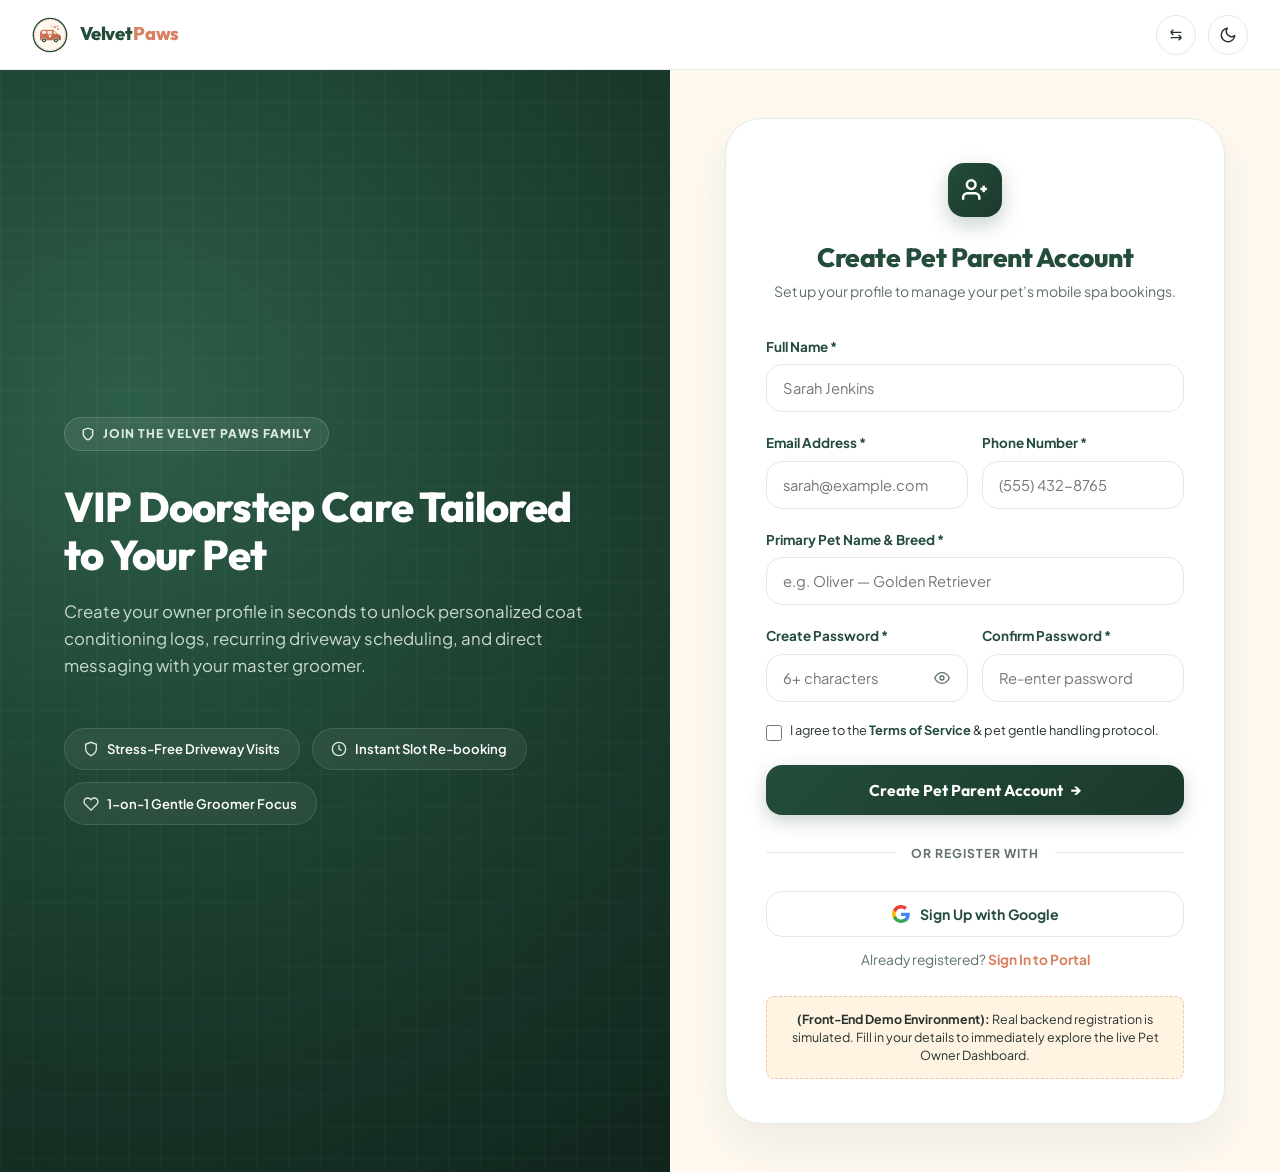
<file: register.html>
<!DOCTYPE html>
<html lang="en" data-theme="light" dir="ltr">
<head>
  <meta charset="UTF-8">
  <meta name="viewport" content="width=device-width, initial-scale=1.0, maximum-scale=5.0">
  <title>Create Pet Parent Account | Velvet Paws Mobile Pet Grooming</title>
  <meta name="description" content="Register your pet for mobile grooming with Velvet Paws. Save custom grooming notes, book convenient driveway visits, and track appointments online.">
  
  <!-- Favicon -->
  <link rel="icon" type="image/svg+xml" href="assets/images/favicon.svg">

  <!-- Immediate Theme & Direction Script to Prevent FOUC -->
  <script>
    (function() {
      try {
        var savedTheme = localStorage.getItem('paw_grooming_theme') || 'light';
        var savedDir = localStorage.getItem('paw_grooming_dir') || 'ltr';
        document.documentElement.setAttribute('data-theme', savedTheme);
        document.documentElement.setAttribute('dir', savedDir);
      } catch (e) {}
    })();
  </script>

  <!-- Google Fonts -->
  <link rel="preconnect" href="https://fonts.googleapis.com">
  <link rel="preconnect" href="https://fonts.gstatic.com" crossorigin>
  <link href="https://fonts.googleapis.com/css2?family=Outfit:wght@400;500;600;700;800&family=Plus+Jakarta+Sans:wght@300;400;500;600;700;800&display=swap" rel="stylesheet">

  <!-- Stylesheet -->
  <link rel="stylesheet" href="assets/css/style.css">
</head>
<body class="auth-page">

  <!-- Attractive Luxury Pet Van Page Preloader -->
  <div id="page-preloader" class="page-preloader" aria-hidden="true">
    <div class="preloader-content">
      <div class="preloader-van-wrap">
        <div class="preloader-pulse-ring"></div>
        <div class="preloader-icon-box">
          <svg class="preloader-svg" viewBox="0 0 24 24" fill="none" stroke="currentColor" stroke-width="1.8" stroke-linecap="round" stroke-linejoin="round">
            <path d="M5 18H3c-1.1 0-2-.9-2-2V8c0-1.1.9-2 2-2h12v12H5z"></path>
            <path d="M15 9h4.6a2 2 0 0 1 1.8 1.1L23 14v2c0 1.1-.9 2-2 2h-2"></path>
            <circle cx="7" cy="18" r="2.5"></circle>
            <circle cx="17" cy="18" r="2.5"></circle>
            <circle class="preloader-bubble bubble-1" cx="12" cy="4" r="1.5" fill="currentColor"></circle>
            <circle class="preloader-bubble bubble-2" cx="15" cy="2" r="1" fill="currentColor"></circle>
          </svg>
        </div>
      </div>
      <div class="preloader-brand">
        <span class="preloader-title">Velvet<span>Van</span></span>
        <span class="preloader-subtitle">Luxury Mobile Pet Spa</span>
      </div>
      <div class="preloader-progress-track">
        <div class="preloader-progress-bar"></div>
      </div>
    </div>
  </div>

  <!-- Top Navigation Bar -->
  <header class="auth-topbar">
    <a href="index.html" class="auth-topbar-brand" aria-label="Velvet Paws Home">
      <img src="assets/images/logo.svg" alt="Velvet Paws Emblem" class="brand-logo-img" width="36" height="36">
      <span class="brand-name">Velvet<span>Paws</span></span>
    </a>

    <div class="auth-topbar-actions">
      <!-- RTL / LTR Toggle -->
      <button class="auth-icon-btn" id="rtl-toggle" data-action="toggle-rtl" title="Switch RTL/LTR" aria-label="Toggle Direction">
        <svg class="icon-arrow-flip" width="16" height="16" viewBox="0 0 24 24" fill="none" stroke="currentColor" stroke-width="2">
          <path d="M4 8h16M4 8l4-4M4 8l4 4M20 16H4m16 0l-4-4m4 4l-4 4"></path>
        </svg>
      </button>

      <!-- Light / Dark Toggle -->
      <button class="auth-icon-btn" id="theme-toggle" data-action="toggle-theme" title="Switch Light/Dark" aria-label="Toggle Theme">
        <svg width="16" height="16" viewBox="0 0 24 24" fill="none" stroke="currentColor" stroke-width="2">
          <path d="M21 12.79A9 9 0 1 1 11.21 3 7 7 0 0 0 21 12.79z"></path>
        </svg>
      </button>
    </div>
  </header>

  <!-- Split Screen Authentication Layout (Matching Image 3) -->
  <main class="auth-split-wrapper">

    <!-- Left Side: Dark Branded Showcase Panel -->
    <section class="auth-showcase-panel" aria-label="Velvet Paws Portal Features">
      <div class="auth-showcase-content">
        <span class="auth-gateway-badge">
          <svg width="14" height="14" viewBox="0 0 24 24" fill="none" stroke="currentColor" stroke-width="2.5">
            <path d="M12 22s8-4 8-10V5l-8-3-8 3v7c0 6 8 10 8 10z"></path>
          </svg>
          JOIN THE VELVET PAWS FAMILY
        </span>

        <h1 class="auth-showcase-title">
          VIP Doorstep Care Tailored to Your Pet
        </h1>

        <p class="auth-showcase-lead">
          Create your owner profile in seconds to unlock personalized coat conditioning logs, recurring driveway scheduling, and direct messaging with your master groomer.
        </p>

        <div class="auth-badges-row">
          <div class="auth-badge-pill">
            <svg width="16" height="16" viewBox="0 0 24 24" fill="none" stroke="#DCE9DD" stroke-width="2">
              <path d="M12 22s8-4 8-10V5l-8-3-8 3v7c0 6 8 10 8 10z"></path>
            </svg>
            <span>Stress-Free Driveway Visits</span>
          </div>

          <div class="auth-badge-pill">
            <svg width="16" height="16" viewBox="0 0 24 24" fill="none" stroke="#DCE9DD" stroke-width="2">
              <circle cx="12" cy="12" r="10"></circle>
              <polyline points="12 6 12 12 16 14"></polyline>
            </svg>
            <span>Instant Slot Re-booking</span>
          </div>

          <div class="auth-badge-pill">
            <svg width="16" height="16" viewBox="0 0 24 24" fill="none" stroke="#DCE9DD" stroke-width="2">
              <path d="M20.84 4.61a5.5 5.5 0 0 0-7.78 0L12 5.67l-1.06-1.06a5.5 5.5 0 0 0-7.78 7.78l1.06 1.06L12 21.23l7.78-7.78 1.06-1.06a5.5 5.5 0 0 0 0-7.78z"></path>
            </svg>
            <span>1-on-1 Gentle Groomer Focus</span>
          </div>
        </div>
      </div>
    </section>

    <!-- Right Side: Clean Form Panel & Floating Card -->
    <section class="auth-form-panel" aria-label="Registration Form">
      <div class="auth-card" style="max-width: 500px;">

        <!-- Top Centered Icon Badge -->
        <div class="auth-icon-badge" aria-hidden="true">
          <svg width="26" height="26" viewBox="0 0 24 24" fill="none" stroke="currentColor" stroke-width="2.3">
            <path d="M16 21v-2a4 4 0 0 0-4-4H5a4 4 0 0 0-4 4v2"></path>
            <circle cx="8.5" cy="7" r="4"></circle>
            <line x1="20" y1="8" x2="20" y2="14"></line>
            <line x1="23" y1="11" x2="17" y2="11"></line>
          </svg>
        </div>

        <h2 class="auth-card-title">Create Pet Parent Account</h2>
        <p class="auth-card-subtitle">Set up your profile to manage your pet’s mobile spa bookings.</p>

        <!-- Registration Form -->
        <form id="auth-register-form" novalidate>

          <!-- Owner Name Field -->
          <div class="auth-form-group" id="group-reg-name">
            <label for="reg-name" class="auth-form-label">Full Name *</label>
            <div class="auth-input-wrapper">
              <input type="text" id="reg-name" class="auth-input" placeholder="Sarah Jenkins" required autocomplete="name">
            </div>
            <span class="auth-field-error-msg" id="err-reg-name">Please provide your full name.</span>
          </div>

          <!-- Email & Phone in 2-Columns on Desktop -->
          <div style="display: grid; grid-template-columns: 1fr 1fr; gap: 0.85rem;" class="grid-phone-stack">
            <!-- Email Field -->
            <div class="auth-form-group" id="group-reg-email">
              <label for="reg-email" class="auth-form-label">Email Address *</label>
              <div class="auth-input-wrapper">
                <input type="email" id="reg-email" class="auth-input" placeholder="sarah@example.com" required autocomplete="email">
              </div>
              <span class="auth-field-error-msg" id="err-reg-email">Valid email required.</span>
            </div>

            <!-- Phone Field -->
            <div class="auth-form-group" id="group-reg-phone">
              <label for="reg-phone" class="auth-form-label">Phone Number *</label>
              <div class="auth-input-wrapper">
                <input type="tel" id="reg-phone" class="auth-input" placeholder="(555) 432-8765" required autocomplete="tel">
              </div>
              <span class="auth-field-error-msg" id="err-reg-phone">Valid phone required.</span>
            </div>
          </div>

          <!-- Primary Pet Details -->
          <div class="auth-form-group" id="group-reg-pet">
            <label for="reg-pet" class="auth-form-label">Primary Pet Name &amp; Breed *</label>
            <div class="auth-input-wrapper">
              <input type="text" id="reg-pet" class="auth-input" placeholder="e.g. Oliver — Golden Retriever" required>
            </div>
            <span class="auth-field-error-msg" id="err-reg-pet">Please state your pet’s name and breed.</span>
          </div>

          <!-- Password & Confirm Password -->
          <div style="display: grid; grid-template-columns: 1fr 1fr; gap: 0.85rem;" class="grid-phone-stack">
            <!-- Password Field -->
            <div class="auth-form-group" id="group-reg-password">
              <label for="reg-password" class="auth-form-label">Create Password *</label>
              <div class="auth-input-wrapper">
                <input type="password" id="reg-password" class="auth-input" placeholder="6+ characters" required autocomplete="new-password">
                <button type="button" class="auth-toggle-pwd" id="toggle-reg-pwd-btn" aria-label="Toggle password visibility">
                  <svg id="reg-pwd-show" width="16" height="16" viewBox="0 0 24 24" fill="none" stroke="currentColor" stroke-width="2">
                    <path d="M1 12s4-8 11-8 11 8 11 8-4 8-11 8-11-8-11-8z"></path>
                    <circle cx="12" cy="12" r="3"></circle>
                  </svg>
                  <svg id="reg-pwd-hide" width="16" height="16" viewBox="0 0 24 24" fill="none" stroke="currentColor" stroke-width="2" style="display: none;">
                    <path d="M17.94 17.94A10.07 10.07 0 0 1 12 20c-7 0-11-8-11-8a18.45 18.45 0 0 1 5.06-5.94M9.9 4.24A9.12 9.12 0 0 1 12 4c7 0 11 8 11 8a18.5 18.5 0 0 1-2.16 3.19m-6.72-1.07a3 3 0 1 1-4.24-4.24"></path>
                    <line x1="1" y1="1" x2="23" y2="23"></line>
                  </svg>
                </button>
              </div>
              <span class="auth-field-error-msg" id="err-reg-password">Min 6 characters.</span>
            </div>

            <!-- Confirm Password -->
            <div class="auth-form-group" id="group-reg-confirm">
              <label for="reg-confirm" class="auth-form-label">Confirm Password *</label>
              <div class="auth-input-wrapper">
                <input type="password" id="reg-confirm" class="auth-input" placeholder="Re-enter password" required autocomplete="new-password">
              </div>
              <span class="auth-field-error-msg" id="err-reg-confirm">Passwords must match.</span>
            </div>
          </div>

          <!-- Terms Checkbox -->
          <div class="auth-form-group" id="group-reg-terms" style="margin-bottom: 1.5rem;">
            <label class="auth-remember-label" style="align-items: flex-start;">
              <input type="checkbox" id="reg-terms-checkbox" required style="margin-top: 3px;">
              <span style="font-size: 0.8rem; line-height: 1.4;">
                I agree to the <a href="index.html#terms" style="color: var(--brand-forest); font-weight: 700;">Terms of Service</a> &amp; pet gentle handling protocol.
              </span>
            </label>
            <span class="auth-field-error-msg" id="err-reg-terms">You must accept the terms.</span>
          </div>

          <!-- Submit Button -->
          <button type="submit" class="auth-submit-btn" id="register-submit-btn">
            <span>Create Pet Parent Account</span>
            <span aria-hidden="true">&rarr;</span>
          </button>

          <!-- Divider -->
          <div class="auth-divider">
            <span>OR REGISTER WITH</span>
          </div>

          <!-- Social Demo Single-Sign-On -->
          <button type="button" class="auth-social-btn" id="demo-reg-google">
            <svg width="18" height="18" viewBox="0 0 24 24">
              <path fill="#4285F4" d="M23.745 12.27c0-.7-.06-1.4-.19-2.07H12v4.51h6.6c-.29 1.52-1.14 2.8-2.4 3.65v3.05h3.88c2.27-2.09 3.66-5.17 3.66-9.14z"/>
              <path fill="#34A853" d="M12 24c3.24 0 5.95-1.08 7.93-2.91l-3.88-3.05c-1.08.72-2.45 1.16-4.05 1.16-3.12 0-5.77-2.1-6.72-4.93H1.27v3.15C3.25 21.36 7.35 24 12 24z"/>
              <path fill="#FBBC05" d="M5.28 14.27a7.18 7.18 0 0 1 0-4.54V6.58H1.27a11.97 11.97 0 0 0 0 10.84l4.01-3.15z"/>
              <path fill="#EA4335" d="M12 4.75c1.77 0 3.35.61 4.6 1.8l3.42-3.42C17.95 1.19 15.24 0 12 0 7.35 0 3.25 2.64 1.27 6.58l4.01 3.15c.95-2.83 3.6-4.98 6.72-4.98z"/>
            </svg>
            <span>Sign Up with Google</span>
          </button>

          <!-- Switch to Login Link -->
          <p class="auth-footer-prompt">
            Already registered? <a href="login.html">Sign In to Portal</a>
          </p>

          <!-- Honest Demo Mode Notice -->
          <div class="auth-demo-disclaimer">
            <strong>(Front-End Demo Environment):</strong> Real backend registration is simulated. Fill in your details to immediately explore the live Pet Owner Dashboard.
          </div>

        </form>
      </div>
    </section>

  </main>

  <!-- Script for Controls & Form Validation -->
  <script src="assets/js/main.js"></script>
  <script>
    document.addEventListener('DOMContentLoaded', function() {
      // Password visibility toggle
      const toggleBtn = document.getElementById('toggle-reg-pwd-btn');
      const pwdInput = document.getElementById('reg-password');
      const iconShow = document.getElementById('reg-pwd-show');
      const iconHide = document.getElementById('reg-pwd-hide');

      if (toggleBtn && pwdInput) {
        toggleBtn.addEventListener('click', function() {
          const isPwd = pwdInput.type === 'password';
          pwdInput.type = isPwd ? 'text' : 'password';
          iconShow.style.display = isPwd ? 'none' : 'block';
          iconHide.style.display = isPwd ? 'block' : 'none';
        });
      }

      // Registration Form Validation & Redirection
      const form = document.getElementById('auth-register-form');
      if (form) {
        form.addEventListener('submit', function(e) {
          e.preventDefault();
          let hasError = false;

          function validateField(id, groupId, condition) {
            const input = document.getElementById(id);
            const group = document.getElementById(groupId);
            if (!input || !group) return;
            if (condition(input)) {
              group.classList.add('has-error');
              hasError = true;
            } else {
              group.classList.remove('has-error');
            }
          }

          validateField('reg-name', 'group-reg-name', el => !el.value.trim());
          validateField('reg-email', 'group-reg-email', el => !el.value.trim() || !el.value.includes('@') || !el.value.includes('.'));
          validateField('reg-phone', 'group-reg-phone', el => !el.value.trim() || el.value.trim().length < 7);
          validateField('reg-pet', 'group-reg-pet', el => !el.value.trim());
          validateField('reg-password', 'group-reg-password', el => !el.value || el.value.length < 6);
          validateField('reg-confirm', 'group-reg-confirm', el => el.value !== document.getElementById('reg-password').value);
          validateField('reg-terms-checkbox', 'group-reg-terms', el => !el.checked);

          if (hasError) return;

          // Store demo account state
          const ownerName = document.getElementById('reg-name').value.trim();
          try {
            sessionStorage.setItem('velvet_logged_in', 'true');
            sessionStorage.setItem('velvet_user_name', ownerName);
            sessionStorage.setItem('velvet_user_email', document.getElementById('reg-email').value.trim());
          } catch(err) {}

          window.location.href = 'dashboard.html';
        });
      }

      // Demo Google Sign Up
      const googleBtn = document.getElementById('demo-reg-google');
      if (googleBtn) {
        googleBtn.addEventListener('click', function() {
          try {
            sessionStorage.setItem('velvet_logged_in', 'true');
            sessionStorage.setItem('velvet_user_name', 'Sarah Jenkins');
            sessionStorage.setItem('velvet_user_email', 'sarah.jenkins@example.com');
          } catch(e) {}
          window.location.href = 'dashboard.html';
        });
      }
    });
  </script>
</body>
</html>
</file>
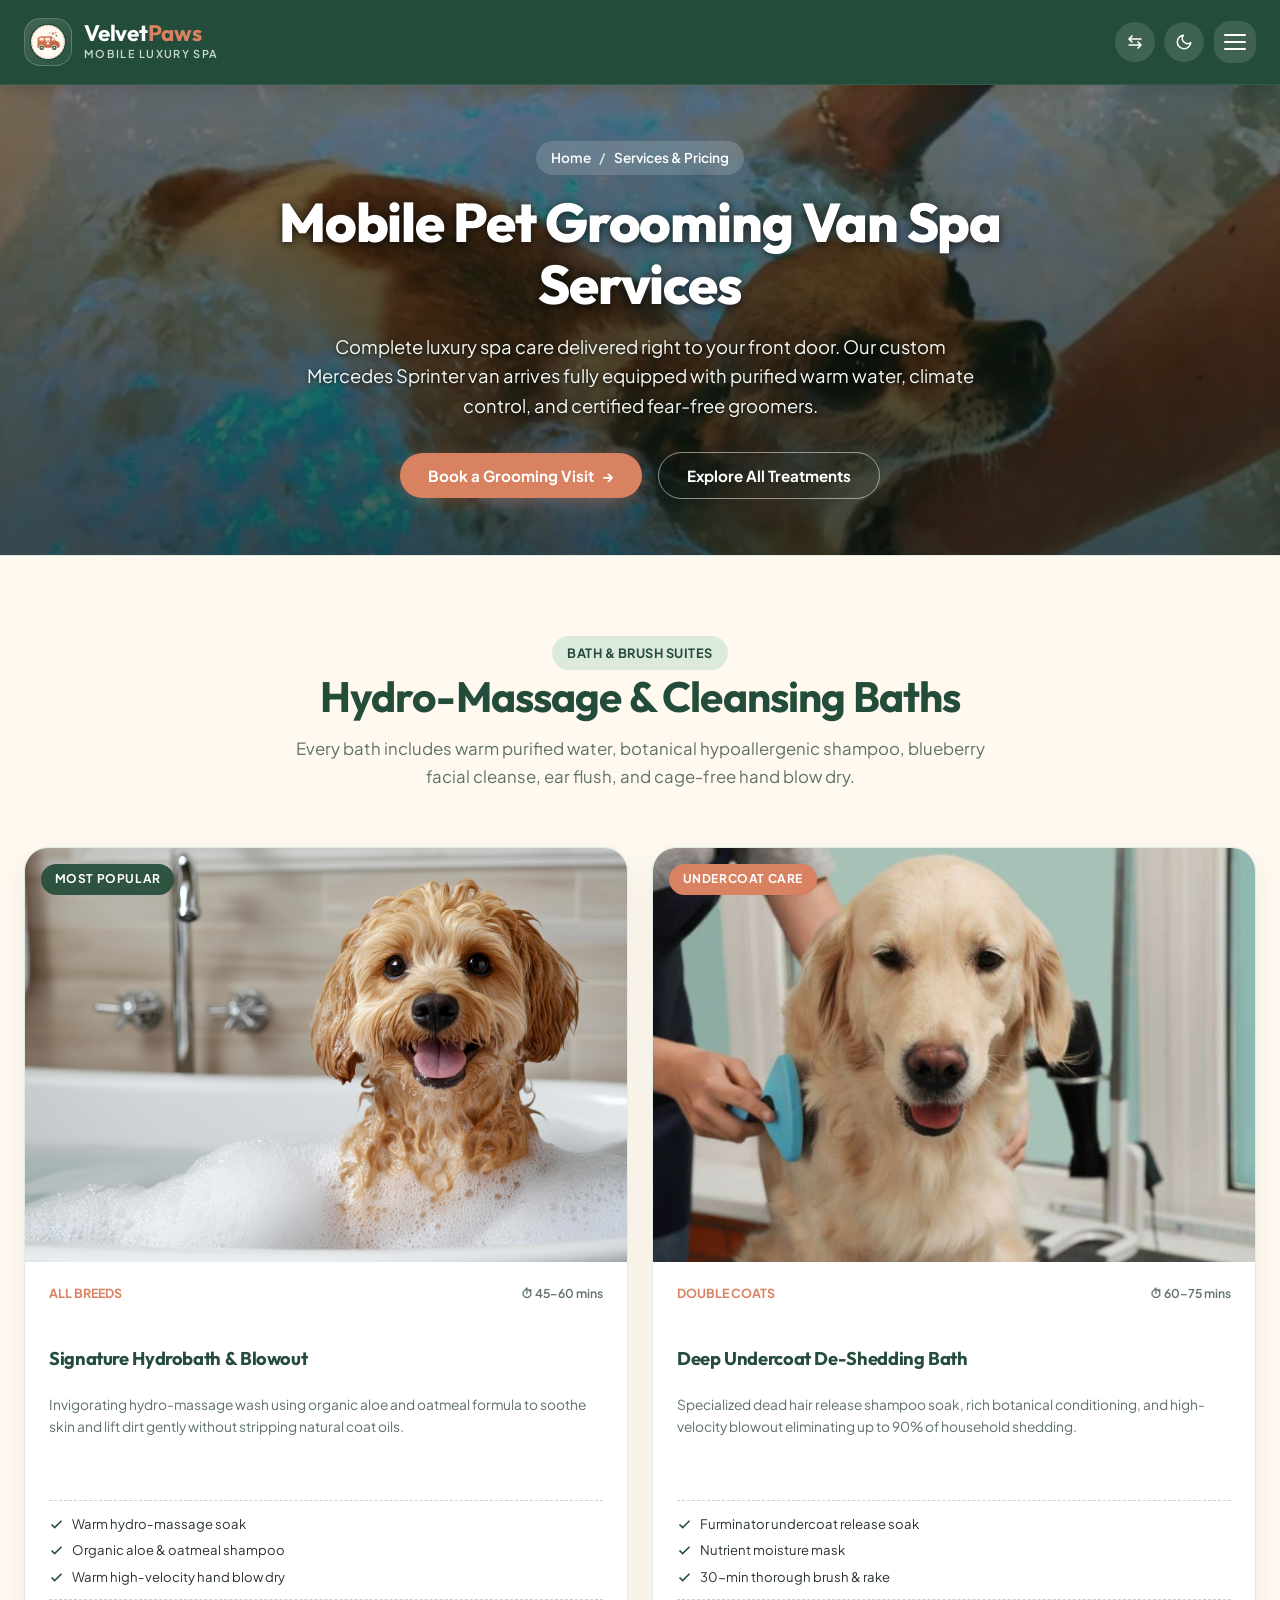
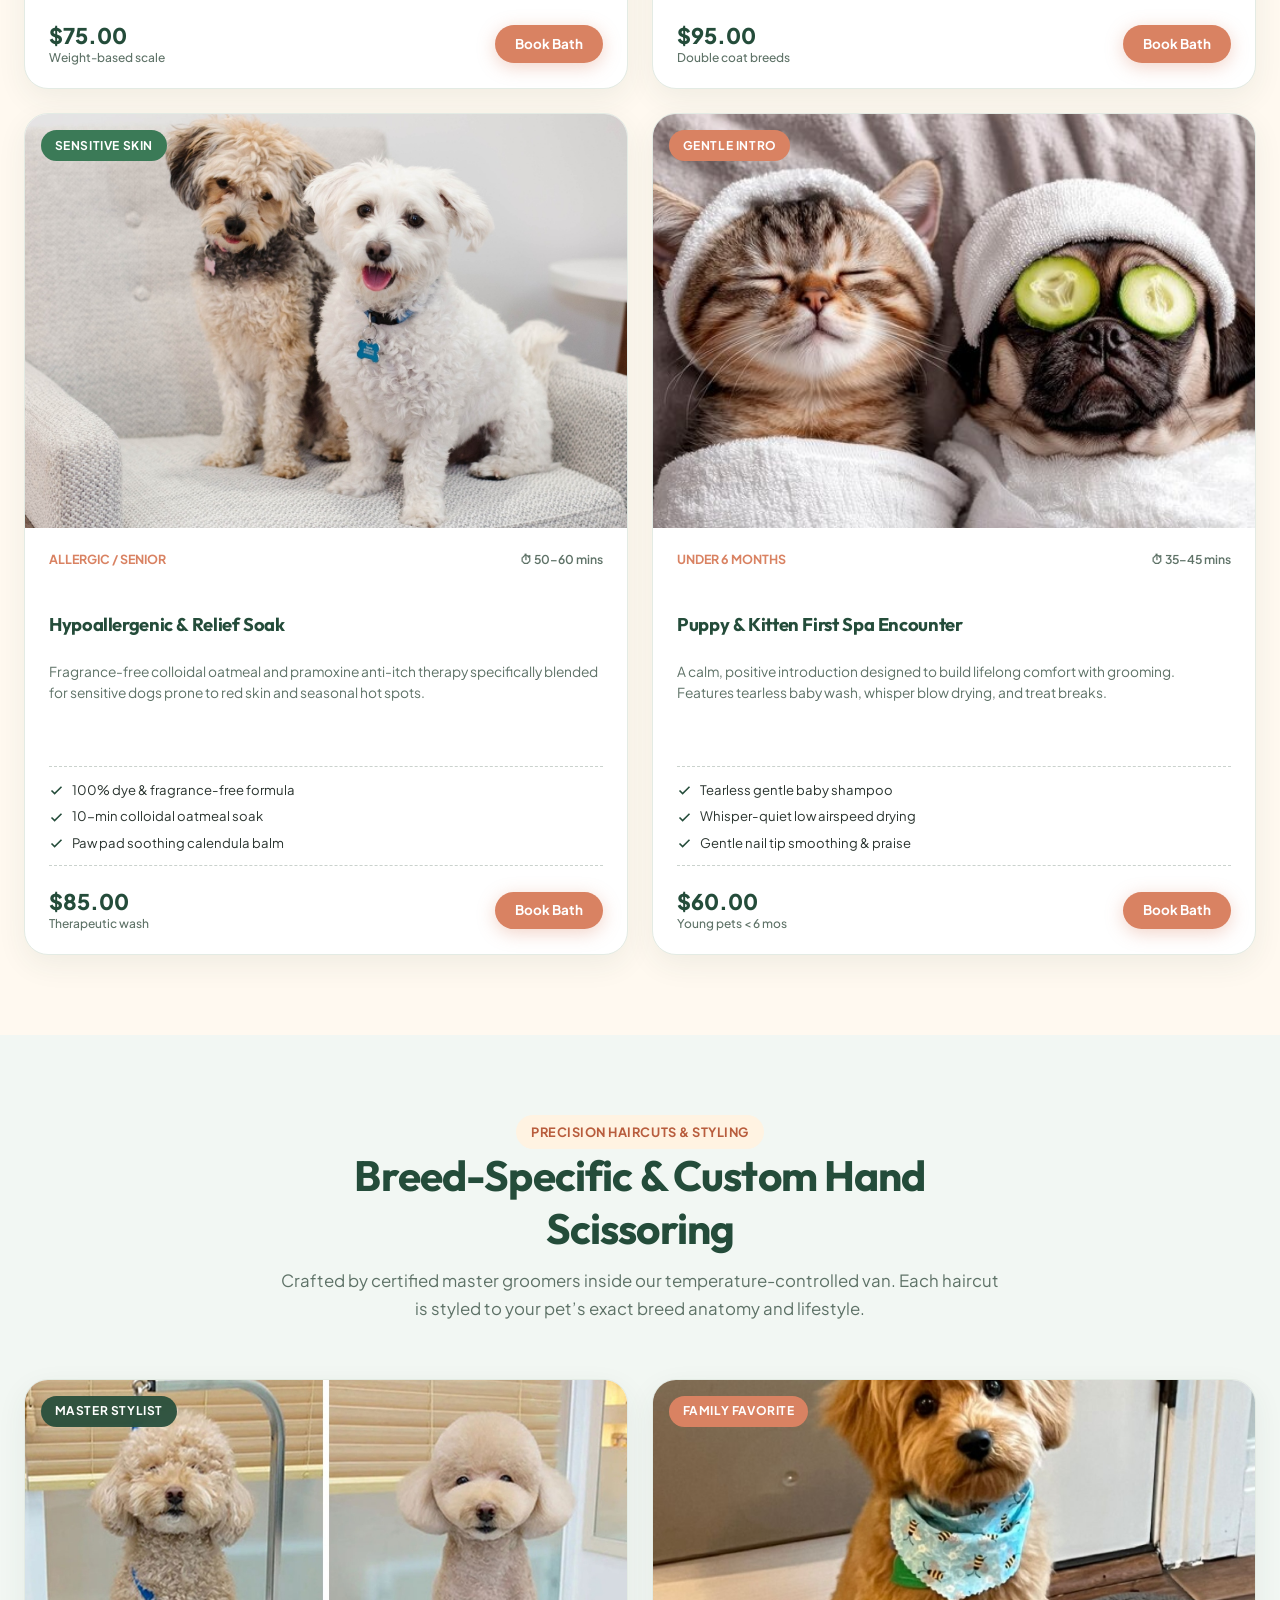
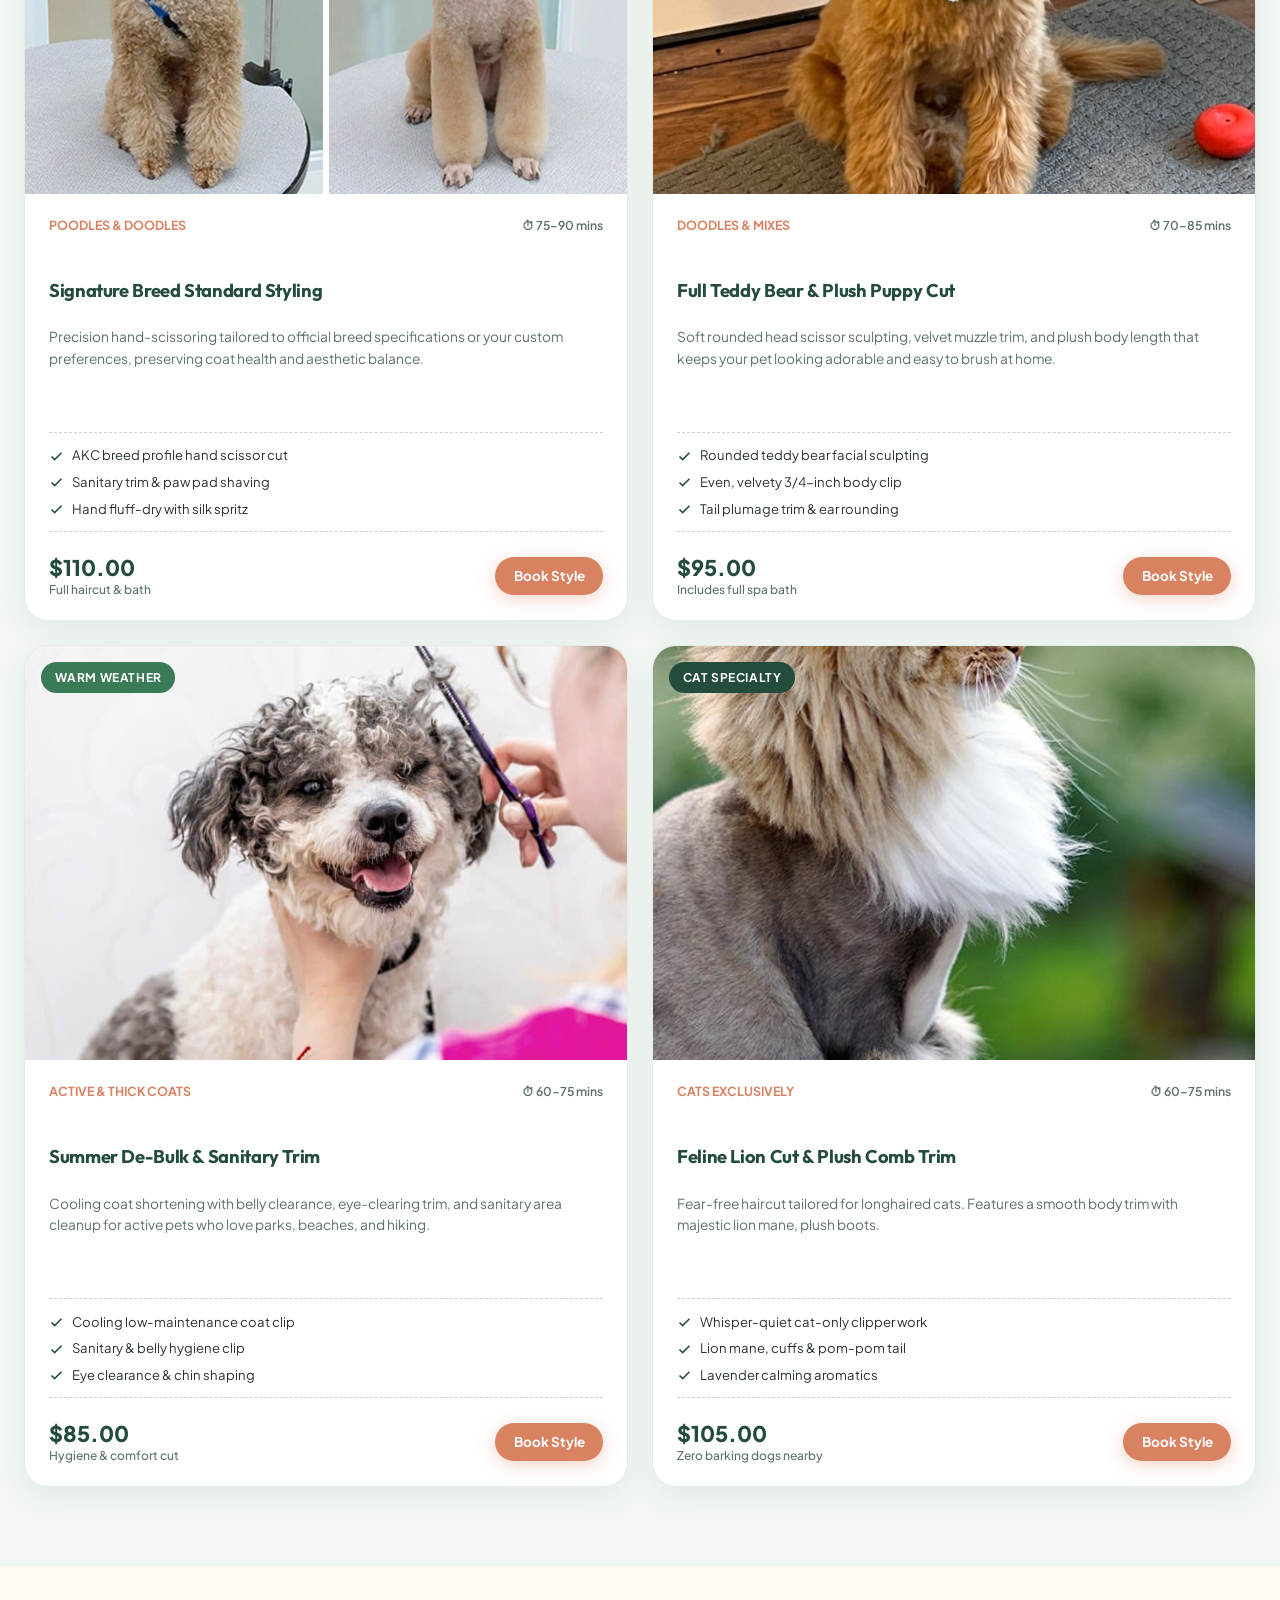
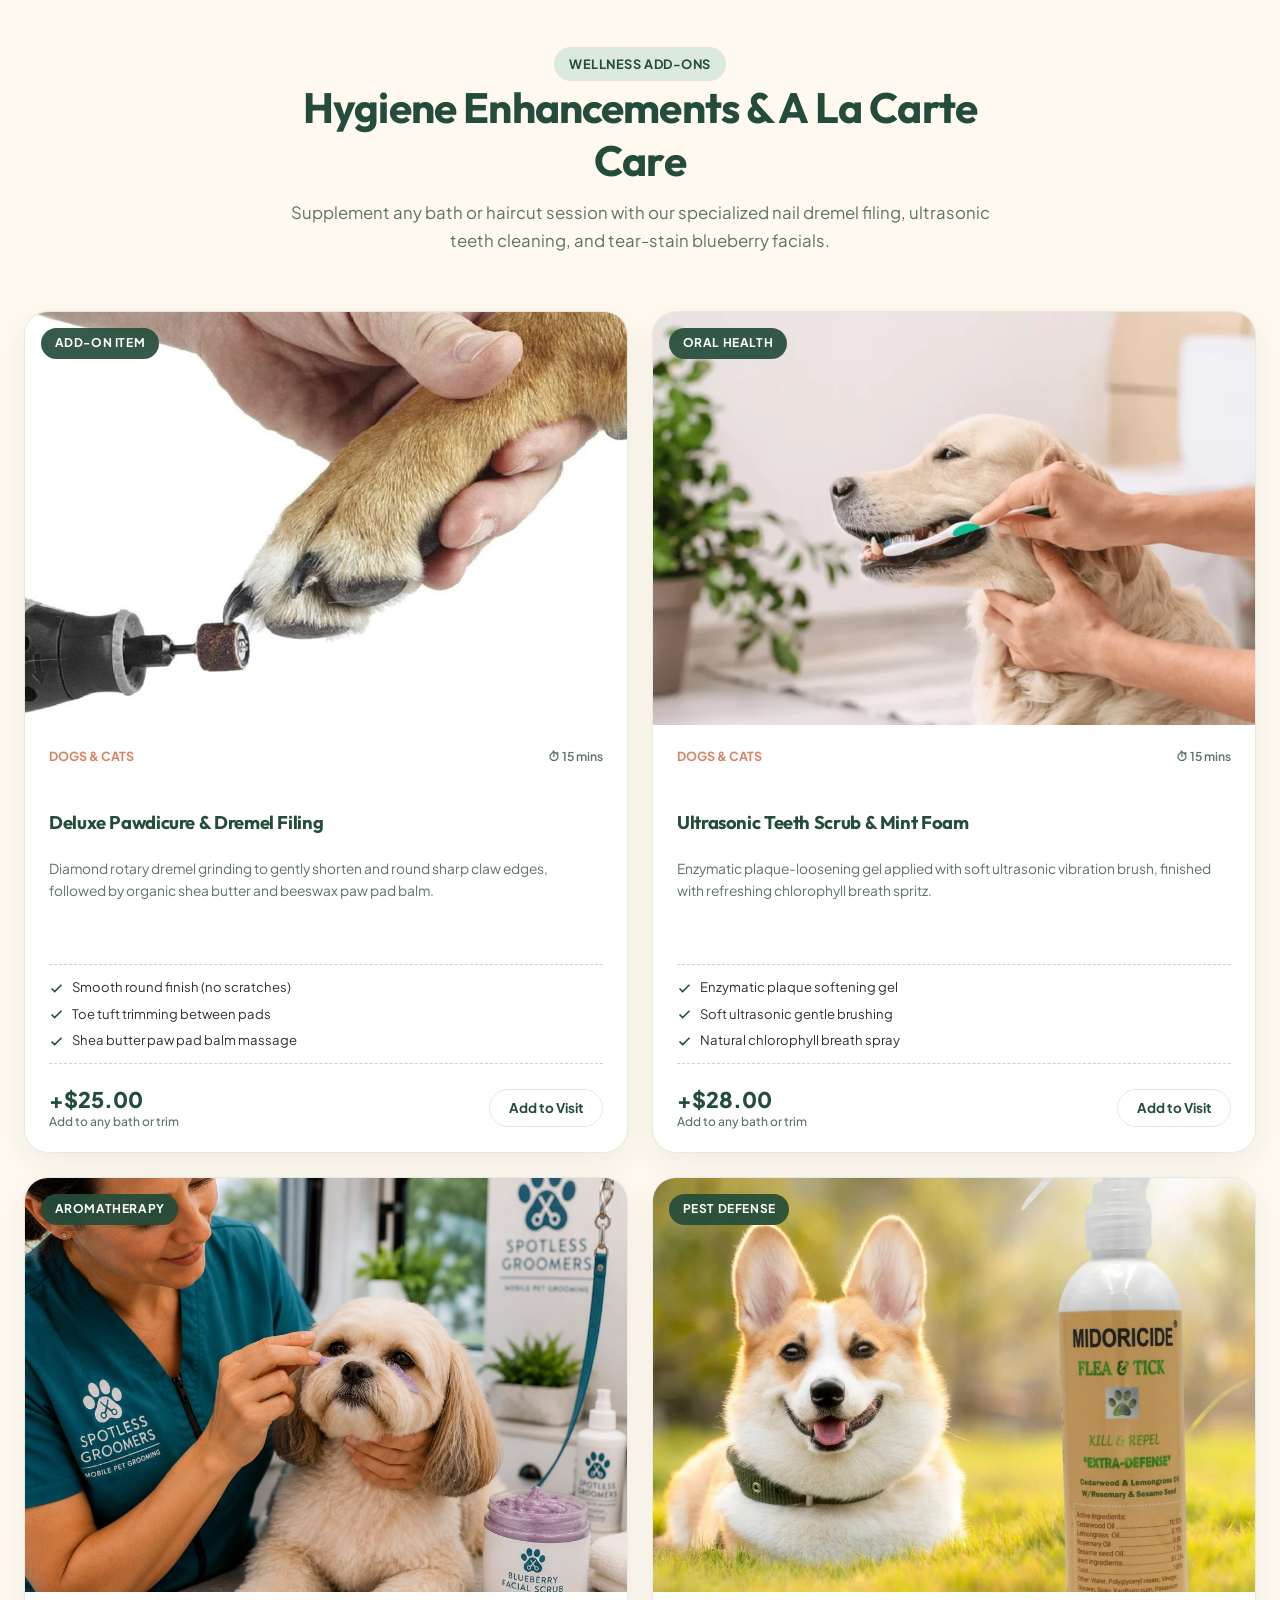
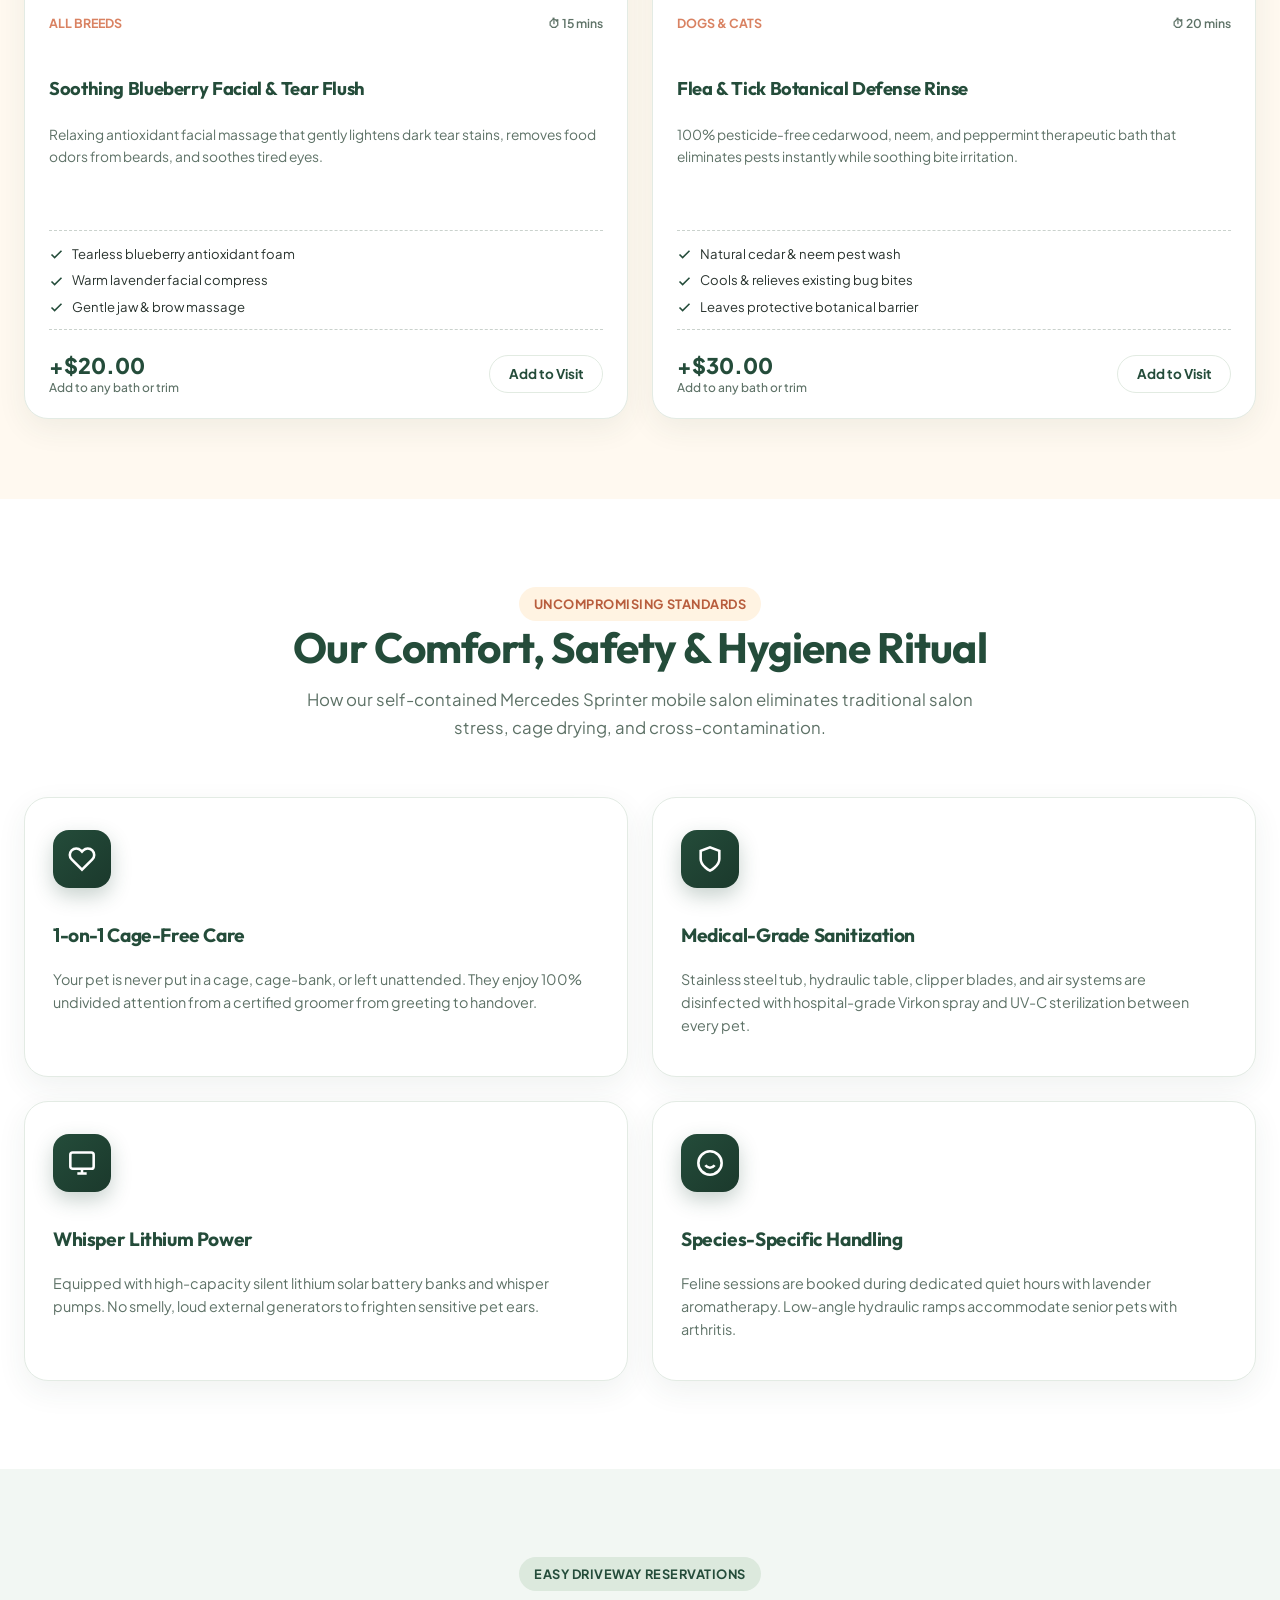
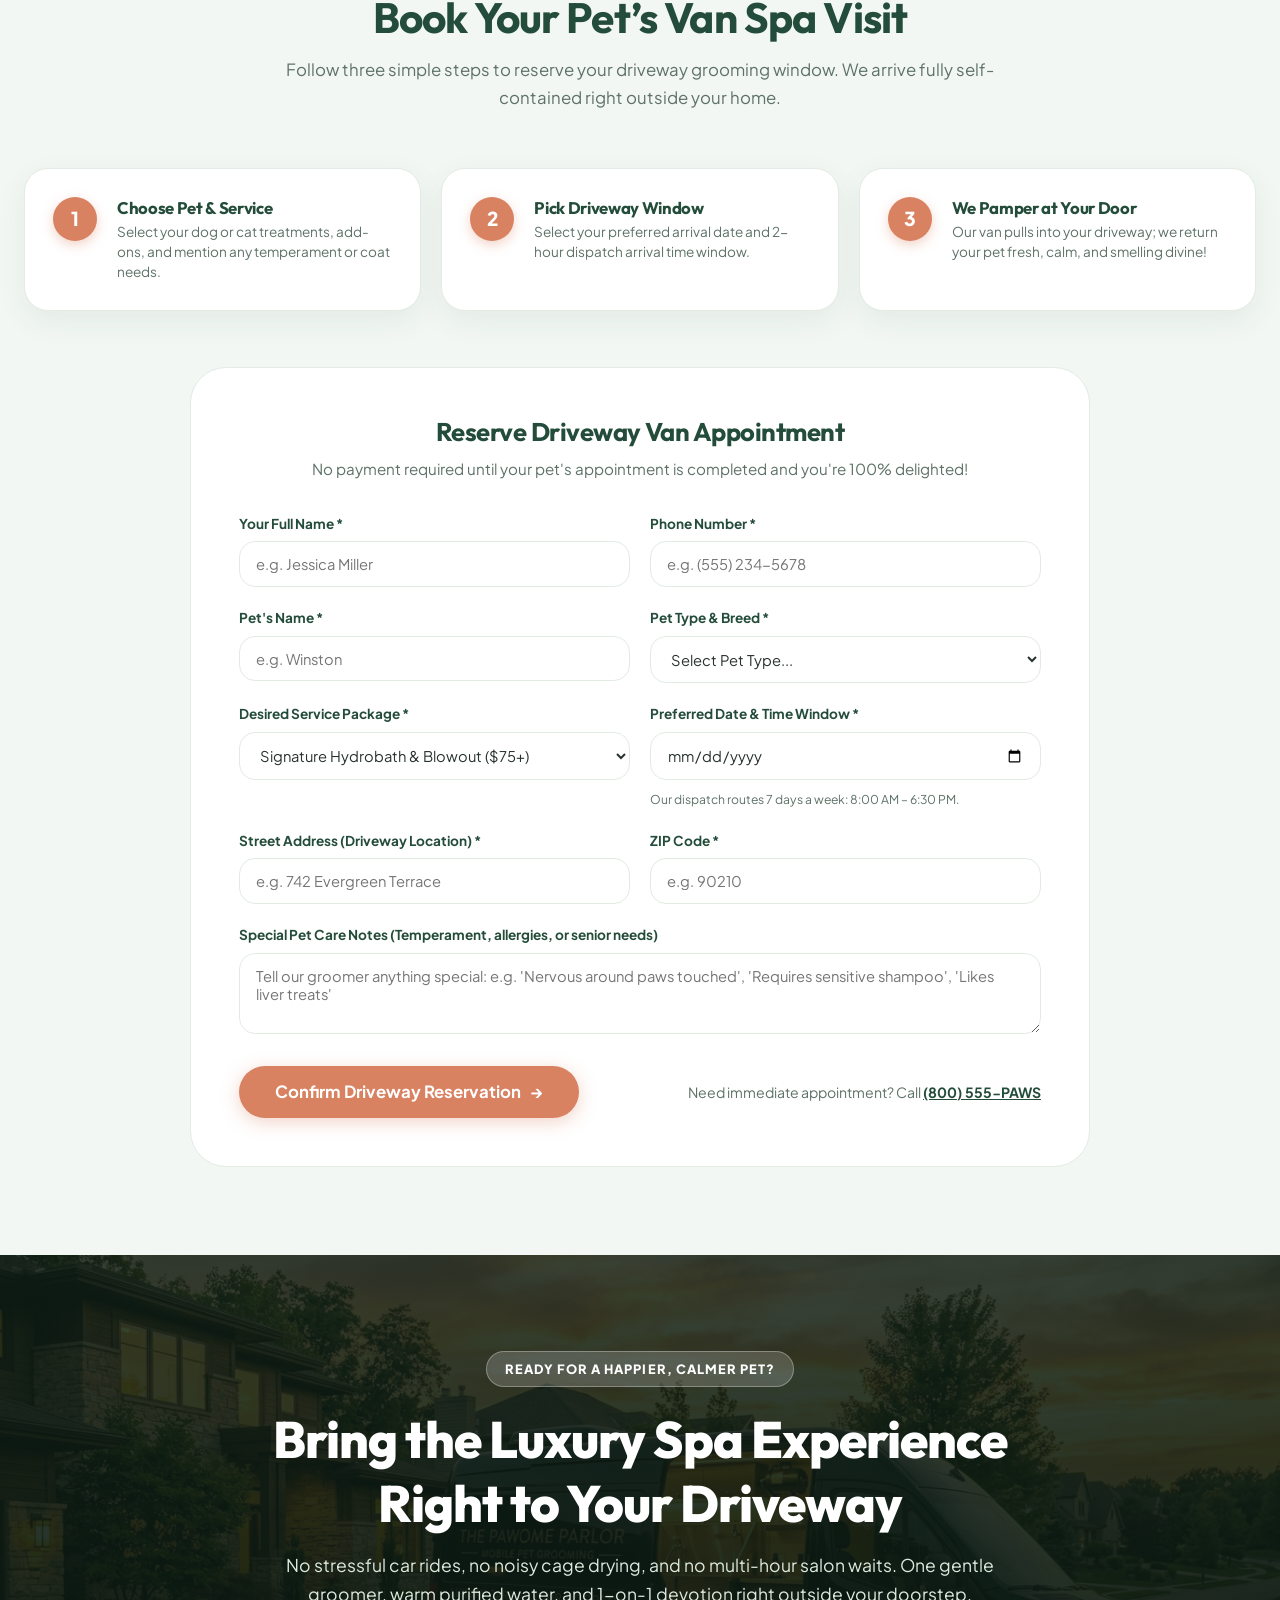
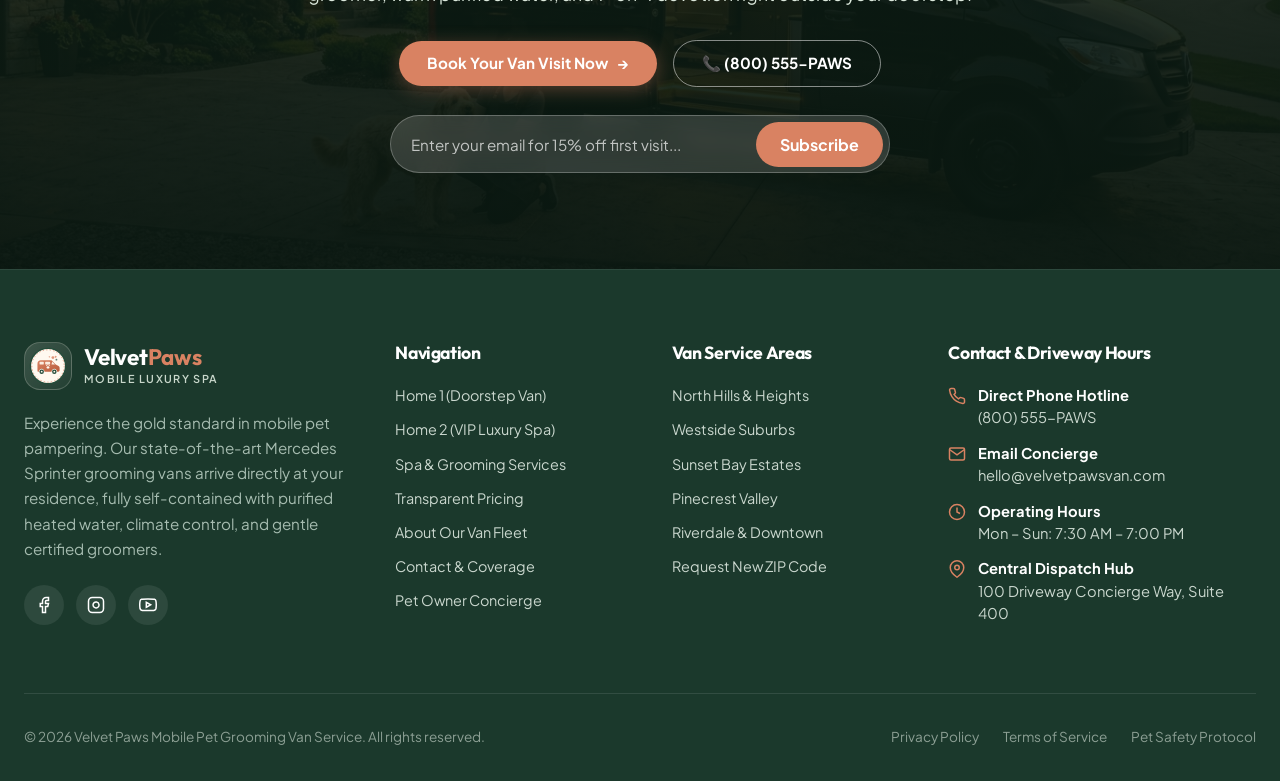
<file: services.html>
<!DOCTYPE html>
<html lang="en" data-theme="light" dir="ltr">

<head>
  <meta charset="UTF-8">
  <meta name="viewport" content="width=device-width, initial-scale=1.0, maximum-scale=5.0">
  <title>Grooming Services &amp; Pricing | Velvet Paws Mobile Pet Grooming Van</title>
  <meta name="description"
    content="Explore our full menu of mobile pet grooming services: warm hydrobath & brush, breed-specific scissor haircuts, nail dremel filing, and feline spa suites right in your driveway.">

  <!-- Favicon -->
  <link rel="icon" type="image/svg+xml" href="assets/images/favicon.svg">

  <!-- Immediate Theme & Direction Script to Prevent FOUC -->
  <script>
    (function () {
      try {
        var savedTheme = localStorage.getItem('paw_grooming_theme') || 'light';
        var savedDir = localStorage.getItem('paw_grooming_dir') || 'ltr';
        document.documentElement.setAttribute('data-theme', savedTheme);
        document.documentElement.setAttribute('dir', savedDir);
      } catch (e) { }
    })();
  </script>

  <!-- Google Fonts: Strictly 2 Font Families Max (Outfit + Plus Jakarta Sans) -->
  <link rel="preconnect" href="https://fonts.googleapis.com">
  <link rel="preconnect" href="https://fonts.gstatic.com" crossorigin>
  <link
    href="https://fonts.googleapis.com/css2?family=Outfit:wght@400;500;600;700;800&family=Plus+Jakarta+Sans:wght@300;400;500;600;700;800&display=swap"
    rel="stylesheet">

  <!-- Stylesheet -->
  <link rel="stylesheet" href="assets/css/style.css">
</head>

<body>

  <!-- Attractive Luxury Pet Van Page Preloader -->
  <div id="page-preloader" class="page-preloader" aria-hidden="true">
    <div class="preloader-content">
      <div class="preloader-van-wrap">
        <div class="preloader-pulse-ring"></div>
        <div class="preloader-icon-box">
          <svg class="preloader-svg" viewBox="0 0 24 24" fill="none" stroke="currentColor" stroke-width="1.8"
            stroke-linecap="round" stroke-linejoin="round">
            <path d="M5 18H3c-1.1 0-2-.9-2-2V8c0-1.1.9-2 2-2h12v12H5z"></path>
            <path d="M15 9h4.6a2 2 0 0 1 1.8 1.1L23 14v2c0 1.1-.9 2-2 2h-2"></path>
            <circle cx="7" cy="18" r="2.5"></circle>
            <circle cx="17" cy="18" r="2.5"></circle>
            <circle class="preloader-bubble bubble-1" cx="12" cy="4" r="1.5" fill="currentColor"></circle>
            <circle class="preloader-bubble bubble-2" cx="15" cy="2" r="1" fill="currentColor"></circle>
          </svg>
        </div>
      </div>
      <div class="preloader-brand">
        <span class="preloader-title">Velvet<span>Van</span></span>
        <span class="preloader-subtitle">Luxury Mobile Pet Spa</span>
      </div>
      <div class="preloader-progress-track">
        <div class="preloader-progress-bar"></div>
      </div>
    </div>
  </div>

  <!-- ==========================================================================
       SITE HEADER & NAVBAR (Sticky Top Navbar - Zero Announcement Bar)
       ========================================================================== -->
  <header class="site-header" id="site-header">
    <div class="container">
      <nav class="navbar" aria-label="Main Navigation">

        <!-- Brand Logo -->
        <a href="index.html" class="brand-logo" id="main-brand-logo"
          aria-label="Velvet Paws Mobile Pet Grooming Homepage">
          <div class="brand-emblem-box" aria-hidden="true">
            <img src="assets/images/logo.svg" alt="Velvet Paws Logo Emblem" width="40" height="40">
          </div>
          <div class="brand-text">
            <span class="brand-name">Velvet<span>Paws</span></span>
            <span class="brand-tagline">MOBILE LUXURY SPA</span>
          </div>
        </a>

        <!-- Desktop Navigation Menu (Visible only above 1366px) -->
        <ul class="nav-menu" id="desktop-nav-menu">
          <li class="nav-item nav-item-dropdown">
            <a href="index.html" class="nav-link" id="nav-home-link" aria-haspopup="true" aria-expanded="false">
              Home
              <svg class="dropdown-arrow" width="12" height="12" viewBox="0 0 24 24" fill="none" stroke="currentColor"
                stroke-width="2.5">
                <polyline points="6 9 12 15 18 9"></polyline>
              </svg>
            </a>
            <div class="dropdown-menu" aria-label="Home Variations">
              <a href="index.html" class="dropdown-link">Home 1 (Van At Doorstep)</a>
              <a href="home-2.html" class="dropdown-link">Home 2 (Pet Care Experience)</a>
            </div>
          </li>
          <li class="nav-item">
            <a href="services.html" class="nav-link active" id="nav-services-link">Services</a>
          </li>
          <li class="nav-item">
            <a href="pricing.html" class="nav-link" id="nav-pricing-link">Pricing</a>
          </li>
          <li class="nav-item">
            <a href="about.html" class="nav-link" id="nav-about-link">About</a>
          </li>
          <li class="nav-item">
            <a href="contact.html" class="nav-link" id="nav-contact-link">Contact</a>
          </li>
          <li class="nav-item">
            <a href="dashboard.html" class="nav-link" id="nav-dashboard-link">Dashboard</a>
          </li>
        </ul>

        <!-- Action Controls: RTL, Theme, Login, Book CTA & Hamburger -->
        <div class="nav-actions">

          <!-- RTL / LTR Toggle Button -->
          <button class="nav-circle-btn" id="rtl-toggle" data-action="toggle-rtl" title="Switch RTL/LTR"
            aria-label="Toggle Direction">
            <svg class="icon-arrow-flip" width="18" height="18" viewBox="0 0 24 24" fill="none" stroke="currentColor"
              stroke-width="2.2" stroke-linecap="round" stroke-linejoin="round">
              <path d="M4 8h16M4 8l4-4M4 8l4 4M20 16H4m16 0l-4-4m4 4l-4 4"></path>
            </svg>
          </button>

          <!-- Light / Dark Theme Toggle Button -->
          <button class="nav-circle-btn" id="theme-toggle" data-action="toggle-theme" title="Switch Theme"
            aria-label="Toggle Theme">
            <svg width="18" height="18" viewBox="0 0 24 24" fill="none" stroke="currentColor" stroke-width="2"
              stroke-linecap="round" stroke-linejoin="round">
              <path d="M21 12.79A9 9 0 1 1 11.21 3 7 7 0 0 0 21 12.79z"></path>
            </svg>
          </button>

          <!-- Login Button -->
          <a href="login.html" class="nav-pill-btn nav-login-btn hide-on-tablet" id="nav-login-btn">
            <svg width="15" height="15" viewBox="0 0 24 24" fill="none" stroke="currentColor" stroke-width="2.2">
              <path d="M20 21v-2a4 4 0 0 0-4-4H8a4 4 0 0 0-4 4v2"></path>
              <circle cx="12" cy="7" r="4"></circle>
            </svg>
            Login
          </a>

          <!-- Book Van Visit CTA Button -->
          <a href="#booking-form" class="nav-pill-btn hide-on-tablet" id="nav-book-btn">
            Book Van Visit
          </a>

          <!-- Hamburger Button (Displayed on all screen sizes <= 1366px including iPad & iPad Pro) -->
          <button class="hamburger-btn" id="hamburger-btn" aria-label="Toggle Navigation Menu" aria-expanded="false"
            aria-controls="mobile-drawer">
            <span></span>
            <span></span>
            <span></span>
          </button>

        </div>

      </nav>
    </div>
  </header>

  <!-- ==========================================================================
       RESPONSIVE SLIDE-OVER DRAWER (Active on Mobile, Tablets, iPad & iPad Pro)
       ========================================================================== -->
  <div class="drawer-backdrop" id="drawer-backdrop" aria-hidden="true"></div>

  <aside class="mobile-drawer" id="mobile-drawer" aria-label="Mobile Navigation Drawer" aria-hidden="true">
    <div class="drawer-header">
      <a href="index.html" class="brand-logo" aria-label="Velvet Paws Homepage">
        <div class="brand-emblem-box">
          <img src="assets/images/logo.svg" alt="Velvet Paws Emblem" width="34" height="34">
        </div>
        <div class="brand-text">
          <span class="brand-name">Velvet<span>Paws</span></span>
          <span class="brand-tagline">MOBILE LUXURY SPA</span>
        </div>
      </a>
      <button class="drawer-close-btn" id="drawer-close-btn" aria-label="Close navigation menu">
        <svg width="22" height="22" viewBox="0 0 24 24" fill="none" stroke="currentColor" stroke-width="2.2">
          <line x1="18" y1="6" x2="6" y2="18"></line>
          <line x1="6" y1="6" x2="18" y2="18"></line>
        </svg>
      </button>
    </div>

    <!-- Quick Mode Controls in Drawer -->
    <div class="drawer-quick-controls">
      <button class="drawer-icon-btn" data-action="toggle-theme" id="drawer-theme-toggle" aria-label="Toggle Theme"
        title="Toggle Theme">
        <svg width="18" height="18" viewBox="0 0 24 24" fill="none" stroke="currentColor" stroke-width="2">
          <path d="M21 12.79A9 9 0 1 1 11.21 3 7 7 0 0 0 21 12.79z"></path>
        </svg>
      </button>

      <button class="drawer-icon-btn" data-action="toggle-rtl" id="drawer-rtl-toggle" aria-label="Toggle Direction"
        title="Toggle Direction">
        <svg class="icon-arrow-flip" width="18" height="18" viewBox="0 0 24 24" fill="none" stroke="currentColor"
          stroke-width="2">
          <path d="M4 8h16M4 8l4-4M4 8l4 4M20 16H4m16 0l-4-4m4 4l-4 4"></path>
        </svg>
      </button>
    </div>

    <!-- Drawer Navigation Links -->
    <div class="drawer-body">
      <nav class="drawer-menu">
        <a href="index.html" class="drawer-link">
          <span>Home</span>
          <svg width="14" height="14" viewBox="0 0 24 24" fill="none" stroke="currentColor" stroke-width="2">
            <polyline points="9 18 15 12 9 6"></polyline>
          </svg>
        </a>
        <div class="drawer-subgroup">
          <a href="index.html" class="drawer-sublink">• Home 1 (Van At Doorstep)</a>
          <a href="home-2.html" class="drawer-sublink">• Home 2 (Pet Care Experience)</a>
        </div>
        <a href="services.html" class="drawer-link active">
          <span>Services</span>
          <svg width="14" height="14" viewBox="0 0 24 24" fill="none" stroke="currentColor" stroke-width="2">
            <polyline points="9 18 15 12 9 6"></polyline>
          </svg>
        </a>
        <a href="pricing.html" class="drawer-link">
          <span>Pricing</span>
          <svg width="14" height="14" viewBox="0 0 24 24" fill="none" stroke="currentColor" stroke-width="2">
            <polyline points="9 18 15 12 9 6"></polyline>
          </svg>
        </a>
        <a href="about.html" class="drawer-link">
          <span>About</span>
          <svg width="14" height="14" viewBox="0 0 24 24" fill="none" stroke="currentColor" stroke-width="2">
            <polyline points="9 18 15 12 9 6"></polyline>
          </svg>
        </a>
        <a href="contact.html" class="drawer-link">
          <span>Contact</span>
          <svg width="14" height="14" viewBox="0 0 24 24" fill="none" stroke="currentColor" stroke-width="2">
            <polyline points="9 18 15 12 9 6"></polyline>
          </svg>
        </a>
        <a href="dashboard.html" class="drawer-link">
          <span>Dashboard</span>
          <svg width="14" height="14" viewBox="0 0 24 24" fill="none" stroke="currentColor" stroke-width="2">
            <polyline points="9 18 15 12 9 6"></polyline>
          </svg>
        </a>
      </nav>
    </div>

    <!-- Drawer Footer Actions -->
    <div class="drawer-footer">
      <div class="drawer-action-row">
        <a href="login.html" class="btn btn-outline btn-pill" style="padding: 0.65rem 1rem; font-size: 0.88rem;">
          <svg width="15" height="15" viewBox="0 0 24 24" fill="none" stroke="currentColor" stroke-width="2.2">
            <path d="M20 21v-2a4 4 0 0 0-4-4H8a4 4 0 0 0-4 4v2"></path>
            <circle cx="12" cy="7" r="4"></circle>
          </svg>
          Login
        </a>
        <a href="#booking-form" class="btn btn-primary btn-pill" style="padding: 0.65rem 1rem; font-size: 0.88rem;">
          Book Van
        </a>
      </div>

      <div class="drawer-van-callout">
        <h5>🚐 Driveway Mobile Spa</h5>
        <p>Warm filtered water, generator-free lithium electricity, and certified gentle handling.</p>
      </div>
    </div>
  </aside>

  <!-- ==========================================================================
       MAIN CONTENT CONTAINER
       ========================================================================== -->
  <main id="main-content">

    <!-- ==========================================================================
         SECTION 1 — SERVICES HERO (UNIFORM INNER PAGE HEIGHT 380px)
         Unique Grooming Photograph & Direct Booking Call To Action
         ========================================================================== -->
    <section class="page-hero-header" id="services-hero">
      <img src="assets/images/user/user_img8_hydro_bath.jpg" alt="Pampered pet enjoying warm mobile spa hydrobath"
        class="page-hero-bg" width="1400" height="380" loading="eager">
      <div class="page-hero-overlay"></div>

      <div class="container">
        <div class="page-hero-content">

          <div class="page-breadcrumbs">
            <a href="index.html">Home</a>
            <span>/</span>
            <span style="color: #FFFFFF;">Services &amp; Pricing</span>
          </div>

          <h1 class="page-hero-title">
            Mobile Pet Grooming Van Spa Services
          </h1>

          <p class="page-hero-desc">
            Complete luxury spa care delivered right to your front door. Our custom Mercedes Sprinter van arrives fully
            equipped with purified warm water, climate control, and certified fear-free groomers.
          </p>

          <div style="display: flex; align-items: center; justify-content: center; gap: 1rem; flex-wrap: wrap;">
            <a href="#booking-form" class="btn btn-primary btn-pill">
              <span>Book a Grooming Visit</span>
              <span>&rarr;</span>
            </a>
            <a href="#bath-and-brush" class="btn btn-outline btn-pill btn-outline-white">
              <span>Explore All Treatments</span>
            </a>
          </div>

        </div>
      </div>
    </section>

    <!-- ==========================================================================
         SECTION 2 — BATH AND BRUSH SERVICES (4-CARD GRID)
         Strictly Max 2 Cards on iPad / iPad Pro • Laser-Straight Card Alignment
         ========================================================================== -->
    <section class="section" id="bath-and-brush">
      <div class="container">

        <div class="section-header">
          <span class="pill-badge">BATH &amp; BRUSH SUITES</span>
          <h2 class="section-title">Hydro-Massage &amp; Cleansing Baths</h2>
          <p class="section-subtitle">
            Every bath includes warm purified water, botanical hypoallergenic shampoo, blueberry facial cleanse, ear
            flush, and cage-free hand blow dry.
          </p>
        </div>

        <div class="services-grid-4">

          <!-- Card 1: Essential Hydrobath -->
          <article class="service-item-card" id="service-hydrobath">
            <div class="service-card-media">
              <img src="assets/images/services-bath-blowout.png"
                alt="Signature Hydrobath & Blowout puppy enjoying warm bath" width="400" height="275" loading="lazy">
              <span class="pet-card-tag">Most Popular</span>
            </div>
            <div class="service-card-body">
              <div class="service-card-meta">
                <span>ALL BREEDS</span>
                <span class="service-card-duration">⏱ 45–60 mins</span>
              </div>
              <h3 class="service-card-title">Signature Hydrobath &amp; Blowout</h3>
              <p class="service-card-desc">
                Invigorating hydro-massage wash using organic aloe and oatmeal formula to soothe skin and lift dirt
                gently without stripping natural coat oils.
              </p>
              <div class="service-card-perks">
                <div class="service-perk-item">
                  <svg width="15" height="15" viewBox="0 0 24 24" fill="none" stroke="currentColor" stroke-width="2.5">
                    <polyline points="20 6 9 17 4 12"></polyline>
                  </svg>
                  <span>Warm hydro-massage soak</span>
                </div>
                <div class="service-perk-item">
                  <svg width="15" height="15" viewBox="0 0 24 24" fill="none" stroke="currentColor" stroke-width="2.5">
                    <polyline points="20 6 9 17 4 12"></polyline>
                  </svg>
                  <span>Organic aloe &amp; oatmeal shampoo</span>
                </div>
                <div class="service-perk-item">
                  <svg width="15" height="15" viewBox="0 0 24 24" fill="none" stroke="currentColor" stroke-width="2.5">
                    <polyline points="20 6 9 17 4 12"></polyline>
                  </svg>
                  <span>Warm high-velocity hand blow dry</span>
                </div>
              </div>
              <div class="service-card-footer">
                <div class="service-card-price">
                  $75.00
                  <small>Weight-based scale</small>
                </div>
                <a href="#booking-form" class="btn btn-primary btn-sm btn-pill"
                  data-select-service="Signature Hydrobath & Blowout">Book Bath</a>
              </div>
            </div>
          </article>

          <!-- Card 2: Deep De-Shedding -->
          <article class="service-item-card" id="service-deshed">
            <div class="service-card-media">
              <img src="assets/images/services-undercoat-deshed.png"
                alt="Fluffy dog undercoat deshedding treatment with brush" width="400" height="275" loading="lazy">
              <span class="pet-card-tag" style="background-color: var(--brand-terracotta);">Undercoat Care</span>
            </div>
            <div class="service-card-body">
              <div class="service-card-meta">
                <span>DOUBLE COATS</span>
                <span class="service-card-duration">⏱ 60–75 mins</span>
              </div>
              <h3 class="service-card-title">Deep Undercoat De-Shedding Bath</h3>
              <p class="service-card-desc">
                Specialized dead hair release shampoo soak, rich botanical conditioning, and high-velocity blowout
                eliminating up to 90% of household shedding.
              </p>
              <div class="service-card-perks">
                <div class="service-perk-item">
                  <svg width="15" height="15" viewBox="0 0 24 24" fill="none" stroke="currentColor" stroke-width="2.5">
                    <polyline points="20 6 9 17 4 12"></polyline>
                  </svg>
                  <span>Furminator undercoat release soak</span>
                </div>
                <div class="service-perk-item">
                  <svg width="15" height="15" viewBox="0 0 24 24" fill="none" stroke="currentColor" stroke-width="2.5">
                    <polyline points="20 6 9 17 4 12"></polyline>
                  </svg>
                  <span>Nutrient moisture mask</span>
                </div>
                <div class="service-perk-item">
                  <svg width="15" height="15" viewBox="0 0 24 24" fill="none" stroke="currentColor" stroke-width="2.5">
                    <polyline points="20 6 9 17 4 12"></polyline>
                  </svg>
                  <span>30-min thorough brush &amp; rake</span>
                </div>
              </div>
              <div class="service-card-footer">
                <div class="service-card-price">
                  $95.00
                  <small>Double coat breeds</small>
                </div>
                <a href="#booking-form" class="btn btn-primary btn-sm btn-pill"
                  data-select-service="Deep Undercoat De-Shedding Bath">Book Bath</a>
              </div>
            </div>
          </article>

          <!-- Card 3: Hypoallergenic Relief -->
          <article class="service-item-card" id="service-hypoallergenic">
            <div class="service-card-media">
              <img src="assets/images/services-hypoallergenic.jpg"
                alt="Relaxing dogs enjoying medicated sensitive hypoallergenic soak" width="400" height="275"
                loading="lazy">
              <span class="pet-card-tag" style="background-color: #3B7A57;">Sensitive Skin</span>
            </div>
            <div class="service-card-body">
              <div class="service-card-meta">
                <span>ALLERGIC / SENIOR</span>
                <span class="service-card-duration">⏱ 50–60 mins</span>
              </div>
              <h3 class="service-card-title">Hypoallergenic &amp; Relief Soak</h3>
              <p class="service-card-desc">
                Fragrance-free colloidal oatmeal and pramoxine anti-itch therapy specifically blended for sensitive dogs
                prone to red skin and seasonal hot spots.
              </p>
              <div class="service-card-perks">
                <div class="service-perk-item">
                  <svg width="15" height="15" viewBox="0 0 24 24" fill="none" stroke="currentColor" stroke-width="2.5">
                    <polyline points="20 6 9 17 4 12"></polyline>
                  </svg>
                  <span>100% dye &amp; fragrance-free formula</span>
                </div>
                <div class="service-perk-item">
                  <svg width="15" height="15" viewBox="0 0 24 24" fill="none" stroke="currentColor" stroke-width="2.5">
                    <polyline points="20 6 9 17 4 12"></polyline>
                  </svg>
                  <span>10-min colloidal oatmeal soak</span>
                </div>
                <div class="service-perk-item">
                  <svg width="15" height="15" viewBox="0 0 24 24" fill="none" stroke="currentColor" stroke-width="2.5">
                    <polyline points="20 6 9 17 4 12"></polyline>
                  </svg>
                  <span>Paw pad soothing calendula balm</span>
                </div>
              </div>
              <div class="service-card-footer">
                <div class="service-card-price">
                  $85.00
                  <small>Therapeutic wash</small>
                </div>
                <a href="#booking-form" class="btn btn-primary btn-sm btn-pill"
                  data-select-service="Hypoallergenic & Relief Soak">Book Bath</a>
              </div>
            </div>
          </article>

          <!-- Card 4: Puppy & Kitten First Spa -->
          <article class="service-item-card" id="service-puppy">
            <div class="service-card-media">
              <img src="assets/images/services-puppy-kitten.png"
                alt="Cute kitten and puppy getting gentle first spa grooming" width="400" height="275" loading="lazy">
              <span class="pet-card-tag" style="background-color: var(--brand-terracotta);">Gentle Intro</span>
            </div>
            <div class="service-card-body">
              <div class="service-card-meta">
                <span>UNDER 6 MONTHS</span>
                <span class="service-card-duration">⏱ 35–45 mins</span>
              </div>
              <h3 class="service-card-title">Puppy &amp; Kitten First Spa Encounter</h3>
              <p class="service-card-desc">
                A calm, positive introduction designed to build lifelong comfort with grooming. Features tearless baby
                wash, whisper blow drying, and treat breaks.
              </p>
              <div class="service-card-perks">
                <div class="service-perk-item">
                  <svg width="15" height="15" viewBox="0 0 24 24" fill="none" stroke="currentColor" stroke-width="2.5">
                    <polyline points="20 6 9 17 4 12"></polyline>
                  </svg>
                  <span>Tearless gentle baby shampoo</span>
                </div>
                <div class="service-perk-item">
                  <svg width="15" height="15" viewBox="0 0 24 24" fill="none" stroke="currentColor" stroke-width="2.5">
                    <polyline points="20 6 9 17 4 12"></polyline>
                  </svg>
                  <span>Whisper-quiet low airspeed drying</span>
                </div>
                <div class="service-perk-item">
                  <svg width="15" height="15" viewBox="0 0 24 24" fill="none" stroke="currentColor" stroke-width="2.5">
                    <polyline points="20 6 9 17 4 12"></polyline>
                  </svg>
                  <span>Gentle nail tip smoothing &amp; praise</span>
                </div>
              </div>
              <div class="service-card-footer">
                <div class="service-card-price">
                  $60.00
                  <small>Young pets &lt; 6 mos</small>
                </div>
                <a href="#booking-form" class="btn btn-primary btn-sm btn-pill"
                  data-select-service="Puppy & Kitten First Spa Encounter">Book Bath</a>
              </div>
            </div>
          </article>

        </div>

      </div>
    </section>

    <!-- ==========================================================================
         SECTION 3 — HAIRCUTS AND BREED-APPROPRIATE GROOMING (4-CARD GRID)
         ========================================================================== -->
    <section class="section section-alt" id="haircuts">
      <div class="container">

        <div class="section-header">
          <span class="pill-badge terracotta">PRECISION HAIRCUTS &amp; STYLING</span>
          <h2 class="section-title">Breed-Specific &amp; Custom Hand Scissoring</h2>
          <p class="section-subtitle">
            Crafted by certified master groomers inside our temperature-controlled van. Each haircut is styled to your
            pet’s exact breed anatomy and lifestyle.
          </p>
        </div>

        <div class="services-grid-4">

          <!-- Card 1: AKC Breed Styling -->
          <article class="service-item-card" id="service-breed-standard">
            <div class="service-card-media">
              <img src="assets/images/services-scissoring-poodle.jpg"
                alt="Signature Breed Standard Styling poodle hand-scissored" width="400" height="275" loading="lazy">
              <span class="pet-card-tag">Master Stylist</span>
            </div>
            <div class="service-card-body">
              <div class="service-card-meta">
                <span>POODLES &amp; DOODLES</span>
                <span class="service-card-duration">⏱ 75–90 mins</span>
              </div>
              <h3 class="service-card-title">Signature Breed Standard Styling</h3>
              <p class="service-card-desc">
                Precision hand-scissoring tailored to official breed specifications or your custom preferences,
                preserving coat health and aesthetic balance.
              </p>
              <div class="service-card-perks">
                <div class="service-perk-item">
                  <svg width="15" height="15" viewBox="0 0 24 24" fill="none" stroke="currentColor" stroke-width="2.5">
                    <polyline points="20 6 9 17 4 12"></polyline>
                  </svg>
                  <span>AKC breed profile hand scissor cut</span>
                </div>
                <div class="service-perk-item">
                  <svg width="15" height="15" viewBox="0 0 24 24" fill="none" stroke="currentColor" stroke-width="2.5">
                    <polyline points="20 6 9 17 4 12"></polyline>
                  </svg>
                  <span>Sanitary trim &amp; paw pad shaving</span>
                </div>
                <div class="service-perk-item">
                  <svg width="15" height="15" viewBox="0 0 24 24" fill="none" stroke="currentColor" stroke-width="2.5">
                    <polyline points="20 6 9 17 4 12"></polyline>
                  </svg>
                  <span>Hand fluff-dry with silk spritz</span>
                </div>
              </div>
              <div class="service-card-footer">
                <div class="service-card-price">
                  $110.00
                  <small>Full haircut &amp; bath</small>
                </div>
                <a href="#booking-form" class="btn btn-primary btn-sm btn-pill"
                  data-select-service="Signature Breed Standard Styling">Book Style</a>
              </div>
            </div>
          </article>

          <!-- Card 2: Teddy Bear Cut -->
          <article class="service-item-card" id="service-teddy-bear">
            <div class="service-card-media">
              <img src="assets/images/services-teddy-bear.jpg" alt="Fluffy puppy cut with rounded teddy bear face"
                width="400" height="275" loading="lazy">
              <span class="pet-card-tag" style="background-color: var(--brand-terracotta);">Family Favorite</span>
            </div>
            <div class="service-card-body">
              <div class="service-card-meta">
                <span>DOODLES &amp; MIXES</span>
                <span class="service-card-duration">⏱ 70–85 mins</span>
              </div>
              <h3 class="service-card-title">Full Teddy Bear &amp; Plush Puppy Cut</h3>
              <p class="service-card-desc">
                Soft rounded head scissor sculpting, velvet muzzle trim, and plush body length that keeps your pet
                looking adorable and easy to brush at home.
              </p>
              <div class="service-card-perks">
                <div class="service-perk-item">
                  <svg width="15" height="15" viewBox="0 0 24 24" fill="none" stroke="currentColor" stroke-width="2.5">
                    <polyline points="20 6 9 17 4 12"></polyline>
                  </svg>
                  <span>Rounded teddy bear facial sculpting</span>
                </div>
                <div class="service-perk-item">
                  <svg width="15" height="15" viewBox="0 0 24 24" fill="none" stroke="currentColor" stroke-width="2.5">
                    <polyline points="20 6 9 17 4 12"></polyline>
                  </svg>
                  <span>Even, velvety 3/4-inch body clip</span>
                </div>
                <div class="service-perk-item">
                  <svg width="15" height="15" viewBox="0 0 24 24" fill="none" stroke="currentColor" stroke-width="2.5">
                    <polyline points="20 6 9 17 4 12"></polyline>
                  </svg>
                  <span>Tail plumage trim &amp; ear rounding</span>
                </div>
              </div>
              <div class="service-card-footer">
                <div class="service-card-price">
                  $95.00
                  <small>Includes full spa bath</small>
                </div>
                <a href="#booking-form" class="btn btn-primary btn-sm btn-pill"
                  data-select-service="Full Teddy Bear & Plush Puppy Cut">Book Style</a>
              </div>
            </div>
          </article>

          <!-- Card 3: Summer De-Bulk -->
          <article class="service-item-card" id="service-summer-cut">
            <div class="service-card-media">
              <img src="assets/images/services-summer-trim.png" alt="Clean trimmed dog for active warm summer weather"
                width="400" height="275" loading="lazy">
              <span class="pet-card-tag" style="background-color: #3B7A57;">Warm Weather</span>
            </div>
            <div class="service-card-body">
              <div class="service-card-meta">
                <span>ACTIVE &amp; THICK COATS</span>
                <span class="service-card-duration">⏱ 60–75 mins</span>
              </div>
              <h3 class="service-card-title">Summer De-Bulk &amp; Sanitary Trim</h3>
              <p class="service-card-desc">
                Cooling coat shortening with belly clearance, eye-clearing trim, and sanitary area cleanup for active
                pets who love parks, beaches, and hiking.
              </p>
              <div class="service-card-perks">
                <div class="service-perk-item">
                  <svg width="15" height="15" viewBox="0 0 24 24" fill="none" stroke="currentColor" stroke-width="2.5">
                    <polyline points="20 6 9 17 4 12"></polyline>
                  </svg>
                  <span>Cooling low-maintenance coat clip</span>
                </div>
                <div class="service-perk-item">
                  <svg width="15" height="15" viewBox="0 0 24 24" fill="none" stroke="currentColor" stroke-width="2.5">
                    <polyline points="20 6 9 17 4 12"></polyline>
                  </svg>
                  <span>Sanitary &amp; belly hygiene clip</span>
                </div>
                <div class="service-perk-item">
                  <svg width="15" height="15" viewBox="0 0 24 24" fill="none" stroke="currentColor" stroke-width="2.5">
                    <polyline points="20 6 9 17 4 12"></polyline>
                  </svg>
                  <span>Eye clearance &amp; chin shaping</span>
                </div>
              </div>
              <div class="service-card-footer">
                <div class="service-card-price">
                  $85.00
                  <small>Hygiene &amp; comfort cut</small>
                </div>
                <a href="#booking-form" class="btn btn-primary btn-sm btn-pill"
                  data-select-service="Summer De-Bulk & Sanitary Trim">Book Style</a>
              </div>
            </div>
          </article>

          <!-- Card 4: Feline Lion Cut -->
          <article class="service-item-card" id="service-feline-lion">
            <div class="service-card-media">
              <img src="assets/images/services-feline-lion.png" alt="Beautiful groomed longhair cat with lion cut"
                width="400" height="275" loading="lazy">
              <span class="pet-card-tag" style="background-color: var(--brand-forest);">Cat Specialty</span>
            </div>
            <div class="service-card-body">
              <div class="service-card-meta">
                <span>CATS EXCLUSIVELY</span>
                <span class="service-card-duration">⏱ 60–75 mins</span>
              </div>
              <h3 class="service-card-title">Feline Lion Cut &amp; Plush Comb Trim</h3>
              <p class="service-card-desc">
                Fear-free haircut tailored for longhaired cats. Features a smooth body trim with majestic lion mane,
                plush boots.
              </p>
              <div class="service-card-perks">
                <div class="service-perk-item">
                  <svg width="15" height="15" viewBox="0 0 24 24" fill="none" stroke="currentColor" stroke-width="2.5">
                    <polyline points="20 6 9 17 4 12"></polyline>
                  </svg>
                  <span>Whisper-quiet cat-only clipper work</span>
                </div>
                <div class="service-perk-item">
                  <svg width="15" height="15" viewBox="0 0 24 24" fill="none" stroke="currentColor" stroke-width="2.5">
                    <polyline points="20 6 9 17 4 12"></polyline>
                  </svg>
                  <span>Lion mane, cuffs &amp; pom-pom tail</span>
                </div>
                <div class="service-perk-item">
                  <svg width="15" height="15" viewBox="0 0 24 24" fill="none" stroke="currentColor" stroke-width="2.5">
                    <polyline points="20 6 9 17 4 12"></polyline>
                  </svg>
                  <span>Lavender calming aromatics</span>
                </div>
              </div>
              <div class="service-card-footer">
                <div class="service-card-price">
                  $105.00
                  <small>Zero barking dogs nearby</small>
                </div>
                <a href="#booking-form" class="btn btn-primary btn-sm btn-pill"
                  data-select-service="Feline Lion Cut & Plush Comb Trim">Book Style</a>
              </div>
            </div>
          </article>

        </div>

      </div>
    </section>

    <!-- ==========================================================================
         SECTION 4 — NAIL TRIMMING, EAR CLEANING & SUITABLE ADD-ONS (4-CARD GRID)
         ========================================================================== -->
    <section class="section" id="add-ons">
      <div class="container">

        <div class="section-header">
          <span class="pill-badge">WELLNESS ADD-ONS</span>
          <h2 class="section-title">Hygiene Enhancements &amp; A La Carte Care</h2>
          <p class="section-subtitle">
            Supplement any bath or haircut session with our specialized nail dremel filing, ultrasonic teeth cleaning,
            and tear-stain blueberry facials.
          </p>
        </div>

        <div class="services-grid-4">

          <!-- Add-on 1: Pawdicure & Dremel -->
          <article class="service-item-card" id="addon-pawdicure">
            <div class="service-card-media">
              <img src="assets/images/services-pawdicure-dremel.png" alt="Deluxe paw rotary dremel smoothing"
                width="400" height="275" loading="lazy">
              <span class="pet-card-tag">Add-on Item</span>
            </div>
            <div class="service-card-body">
              <div class="service-card-meta">
                <span>DOGS &amp; CATS</span>
                <span class="service-card-duration">⏱ 15 mins</span>
              </div>
              <h3 class="service-card-title">Deluxe Pawdicure &amp; Dremel Filing</h3>
              <p class="service-card-desc">
                Diamond rotary dremel grinding to gently shorten and round sharp claw edges, followed by organic shea
                butter and beeswax paw pad balm.
              </p>
              <div class="service-card-perks">
                <div class="service-perk-item">
                  <svg width="15" height="15" viewBox="0 0 24 24" fill="none" stroke="currentColor" stroke-width="2.5">
                    <polyline points="20 6 9 17 4 12"></polyline>
                  </svg>
                  <span>Smooth round finish (no scratches)</span>
                </div>
                <div class="service-perk-item">
                  <svg width="15" height="15" viewBox="0 0 24 24" fill="none" stroke="currentColor" stroke-width="2.5">
                    <polyline points="20 6 9 17 4 12"></polyline>
                  </svg>
                  <span>Toe tuft trimming between pads</span>
                </div>
                <div class="service-perk-item">
                  <svg width="15" height="15" viewBox="0 0 24 24" fill="none" stroke="currentColor" stroke-width="2.5">
                    <polyline points="20 6 9 17 4 12"></polyline>
                  </svg>
                  <span>Shea butter paw pad balm massage</span>
                </div>
              </div>
              <div class="service-card-footer">
                <div class="service-card-price">
                  +$25.00
                  <small>Add to any bath or trim</small>
                </div>
                <a href="#booking-form" class="btn btn-outline btn-sm btn-pill"
                  data-select-service="Deluxe Pawdicure & Dremel Filing">Add to Visit</a>
              </div>
            </div>
          </article>

          <!-- Add-on 2: Ultrasonic Teeth Scrub -->
          <article class="service-item-card" id="addon-teeth">
            <div class="service-card-media">
              <img src="assets/images/services-teeth-brushing.png"
                alt="Happy dog receiving gentle ultrasonic teeth brushing" width="400" height="275" loading="lazy">
              <span class="pet-card-tag">Oral Health</span>
            </div>
            <div class="service-card-body">
              <div class="service-card-meta">
                <span>DOGS &amp; CATS</span>
                <span class="service-card-duration">⏱ 15 mins</span>
              </div>
              <h3 class="service-card-title">Ultrasonic Teeth Scrub &amp; Mint Foam</h3>
              <p class="service-card-desc">
                Enzymatic plaque-loosening gel applied with soft ultrasonic vibration brush, finished with refreshing
                chlorophyll breath spritz.
              </p>
              <div class="service-card-perks">
                <div class="service-perk-item">
                  <svg width="15" height="15" viewBox="0 0 24 24" fill="none" stroke="currentColor" stroke-width="2.5">
                    <polyline points="20 6 9 17 4 12"></polyline>
                  </svg>
                  <span>Enzymatic plaque softening gel</span>
                </div>
                <div class="service-perk-item">
                  <svg width="15" height="15" viewBox="0 0 24 24" fill="none" stroke="currentColor" stroke-width="2.5">
                    <polyline points="20 6 9 17 4 12"></polyline>
                  </svg>
                  <span>Soft ultrasonic gentle brushing</span>
                </div>
                <div class="service-perk-item">
                  <svg width="15" height="15" viewBox="0 0 24 24" fill="none" stroke="currentColor" stroke-width="2.5">
                    <polyline points="20 6 9 17 4 12"></polyline>
                  </svg>
                  <span>Natural chlorophyll breath spray</span>
                </div>
              </div>
              <div class="service-card-footer">
                <div class="service-card-price">
                  +$28.00
                  <small>Add to any bath or trim</small>
                </div>
                <a href="#booking-form" class="btn btn-outline btn-sm btn-pill"
                  data-select-service="Ultrasonic Teeth Scrub & Mint Foam">Add to Visit</a>
              </div>
            </div>
          </article>

          <!-- Add-on 3: Blueberry Facial -->
          <article class="service-item-card" id="addon-facial">
            <div class="service-card-media">
              <img src="assets/images/user/user_attach3_blueberry_facial.jpg"
                alt="Dog receiving blueberry facial scrub treatment" width="400" height="275" loading="lazy">
              <span class="pet-card-tag">Aromatherapy</span>
            </div>
            <div class="service-card-body">
              <div class="service-card-meta">
                <span>ALL BREEDS</span>
                <span class="service-card-duration">⏱ 15 mins</span>
              </div>
              <h3 class="service-card-title">Soothing Blueberry Facial &amp; Tear Flush</h3>
              <p class="service-card-desc">
                Relaxing antioxidant facial massage that gently lightens dark tear stains, removes food odors from
                beards, and soothes tired eyes.
              </p>
              <div class="service-card-perks">
                <div class="service-perk-item">
                  <svg width="15" height="15" viewBox="0 0 24 24" fill="none" stroke="currentColor" stroke-width="2.5">
                    <polyline points="20 6 9 17 4 12"></polyline>
                  </svg>
                  <span>Tearless blueberry antioxidant foam</span>
                </div>
                <div class="service-perk-item">
                  <svg width="15" height="15" viewBox="0 0 24 24" fill="none" stroke="currentColor" stroke-width="2.5">
                    <polyline points="20 6 9 17 4 12"></polyline>
                  </svg>
                  <span>Warm lavender facial compress</span>
                </div>
                <div class="service-perk-item">
                  <svg width="15" height="15" viewBox="0 0 24 24" fill="none" stroke="currentColor" stroke-width="2.5">
                    <polyline points="20 6 9 17 4 12"></polyline>
                  </svg>
                  <span>Gentle jaw &amp; brow massage</span>
                </div>
              </div>
              <div class="service-card-footer">
                <div class="service-card-price">
                  +$20.00
                  <small>Add to any bath or trim</small>
                </div>
                <a href="#booking-form" class="btn btn-outline btn-sm btn-pill"
                  data-select-service="Soothing Blueberry Facial & Tear Flush">Add to Visit</a>
              </div>
            </div>
          </article>

          <!-- Add-on 4: Flea & Tick Botanical Defense -->
          <article class="service-item-card" id="addon-fleatick">
            <div class="service-card-media">
              <img src="assets/images/user/user_attach4_fleatick_spray.jpg"
                alt="Corgi with botanical flea and tick defense spray" width="400" height="275" loading="lazy">
              <span class="pet-card-tag">Pest Defense</span>
            </div>
            <div class="service-card-body">
              <div class="service-card-meta">
                <span>DOGS &amp; CATS</span>
                <span class="service-card-duration">⏱ 20 mins</span>
              </div>
              <h3 class="service-card-title">Flea &amp; Tick Botanical Defense Rinse</h3>
              <p class="service-card-desc">
                100% pesticide-free cedarwood, neem, and peppermint therapeutic bath that eliminates pests instantly
                while soothing bite irritation.
              </p>
              <div class="service-card-perks">
                <div class="service-perk-item">
                  <svg width="15" height="15" viewBox="0 0 24 24" fill="none" stroke="currentColor" stroke-width="2.5">
                    <polyline points="20 6 9 17 4 12"></polyline>
                  </svg>
                  <span>Natural cedar &amp; neem pest wash</span>
                </div>
                <div class="service-perk-item">
                  <svg width="15" height="15" viewBox="0 0 24 24" fill="none" stroke="currentColor" stroke-width="2.5">
                    <polyline points="20 6 9 17 4 12"></polyline>
                  </svg>
                  <span>Cools &amp; relieves existing bug bites</span>
                </div>
                <div class="service-perk-item">
                  <svg width="15" height="15" viewBox="0 0 24 24" fill="none" stroke="currentColor" stroke-width="2.5">
                    <polyline points="20 6 9 17 4 12"></polyline>
                  </svg>
                  <span>Leaves protective botanical barrier</span>
                </div>
              </div>
              <div class="service-card-footer">
                <div class="service-card-price">
                  +$30.00
                  <small>Add to any bath or trim</small>
                </div>
                <a href="#booking-form" class="btn btn-outline btn-sm btn-pill"
                  data-select-service="Flea & Tick Botanical Defense Rinse">Add to Visit</a>
              </div>
            </div>
          </article>

        </div>

      </div>
    </section>

    <!-- ==========================================================================
         SECTION 5 — DOG AND CAT GROOMING PROCESS, PET COMFORT & HYGIENE PRACTICES
         ========================================================================== -->
    <section class="process-section" id="grooming-process">
      <div class="container">

        <div class="section-header">
          <span class="pill-badge terracotta">UNCOMPROMISING STANDARDS</span>
          <h2 class="section-title">Our Comfort, Safety &amp; Hygiene Ritual</h2>
          <p class="section-subtitle">
            How our self-contained Mercedes Sprinter mobile salon eliminates traditional salon stress, cage drying, and
            cross-contamination.
          </p>
        </div>

        <div class="process-pillars-grid">

          <!-- Pillar 1 -->
          <div class="process-pillar-card">
            <div class="process-icon-box">
              <svg width="28" height="28" viewBox="0 0 24 24" fill="none" stroke="currentColor" stroke-width="2.2">
                <path
                  d="M20.84 4.61a5.5 5.5 0 0 0-7.78 0L12 5.67l-1.06-1.06a5.5 5.5 0 0 0-7.78 7.78l1.06 1.06L12 21.23l7.78-7.78 1.06-1.06a5.5 5.5 0 0 0 0-7.78z">
                </path>
              </svg>
            </div>
            <h3 class="process-pillar-title">1-on-1 Cage-Free Care</h3>
            <p class="process-pillar-desc">
              Your pet is never put in a cage, cage-bank, or left unattended. They enjoy 100% undivided attention from a
              certified groomer from greeting to handover.
            </p>
          </div>

          <!-- Pillar 2 -->
          <div class="process-pillar-card">
            <div class="process-icon-box">
              <svg width="28" height="28" viewBox="0 0 24 24" fill="none" stroke="currentColor" stroke-width="2.2">
                <path d="M12 22s8-4 8-10V5l-8-3-8 3v7c0 6 8 10 8 10z"></path>
              </svg>
            </div>
            <h3 class="process-pillar-title">Medical-Grade Sanitization</h3>
            <p class="process-pillar-desc">
              Stainless steel tub, hydraulic table, clipper blades, and air systems are disinfected with hospital-grade
              Virkon spray and UV-C sterilization between every pet.
            </p>
          </div>

          <!-- Pillar 3 -->
          <div class="process-pillar-card">
            <div class="process-icon-box">
              <svg width="28" height="28" viewBox="0 0 24 24" fill="none" stroke="currentColor" stroke-width="2.2">
                <rect x="2" y="3" width="20" height="14" rx="2" ry="2"></rect>
                <line x1="8" y1="21" x2="16" y2="21"></line>
                <line x1="12" y1="17" x2="12" y2="21"></line>
              </svg>
            </div>
            <h3 class="process-pillar-title">Whisper Lithium Power</h3>
            <p class="process-pillar-desc">
              Equipped with high-capacity silent lithium solar battery banks and whisper pumps. No smelly, loud external
              generators to frighten sensitive pet ears.
            </p>
          </div>

          <!-- Pillar 4 -->
          <div class="process-pillar-card">
            <div class="process-icon-box">
              <svg width="28" height="28" viewBox="0 0 24 24" fill="none" stroke="currentColor" stroke-width="2.2">
                <circle cx="12" cy="12" r="10"></circle>
                <path d="M8 14s1.5 2 4 2 4-2 4-2"></path>
                <line x1="9" y1="9" x2="9.01" y2="9"></line>
                <line x1="15" y1="9" x2="15.01" y2="9"></line>
              </svg>
            </div>
            <h3 class="process-pillar-title">Species-Specific Handling</h3>
            <p class="process-pillar-desc">
              Feline sessions are booked during dedicated quiet hours with lavender aromatherapy. Low-angle hydraulic
              ramps accommodate senior pets with arthritis.
            </p>
          </div>

        </div>

      </div>
    </section>

    <!-- ==========================================================================
         SECTION 6 — BOOKING CTA WITH CLEAR NEXT STEPS & APPOINTMENT FORM
         ========================================================================== -->
    <section class="booking-section" id="booking-form">
      <div class="container">

        <div class="section-header">
          <span class="pill-badge">EASY DRIVEWAY RESERVATIONS</span>
          <h2 class="section-title">Book Your Pet’s Van Spa Visit</h2>
          <p class="section-subtitle">
            Follow three simple steps to reserve your driveway grooming window. We arrive fully self-contained right
            outside your home.
          </p>
        </div>

        <!-- 3 Step Badges -->
        <div class="booking-steps-wrapper">

          <div class="booking-step-badge">
            <div class="booking-step-num">1</div>
            <div class="booking-step-info">
              <h4>Choose Pet &amp; Service</h4>
              <p>Select your dog or cat treatments, add-ons, and mention any temperament or coat needs.</p>
            </div>
          </div>

          <div class="booking-step-badge">
            <div class="booking-step-num">2</div>
            <div class="booking-step-info">
              <h4>Pick Driveway Window</h4>
              <p>Select your preferred arrival date and 2-hour dispatch arrival time window.</p>
            </div>
          </div>

          <div class="booking-step-badge">
            <div class="booking-step-num">3</div>
            <div class="booking-step-info">
              <h4>We Pamper at Your Door</h4>
              <p>Our van pulls into your driveway; we return your pet fresh, calm, and smelling divine!</p>
            </div>
          </div>

        </div>

        <!-- Interactive Appointment Form -->
        <div class="booking-form-card">

          <div style="text-align: center; margin-bottom: 2rem;">
            <h3 style="font-size: 1.6rem; color: var(--text-heading); margin-bottom: 0.5rem;">Reserve Driveway Van
              Appointment</h3>
            <p style="font-size: 0.95rem; color: var(--text-muted); margin: 0;">
              No payment required until your pet's appointment is completed and you're 100% delighted!
            </p>
          </div>

          <form id="appointment-booking-form"
            onsubmit="event.preventDefault(); alert('Appointment Reserved! Our dispatch team will call you within 15 minutes to confirm your driveway arrival window.');">

            <div class="form-grid-2">
              <div class="form-group">
                <label for="book-owner-name">Your Full Name *</label>
                <input type="text" id="book-owner-name" class="form-control" placeholder="e.g. Jessica Miller" required>
              </div>

              <div class="form-group">
                <label for="book-owner-phone">Phone Number *</label>
                <input type="tel" id="book-owner-phone" class="form-control" placeholder="e.g. (555) 234-5678" required>
              </div>
            </div>

            <div class="form-grid-2">
              <div class="form-group">
                <label for="book-pet-name">Pet's Name *</label>
                <input type="text" id="book-pet-name" class="form-control" placeholder="e.g. Winston" required>
              </div>

              <div class="form-group">
                <label for="book-pet-type">Pet Type &amp; Breed *</label>
                <select id="book-pet-type" class="form-control" required>
                  <option value="">Select Pet Type...</option>
                  <option value="dog-small">Dog — Small (&lt; 20 lbs)</option>
                  <option value="dog-medium">Dog — Medium (20–50 lbs)</option>
                  <option value="dog-large">Dog — Large (50+ lbs)</option>
                  <option value="cat">Cat — Short or Longhair</option>
                  <option value="multiple">Multiple Pets</option>
                </select>
              </div>
            </div>

            <div class="form-grid-2">
              <div class="form-group">
                <label for="book-service-select">Desired Service Package *</label>
                <select id="book-service-select" class="form-control" required>
                  <option value="Signature Hydrobath & Blowout">Signature Hydrobath &amp; Blowout ($75+)</option>
                  <option value="Deep Undercoat De-Shedding Bath">Deep Undercoat De-Shedding Bath ($95+)</option>
                  <option value="Hypoallergenic & Relief Soak">Hypoallergenic &amp; Relief Soak ($85+)</option>
                  <option value="Puppy & Kitten First Spa Encounter">Puppy &amp; Kitten First Spa Encounter ($60+)
                  </option>
                  <option value="Signature Breed Standard Styling">Signature Breed Standard Styling ($110+)</option>
                  <option value="Full Teddy Bear & Plush Puppy Cut">Full Teddy Bear &amp; Plush Puppy Cut ($95+)
                  </option>
                  <option value="Summer De-Bulk & Sanitary Trim">Summer De-Bulk &amp; Sanitary Trim ($85+)</option>
                  <option value="Feline Lion Cut & Plush Comb Trim">Feline Lion Cut &amp; Plush Comb Trim ($105+)
                  </option>
                </select>
              </div>

              <div class="form-group">
                <label for="book-date">Preferred Date &amp; Time Window *</label>
                <input type="date" id="book-date" class="form-control" required>
                <span class="form-hint">Our dispatch routes 7 days a week: 8:00 AM – 6:30 PM.</span>
              </div>
            </div>

            <div class="form-grid-2">
              <div class="form-group">
                <label for="book-address">Street Address (Driveway Location) *</label>
                <input type="text" id="book-address" class="form-control" placeholder="e.g. 742 Evergreen Terrace"
                  required>
              </div>

              <div class="form-group">
                <label for="book-zip">ZIP Code *</label>
                <input type="text" id="book-zip" class="form-control" placeholder="e.g. 90210" required>
              </div>
            </div>

            <div class="form-group" style="margin-bottom: 2rem;">
              <label for="book-notes">Special Pet Care Notes (Temperament, allergies, or senior needs)</label>
              <textarea id="book-notes" class="form-control" rows="3"
                placeholder="Tell our groomer anything special: e.g. 'Nervous around paws touched', 'Requires sensitive shampoo', 'Likes liver treats'"></textarea>
            </div>

            <div
              style="display: flex; align-items: center; justify-content: space-between; gap: 1rem; flex-wrap: wrap;">
              <div>
                <button type="submit" class="btn btn-primary btn-pill"
                  style="padding: 1rem 2.25rem; font-size: 1.05rem;">
                  <span>Confirm Driveway Reservation</span>
                  <span>&rarr;</span>
                </button>
              </div>
              <div style="font-size: 0.88rem; color: var(--text-muted);">
                Need immediate appointment? Call <a href="tel:+18005557297"
                  style="color: var(--brand-forest); font-weight: 700; text-decoration: underline;">(800) 555-PAWS</a>
              </div>
            </div>

          </form>

        </div>

      </div>
    </section>

    <!-- ==========================================================================
         SECTION 7 — FINAL APPOINTMENT CTA SECTION ABOVE FOOTER
         ========================================================================== -->
    <section class="final-cta-section" id="book-appointment-cta">
      <img src="assets/images/h2-hero-bg.jpg" alt="Velvet Paws mobile van on driveway" class="cta-bg-image" width="1600"
        height="900" loading="lazy">
      <div class="cta-overlay-gradient"></div>

      <div class="container">
        <div class="cta-content">
          <span class="cta-eyebrow">READY FOR A HAPPIER, CALMER PET?</span>
          <h2 class="cta-title">Bring the Luxury Spa Experience Right to Your Driveway</h2>
          <p class="cta-desc">
            No stressful car rides, no noisy cage drying, and no multi-hour salon waits. One gentle groomer, warm
            purified water, and 1-on-1 devotion right outside your doorstep.
          </p>

          <div class="hero-btn-group" style="justify-content: center; margin-bottom: 28px;">
            <a href="#booking-form" class="btn btn-primary btn-pill">
              <span>Book Your Van Visit Now</span>
              <span>&rarr;</span>
            </a>
            <a href="tel:+18005557297" class="btn btn-outline btn-pill btn-outline-white">
              <span>📞 (800) 555-PAWS</span>
            </a>
          </div>

          <form class="newsletter-form"
            onsubmit="event.preventDefault(); alert('Thank you! You have subscribed for VIP van priority dispatch notifications.');">
            <input type="email" class="newsletter-input" placeholder="Enter your email for 15% off first visit..."
              required aria-label="Your email">
            <button type="submit" class="newsletter-submit-btn">Subscribe</button>
          </form>
        </div>
      </div>
    </section>

  </main>

  <!-- ==========================================================================
       SITE FOOTER (Rich Deep Forest Green with Bidirectional Support)
       ========================================================================== -->
  <footer class="site-footer" id="site-footer">
    <div class="container">
      <div class="footer-top-grid">

        <!-- Col 1: Brand Info & Bio -->
        <div class="footer-brand">
          <a href="index.html" class="brand-logo" aria-label="Velvet Paws">
            <div class="brand-emblem-box">
              <img src="assets/images/logo.svg" alt="Velvet Paws Emblem" width="38" height="38">
            </div>
            <div class="brand-text">
              <span class="brand-name">Velvet<span>Paws</span></span>
              <span class="brand-tagline">MOBILE LUXURY SPA</span>
            </div>
          </a>
          <p>
            Experience the gold standard in mobile pet pampering. Our state-of-the-art Mercedes Sprinter grooming vans
            arrive directly at your residence, fully self-contained with purified heated water, climate control, and
            gentle certified groomers.
          </p>
          <div class="footer-socials">
            <a href="contact.html#social" class="footer-social-btn" aria-label="Facebook">
              <svg width="18" height="18" viewBox="0 0 24 24" fill="none" stroke="currentColor" stroke-width="2">
                <path d="M18 2h-3a5 5 0 0 0-5 5v3H7v4h3v8h4v-8h3l1-4h-4V7a1 1 0 0 1 1-1h3z"></path>
              </svg>
            </a>
            <a href="contact.html#social" class="footer-social-btn" aria-label="Instagram">
              <svg width="18" height="18" viewBox="0 0 24 24" fill="none" stroke="currentColor" stroke-width="2">
                <rect x="2" y="2" width="20" height="20" rx="5" ry="5"></rect>
                <path d="M16 11.37A4 4 0 1 1 12.63 8 4 4 0 0 1 16 11.37z"></path>
                <line x1="17.5" y1="6.5" x2="17.51" y2="6.5"></line>
              </svg>
            </a>
            <a href="contact.html#social" class="footer-social-btn" aria-label="YouTube">
              <svg width="18" height="18" viewBox="0 0 24 24" fill="none" stroke="currentColor" stroke-width="2">
                <path
                  d="M22.54 6.42a2.78 2.78 0 0 0-1.94-2C18.88 4 12 4 12 4s-6.88 0-8.6.46a2.78 2.78 0 0 0-1.94 2A29 29 0 0 0 1 11.75a29 29 0 0 0 .46 5.33A2.78 2.78 0 0 0 3.4 19c1.72.46 8.6.46 8.6.46s6.88 0 8.6-.46a2.78 2.78 0 0 0 1.94-2 29 29 0 0 0 .46-5.25 29 29 0 0 0-.46-5.33z">
                </path>
                <polygon points="9.75 15.02 15.5 11.75 9.75 8.48 9.75 15.02"></polygon>
              </svg>
            </a>
          </div>
        </div>

        <!-- Col 2: Navigation Links -->
        <div>
          <h5 class="footer-col-title">Navigation</h5>
          <div class="footer-links-list">
            <a href="index.html">Home 1 (Doorstep Van)</a>
            <a href="home-2.html">Home 2 (VIP Luxury Spa)</a>
            <a href="services.html">Spa &amp; Grooming Services</a>
            <a href="pricing.html">Transparent Pricing</a>
            <a href="about.html">About Our Van Fleet</a>
            <a href="contact.html">Contact &amp; Coverage</a>
            <a href="dashboard.html">Pet Owner Concierge</a>
          </div>
        </div>

        <!-- Col 3: Van Service Areas -->
        <div>
          <h5 class="footer-col-title">Van Service Areas</h5>
          <div class="footer-links-list">
            <a href="contact.html#areas">North Hills &amp; Heights</a>
            <a href="contact.html#areas">Westside Suburbs</a>
            <a href="contact.html#areas">Sunset Bay Estates</a>
            <a href="contact.html#areas">Pinecrest Valley</a>
            <a href="contact.html#areas">Riverdale &amp; Downtown</a>
            <a href="contact.html#areas">Request New ZIP Code</a>
          </div>
        </div>

        <!-- Col 4: Helpful Contact Info -->
        <div>
          <h5 class="footer-col-title">Contact &amp; Driveway Hours</h5>
          <div class="footer-contact-item">
            <svg width="18" height="18" viewBox="0 0 24 24" fill="none" stroke="currentColor" stroke-width="2">
              <path
                d="M22 16.92v3a2 2 0 0 1-2.18 2 19.79 19.79 0 0 1-8.63-3.07 19.5 19.5 0 0 1-6-6 19.79 19.79 0 0 1-3.07-8.67A2 2 0 0 1 4.11 2h3a2 2 0 0 1 2 1.72 12.84 12.84 0 0 0 .7 2.81 2 2 0 0 1-.45 2.11L8.09 9.91a16 16 0 0 0 6 6l1.27-1.27a2 2 0 0 1 2.11-.45 12.84 12.84 0 0 0 2.81.7A2 2 0 0 1 22 16.92z">
              </path>
            </svg>
            <div>
              <strong style="display:block; color:#FFFFFF;">Direct Phone Hotline</strong>
              <a href="tel:+18005557297">(800) 555-PAWS</a>
            </div>
          </div>
          <div class="footer-contact-item">
            <svg width="18" height="18" viewBox="0 0 24 24" fill="none" stroke="currentColor" stroke-width="2">
              <path d="M4 4h16c1.1 0 2 .9 2 2v12c0 1.1-.9 2-2 2H4c-1.1 0-2-.9-2-2V6c0-1.1.9-2 2-2z"></path>
              <polyline points="22,6 12,13 2,6"></polyline>
            </svg>
            <div>
              <strong style="display:block; color:#FFFFFF;">Email Concierge</strong>
              <a href="mailto:hello@velvetpawsvan.com">hello@velvetpawsvan.com</a>
            </div>
          </div>
          <div class="footer-contact-item">
            <svg width="18" height="18" viewBox="0 0 24 24" fill="none" stroke="currentColor" stroke-width="2">
              <circle cx="12" cy="12" r="10"></circle>
              <polyline points="12 6 12 12 16 14"></polyline>
            </svg>
            <div>
              <strong style="display:block; color:#FFFFFF;">Operating Hours</strong>
              <span>Mon – Sun: 7:30 AM – 7:00 PM</span>
            </div>
          </div>
          <div class="footer-contact-item">
            <svg width="18" height="18" viewBox="0 0 24 24" fill="none" stroke="currentColor" stroke-width="2">
              <path d="M21 10c0 7-9 13-9 13s-9-6-9-13a9 9 0 0 1 18 0z"></path>
              <circle cx="12" cy="10" r="3"></circle>
            </svg>
            <div>
              <strong style="display:block; color:#FFFFFF;">Central Dispatch Hub</strong>
              <span>100 Driveway Concierge Way, Suite 400</span>
            </div>
          </div>
        </div>

      </div>

      <!-- Footer Bottom Copyright & Direction Switcher -->
      <div class="footer-bottom">
        <div>
          &copy; 2026 Velvet Paws Mobile Pet Grooming Van Service. All rights reserved.
        </div>
        <div class="footer-bottom-links">
          <a href="#privacy">Privacy Policy</a>
          <a href="#terms">Terms of Service</a>
          <a href="#safety">Pet Safety Protocol</a>
        </div>
      </div>
    </div>
  </footer>

  <!-- Main JavaScript File -->
  <script src="assets/js/main.js"></script>

  <!-- Auto-select service in booking form if clicked from service card -->
  <script>
    document.addEventListener('DOMContentLoaded', function () {
      const selectServiceBtns = document.querySelectorAll('[data-select-service]');
      const serviceSelectInput = document.getElementById('book-service-select');

      selectServiceBtns.forEach(function (btn) {
        btn.addEventListener('click', function (e) {
          const serviceName = btn.getAttribute('data-select-service');
          if (serviceSelectInput && serviceName) {
            for (let i = 0; i < serviceSelectInput.options.length; i++) {
              if (serviceSelectInput.options[i].value.includes(serviceName) || serviceName.includes(serviceSelectInput.options[i].value)) {
                serviceSelectInput.selectedIndex = i;
                break;
              }
            }
          }
        });
      });
    });
  </script>

</body>

</html>
</file>
<file: assets/css/style.css>
/* ==========================================================================
   Mobile Pet Grooming Van Service - Design System & Layout Foundation
   Brand Theme:
     - Forest Green: #244C3A
     - Sage Green:   #DCE9DD
     - Cream:        #FFF9F0
     - Terracotta:   #D98262
     - Charcoal:     #29332E
     - White:        #FFFFFF
   Style: Clean, caring, warm, modern, trustworthy, and premium.
   
   RESPONSIVE GRID RULES:
     - Desktop (> 1366px): Attractive 4-card and 3-card layouts matching reference.
     - iPad & iPad Pro (769px to 1366px portrait & landscape): MAXIMUM 2 CARDS PER ROW.
     - Mobile (<= 768px): 1 card per row. Icons moved inside drawer, zero horizontal overflow.
     - Home 1 & Home 2 Hero: Full-screen height (100dvh).
     - Inner pages first section: Uniform standardized height (380px).
     - Card texts: 100% straight alignment across titles, descriptions, perks, and footers.
   ========================================================================== */

@import url('https://fonts.googleapis.com/css2?family=Outfit:wght@400;500;600;700;800&family=Plus+Jakarta+Sans:wght@300;400;500;600;700;800&display=swap');

/* --- CSS Variables & Design Tokens --- */
:root {
  /* Typography Tokens (Strict 2 font families max) */
  --font-heading: 'Outfit', -apple-system, BlinkMacSystemFont, 'Segoe UI', Roboto, sans-serif;
  --font-body: 'Plus Jakarta Sans', system-ui, -apple-system, BlinkMacSystemFont, 'Segoe UI', Roboto, sans-serif;

  /* Brand Palette Tokens */
  --brand-forest: #244C3A;
  --brand-forest-dark: #1B392C;
  --brand-forest-light: #31644D;
  --brand-sage: #DCE9DD;
  --brand-sage-light: #EBF2EC;
  --brand-sage-subtle: #F2F7F3;
  --brand-cream: #FFF9F0;
  --brand-cream-warm: #FFF3E2;
  --brand-terracotta: #D98262;
  --brand-terracotta-hover: #C56F50;
  --brand-terracotta-light: #FBEFEA;
  --brand-charcoal: #29332E;
  --brand-charcoal-muted: #53645C;
  --brand-white: #FFFFFF;

  /* Semantic Theme Tokens (Default: Light Mode) */
  --bg-body: #FFF9F0;
  --bg-surface: #FFFFFF;
  --bg-card: #FFFFFF;
  --bg-section-alt: #F2F7F3;
  --bg-navbar: #244C3A;
  --bg-topbar: #1B392C;
  --bg-footer: #1B392C;
  
  --text-main: #29332E;
  --text-heading: #244C3A;
  --text-muted: #5E7267;
  --text-navbar: #FFFFFF;
  --text-footer: #DCE9DD;
  --text-inverse: #FFFFFF;

  --border-color: #E2EBE2;
  --border-subtle: #EEF4EE;
  --card-border: #E3EBE4;
  --card-shadow: 0 10px 30px rgba(36, 76, 58, 0.07);
  --card-shadow-hover: 0 18px 40px rgba(36, 76, 58, 0.13);

  --btn-primary-bg: #D98262;
  --btn-primary-hover: #C56F50;
  --btn-primary-text: #FFFFFF;
  
  --btn-forest-bg: #244C3A;
  --btn-forest-hover: #1B392C;
  --btn-forest-text: #FFFFFF;

  --badge-bg: #DCE9DD;
  --badge-text: #244C3A;
  --badge-cream-bg: #FFF3E2;
  --badge-cream-text: #B85D3D;

  --header-height: 84px;
  --topbar-height: 42px;
  --radius-sm: 8px;
  --radius-md: 16px;
  --radius-lg: 24px;
  --radius-xl: 36px;
  --radius-full: 9999px;

  --transition-fast: 0.18s ease;
  --transition-base: 0.3s cubic-bezier(0.2, 0.8, 0.2, 1);
  --transition-smooth: 0.45s cubic-bezier(0.16, 1, 0.3, 1);

  --container-max: 1320px;
}

/* Dark Theme Tokens */
[data-theme="dark"] {
  --bg-body: #121A15;
  --bg-surface: #18241E;
  --bg-card: #18241E;
  --bg-section-alt: #151F19;
  --bg-navbar: #0D1611;
  --bg-topbar: #0A110D;
  --bg-footer: #0A110D;

  --text-main: #E2ECE5;
  --text-heading: #FFFFFF;
  --text-muted: #9BB0A3;
  --text-navbar: #FFFFFF;
  --text-footer: #CAD7CE;

  --border-color: #26382D;
  --border-subtle: #1F2E25;
  --card-border: #26382D;
  --card-shadow: 0 12px 32px rgba(0, 0, 0, 0.45);
  --card-shadow-hover: 0 20px 45px rgba(0, 0, 0, 0.6);

  --btn-primary-bg: #E08C6E;
  --btn-primary-hover: #D98262;
  --btn-forest-bg: #31644D;
  --btn-forest-hover: #3C7A5E;

  --badge-bg: rgba(220, 233, 221, 0.14);
  --badge-text: #DCE9DD;
  --badge-cream-bg: rgba(217, 130, 98, 0.18);
  --badge-cream-text: #F7BAA6;
}

/* Global Reset & Strict Overflow Protection */
*, *::before, *::after {
  box-sizing: border-box;
  margin: 0;
  padding: 0;
}

html {
  font-size: 16px;
  scroll-behavior: smooth;
  -webkit-font-smoothing: antialiased;
  -moz-osx-font-smoothing: grayscale;
  overflow-x: clip;
  max-width: 100%;
}

body {
  font-family: var(--font-body);
  background-color: var(--bg-body);
  color: var(--text-main);
  line-height: 1.65;
  overflow-x: clip;
  max-width: 100%;
  width: 100%;
  position: relative;
  transition: background-color var(--transition-base), color var(--transition-base);
}

img, svg {
  display: block;
  max-width: 100%;
  height: auto;
}

a {
  color: inherit;
  text-decoration: none;
  transition: color var(--transition-fast);
}

ul, ol {
  list-style: none;
}

button, input, select, textarea {
  font-family: inherit;
  font-size: inherit;
  color: inherit;
  border: none;
  outline: none;
  background: none;
}

button {
  cursor: pointer;
}

/* Typography Hierarchy */
h1, h2, h3, h4, h5, h6 {
  font-family: var(--font-heading);
  color: var(--text-heading);
  line-height: 1.25;
  font-weight: 700;
  letter-spacing: -0.02em;
  word-break: break-word;
}

h1 { font-size: clamp(2.1rem, 4.8vw, 3.65rem); }
h2 { font-size: clamp(1.75rem, 3.4vw, 2.65rem); }
h3 { font-size: clamp(1.25rem, 2.2vw, 1.75rem); }
h4 { font-size: 1.2rem; }
h5 { font-size: 1.05rem; }
h6 { font-size: 0.95rem; }

p {
  margin-bottom: 1rem;
}
p:last-child {
  margin-bottom: 0;
}

/* Layout Container with Strict Box-Sizing */
.container {
  width: 100%;
  max-width: var(--container-max);
  margin-left: auto;
  margin-right: auto;
  padding-left: 1.5rem;
  padding-right: 1.5rem;
}

@media (max-width: 768px) {
  .container {
    padding-left: 1rem;
    padding-right: 1rem;
  }
}

/* ==========================================================================
   SITE HEADER & NAVBAR
   ========================================================================== */
.site-header {
  position: -webkit-sticky !important;
  position: sticky !important;
  top: 0 !important;
  z-index: 1000 !important;
  width: 100%;
  background-color: var(--bg-navbar);
  border-bottom: 1px solid rgba(255, 255, 255, 0.08);
  box-shadow: 0 4px 20px rgba(0, 0, 0, 0.12);
  transition: background-color var(--transition-base), box-shadow var(--transition-base);
}

.navbar {
  height: var(--header-height);
  display: flex;
  align-items: center;
  justify-content: space-between;
  gap: 1rem;
}

/* Brand Logo */
.brand-logo {
  display: flex;
  align-items: center;
  gap: 0.75rem;
  text-decoration: none;
  flex-shrink: 0;
}

.brand-emblem-box {
  width: 48px;
  height: 48px;
  border-radius: var(--radius-md);
  background: linear-gradient(135deg, rgba(255, 249, 240, 0.15), rgba(255, 249, 240, 0.04));
  border: 1px solid rgba(255, 249, 240, 0.2);
  display: flex;
  align-items: center;
  justify-content: center;
  padding: 4px;
  transition: transform var(--transition-fast);
  flex-shrink: 0;
}
.brand-logo:hover .brand-emblem-box {
  transform: scale(1.05);
}

.brand-text {
  display: flex;
  flex-direction: column;
}

.brand-name {
  font-family: var(--font-heading);
  font-size: 1.4rem;
  font-weight: 700;
  color: #FFFFFF;
  letter-spacing: -0.01em;
  line-height: 1.1;
  white-space: nowrap;
}

.brand-name span {
  color: var(--brand-terracotta);
}

.brand-tagline {
  font-size: 0.68rem;
  font-weight: 600;
  letter-spacing: 0.12em;
  text-transform: uppercase;
  color: var(--brand-sage);
  opacity: 0.9;
  white-space: nowrap;
}

/* Desktop Nav Menu */
.nav-menu {
  display: flex;
  align-items: center;
  gap: 0.4rem;
}

.nav-item {
  position: relative;
}

.nav-link {
  display: inline-flex;
  align-items: center;
  gap: 0.35rem;
  padding: 0.55rem 0.9rem;
  color: #FFFFFF;
  font-size: 0.92rem;
  font-weight: 500;
  border-radius: var(--radius-full);
  transition: background-color var(--transition-fast), color var(--transition-fast);
  opacity: 0.92;
  white-space: nowrap;
}

.nav-link:hover,
.nav-link.active {
  background-color: rgba(255, 255, 255, 0.12);
  color: #FFFFFF;
  opacity: 1;
}

.nav-link svg.dropdown-arrow {
  transition: transform var(--transition-fast);
}

/* Dropdown Menu */
.dropdown-menu {
  position: absolute;
  top: 100%;
  left: 0;
  margin-top: 0.4rem;
  min-width: 220px;
  background-color: var(--bg-surface);
  border: 1px solid var(--border-color);
  border-radius: var(--radius-md);
  padding: 0.5rem;
  box-shadow: var(--card-shadow-hover);
  opacity: 0;
  visibility: hidden;
  transform: translateY(10px);
  transition: all var(--transition-base);
  z-index: 1010;
}

.nav-item-dropdown:hover .dropdown-menu,
.nav-item-dropdown:focus-within .dropdown-menu,
.nav-item-dropdown.is-open .dropdown-menu {
  opacity: 1;
  visibility: visible;
  transform: translateY(0);
}

.nav-item-dropdown:hover .dropdown-arrow,
.nav-item-dropdown:focus-within .dropdown-arrow,
.nav-item-dropdown.is-open .dropdown-arrow {
  transform: rotate(180deg);
}

.dropdown-link {
  display: flex;
  align-items: center;
  justify-content: space-between;
  padding: 0.65rem 0.9rem;
  border-radius: var(--radius-sm);
  font-size: 0.88rem;
  font-weight: 500;
  color: var(--text-main);
  transition: background-color var(--transition-fast), color var(--transition-fast);
}

.dropdown-link:hover,
.dropdown-link.active {
  background-color: var(--brand-sage-light);
  color: var(--brand-forest);
}

[data-theme="dark"] .dropdown-link:hover,
[data-theme="dark"] .dropdown-link.active {
  background-color: rgba(220, 233, 221, 0.1);
  color: #FFFFFF;
}

/* Navbar Action Controls */
.nav-actions {
  display: flex;
  align-items: center;
  gap: 0.6rem;
  flex-shrink: 0;
}

.nav-circle-btn {
  width: 40px;
  height: 40px;
  border-radius: 50%;
  background-color: rgba(255, 255, 255, 0.12);
  color: #FFFFFF;
  display: inline-flex;
  align-items: center;
  justify-content: center;
  position: relative;
  transition: background-color var(--transition-fast), transform var(--transition-fast), color var(--transition-fast);
  flex-shrink: 0;
}

.nav-circle-btn:hover {
  background-color: rgba(255, 255, 255, 0.22);
  transform: translateY(-1px);
}

.nav-circle-btn:focus-visible {
  outline: 2px solid var(--brand-terracotta);
  outline-offset: 2px;
}

.nav-badge {
  position: absolute;
  top: -2px;
  right: -2px;
  background-color: var(--brand-terracotta);
  color: #FFFFFF;
  font-size: 0.68rem;
  font-weight: 700;
  width: 18px;
  height: 18px;
  border-radius: 50%;
  display: flex;
  align-items: center;
  justify-content: center;
  border: 2px solid var(--bg-navbar);
}

/* Nav Pill Buttons */
.nav-pill-btn {
  display: inline-flex;
  align-items: center;
  gap: 0.45rem;
  padding: 0.6rem 1.25rem;
  border-radius: var(--radius-full);
  font-size: 0.88rem;
  font-weight: 700;
  background-color: var(--btn-primary-bg);
  color: var(--btn-primary-text);
  box-shadow: 0 4px 15px rgba(217, 130, 98, 0.35);
  transition: background-color var(--transition-fast), transform var(--transition-fast), box-shadow var(--transition-fast);
  white-space: nowrap;
}

.nav-pill-btn:hover {
  background-color: var(--btn-primary-hover);
  transform: translateY(-2px);
  box-shadow: 0 6px 20px rgba(217, 130, 98, 0.45);
}

/* Dedicated Login Button (Placed next to Book Van) */
.nav-login-btn {
  background: rgba(255, 255, 255, 0.12) !important;
  color: #FFFFFF !important;
  border: 1.5px solid rgba(255, 255, 255, 0.28) !important;
  box-shadow: none !important;
  padding: 0.58rem 1.15rem !important;
}

.nav-login-btn:hover {
  background-color: rgba(255, 255, 255, 0.24) !important;
  border-color: #FFFFFF !important;
  transform: translateY(-2px);
}

/* Hamburger Button */
.hamburger-btn {
  display: none;
  width: 42px;
  height: 42px;
  border-radius: var(--radius-md);
  background-color: rgba(255, 255, 255, 0.12);
  color: #FFFFFF;
  flex-direction: column;
  align-items: center;
  justify-content: center;
  gap: 5px;
  padding: 0;
  transition: background-color var(--transition-fast);
  flex-shrink: 0;
}

.hamburger-btn span {
  display: block;
  width: 22px;
  height: 2px;
  background-color: #FFFFFF;
  border-radius: 2px;
  transition: transform var(--transition-base), opacity var(--transition-base);
}

.hamburger-btn:hover {
  background-color: rgba(255, 255, 255, 0.22);
}

.hamburger-btn.is-active span:nth-child(1) {
  transform: translateY(7px) rotate(45deg);
}
.hamburger-btn.is-active span:nth-child(2) {
  opacity: 0;
}
.hamburger-btn.is-active span:nth-child(3) {
  transform: translateY(-7px) rotate(-45deg);
}

/* ==========================================================================
   MOBILE & TABLET RESPONSIVE RULES (ZERO OVERFLOW, ICONS INSIDE DRAWER)
   ========================================================================== */

/* Viewports <= 1366px: Hamburger active for all iPads & iPad Pros */
@media (max-width: 1366px) {
  .nav-menu {
    display: none !important;
  }
  .hamburger-btn {
    display: flex !important;
  }
  .nav-pill-btn.hide-on-tablet {
    display: none !important;
  }
}

@media (min-width: 1367px) {
  .hamburger-btn {
    display: none !important;
  }
  .nav-menu {
    display: flex !important;
  }
  .mobile-drawer,
  .drawer-backdrop {
    display: none !important;
    visibility: hidden !important;
    pointer-events: none !important;
  }
}

/* Prevent unwanted transition flashes when toggling RTL or theme */
.no-transitions,
.no-transitions * {
  transition: none !important;
}

/* MOBILE VIEW (< 768px): MOVE ALL TOGGLE ICONS & BUTTONS INSIDE DRAWER!
   Keep only the brand logo and hamburger button in the mobile navbar to completely prevent cramped header and horizontal overflow! */
@media (max-width: 768px) {
  .nav-actions .nav-circle-btn,
  .nav-actions .nav-pill-btn {
    display: none !important;
  }
  .brand-name {
    font-size: 1.25rem;
  }
  .brand-tagline {
    font-size: 0.62rem;
  }
  .brand-emblem-box {
    width: 40px;
    height: 40px;
  }
  .site-header {
    padding: 0;
  }
  .navbar {
    height: 70px;
  }
}

/* Mobile Drawer Backdrop */
.drawer-backdrop {
  position: fixed;
  inset: 0;
  background-color: rgba(18, 30, 24, 0.65);
  backdrop-filter: blur(4px);
  z-index: 1050;
  opacity: 0;
  visibility: hidden;
  transition: opacity var(--transition-smooth), visibility var(--transition-smooth);
}

.drawer-backdrop.is-open {
  opacity: 1;
  visibility: visible;
}

/* Mobile Navigation Drawer */
.mobile-drawer {
  position: fixed;
  top: 0;
  right: 0;
  bottom: 0;
  width: 100%;
  max-width: 360px;
  background-color: var(--bg-surface);
  box-shadow: -10px 0 35px rgba(0, 0, 0, 0.25);
  z-index: 1060;
  display: flex;
  flex-direction: column;
  transform: translateX(100%);
  overflow-y: auto;
  visibility: hidden !important;
  pointer-events: none !important;
  transition: none !important;
}

.mobile-drawer.is-open {
  transform: translateX(0) !important;
  visibility: visible !important;
  pointer-events: auto !important;
  transition: transform var(--transition-smooth) !important;
}

.drawer-header {
  padding: 1.25rem 1.5rem;
  background-color: var(--bg-navbar);
  display: flex;
  align-items: center;
  justify-content: space-between;
  border-bottom: 1px solid rgba(255, 255, 255, 0.1);
}

.drawer-close-btn {
  width: 38px;
  height: 38px;
  border-radius: 50%;
  background-color: rgba(255, 255, 255, 0.15);
  color: #FFFFFF;
  display: flex;
  align-items: center;
  justify-content: center;
  transition: background-color var(--transition-fast);
}
.drawer-close-btn:hover {
  background-color: rgba(255, 255, 255, 0.28);
}

/* Quick Mode Controls inside Drawer */
.drawer-quick-controls {
  padding: 1rem 1.25rem;
  background-color: var(--bg-section-alt);
  border-bottom: 1px solid var(--border-color);
  display: flex;
  align-items: center;
  justify-content: space-between;
  gap: 0.6rem;
  flex-wrap: wrap;
}

.control-pill {
  display: inline-flex;
  align-items: center;
  gap: 0.45rem;
  padding: 0.5rem 0.85rem;
  border-radius: var(--radius-full);
  background-color: var(--bg-surface);
  border: 1px solid var(--border-color);
  font-size: 0.8rem;
  font-weight: 600;
  color: var(--text-main);
  transition: background-color var(--transition-fast), border-color var(--transition-fast);
}
.control-pill:hover {
  background-color: var(--brand-sage-light);
  border-color: var(--brand-sage);
}

.drawer-icon-btn {
  width: 42px;
  height: 42px;
  border-radius: 50%;
  background-color: var(--bg-surface);
  border: 1px solid var(--border-color);
  display: inline-flex;
  align-items: center;
  justify-content: center;
  color: var(--text-main);
  cursor: pointer;
  transition: all var(--transition-fast);
}

.drawer-icon-btn:hover {
  background-color: var(--brand-sage-light);
  border-color: var(--brand-sage);
  color: var(--brand-forest);
}

[data-theme="dark"] .drawer-icon-btn {
  background-color: var(--bg-card);
  border-color: var(--card-border);
  color: #FFFFFF;
}

[data-theme="dark"] .drawer-icon-btn:hover {
  background-color: rgba(220, 233, 221, 0.15);
  border-color: var(--brand-sage);
}

.auth-icon-btn {
  width: 40px;
  height: 40px;
  border-radius: 50%;
  background-color: var(--bg-surface);
  border: 1px solid var(--border-color);
  display: inline-flex;
  align-items: center;
  justify-content: center;
  color: var(--text-main);
  cursor: pointer;
  transition: all var(--transition-fast);
  padding: 0;
}

.auth-icon-btn:hover {
  background-color: var(--brand-sage-light);
  border-color: var(--brand-sage);
  color: var(--brand-forest);
}

[data-theme="dark"] .auth-icon-btn {
  background-color: var(--bg-card);
  border-color: var(--card-border);
  color: #FFFFFF;
}

[data-theme="dark"] .auth-icon-btn:hover {
  background-color: rgba(220, 233, 221, 0.15);
  border-color: var(--brand-sage);
}

.drawer-body {
  padding: 1.25rem 1.5rem;
  flex: 1;
}

.drawer-menu {
  display: flex;
  flex-direction: column;
  gap: 0.35rem;
}

.drawer-link {
  display: flex;
  align-items: center;
  justify-content: space-between;
  padding: 0.8rem 1rem;
  border-radius: var(--radius-md);
  font-size: 0.98rem;
  font-weight: 600;
  color: var(--text-main);
  transition: background-color var(--transition-fast), color var(--transition-fast);
}

.drawer-link:hover,
.drawer-link.active {
  background-color: var(--brand-sage-light);
  color: var(--brand-forest);
}

[data-theme="dark"] .drawer-link:hover,
[data-theme="dark"] .drawer-link.active {
  background-color: rgba(220, 233, 221, 0.12);
  color: #FFFFFF;
}

.drawer-subgroup {
  padding-left: 1rem;
  display: none;
  flex-direction: column;
  gap: 0.25rem;
  margin-top: 0.25rem;
  margin-bottom: 0.5rem;
  border-left: 2px solid var(--brand-sage);
  transition: all var(--transition-fast);
}

.drawer-subgroup.is-open {
  display: flex;
}

.drawer-link.is-expanded svg {
  transform: rotate(90deg);
}

.drawer-link svg {
  transition: transform var(--transition-fast);
}

.drawer-sublink {
  display: block;
  padding: 0.55rem 0.75rem;
  font-size: 0.88rem;
  color: var(--text-muted);
  border-radius: var(--radius-sm);
}

.drawer-sublink:hover,
.drawer-sublink.active {
  color: var(--brand-terracotta);
  background-color: var(--brand-cream-warm);
}

[data-theme="dark"] .drawer-sublink:hover,
[data-theme="dark"] .drawer-sublink.active {
  background-color: rgba(217, 130, 98, 0.15);
  color: #FFAE94;
}

.drawer-footer {
  padding: 1.25rem 1.5rem;
  border-top: 1px solid var(--border-color);
  background-color: var(--bg-surface);
  display: flex;
  flex-direction: column;
  gap: 0.75rem;
}

.drawer-action-row {
  display: grid;
  grid-template-columns: 1fr 1fr;
  gap: 0.65rem;
}

.drawer-van-callout {
  background: linear-gradient(135deg, var(--brand-forest), var(--brand-forest-dark));
  color: #FFFFFF;
  padding: 1rem 1.15rem;
  border-radius: var(--radius-md);
}

.drawer-van-callout h5 {
  color: #FFFFFF;
  font-size: 0.92rem;
  margin-bottom: 0.25rem;
}

.drawer-van-callout p {
  font-size: 0.78rem;
  color: var(--brand-sage);
  margin-bottom: 0.75rem;
}

/* ==========================================================================
   RTL SUPPORT
   ========================================================================== */
[dir="rtl"] {
  direction: rtl;
  text-align: right;
}

[dir="rtl"] .dropdown-menu {
  left: auto;
  right: 0;
}

[dir="rtl"] .mobile-drawer {
  right: auto;
  left: 0;
  transform: translateX(-100%);
  box-shadow: 10px 0 35px rgba(0, 0, 0, 0.25);
  visibility: hidden !important;
  pointer-events: none !important;
  transition: none !important;
}

[dir="rtl"] .mobile-drawer.is-open {
  transform: translateX(0) !important;
  visibility: visible !important;
  pointer-events: auto !important;
  transition: transform var(--transition-smooth) !important;
}

[dir="rtl"] .drawer-subgroup {
  padding-left: 0;
  padding-right: 1rem;
  border-left: none;
  border-right: 2px solid var(--border-color);
}

[dir="rtl"] .nav-badge {
  right: auto;
  left: -2px;
}

[dir="rtl"] svg.icon-arrow-flip {
  transform: scaleX(-1);
}

/* ==========================================================================
   BUTTON SYSTEM
   ========================================================================== */
.btn {
  display: inline-flex;
  align-items: center;
  justify-content: center;
  gap: 0.55rem;
  font-weight: 700;
  font-size: 0.95rem;
  padding: 0.85rem 1.75rem;
  border-radius: var(--radius-md);
  cursor: pointer;
  transition: all var(--transition-base);
  text-align: center;
  line-height: 1.2;
}

.btn-pill {
  border-radius: var(--radius-full);
}

.btn-sm {
  padding: 0.55rem 1.15rem;
  font-size: 0.85rem;
}

.btn-primary {
  background-color: var(--btn-primary-bg);
  color: var(--btn-primary-text);
  box-shadow: 0 4px 18px rgba(217, 130, 98, 0.35);
}

.btn-primary:hover {
  background-color: var(--btn-primary-hover);
  color: #FFFFFF !important;
  transform: translateY(-2px);
  box-shadow: 0 8px 24px rgba(217, 130, 98, 0.45);
}

.btn-primary:hover * {
  color: #FFFFFF !important;
}

.btn-forest {
  background-color: var(--btn-forest-bg);
  color: var(--btn-forest-text);
  box-shadow: 0 4px 18px rgba(36, 76, 58, 0.25);
}

.btn-forest:hover {
  background-color: var(--btn-forest-hover);
  color: #FFFFFF !important;
  transform: translateY(-2px);
  box-shadow: 0 8px 24px rgba(36, 76, 58, 0.35);
}

.btn-forest:hover * {
  color: #FFFFFF !important;
}

.btn-outline {
  background-color: transparent;
  color: var(--brand-forest);
  border: 1.5px solid var(--border-color);
  transition: all var(--transition-fast);
}

.btn-outline:hover,
.btn-outline:focus-visible {
  background-color: var(--brand-forest) !important;
  border-color: var(--brand-forest) !important;
  color: #FFFFFF !important;
  transform: translateY(-2px);
  box-shadow: 0 6px 20px rgba(36, 76, 58, 0.25);
}

.btn-outline:hover *,
.btn-outline:focus-visible * {
  color: #FFFFFF !important;
}

[data-theme="dark"] .btn-outline {
  border-color: var(--border-color);
  color: #FFFFFF;
}

[data-theme="dark"] .btn-outline:hover,
[data-theme="dark"] .btn-outline:focus-visible {
  background-color: var(--brand-forest) !important;
  border-color: var(--brand-forest) !important;
  color: #FFFFFF !important;
}

[data-theme="dark"] .btn-outline:hover *,
[data-theme="dark"] .btn-outline:focus-visible * {
  color: #FFFFFF !important;
}

/* Hero & Dark CTA Banner Outline Buttons (Always white text normal, crisp white fill + forest text on hover) */
.hero-section .btn-outline,
.hero-btn-group .btn-outline,
.h2-hero-section .btn-outline,
.page-hero .btn-outline,
.page-hero-header .btn-outline,
.final-cta-section .btn-outline,
.cta-banner .btn-outline,
.btn-outline-white {
  color: #FFFFFF !important;
  border-color: rgba(255, 255, 255, 0.5) !important;
  background-color: transparent;
}

.hero-section .btn-outline *,
.hero-btn-group .btn-outline *,
.h2-hero-section .btn-outline *,
.page-hero .btn-outline *,
.page-hero-header .btn-outline *,
.final-cta-section .btn-outline *,
.cta-banner .btn-outline *,
.btn-outline-white * {
  color: #FFFFFF !important;
  background: transparent !important;
  background-color: transparent !important;
}

/* All button children must NEVER render separate backgrounds, borders, or shadows */
.btn *,
.btn:hover *,
.btn:focus *,
.btn:active * {
  background: transparent !important;
  background-color: transparent !important;
  box-shadow: none !important;
  outline: none !important;
}

.btn {
  user-select: none;
  -webkit-user-select: none;
}

.hero-section .btn-outline:hover,
.hero-section .btn-outline:focus,
.hero-section .btn-outline:active,
.hero-btn-group .btn-outline:hover,
.hero-btn-group .btn-outline:focus,
.hero-btn-group .btn-outline:active,
.h2-hero-section .btn-outline:hover,
.h2-hero-section .btn-outline:focus,
.h2-hero-section .btn-outline:active,
.page-hero .btn-outline:hover,
.page-hero .btn-outline:focus,
.page-hero .btn-outline:active,
.page-hero-header .btn-outline:hover,
.page-hero-header .btn-outline:focus,
.page-hero-header .btn-outline:active,
.final-cta-section .btn-outline:hover,
.final-cta-section .btn-outline:focus,
.final-cta-section .btn-outline:active,
.cta-banner .btn-outline:hover,
.cta-banner .btn-outline:focus,
.cta-banner .btn-outline:active,
.btn-outline-white:hover,
.btn-outline-white:focus,
.btn-outline-white:active {
  background-color: #FFFFFF !important;
  border-color: #FFFFFF !important;
  color: #1A3C2A !important;
  box-shadow: 0 8px 24px rgba(0, 0, 0, 0.35) !important;
}

.hero-section .btn-outline:hover *,
.hero-section .btn-outline:focus *,
.hero-section .btn-outline:active *,
.hero-btn-group .btn-outline:hover *,
.hero-btn-group .btn-outline:focus *,
.hero-btn-group .btn-outline:active *,
.h2-hero-section .btn-outline:hover *,
.h2-hero-section .btn-outline:focus *,
.h2-hero-section .btn-outline:active *,
.page-hero .btn-outline:hover *,
.page-hero .btn-outline:focus *,
.page-hero .btn-outline:active *,
.page-hero-header .btn-outline:hover *,
.page-hero-header .btn-outline:focus *,
.page-hero-header .btn-outline:active *,
.final-cta-section .btn-outline:hover *,
.final-cta-section .btn-outline:focus *,
.final-cta-section .btn-outline:active *,
.cta-banner .btn-outline:hover *,
.cta-banner .btn-outline:focus *,
.cta-banner .btn-outline:active *,
.btn-outline-white:hover *,
.btn-outline-white:focus *,
.btn-outline-white:active * {
  color: #1A3C2A !important;
}

/* Badges & Pills */
.pill-badge {
  display: inline-flex;
  align-items: center;
  gap: 0.45rem;
  padding: 0.4rem 0.95rem;
  border-radius: var(--radius-full);
  font-size: 0.8rem;
  font-weight: 700;
  letter-spacing: 0.04em;
  text-transform: uppercase;
  background-color: var(--badge-bg);
  color: var(--badge-text);
}

.pill-badge.terracotta {
  background-color: var(--badge-cream-bg);
  color: var(--badge-cream-text);
}

/* ==========================================================================
   STRICT RESPONSIVE GRID ARCHITECTURE
   - Desktop (> 1366px): 4-card and 3-card rich grids matching reference site.
   - iPad & iPad Pro (769px - 1366px portrait & landscape): MAXIMUM 2 CARDS PER ROW!
   - Mobile (<= 768px): 1 card per row.
   ========================================================================== */

/* 4-Card Grid on Desktop */
.card-grid-4 {
  display: grid;
  grid-template-columns: repeat(4, 1fr);
  gap: 1.75rem;
  width: 100%;
}

/* 3-Card Grid on Desktop */
.card-grid-3 {
  display: grid;
  grid-template-columns: repeat(3, 1fr);
  gap: 2rem;
  width: 100%;
}

/* 2-Card Grid on Desktop */
.card-grid-2 {
  display: grid;
  grid-template-columns: repeat(2, 1fr);
  gap: 2rem;
  width: 100%;
}

/* Trust Bar Grid */
.trust-bar-grid {
  display: grid;
  grid-template-columns: repeat(4, 1fr);
  gap: 1.5rem;
  width: 100%;
}

/* IPAD & IPAD PRO BREAKPOINT (769px to 1366px in portrait AND landscape)
   ENFORCES STRICT MAXIMUM 2 CARDS PER ROW ACROSS ALL SECTION TYPES! */
@media (max-width: 1366px) {
  .card-grid-4,
  .card-grid-3,
  .trust-bar-grid {
    grid-template-columns: repeat(2, 1fr) !important;
    gap: 1.5rem !important;
  }
}

/* MOBILE VIEWPORTS (<= 768px)
   COLLAPSES TO 1 CARD PER ROW PREVENTING OVERFLOW & CLIPPING */
@media (max-width: 768px) {
  .card-grid-4,
  .card-grid-3,
  .card-grid-2,
  .trust-bar-grid {
    grid-template-columns: 1fr !important;
    gap: 1.25rem !important;
  }
}

/* ==========================================================================
   PREMIUM CARD SYSTEM (100% LASER-STRAIGHT TEXT & PERKS ALIGNMENT)
   Eliminates all vertical misalignments between titles, descriptions, perks, and footers.
   ========================================================================== */
.pet-card {
  background-color: var(--bg-card);
  border: 1px solid var(--card-border);
  border-radius: var(--radius-lg);
  overflow: hidden;
  box-shadow: var(--card-shadow);
  transition: transform var(--transition-base), box-shadow var(--transition-base), border-color var(--transition-base);
  display: flex;
  flex-direction: column;
  position: relative;
  height: 100%;
}

.pet-card:hover {
  transform: translateY(-8px);
  box-shadow: var(--card-shadow-hover);
  border-color: var(--brand-sage);
}

[data-theme="dark"] .pet-card:hover {
  border-color: rgba(220, 233, 221, 0.3);
}

.pet-card-media {
  position: relative;
  aspect-ratio: 16 / 11;
  overflow: hidden;
  background-color: var(--bg-section-alt);
  flex-shrink: 0;
}

.pet-card-media img {
  width: 100%;
  height: 100%;
  object-fit: cover;
  transition: transform var(--transition-smooth);
}

.pet-card:hover .pet-card-media img {
  transform: scale(1.06);
}

/* Floating Badges on Card Media */
.pet-card-tag {
  position: absolute;
  top: 1rem;
  left: 1rem;
  background-color: rgba(36, 76, 58, 0.92);
  color: #FFFFFF;
  backdrop-filter: blur(8px);
  padding: 0.35rem 0.85rem;
  border-radius: var(--radius-full);
  font-size: 0.75rem;
  font-weight: 700;
  letter-spacing: 0.05em;
  text-transform: uppercase;
  z-index: 2;
}

[dir="rtl"] .pet-card-tag {
  left: auto;
  right: 1rem;
}

.pet-card-price-badge {
  position: absolute;
  bottom: 1rem;
  left: 1rem;
  background-color: rgba(255, 255, 255, 0.95);
  color: var(--brand-forest);
  backdrop-filter: blur(8px);
  padding: 0.35rem 0.85rem;
  border-radius: var(--radius-full);
  font-weight: 800;
  font-size: 0.95rem;
  box-shadow: 0 4px 12px rgba(0, 0, 0, 0.12);
  z-index: 2;
}

[data-theme="dark"] .pet-card-price-badge {
  background-color: rgba(24, 36, 30, 0.95);
  color: #FFFFFF;
}

[dir="rtl"] .pet-card-price-badge {
  left: auto;
  right: 1rem;
}



/* Card Body with Laser-Straight Element Alignment */
.pet-card-body {
  padding: 1.5rem;
  display: flex;
  flex-direction: column;
  flex: 1 1 auto;
}

.pet-card-rating {
  height: 22px;
  display: flex;
  align-items: center;
  gap: 0.4rem;
  font-size: 0.8rem;
  color: #E6A23C;
  margin-bottom: 0.5rem;
  font-weight: 600;
  flex-shrink: 0;
}
.pet-card-rating span {
  color: var(--text-muted);
}

.pet-card-title {
  font-size: 1.22rem;
  margin-bottom: 0.5rem;
  color: var(--text-heading);
  line-height: 1.3;
  min-height: 3.2rem;
  display: flex;
  align-items: center;
  flex-shrink: 0;
}

.pet-card-text {
  font-size: 0.88rem;
  color: var(--text-muted);
  line-height: 1.55;
  margin-bottom: 1rem;
  min-height: 4.5rem;
  display: flex;
  align-items: flex-start;
  flex-shrink: 0;
}

.pet-card-perks {
  display: flex;
  flex-wrap: wrap;
  gap: 0.45rem;
  min-height: 64px;
  align-content: flex-start;
  margin-bottom: 1.25rem;
  flex-shrink: 0;
}

.pet-perk-item {
  display: inline-flex;
  align-items: center;
  gap: 0.3rem;
  font-size: 0.76rem;
  font-weight: 600;
  color: var(--brand-forest);
  background-color: var(--brand-sage-light);
  padding: 0.22rem 0.6rem;
  border-radius: var(--radius-full);
  white-space: nowrap;
}

[data-theme="dark"] .pet-perk-item {
  background-color: rgba(220, 233, 221, 0.1);
  color: var(--brand-sage);
}

.pet-card-footer {
  margin-top: auto; /* Locks footer to absolute bottom line */
  display: flex;
  align-items: center;
  justify-content: space-between;
  border-top: 1px solid var(--border-color);
  padding-top: 1.15rem;
  gap: 0.75rem;
  height: 62px;
  flex-shrink: 0;
}

/* ==========================================================================
   TRUST BAR / FEATURE HIGHLIGHT CARDS
   ========================================================================== */
.trust-feature-card {
  background-color: var(--bg-surface);
  border: 1px solid var(--card-border);
  border-radius: var(--radius-lg);
  padding: 1.5rem;
  display: flex;
  align-items: center;
  gap: 1.15rem;
  box-shadow: var(--card-shadow);
  transition: transform var(--transition-base), box-shadow var(--transition-base);
}

.trust-feature-card:hover {
  transform: translateY(-4px);
  box-shadow: var(--card-shadow-hover);
}

.trust-icon-box {
  width: 52px;
  height: 52px;
  border-radius: var(--radius-md);
  background: linear-gradient(135deg, var(--brand-sage-light), var(--brand-cream-warm));
  color: var(--brand-forest);
  display: flex;
  align-items: center;
  justify-content: center;
  flex-shrink: 0;
}

[data-theme="dark"] .trust-icon-box {
  background: rgba(220, 233, 221, 0.12);
  color: var(--brand-sage);
}

.trust-feature-title {
  font-size: 1.05rem;
  font-weight: 700;
  margin-bottom: 0.2rem;
  color: var(--text-heading);
}

.trust-feature-desc {
  font-size: 0.84rem;
  color: var(--text-muted);
  margin: 0;
}

/* ==========================================================================
   DOORSTEP BENEFITS CARDS (HOME 1 - SECTION 2)
   Laser-straight title, description, and perk alignment.
   ========================================================================== */
.benefit-card {
  background-color: var(--bg-card);
  border: 1px solid var(--card-border);
  border-radius: var(--radius-lg);
  padding: 2.25rem 1.75rem;
  box-shadow: var(--card-shadow);
  display: flex;
  flex-direction: column;
  transition: transform var(--transition-base), box-shadow var(--transition-base), border-color var(--transition-base);
  height: 100%;
  position: relative;
}

.benefit-card:hover {
  transform: translateY(-6px);
  box-shadow: var(--card-shadow-hover);
  border-color: var(--brand-terracotta);
}

.benefit-icon-box {
  width: 58px;
  height: 58px;
  border-radius: var(--radius-md);
  background: linear-gradient(135deg, var(--brand-cream-warm), var(--brand-sage-light));
  color: var(--brand-terracotta);
  display: flex;
  align-items: center;
  justify-content: center;
  margin-bottom: 1.35rem;
  flex-shrink: 0;
  box-shadow: 0 4px 12px rgba(217, 130, 98, 0.15);
}

[data-theme="dark"] .benefit-icon-box {
  background: rgba(217, 130, 98, 0.15);
  color: #FFAE94;
}

.benefit-card-title {
  font-size: 1.25rem;
  font-weight: 700;
  color: var(--text-heading);
  margin-bottom: 0.75rem;
  min-height: 3rem;
  display: flex;
  align-items: center;
}

.benefit-card-desc {
  font-size: 0.92rem;
  color: var(--text-muted);
  line-height: 1.6;
  margin-bottom: 1.5rem;
  min-height: 4.8rem;
  flex: 1;
}

.benefit-card-perks {
  margin-top: auto;
  border-top: 1px solid var(--border-color);
  padding-top: 1rem;
  display: flex;
  flex-direction: column;
  gap: 0.45rem;
  font-size: 0.84rem;
  font-weight: 600;
  color: var(--brand-forest);
}

[data-theme="dark"] .benefit-card-perks {
  color: var(--brand-sage);
}

/* ==========================================================================
   HELPFUL CONTACT INFORMATION CARDS (HOME 1 - SECTION 6)
   ========================================================================== */
.contact-card {
  background-color: var(--bg-card);
  border: 1px solid var(--card-border);
  border-radius: var(--radius-lg);
  padding: 1.75rem;
  box-shadow: var(--card-shadow);
  display: flex;
  flex-direction: column;
  height: 100%;
  transition: transform var(--transition-base), box-shadow var(--transition-base), border-color var(--transition-base);
}

.contact-card:hover {
  transform: translateY(-4px);
  box-shadow: var(--card-shadow-hover);
  border-color: var(--brand-sage);
}

.contact-card-icon {
  width: 48px;
  height: 48px;
  border-radius: 50%;
  background: linear-gradient(135deg, var(--brand-sage), var(--brand-forest));
  color: #FFFFFF;
  display: flex;
  align-items: center;
  justify-content: center;
  margin-bottom: 1rem;
  flex-shrink: 0;
}

[data-theme="dark"] .contact-card-icon {
  background: linear-gradient(135deg, var(--brand-forest), var(--brand-forest-dark));
  color: var(--brand-sage);
}

.contact-card-title {
  font-size: 1.05rem;
  font-weight: 700;
  color: var(--text-heading);
  margin-bottom: 0.35rem;
}

.contact-card-value {
  font-size: 1.15rem;
  font-weight: 800;
  color: var(--brand-forest);
  margin-bottom: 0.4rem;
  display: block;
}

[data-theme="dark"] .contact-card-value {
  color: #FFAE94;
}

.contact-card-desc {
  font-size: 0.84rem;
  color: var(--text-muted);
  line-height: 1.5;
  margin: 0;
}


/* ==========================================================================
   EXPERIENCE CARDS (3-COLUMN ON DESKTOP)
   ========================================================================== */
.experience-card {
  background-color: var(--bg-surface);
  border: 1px solid var(--card-border);
  border-radius: var(--radius-lg);
  overflow: hidden;
  box-shadow: var(--card-shadow);
  display: flex;
  flex-direction: column;
  transition: transform var(--transition-base), box-shadow var(--transition-base);
  height: 100%;
}

.experience-card:hover {
  transform: translateY(-6px);
  box-shadow: var(--card-shadow-hover);
}

.experience-media {
  aspect-ratio: 16 / 10;
  overflow: hidden;
  flex-shrink: 0;
}

.experience-media img {
  width: 100%;
  height: 100%;
  object-fit: cover;
  transition: transform var(--transition-smooth);
}

.experience-card:hover .experience-media img {
  transform: scale(1.05);
}

.experience-content {
  padding: 1.5rem;
  display: flex;
  flex-direction: column;
  flex: 1;
}

.experience-step {
  font-size: 0.75rem;
  font-weight: 800;
  text-transform: uppercase;
  color: var(--brand-terracotta);
  letter-spacing: 0.08em;
  margin-bottom: 0.4rem;
}

.experience-title {
  font-size: 1.2rem;
  margin-bottom: 0.6rem;
  color: var(--text-heading);
  min-height: 2.8rem;
  display: -webkit-box;
  -webkit-line-clamp: 2;
  -webkit-box-orient: vertical;
  overflow: hidden;
}

.experience-desc {
  font-size: 0.88rem;
  color: var(--text-muted);
  margin-bottom: 1.25rem;
  flex: 1;
  min-height: 4rem;
  display: -webkit-box;
  -webkit-line-clamp: 3;
  -webkit-box-orient: vertical;
  overflow: hidden;
}

/* ==========================================================================
   TESTIMONIAL CARDS
   ========================================================================== */
.testimonial-card {
  background-color: var(--bg-card);
  border: 1px solid var(--card-border);
  border-radius: var(--radius-lg);
  padding: 1.75rem;
  box-shadow: var(--card-shadow);
  display: flex;
  flex-direction: column;
  transition: transform var(--transition-base), box-shadow var(--transition-base);
  height: 100%;
}

.testimonial-card:hover {
  transform: translateY(-5px);
  box-shadow: var(--card-shadow-hover);
}

.testimonial-stars {
  color: #F5A623;
  margin-bottom: 1rem;
  display: flex;
  gap: 0.2rem;
  flex-shrink: 0;
}

.testimonial-quote {
  font-size: 0.95rem;
  color: var(--text-main);
  line-height: 1.6;
  margin-bottom: 1.5rem;
  flex: 1;
  font-style: italic;
  min-height: 5.5rem;
  display: -webkit-box;
  -webkit-line-clamp: 4;
  -webkit-box-orient: vertical;
  overflow: hidden;
}

.testimonial-author {
  display: flex;
  align-items: center;
  gap: 0.85rem;
  border-top: 1px solid var(--border-color);
  padding-top: 1rem;
  margin-top: auto;
  flex-shrink: 0;
}

.testimonial-author img {
  width: 44px;
  height: 44px;
  border-radius: 50%;
  object-fit: cover;
}

.author-name {
  font-weight: 700;
  font-size: 0.95rem;
  color: var(--text-heading);
}

.author-meta {
  font-size: 0.78rem;
  color: var(--text-muted);
}

/* ==========================================================================
   HERO FULL-SCREEN OCCUPATION (HOME 1 & HOME 2)
   Strictly occupies full viewport height across ALL devices.
   ========================================================================== */
.hero-section {
  position: relative;
  min-height: calc(100vh - var(--header-height));
  min-height: calc(100dvh - var(--header-height));
  display: flex;
  align-items: center;
  padding: 3.5rem 0;
  background: linear-gradient(180deg, var(--bg-surface) 0%, var(--bg-body) 100%);
  overflow: hidden;
}

@media (max-width: 768px) {
  .hero-section {
    min-height: calc(100dvh - 70px);
    padding: 2.5rem 0;
  }
}

.hero-grid {
  display: grid;
  grid-template-columns: 1.1fr 0.9fr;
  align-items: center;
  gap: 3.5rem;
  width: 100%;
}

@media (max-width: 1024px) {
  .hero-grid {
    grid-template-columns: 1fr;
    gap: 2.5rem;
  }
}

.hero-content {
  display: flex;
  flex-direction: column;
  align-items: flex-start;
}

.hero-title {
  margin-top: 1rem;
  margin-bottom: 1.25rem;
}

.hero-title span.highlight {
  color: var(--brand-terracotta);
  position: relative;
  display: inline-block;
}

.hero-lead {
  font-size: 1.15rem;
  color: var(--text-muted);
  margin-bottom: 2rem;
  max-width: 580px;
}

.hero-cta-group {
  display: flex;
  align-items: center;
  gap: 1rem;
  flex-wrap: wrap;
  margin-bottom: 2.5rem;
}

.hero-trust-bar {
  display: flex;
  align-items: center;
  gap: 1.5rem;
  padding-top: 1.5rem;
  border-top: 1px solid var(--border-color);
  width: 100%;
}

.hero-avatar-stack {
  display: flex;
  align-items: center;
}

.hero-avatar-stack img {
  width: 38px;
  height: 38px;
  border-radius: 50%;
  border: 2px solid var(--bg-surface);
  margin-left: -10px;
  object-fit: cover;
}
.hero-avatar-stack img:first-child {
  margin-left: 0;
}

[dir="rtl"] .hero-avatar-stack img {
  margin-left: 0;
  margin-right: -10px;
}
[dir="rtl"] .hero-avatar-stack img:first-child {
  margin-right: 0;
}

.hero-trust-text {
  font-size: 0.88rem;
  color: var(--text-muted);
}
.hero-trust-text strong {
  color: var(--text-heading);
  display: block;
}

/* Hero Media Frame & Contained Floating Cards (Zero Horizontal Overflow) */
.hero-visual {
  position: relative;
  width: 100%;
  max-width: 580px;
  margin: 0 auto;
}

.hero-image-frame {
  position: relative;
  border-radius: var(--radius-xl);
  overflow: hidden;
  box-shadow: 0 25px 50px rgba(36, 76, 58, 0.16);
  border: 4px solid var(--bg-surface);
}

.hero-image-frame img {
  width: 100%;
  height: 480px;
  object-fit: cover;
}

@media (max-width: 768px) {
  .hero-image-frame img {
    height: 320px;
  }
}

.hero-floating-card {
  position: absolute;
  background-color: var(--bg-surface);
  border: 1px solid var(--card-border);
  border-radius: var(--radius-md);
  padding: 0.85rem 1.15rem;
  box-shadow: var(--card-shadow-hover);
  display: flex;
  align-items: center;
  gap: 0.75rem;
  z-index: 2;
  animation: floatAnim 4s ease-in-out infinite alternate;
  max-width: 240px;
}

.hero-floating-card.card-bottom-left {
  bottom: 1rem;
  left: 1rem;
}

.hero-floating-card.card-top-right {
  top: 1rem;
  right: 1rem;
  animation-delay: 2s;
}

@keyframes floatAnim {
  0% { transform: translateY(0); }
  100% { transform: translateY(-6px); }
}

[dir="rtl"] .hero-floating-card.card-bottom-left {
  left: auto;
  right: 1rem;
}

[dir="rtl"] .hero-floating-card.card-top-right {
  right: auto;
  left: 1rem;
}

@media (max-width: 480px) {
  .hero-floating-card {
    display: none;
  }
}

/* ==========================================================================
   UNIFORM INNER PAGE HERO HEADER (FOR OTHER PAGES)
   Guarantees that all inner pages have identical, matching first-section heights.
   ========================================================================== */
.page-hero-header {
  min-height: 360px;
  display: flex;
  align-items: center;
  justify-content: center;
  text-align: center;
  background: linear-gradient(180deg, var(--bg-section-alt) 0%, var(--bg-body) 100%);
  border-bottom: 1px solid var(--border-color);
  padding: 3.5rem 0;
  width: 100%;
}

.page-hero-inner {
  max-width: 760px;
  margin: 0 auto;
}

/* ==========================================================================
   SECTIONS & INTERACTIVE TEST BAR
   ========================================================================== */
.section {
  padding: 5rem 0;
}

.section-alt {
  background-color: var(--bg-section-alt);
}

.section-header {
  text-align: center;
  max-width: 720px;
  margin: 0 auto 3.5rem auto;
}

.section-subtitle {
  font-size: 1.05rem;
  color: var(--text-muted);
  margin-top: 0.75rem;
}

.foundation-test-bar {
  background: linear-gradient(135deg, var(--brand-forest), var(--brand-forest-dark));
  color: #FFFFFF;
  border-radius: var(--radius-lg);
  padding: 1.75rem 2rem;
  margin-bottom: 3.5rem;
  box-shadow: 0 10px 30px rgba(36, 76, 58, 0.2);
}

.foundation-test-grid {
  display: grid;
  grid-template-columns: repeat(2, 1fr);
  gap: 2rem;
  align-items: center;
}

@media (max-width: 768px) {
  .foundation-test-grid {
    grid-template-columns: 1fr;
    gap: 1.25rem;
  }
}

/* ==========================================================================
   FOOTER (RICH DEEP BRAND DESIGN)
   ========================================================================== */
.site-footer {
  background-color: var(--bg-footer);
  color: var(--text-footer);
  padding: 4.5rem 0 2rem 0;
  border-top: 1px solid rgba(255, 255, 255, 0.08);
}

.footer-top-grid {
  display: grid;
  grid-template-columns: 1.4fr 1fr 1fr 1.3fr;
  gap: 2.5rem;
  padding-bottom: 3.5rem;
  border-bottom: 1px solid rgba(255, 255, 255, 0.1);
}

@media (max-width: 1024px) {
  .footer-top-grid {
    grid-template-columns: repeat(2, 1fr);
    gap: 2.5rem;
  }
}

@media (max-width: 640px) {
  .footer-top-grid {
    grid-template-columns: 1fr;
    gap: 2rem;
  }
}

.footer-brand p {
  color: #A6BCB0;
  font-size: 0.95rem;
  margin: 1.25rem 0 1.5rem 0;
  max-width: 440px;
}

.footer-socials {
  display: flex;
  align-items: center;
  gap: 0.75rem;
}

.footer-social-btn {
  width: 40px;
  height: 40px;
  border-radius: 50%;
  background-color: rgba(255, 255, 255, 0.08);
  color: #FFFFFF;
  display: inline-flex;
  align-items: center;
  justify-content: center;
  transition: background-color var(--transition-fast), transform var(--transition-fast);
}

.footer-social-btn:hover {
  background-color: var(--brand-terracotta);
  transform: translateY(-2px);
}

.footer-links-subgrid {
  display: grid;
  grid-template-columns: repeat(2, 1fr);
  gap: 2rem;
}

@media (max-width: 520px) {
  .footer-links-subgrid {
    grid-template-columns: 1fr;
    gap: 1.5rem;
  }
}

.footer-contact-item {
  display: flex;
  align-items: flex-start;
  gap: 0.75rem;
  font-size: 0.92rem;
  color: #CAD7CE;
  line-height: 1.5;
  margin-bottom: 0.85rem;
}

.footer-contact-item svg {
  color: var(--brand-terracotta);
  flex-shrink: 0;
  margin-top: 3px;
}

.footer-contact-item a {
  color: #CAD7CE;
  text-decoration: none;
  transition: color var(--transition-fast);
}

.footer-contact-item a:hover {
  color: #FFFFFF;
}

.footer-col-title {
  color: #FFFFFF;
  font-size: 1.1rem;
  font-weight: 700;
  margin-bottom: 1.25rem;
  position: relative;
}

.footer-links-list {
  display: flex;
  flex-direction: column;
  gap: 0.65rem;
}

.footer-links-list a {
  color: #CAD7CE;
  font-size: 0.9rem;
  transition: color var(--transition-fast), padding var(--transition-fast);
}

.footer-links-list a:hover {
  color: var(--brand-terracotta);
  padding-left: 4px;
}

[dir="rtl"] .footer-links-list a:hover {
  padding-left: 0;
  padding-right: 4px;
}

.footer-bottom {
  display: flex;
  align-items: center;
  justify-content: space-between;
  padding-top: 2rem;
  font-size: 0.85rem;
  color: #8C9F94;
  flex-wrap: wrap;
  gap: 1rem;
}

.footer-bottom-links {
  display: flex;
  align-items: center;
  gap: 1.5rem;
}

.footer-bottom-links a:hover {
  color: #FFFFFF;
}

/* ==========================================================================
   HOME 2 SPECIFIC LAYOUT: SPLIT-SCREEN EDITORIAL HERO
   Distinct composition from Home 1: Asymmetrical dual photo collage, 
   editorial styling, quote callout, and ZIP check input.
   ========================================================================== */
.hero2-section {
  position: relative;
  min-height: calc(100vh - var(--header-height));
  min-height: calc(100dvh - var(--header-height));
  display: flex;
  align-items: center;
  padding: 3.5rem 0;
  background: linear-gradient(135deg, var(--bg-surface) 0%, var(--bg-section-alt) 100%);
  overflow: hidden;
}

@media (max-width: 768px) {
  .hero2-section {
    min-height: calc(100dvh - 70px);
    padding: 2.5rem 0;
  }
}

.hero2-grid {
  display: grid;
  grid-template-columns: 1.15fr 0.85fr;
  align-items: center;
  gap: 3.5rem;
  width: 100%;
}

@media (max-width: 1024px) {
  .hero2-grid {
    grid-template-columns: 1fr;
    gap: 2.5rem;
  }
}

.hero2-editorial-badge {
  display: inline-flex;
  align-items: center;
  gap: 0.5rem;
  padding: 0.4rem 1rem;
  border-radius: var(--radius-full);
  background-color: var(--badge-cream-bg);
  color: var(--brand-terracotta);
  font-weight: 700;
  font-size: 0.82rem;
  letter-spacing: 0.04em;
  text-transform: uppercase;
  margin-bottom: 1.25rem;
}

.hero2-title {
  font-size: clamp(2.2rem, 4.6vw, 3.8rem);
  line-height: 1.15;
  margin-bottom: 1.25rem;
}

.hero2-title em {
  font-style: italic;
  font-weight: 400;
  color: var(--brand-terracotta);
}

.hero2-quote-card {
  background-color: var(--bg-surface);
  border-left: 3px solid var(--brand-forest);
  padding: 1rem 1.25rem;
  border-radius: 0 var(--radius-md) var(--radius-md) 0;
  margin-bottom: 2rem;
  box-shadow: var(--card-shadow);
}

[dir="rtl"] .hero2-quote-card {
  border-left: none;
  border-right: 3px solid var(--brand-forest);
  border-radius: var(--radius-md) 0 0 var(--radius-md);
}

.hero2-quote-text {
  font-size: 0.95rem;
  color: var(--text-main);
  font-style: italic;
  margin-bottom: 0.35rem;
}

.hero2-quote-author {
  font-size: 0.8rem;
  color: var(--text-muted);
  font-weight: 600;
}

/* Quick ZIP Code Check Form */
.zip-check-form {
  display: flex;
  align-items: center;
  gap: 0.65rem;
  max-width: 480px;
  background-color: var(--bg-surface);
  padding: 0.45rem 0.45rem 0.45rem 1.25rem;
  border: 1.5px solid var(--border-color);
  border-radius: var(--radius-full);
  box-shadow: var(--card-shadow);
  margin-bottom: 1.5rem;
  transition: border-color var(--transition-fast);
}

.zip-check-form:focus-within {
  border-color: var(--brand-terracotta);
}

.zip-check-input {
  flex: 1;
  font-size: 0.95rem;
  color: var(--text-main);
  border: none;
  background: transparent;
  outline: none;
}

.zip-check-input::placeholder {
  color: var(--text-muted);
}

@media (max-width: 540px) {
  .zip-check-form {
    flex-direction: column;
    padding: 1rem;
    border-radius: var(--radius-lg);
  }
  .zip-check-input {
    width: 100%;
    margin-bottom: 0.75rem;
  }
  .zip-check-form .btn {
    width: 100%;
  }
}

/* Hero 2 Dual Photo Collage */
.hero2-collage {
  position: relative;
  width: 100%;
  max-width: 520px;
  margin: 0 auto;
}

.hero2-main-photo {
  width: 88%;
  aspect-ratio: 4 / 5;
  border-radius: var(--radius-xl);
  overflow: hidden;
  box-shadow: 0 25px 50px rgba(36, 76, 58, 0.2);
  border: 4px solid var(--bg-surface);
}

.hero2-main-photo img {
  width: 100%;
  height: 100%;
  object-fit: cover;
}

.hero2-inset-photo {
  position: absolute;
  bottom: -1rem;
  right: 0;
  width: 52%;
  aspect-ratio: 1 / 1;
  border-radius: var(--radius-lg);
  overflow: hidden;
  box-shadow: 0 20px 40px rgba(0, 0, 0, 0.25);
  border: 4px solid var(--bg-surface);
  animation: floatAnim 4s ease-in-out infinite alternate;
}

.hero2-inset-photo img {
  width: 100%;
  height: 100%;
  object-fit: cover;
}

[dir="rtl"] .hero2-inset-photo {
  right: auto;
  left: 0;
}

@media (max-width: 480px) {
  .hero2-main-photo {
    width: 100%;
  }
  .hero2-inset-photo {
    display: none;
  }
}

/* ==========================================================================
   MEET THE MOBILE VAN SPECS SECTION
   ========================================================================== */
.van-specs-box {
  background-color: var(--bg-surface);
  border: 1px solid var(--card-border);
  border-radius: var(--radius-xl);
  overflow: hidden;
  box-shadow: var(--card-shadow);
  display: grid;
  grid-template-columns: 1fr 1fr;
  align-items: center;
}

@media (max-width: 992px) {
  .van-specs-box {
    grid-template-columns: 1fr;
  }
}

.van-specs-media {
  height: 100%;
  min-height: 420px;
  position: relative;
}

.van-specs-media img {
  width: 100%;
  height: 100%;
  object-fit: cover;
}

.van-specs-content {
  padding: 3rem;
  display: flex;
  flex-direction: column;
}

@media (max-width: 600px) {
  .van-specs-content {
    padding: 1.75rem;
  }
}

.spec-points-list {
  display: grid;
  grid-template-columns: 1fr 1fr;
  gap: 1.5rem;
  margin-top: 2rem;
}

@media (max-width: 600px) {
  .spec-points-list {
    grid-template-columns: 1fr;
    gap: 1.25rem;
  }
}

.spec-item {
  display: flex;
  flex-direction: column;
  gap: 0.35rem;
}

.spec-item-icon {
  width: 38px;
  height: 38px;
  border-radius: var(--radius-sm);
  background-color: var(--brand-sage-light);
  color: var(--brand-forest);
  display: flex;
  align-items: center;
  justify-content: center;
  margin-bottom: 0.4rem;
}

[data-theme="dark"] .spec-item-icon {
  background-color: rgba(220, 233, 221, 0.12);
  color: var(--brand-sage);
}

.spec-item-title {
  font-size: 1rem;
  font-weight: 700;
  color: var(--text-heading);
}

.spec-item-desc {
  font-size: 0.85rem;
  color: var(--text-muted);
  line-height: 1.5;
  margin: 0;
}

/* ==========================================================================
   VISUAL PET GROOMING PROCESS (TIMELINE CARDS)
   ========================================================================== */
.process-step-card {
  background-color: var(--bg-card);
  border: 1px solid var(--card-border);
  border-radius: var(--radius-lg);
  overflow: hidden;
  box-shadow: var(--card-shadow);
  display: flex;
  flex-direction: column;
  height: 100%;
  transition: transform var(--transition-base), box-shadow var(--transition-base);
}

.process-step-card:hover {
  transform: translateY(-6px);
  box-shadow: var(--card-shadow-hover);
}

.process-step-media {
  position: relative;
  aspect-ratio: 16 / 10;
  overflow: hidden;
  background-color: var(--bg-section-alt);
}

.process-step-media img {
  width: 100%;
  height: 100%;
  object-fit: cover;
  transition: transform var(--transition-smooth);
}

.process-step-card:hover .process-step-media img {
  transform: scale(1.06);
}

.process-step-badge {
  position: absolute;
  top: 1rem;
  left: 1rem;
  background-color: var(--brand-forest);
  color: #FFFFFF;
  padding: 0.3rem 0.85rem;
  border-radius: var(--radius-full);
  font-size: 0.76rem;
  font-weight: 800;
  letter-spacing: 0.05em;
  text-transform: uppercase;
  z-index: 2;
}

[dir="rtl"] .process-step-badge {
  left: auto;
  right: 1rem;
}

.process-step-body {
  padding: 1.5rem;
  display: flex;
  flex-direction: column;
  flex: 1;
}

.process-step-title {
  font-size: 1.25rem;
  color: var(--text-heading);
  margin-bottom: 0.5rem;
  min-height: 3rem;
  display: -webkit-box;
  -webkit-line-clamp: 2;
  -webkit-box-orient: vertical;
  overflow: hidden;
}

.process-step-text {
  font-size: 0.9rem;
  color: var(--text-muted);
  line-height: 1.55;
  min-height: 4.2rem;
  display: -webkit-box;
  -webkit-line-clamp: 3;
  -webkit-box-orient: vertical;
  overflow: hidden;
  margin: 0;
}

/* ==========================================================================
   INTERACTIVE FAQ ACCORDION COMPONENT
   ========================================================================== */
.faq-accordion-box {
  max-width: 840px;
  margin: 0 auto;
  display: flex;
  flex-direction: column;
  gap: 1rem;
}

.faq-item {
  background-color: var(--bg-card);
  border: 1px solid var(--card-border);
  border-radius: var(--radius-md);
  box-shadow: var(--card-shadow);
  overflow: hidden;
  transition: border-color var(--transition-fast), box-shadow var(--transition-fast);
}

.faq-item.is-open {
  border-color: var(--brand-forest);
}

[data-theme="dark"] .faq-item.is-open {
  border-color: var(--brand-sage);
}

.faq-trigger {
  width: 100%;
  padding: 1.35rem 1.75rem;
  display: flex;
  align-items: center;
  justify-content: space-between;
  text-align: left;
  background: none;
  cursor: pointer;
  gap: 1rem;
}

[dir="rtl"] .faq-trigger {
  text-align: right;
}

.faq-question {
  font-family: var(--font-heading);
  font-size: 1.15rem;
  font-weight: 700;
  color: var(--text-heading);
  margin: 0;
}

.faq-icon {
  width: 28px;
  height: 28px;
  border-radius: 50%;
  background-color: var(--brand-sage-light);
  color: var(--brand-forest);
  display: flex;
  align-items: center;
  justify-content: center;
  flex-shrink: 0;
  transition: transform var(--transition-base), background-color var(--transition-fast);
}

[data-theme="dark"] .faq-icon {
  background-color: rgba(220, 233, 221, 0.12);
  color: var(--brand-sage);
}

.faq-item.is-open .faq-icon {
  transform: rotate(180deg);
  background-color: var(--brand-terracotta);
  color: #FFFFFF;
}

.faq-content {
  max-height: 0;
  overflow: hidden;
  transition: max-height var(--transition-smooth), padding var(--transition-smooth);
  padding: 0 1.75rem;
}

.faq-item.is-open .faq-content {
  max-height: 300px;
  padding: 0 1.75rem 1.35rem 1.75rem;
}

.faq-answer {
  font-size: 0.94rem;
  color: var(--text-muted);
  line-height: 1.6;
  margin: 0;
}

/* ==========================================================================
   CONVERSION BOOKING CTA BANNER
   ========================================================================== */
.cta-booking-banner {
  background: linear-gradient(135deg, var(--brand-forest), var(--brand-forest-dark));
  color: #FFFFFF;
  border-radius: var(--radius-xl);
  padding: 3.5rem 3rem;
  text-align: center;
  box-shadow: 0 20px 45px rgba(36, 76, 58, 0.25);
  position: relative;
  overflow: hidden;
}

@media (max-width: 600px) {
  .cta-booking-banner {
    padding: 2.5rem 1.5rem;
  }
}

.cta-banner-content {
  max-width: 680px;
  margin: 0 auto;
  position: relative;
  z-index: 2;
}

.cta-banner-title {
  color: #FFFFFF;
  font-size: clamp(1.85rem, 3.8vw, 2.75rem);
  margin-bottom: 1rem;
}

.cta-banner-desc {
  color: var(--brand-sage);
  font-size: 1.05rem;
  margin-bottom: 2rem;
}

.cta-banner-actions {
  display: flex;
  align-items: center;
  justify-content: center;
  gap: 1rem;
  flex-wrap: wrap;
}

/* ==========================================================================
   REFERENCE-ALIGNED HOME 1 & HOME 2 STYLES
   Exact design patterns from pinecrest reference website
   ========================================================================== */

/* --- HOME 1: SPLIT SCREEN HERO (h2-hero-section) --- */
.h2-hero-section {
  position: relative;
  min-height: calc(100vh - var(--header-height));
  min-height: calc(100dvh - var(--header-height));
  display: flex;
  align-items: center;
  padding: 3rem 0;
  background: linear-gradient(180deg, var(--bg-surface) 0%, var(--bg-body) 100%);
  overflow: hidden;
}

.h2-hero-grid {
  display: grid;
  grid-template-columns: 1.15fr 0.85fr;
  align-items: center;
  gap: 3.5rem;
  width: 100%;
}

@media (max-width: 1024px) {
  .h2-hero-grid {
    grid-template-columns: 1fr;
    gap: 2.5rem;
    text-align: center;
  }
}

.h2-badge-strip {
  display: inline-flex;
  align-items: center;
  gap: 0.5rem;
  padding: 0.45rem 1rem;
  background-color: var(--brand-cream-warm);
  color: var(--brand-terracotta);
  border-radius: var(--radius-full);
  font-size: 0.85rem;
  font-weight: 700;
  letter-spacing: 0.04em;
  text-transform: uppercase;
  margin-bottom: 1.25rem;
}

[data-theme="dark"] .h2-badge-strip {
  background-color: rgba(217, 130, 98, 0.15);
  color: #FFAE94;
}

.h2-badge-strip .dot {
  width: 8px;
  height: 8px;
  background-color: var(--brand-terracotta);
  border-radius: 50%;
  display: inline-block;
  animation: pulseDot 2s infinite;
}

@keyframes pulseDot {
  0% { transform: scale(1); opacity: 1; }
  50% { transform: scale(1.3); opacity: 0.6; }
  100% { transform: scale(1); opacity: 1; }
}

.h2-hero-title {
  font-size: clamp(2.4rem, 4.5vw, 3.8rem);
  font-weight: 800;
  color: var(--text-heading);
  line-height: 1.15;
  margin-bottom: 1.25rem;
}

.h2-hero-title .highlight {
  color: var(--brand-terracotta);
  position: relative;
  display: inline-block;
}

.h2-hero-desc {
  font-size: 1.15rem;
  color: var(--text-muted);
  line-height: 1.65;
  margin-bottom: 2rem;
  max-width: 580px;
}

@media (max-width: 1024px) {
  .h2-hero-desc {
    margin-left: auto;
    margin-right: auto;
  }
}

.h2-hero-btn-group {
  display: flex;
  gap: 1rem;
  align-items: center;
  flex-wrap: wrap;
  margin-bottom: 2.5rem;
}

@media (max-width: 1024px) {
  .h2-hero-btn-group {
    justify-content: center;
  }
}

.h2-trust-badge {
  display: flex;
  align-items: center;
  gap: 1rem;
  padding-top: 1.5rem;
  border-top: 1px solid var(--border-color);
}

@media (max-width: 1024px) {
  .h2-trust-badge {
    justify-content: center;
  }
}

.trust-avatar-group {
  display: flex;
  align-items: center;
}

.trust-avatar-group img {
  width: 38px;
  height: 38px;
  border-radius: 50%;
  border: 2px solid #FFFFFF;
  margin-left: -10px;
  object-fit: cover;
}

.trust-avatar-group img:first-child {
  margin-left: 0;
}

[data-theme="dark"] .trust-avatar-group img {
  border-color: var(--bg-card);
}

.h2-hero-media {
  position: relative;
  width: 100%;
}

.h2-hero-img-frame {
  position: relative;
  border-radius: 36px;
  overflow: hidden;
  box-shadow: 0 25px 60px rgba(36, 76, 58, 0.22);
  border: 4px solid var(--bg-surface);
  aspect-ratio: 4 / 3.4;
  background-color: var(--bg-section-alt);
}

.h2-hero-img-frame img {
  width: 100%;
  height: 100%;
  object-fit: cover;
  transition: transform var(--transition-smooth);
}

.h2-hero-img-frame:hover img {
  transform: scale(1.03);
}

.h2-live-tag {
  position: absolute;
  bottom: 1.5rem;
  left: 1.5rem;
  background-color: rgba(255, 255, 255, 0.95);
  backdrop-filter: blur(12px);
  padding: 0.85rem 1.25rem;
  border-radius: var(--radius-lg);
  display: flex;
  align-items: center;
  gap: 0.85rem;
  box-shadow: 0 8px 24px rgba(0, 0, 0, 0.15);
  z-index: 3;
}

[data-theme="dark"] .h2-live-tag {
  background-color: rgba(24, 36, 30, 0.95);
}

[dir="rtl"] .h2-live-tag {
  left: auto;
  right: 1.5rem;
}

/* --- HOME 1: SHOP BY CATEGORY SECTION (categories-section) --- */
.categories-section {
  position: relative;
  padding: 5rem 0;
  background-color: var(--bg-section-alt);
  overflow: hidden;
}

.botanical-corner {
  position: absolute;
  width: 130px;
  height: 90px;
  pointer-events: none;
  z-index: 1;
}

.corner-top-left { top: 0; left: 0; }
.corner-top-right { top: 0; right: 0; }

.category-grid {
  display: grid;
  grid-template-columns: repeat(6, 1fr);
  gap: 1.5rem;
  width: 100%;
}

@media (max-width: 1366px) {
  .category-grid {
    grid-template-columns: repeat(2, 1fr) !important;
    gap: 1.5rem !important;
  }
}

@media (max-width: 768px) {
  .category-grid {
    grid-template-columns: 1fr !important;
    gap: 1.25rem !important;
  }
}

.category-card {
  background-color: var(--bg-card);
  border: 1px solid var(--card-border);
  border-radius: var(--radius-lg);
  overflow: hidden;
  box-shadow: var(--card-shadow);
  display: flex;
  flex-direction: column;
  transition: transform var(--transition-base), box-shadow var(--transition-base), border-color var(--transition-base);
  text-decoration: none;
}

.category-card:hover {
  transform: translateY(-8px);
  box-shadow: var(--card-shadow-hover);
  border-color: var(--brand-terracotta);
}

.category-img-box {
  aspect-ratio: 1 / 1;
  overflow: hidden;
  background-color: var(--bg-surface);
}

.category-img-box img {
  width: 100%;
  height: 100%;
  object-fit: cover;
  transition: transform var(--transition-smooth);
}

.category-card:hover .category-img-box img {
  transform: scale(1.08);
}

.category-info {
  padding: 1rem 1.15rem;
  display: flex;
  align-items: center;
  justify-content: space-between;
  font-weight: 700;
  font-size: 0.95rem;
  color: var(--text-heading);
  border-top: 1px solid var(--border-color);
  background-color: var(--bg-card);
  transition: color var(--transition-fast);
}

.category-card:hover .category-info {
  color: var(--brand-terracotta);
}

.category-arrow {
  font-size: 1.15rem;
  transition: transform var(--transition-fast);
}

.category-card:hover .category-arrow {
  transform: translateX(4px);
}

[dir="rtl"] .category-card:hover .category-arrow {
  transform: translateX(-4px);
}

/* --- HOME 2: FULL-WIDTH HERO SECTION (hero-section) --- */
.hero-section {
  position: relative;
  min-height: calc(100vh - var(--header-height));
  min-height: calc(100dvh - var(--header-height));
  display: flex;
  align-items: center;
  justify-content: center;
  text-align: center;
  padding: 4rem 1.5rem;
  overflow: hidden;
}

.hero-bg-img {
  position: absolute;
  inset: 0;
  width: 100%;
  height: 100%;
  object-fit: cover;
  z-index: 1;
  filter: brightness(0.78);
  transition: transform 10s ease;
}

.hero-section:hover .hero-bg-img {
  transform: scale(1.03);
}

.hero-gradient-overlay {
  position: absolute;
  inset: 0;
  background: radial-gradient(circle at center, rgba(16, 36, 26, 0.45) 0%, rgba(10, 24, 17, 0.88) 100%);
  z-index: 2;
}

.hero-content {
  position: relative;
  z-index: 3;
  max-width: 840px;
  margin: 0 auto;
  color: #FFFFFF;
  text-align: center;
  display: flex;
  flex-direction: column;
  align-items: center;
  justify-content: center;
}

.hero-eyebrow {
  display: inline-block;
  padding: 0.45rem 1.25rem;
  background-color: rgba(255, 255, 255, 0.15);
  backdrop-filter: blur(10px);
  border: 1px solid rgba(255, 255, 255, 0.25);
  color: #FFFFFF;
  border-radius: var(--radius-full);
  font-size: 0.85rem;
  font-weight: 800;
  letter-spacing: 0.08em;
  text-transform: uppercase;
  margin-bottom: 1.5rem;
  align-self: center;
}

.hero-title {
  font-size: clamp(2.4rem, 5.5vw, 4.4rem);
  font-weight: 800;
  line-height: 1.15;
  color: #FFFFFF;
  margin-bottom: 1.25rem;
  text-shadow: 0 4px 20px rgba(0, 0, 0, 0.4);
  text-align: center;
  width: 100%;
}

.hero-desc {
  font-size: clamp(1.05rem, 1.8vw, 1.25rem);
  color: rgba(255, 255, 255, 0.92);
  line-height: 1.65;
  margin-bottom: 2.5rem;
  max-width: 680px;
  margin-left: auto;
  margin-right: auto;
  text-shadow: 0 2px 10px rgba(0, 0, 0, 0.3);
  text-align: center;
}

.hero-btn-group {
  display: flex;
  align-items: center;
  justify-content: center;
  gap: 1rem;
  flex-wrap: wrap;
  width: 100%;
  margin: 0 auto;
}

/* --- HOME 2: INTERACTIVE VARIETY GUIDE (variety-section) --- */
.variety-section {
  padding: 5.5rem 0;
  background-color: var(--bg-surface);
}

.variety-tabs-wrapper {
  display: flex;
  align-items: center;
  justify-content: center;
  gap: 0.75rem;
  flex-wrap: wrap;
  margin-bottom: 3rem;
}

.variety-tab-btn {
  padding: 0.75rem 1.75rem;
  border-radius: var(--radius-full);
  font-weight: 700;
  font-size: 0.95rem;
  background-color: var(--bg-card);
  border: 1.5px solid var(--border-color);
  color: var(--text-heading);
  cursor: pointer;
  transition: all var(--transition-base);
  box-shadow: var(--shadow-sm);
}

.variety-tab-btn:hover {
  border-color: var(--brand-forest);
  color: var(--brand-forest);
  transform: translateY(-2px);
}

.variety-tab-btn.active {
  background-color: var(--brand-forest);
  color: #FFFFFF;
  border-color: var(--brand-forest);
  box-shadow: 0 6px 18px rgba(36, 76, 58, 0.35);
}

[data-theme="dark"] .variety-tab-btn.active {
  background-color: var(--brand-terracotta);
  border-color: var(--brand-terracotta);
}

.variety-card-display {
  display: grid;
  grid-template-columns: 1fr 1fr;
  gap: 3.5rem;
  align-items: center;
  background-color: var(--bg-card);
  border: 1px solid var(--card-border);
  border-radius: var(--radius-xl);
  padding: 3rem;
  box-shadow: var(--card-shadow);
}

@media (max-width: 1024px) {
  .variety-card-display {
    grid-template-columns: 1fr;
    padding: 2rem;
    gap: 2rem;
  }
}

.variety-media {
  border-radius: var(--radius-lg);
  overflow: hidden;
  aspect-ratio: 4 / 3.2;
  box-shadow: 0 12px 30px rgba(0, 0, 0, 0.12);
  background-color: var(--bg-section-alt);
}

.variety-media img {
  width: 100%;
  height: 100%;
  object-fit: cover;
  transition: transform var(--transition-smooth);
}

.variety-details {
  display: flex;
  flex-direction: column;
}

.variety-name {
  font-size: 2.1rem;
  font-weight: 800;
  color: var(--text-heading);
  margin: 0;
}

.variety-price {
  font-size: 1.75rem;
  font-weight: 800;
  color: var(--brand-terracotta);
}

.variety-desc {
  font-size: 1.05rem;
  color: var(--text-muted);
  line-height: 1.6;
  margin-top: 0.75rem;
  margin-bottom: 2rem;
}

.variety-metrics {
  display: flex;
  flex-direction: column;
  gap: 1.15rem;
  margin-bottom: 2.5rem;
}

.metric-item {
  display: flex;
  flex-direction: column;
  gap: 0.35rem;
}

.metric-label {
  font-size: 0.88rem;
  font-weight: 700;
  color: var(--text-heading);
}

.metric-bar-wrapper {
  display: flex;
  align-items: center;
  gap: 1rem;
}

.metric-bar {
  flex: 1;
  height: 10px;
  border-radius: var(--radius-full);
  background-color: var(--border-color);
  overflow: hidden;
}

.metric-bar-fill {
  height: 100%;
  border-radius: var(--radius-full);
  background: linear-gradient(90deg, var(--brand-forest), var(--brand-terracotta));
  transition: width 0.8s cubic-bezier(0.2, 0.8, 0.2, 1);
}

.metric-value {
  font-size: 0.9rem;
  font-weight: 800;
  color: var(--brand-forest);
  min-width: 42px;
  text-align: right;
}

[data-theme="dark"] .metric-value {
  color: #FFAE94;
}

/* --- HOME 2: BEST-SELLING PRODUCTS WITH CUSTOM SIZE DROPDOWN --- */
.h2-bestsellers-grid {
  display: grid;
  grid-template-columns: repeat(4, 1fr);
  gap: 1.75rem;
  width: 100%;
}

@media (max-width: 1366px) {
  .h2-bestsellers-grid {
    grid-template-columns: repeat(2, 1fr) !important;
    gap: 1.5rem !important;
  }
}

@media (max-width: 768px) {
  .h2-bestsellers-grid {
    grid-template-columns: 1fr !important;
    gap: 1.25rem !important;
  }
}

.h2-prod-card {
  background-color: var(--bg-card);
  border: 1px solid var(--card-border);
  border-radius: var(--radius-lg);
  overflow: hidden;
  box-shadow: var(--card-shadow);
  display: flex;
  flex-direction: column;
  height: 100%;
  transition: transform var(--transition-base), box-shadow var(--transition-base);
}

.h2-prod-card:hover {
  transform: translateY(-8px);
  box-shadow: var(--card-shadow-hover);
}

.h2-prod-img-box {
  position: relative;
  aspect-ratio: 1 / 1;
  overflow: hidden;
  background-color: var(--bg-surface);
}

.h2-prod-img-box img {
  width: 100%;
  height: 100%;
  object-fit: cover;
  transition: transform var(--transition-smooth);
}

.h2-prod-card:hover .h2-prod-img-box img {
  transform: scale(1.06);
}

.h2-price-row {
  display: flex;
  align-items: center;
  justify-content: space-between;
  margin: 0.75rem 0 1rem 0;
  gap: 0.5rem;
}

.product-price {
  font-size: 1.35rem;
  font-weight: 800;
  color: var(--brand-forest);
  transition: color var(--transition-fast);
}

[data-theme="dark"] .product-price,
[data-theme="dark"] .h2-price-row .product-price {
  color: #FFAE94 !important;
}

[data-theme="dark"] .pet-card-price-badge {
  color: #FFAE94 !important;
}

[data-theme="dark"] .review-count {
  color: #CAD7CE !important;
}

[data-theme="dark"] .custom-size-trigger {
  color: #FFFFFF !important;
  background-color: rgba(255, 255, 255, 0.08) !important;
  border-color: rgba(255, 255, 255, 0.2) !important;
}

[data-theme="dark"] .step-number-tag {
  background-color: var(--brand-terracotta) !important;
  color: #FFFFFF !important;
}

.custom-size-dropdown {
  position: relative;
}

.custom-size-trigger {
  display: inline-flex;
  align-items: center;
  gap: 0.35rem;
  padding: 0.35rem 0.75rem;
  border-radius: var(--radius-full);
  border: 1px solid var(--border-color);
  background-color: var(--bg-surface);
  font-size: 0.8rem;
  font-weight: 700;
  color: var(--text-heading);
  cursor: pointer;
}

.custom-size-menu {
  position: absolute;
  bottom: calc(100% + 4px);
  right: 0;
  background-color: var(--bg-card);
  border: 1px solid var(--border-color);
  border-radius: var(--radius-md);
  box-shadow: var(--shadow-lg);
  padding: 0.4rem;
  display: none;
  flex-direction: column;
  gap: 0.2rem;
  z-index: 10;
  min-width: 120px;
}

.custom-size-dropdown.open .custom-size-menu {
  display: flex;
}

.custom-size-item {
  padding: 0.4rem 0.75rem;
  font-size: 0.8rem;
  font-weight: 600;
  color: var(--text-main);
  border-radius: var(--radius-sm);
  cursor: pointer;
  white-space: nowrap;
}

.custom-size-item:hover,
.custom-size-item.selected {
  background-color: var(--brand-cream-warm);
  color: var(--brand-terracotta);
}

/* --- HOME 2: 4-STEP BUNDLE BUILDER SECTION (bundle-section) --- */
.bundle-section {
  padding: 5.5rem 0;
  background-color: var(--bg-section-alt);
}

.bundle-steps-grid {
  display: grid;
  grid-template-columns: repeat(4, 1fr);
  gap: 1.75rem;
  margin-bottom: 3.5rem;
}

@media (max-width: 1366px) {
  .bundle-steps-grid {
    grid-template-columns: repeat(2, 1fr) !important;
    gap: 1.5rem !important;
  }
}

@media (max-width: 768px) {
  .bundle-steps-grid {
    grid-template-columns: 1fr !important;
    gap: 1.25rem !important;
  }
}

.bundle-step-card {
  background-color: var(--bg-card);
  border: 1px solid var(--card-border);
  border-radius: var(--radius-lg);
  padding: 1.75rem;
  box-shadow: var(--card-shadow);
  display: flex;
  flex-direction: column;
  position: relative;
  height: 100%;
  transition: transform var(--transition-base), box-shadow var(--transition-base);
}

.bundle-step-card:hover {
  transform: translateY(-6px);
  box-shadow: var(--card-shadow-hover);
}

.step-number-tag {
  align-self: flex-start;
  padding: 0.3rem 0.8rem;
  background-color: var(--brand-forest);
  color: #FFFFFF;
  border-radius: var(--radius-full);
  font-size: 0.75rem;
  font-weight: 800;
  letter-spacing: 0.06em;
  margin-bottom: 1.25rem;
}

.bundle-img-box {
  aspect-ratio: 16 / 12;
  border-radius: var(--radius-md);
  overflow: hidden;
  margin-bottom: 1.25rem;
  background-color: var(--bg-surface);
}

.bundle-img-box img {
  width: 100%;
  height: 100%;
  object-fit: cover;
  transition: transform var(--transition-smooth);
}

.bundle-step-card:hover .bundle-img-box img {
  transform: scale(1.06);
}

.bundle-step-title {
  font-size: 1.25rem;
  font-weight: 700;
  color: var(--text-heading);
  margin-bottom: 0.5rem;
  min-height: 2.8rem;
  display: flex;
  align-items: center;
}

.bundle-step-desc {
  font-size: 0.88rem;
  color: var(--text-muted);
  line-height: 1.55;
  margin: 0;
  min-height: 3.8rem;
}

/* --- HOME 2: WREATH & GARLAND / SPECIALIZED CARE SHOWCASE --- */
.wreath-showcase-section {
  padding: 5.5rem 0;
  background-color: var(--bg-surface);
}

.wreath-grid {
  display: grid;
  grid-template-columns: repeat(4, 1fr);
  gap: 1.75rem;
  width: 100%;
}

@media (max-width: 1366px) {
  .wreath-grid {
    grid-template-columns: repeat(2, 1fr) !important;
    gap: 1.5rem !important;
  }
}

@media (max-width: 768px) {
  .wreath-grid {
    grid-template-columns: 1fr !important;
    gap: 1.25rem !important;
  }
}

.wreath-card {
  background-color: var(--bg-card);
  border: 1px solid var(--card-border);
  border-radius: var(--radius-lg);
  overflow: hidden;
  box-shadow: var(--card-shadow);
  display: flex;
  flex-direction: column;
  height: 100%;
  transition: transform var(--transition-base), box-shadow var(--transition-base);
}

.wreath-card:hover {
  transform: translateY(-8px);
  box-shadow: var(--card-shadow-hover);
}

.wreath-img-box {
  aspect-ratio: 1 / 1;
  overflow: hidden;
  background-color: var(--bg-surface);
}

.wreath-img-box img {
  width: 100%;
  height: 100%;
  object-fit: cover;
  transition: transform var(--transition-smooth);
}

.wreath-card:hover .wreath-img-box img {
  transform: scale(1.06);
}

.wreath-body {
  padding: 1.25rem 1.5rem;
  display: flex;
  flex-direction: column;
  flex: 1;
}

.wreath-title {
  font-size: 1.15rem;
  font-weight: 700;
  color: var(--text-heading);
  margin-bottom: 0.35rem;
  min-height: 2.6rem;
  display: flex;
  align-items: center;
}

.wreath-price {
  font-size: 1.25rem;
  font-weight: 800;
  color: var(--brand-forest);
  margin-bottom: 0.75rem;
}

[data-theme="dark"] .wreath-price {
  color: #FFAE94;
}

/* --- HOME 2: 6-ITEM GALLERY GRID (gallery-grid-6) --- */
.gallery-section {
  padding: 5.5rem 0;
  background-color: var(--bg-section-alt);
}

.gallery-grid-6 {
  display: grid;
  grid-template-columns: repeat(3, 1fr);
  gap: 2rem;
  width: 100%;
}

@media (max-width: 1366px) {
  .gallery-grid-6 {
    grid-template-columns: repeat(2, 1fr) !important;
    gap: 1.5rem !important;
  }
}

@media (max-width: 768px) {
  .gallery-grid-6 {
    grid-template-columns: 1fr !important;
    gap: 1.25rem !important;
  }
}

.gallery-item-card {
  background-color: var(--bg-card);
  border: 1px solid var(--card-border);
  border-radius: var(--radius-lg);
  overflow: hidden;
  box-shadow: var(--card-shadow);
  display: flex;
  flex-direction: column;
  height: 100%;
  transition: transform var(--transition-base), box-shadow var(--transition-base);
}

.gallery-item-card:hover {
  transform: translateY(-6px);
  box-shadow: var(--card-shadow-hover);
}

.gallery-img-box {
  aspect-ratio: 16 / 11;
  overflow: hidden;
  background-color: var(--bg-surface);
}

.gallery-img-box img {
  width: 100%;
  height: 100%;
  object-fit: cover;
  transition: transform var(--transition-smooth);
}

.gallery-item-card:hover .gallery-img-box img {
  transform: scale(1.06);
}

.gallery-content {
  padding: 1.5rem;
  display: flex;
  flex-direction: column;
  flex: 1;
}

.gallery-title {
  font-size: 1.25rem;
  font-weight: 700;
  color: var(--text-heading);
  margin-bottom: 0.5rem;
  min-height: 2.8rem;
  display: flex;
  align-items: center;
}

.gallery-desc {
  font-size: 0.9rem;
  color: var(--text-muted);
  line-height: 1.55;
  margin: 0;
  min-height: 3.8rem;
}

/* --- HOME 2: REVIEWS SPOTLIGHT GRID (1 Large Featured + 2 Stacked) --- */
.reviews-spotlight-grid {
  display: grid;
  grid-template-columns: 1.25fr 1fr;
  gap: 2.5rem;
  align-items: stretch;
  width: 100%;
}

@media (max-width: 1024px) {
  .reviews-spotlight-grid {
    grid-template-columns: 1fr;
    gap: 1.75rem;
  }
}

.featured-review-box {
  background: linear-gradient(135deg, var(--brand-forest), var(--brand-forest-dark));
  color: #FFFFFF;
  border-radius: var(--radius-xl);
  padding: 3rem 2.5rem;
  display: flex;
  flex-direction: column;
  box-shadow: 0 16px 40px rgba(36, 76, 58, 0.28);
}

.review-stars-lg {
  color: #F5A623;
  font-size: 1.4rem;
  letter-spacing: 0.2em;
  margin-bottom: 1.5rem;
}

.featured-review-text {
  font-size: 1.2rem;
  line-height: 1.65;
  color: #FFFFFF;
  font-style: italic;
  margin-bottom: 2rem;
  flex: 1;
}

.reviews-stack {
  display: flex;
  flex-direction: column;
  gap: 1.5rem;
}

.mini-review-card {
  background-color: var(--bg-card);
  border: 1px solid var(--card-border);
  border-radius: var(--radius-lg);
  padding: 1.75rem;
  box-shadow: var(--card-shadow);
  display: flex;
  flex-direction: column;
  flex: 1;
}

/* --- HOME 2: FINAL SEASONAL CTA SECTION --- */
.final-cta-section {
  position: relative;
  padding: 6rem 1.5rem;
  text-align: center;
  color: #FFFFFF;
  overflow: hidden;
}

.cta-bg-image {
  position: absolute;
  inset: 0;
  width: 100%;
  height: 100%;
  object-fit: cover;
  z-index: 1;
  filter: brightness(0.6);
}

.cta-overlay-gradient {
  position: absolute;
  inset: 0;
  background: linear-gradient(180deg, rgba(16, 36, 26, 0.7) 0%, rgba(10, 24, 17, 0.95) 100%);
  z-index: 2;
}

.cta-content {
  position: relative;
  z-index: 3;
  max-width: 760px;
  margin: 0 auto;
}

.cta-eyebrow {
  display: inline-block;
  padding: 0.4rem 1.15rem;
  background-color: rgba(255, 255, 255, 0.18);
  border: 1px solid rgba(255, 255, 255, 0.3);
  border-radius: var(--radius-full);
  font-size: 0.8rem;
  font-weight: 800;
  letter-spacing: 0.08em;
  text-transform: uppercase;
  margin-bottom: 1.25rem;
}

.cta-title {
  color: #FFFFFF;
  font-size: clamp(2rem, 4.2vw, 3.2rem);
  font-weight: 800;
  margin-bottom: 1rem;
}

.cta-desc {
  color: var(--brand-sage);
  font-size: 1.1rem;
  line-height: 1.6;
  margin-bottom: 2rem;
}

.newsletter-form {
  display: flex;
  max-width: 500px;
  margin: 0 auto;
  gap: 0.5rem;
  background-color: rgba(255, 255, 255, 0.15);
  backdrop-filter: blur(10px);
  border: 1px solid rgba(255, 255, 255, 0.25);
  border-radius: var(--radius-full);
  padding: 0.35rem 0.4rem 0.35rem 1.25rem;
}

.newsletter-input {
  flex: 1;
  color: #FFFFFF;
  font-size: 0.95rem;
  background: none;
}

.newsletter-input::placeholder {
  color: rgba(255, 255, 255, 0.7);
}

.newsletter-submit-btn {
  padding: 0.75rem 1.5rem;
  border-radius: var(--radius-full);
  background-color: var(--brand-terracotta);
  color: #FFFFFF;
  font-weight: 700;
  cursor: pointer;
  transition: all var(--transition-fast);
}

.newsletter-submit-btn:hover {
  background-color: #E29375;
  transform: scale(1.02);
}

/* ==========================================================================
   PHASE 3 — SERVICES PAGE STYLING & GRID FOUNDATION
   - Standardized uniform inner page hero height (380px)
   - Strict iPad / iPad Pro: Maximum 2 cards per row (repeat(2, 1fr) !important)
   - Laser-straight text alignment across titles, descriptions, perks, and buttons
   ========================================================================== */

/* Enhanced Uniform Inner Page Hero */
.page-hero-header {
  position: relative;
  min-height: 380px;
  display: flex;
  align-items: center;
  justify-content: center;
  text-align: center;
  overflow: hidden;
  padding: 3.5rem 1.5rem;
  background-color: var(--brand-forest);
}

.page-hero-bg {
  position: absolute;
  inset: 0;
  width: 100%;
  height: 100%;
  object-fit: cover;
  z-index: 1;
  filter: brightness(0.88) contrast(1.08);
}

.page-hero-overlay {
  position: absolute;
  inset: 0;
  background: linear-gradient(180deg, rgba(16, 36, 26, 0.48) 0%, rgba(10, 24, 17, 0.68) 100%);
  z-index: 2;
}

.page-hero-content {
  position: relative;
  z-index: 3;
  max-width: 820px;
  margin: 0 auto;
  color: #FFFFFF;
}

.page-breadcrumbs {
  display: inline-flex;
  align-items: center;
  gap: 0.5rem;
  font-size: 0.85rem;
  font-weight: 600;
  color: #DCE9DD;
  margin-bottom: 1rem;
  background-color: rgba(255, 255, 255, 0.16);
  backdrop-filter: blur(8px);
  padding: 0.35rem 0.95rem;
  border-radius: var(--radius-full);
}

.page-breadcrumbs a {
  color: #FFFFFF;
  text-decoration: none;
  transition: color var(--transition-fast);
}

.page-breadcrumbs a:hover {
  color: #FFAE94;
}

.page-hero-title {
  color: #FFFFFF;
  font-size: clamp(2.2rem, 4.5vw, 3.4rem);
  font-weight: 800;
  line-height: 1.15;
  margin-bottom: 1rem;
  text-shadow: 0 2px 10px rgba(0, 0, 0, 0.7);
}

.page-hero-desc {
  color: #F4FAF5;
  font-size: clamp(1rem, 1.6vw, 1.15rem);
  line-height: 1.6;
  margin-bottom: 2rem;
  max-width: 680px;
  margin-left: auto;
  margin-right: auto;
  text-shadow: 0 1px 4px rgba(0, 0, 0, 0.7);
}

/* 4-Column Services Grid with Strict iPad & Mobile Rules */
.services-grid-4 {
  display: grid;
  grid-template-columns: repeat(4, 1fr);
  gap: 1.75rem;
  width: 100%;
}

@media (max-width: 1366px) {
  .services-grid-4 {
    grid-template-columns: repeat(2, 1fr) !important;
    gap: 1.5rem !important;
  }
}

@media (max-width: 768px) {
  .services-grid-4 {
    grid-template-columns: 1fr !important;
    gap: 1.25rem !important;
  }
  .service-card-desc,
  .service-card-perks,
  .service-card-title {
    min-height: auto !important;
  }
}

/* Service Card Design - 100% Aligned Text & Bottom Pinned Buttons */
.service-item-card {
  background-color: var(--bg-card);
  border: 1px solid var(--card-border);
  border-radius: var(--radius-lg);
  overflow: hidden;
  box-shadow: var(--card-shadow);
  display: flex;
  flex-direction: column;
  height: 100%;
  transition: transform var(--transition-base), box-shadow var(--transition-base), border-color var(--transition-base);
}

.service-item-card:hover {
  transform: translateY(-8px);
  box-shadow: var(--card-shadow-hover);
  border-color: var(--brand-sage);
}

[data-theme="dark"] .service-item-card:hover {
  border-color: rgba(220, 233, 221, 0.3);
}

.service-card-media {
  position: relative;
  aspect-ratio: 16 / 11;
  overflow: hidden;
  background-color: var(--bg-section-alt);
  flex-shrink: 0;
}

.service-card-media img {
  width: 100%;
  height: 100%;
  object-fit: cover;
  transition: transform var(--transition-smooth);
}

.service-item-card:hover .service-card-media img {
  transform: scale(1.06);
}

.service-card-body {
  padding: 1.5rem;
  display: flex;
  flex-direction: column;
  flex: 1;
}

.service-card-meta {
  display: flex;
  align-items: flex-start;
  justify-content: space-between;
  gap: 0.5rem;
  margin-bottom: 0.65rem;
  font-size: 0.78rem;
  font-weight: 700;
  color: var(--brand-terracotta);
  min-height: 2.35rem;
}

.service-card-meta > span:first-child {
  flex: 1;
  line-height: 1.25;
}

.service-card-duration {
  display: inline-flex;
  align-items: center;
  gap: 0.35rem;
  color: var(--text-muted);
  font-weight: 600;
  font-size: 0.76rem;
  white-space: nowrap;
  flex-shrink: 0;
  line-height: 1.25;
}

.service-card-title {
  font-size: 1.15rem;
  font-weight: 700;
  color: var(--text-heading);
  margin-bottom: 0.6rem;
  min-height: 3.2rem;
  display: flex;
  align-items: center;
  line-height: 1.32;
}

.service-card-desc {
  font-size: 0.86rem;
  color: var(--text-muted);
  line-height: 1.55;
  margin-bottom: 1rem;
  min-height: 5.6rem;
  display: flex;
  align-items: flex-start;
}

.service-card-perks {
  display: flex;
  flex-direction: column;
  justify-content: flex-start;
  gap: 0.55rem;
  padding: 0.85rem 0;
  border-top: 1px dashed rgba(46, 75, 56, 0.25);
  border-bottom: 1px dashed rgba(46, 75, 56, 0.25);
  margin-bottom: 1rem;
  min-height: 6.2rem;
}

[data-theme="dark"] .service-card-perks {
  border-top-color: rgba(220, 233, 221, 0.28);
  border-bottom-color: rgba(220, 233, 221, 0.28);
}

.service-perk-item {
  display: flex;
  align-items: center;
  gap: 0.5rem;
  font-size: 0.82rem;
  color: var(--text-main);
  line-height: 1.35;
}

.service-perk-item span {
  white-space: nowrap;
  overflow: hidden;
  text-overflow: ellipsis;
  flex: 1;
  line-height: 1.35;
}

.service-perk-item svg {
  flex-shrink: 0;
  color: var(--brand-forest);
  margin-top: 2px;
}

[data-theme="dark"] .service-perk-item svg {
  color: #FFAE94;
}

.service-card-footer {
  margin-top: auto;
  display: flex;
  align-items: center;
  justify-content: space-between;
  gap: 0.75rem;
  padding-top: 0.5rem;
  min-height: 2.75rem;
}

.service-card-price {
  font-size: 1.35rem;
  font-weight: 800;
  color: var(--brand-forest);
  line-height: 1.1;
  display: flex;
  flex-direction: column;
  justify-content: center;
}

[data-theme="dark"] .service-card-price {
  color: #FFAE94;
}

.service-card-price small {
  font-size: 0.75rem;
  font-weight: 500;
  color: var(--text-muted);
  display: block;
  white-space: nowrap;
  margin-top: 0.2rem;
}

.service-card-footer .btn {
  white-space: nowrap !important;
  flex-shrink: 0 !important;
  padding: 0.55rem 1.15rem;
  font-size: 0.84rem;
  font-weight: 700;
  min-width: 108px;
  height: 2.35rem;
  box-sizing: border-box;
  text-align: center;
  display: inline-flex;
  align-items: center;
  justify-content: center;
}

/* Process & Hygiene Section */
.process-section {
  padding: 5.5rem 0;
  background-color: var(--bg-surface);
}

.process-pillars-grid {
  display: grid;
  grid-template-columns: repeat(4, 1fr);
  gap: 1.75rem;
  width: 100%;
}

@media (max-width: 1366px) {
  .process-pillars-grid {
    grid-template-columns: repeat(2, 1fr) !important;
    gap: 1.5rem !important;
  }
}

@media (max-width: 768px) {
  .process-pillars-grid {
    grid-template-columns: 1fr !important;
    gap: 1.25rem !important;
  }
}

.process-pillar-card {
  background-color: var(--bg-card);
  border: 1px solid var(--card-border);
  border-radius: var(--radius-lg);
  padding: 2rem 1.75rem;
  box-shadow: var(--card-shadow);
  display: flex;
  flex-direction: column;
  transition: transform var(--transition-base), box-shadow var(--transition-base);
  height: 100%;
}

.process-pillar-card:hover {
  transform: translateY(-6px);
  box-shadow: var(--card-shadow-hover);
}

.process-icon-box {
  width: 58px;
  height: 58px;
  border-radius: var(--radius-md);
  background: linear-gradient(135deg, var(--brand-forest), var(--brand-forest-dark));
  color: #FFFFFF;
  display: flex;
  align-items: center;
  justify-content: center;
  margin-bottom: 1.5rem;
  box-shadow: 0 8px 20px rgba(36, 76, 58, 0.25);
  flex-shrink: 0;
}

.process-pillar-title {
  font-size: 1.2rem;
  font-weight: 700;
  color: var(--text-heading);
  margin-bottom: 0.65rem;
  min-height: 2.8rem;
  display: flex;
  align-items: center;
}

.process-pillar-desc {
  font-size: 0.9rem;
  color: var(--text-muted);
  line-height: 1.6;
  margin: 0;
  min-height: 4.8rem;
}

/* Booking CTA Section with 3 Steps + Appointment Form */
.booking-section {
  padding: 5.5rem 0;
  background-color: var(--bg-section-alt);
}

.booking-steps-wrapper {
  display: grid;
  grid-template-columns: repeat(3, 1fr);
  gap: 1.75rem;
  margin-bottom: 3.5rem;
}

@media (max-width: 1366px) {
  .booking-steps-wrapper {
    grid-template-columns: repeat(3, 1fr);
    gap: 1.25rem;
  }
}

@media (max-width: 1024px) {
  .booking-steps-wrapper {
    grid-template-columns: 1fr;
    gap: 1.25rem;
  }
}

.booking-step-badge {
  background-color: var(--bg-card);
  border: 1px solid var(--card-border);
  border-radius: var(--radius-lg);
  padding: 1.75rem;
  box-shadow: var(--card-shadow);
  display: flex;
  align-items: flex-start;
  gap: 1.25rem;
}

.booking-step-num {
  width: 44px;
  height: 44px;
  border-radius: 50%;
  background: var(--brand-terracotta);
  color: #FFFFFF;
  font-weight: 800;
  font-size: 1.2rem;
  display: flex;
  align-items: center;
  justify-content: center;
  flex-shrink: 0;
  box-shadow: 0 4px 12px rgba(217, 130, 98, 0.35);
}

.booking-step-info h4 {
  font-size: 1.05rem;
  font-weight: 700;
  color: var(--text-heading);
  margin-bottom: 0.3rem;
}

.booking-step-info p {
  font-size: 0.85rem;
  color: var(--text-muted);
  margin: 0;
  line-height: 1.45;
}

/* Appointment Booking Form Container */
.booking-form-card {
  background-color: var(--bg-card);
  border: 1px solid var(--card-border);
  border-radius: var(--radius-xl);
  padding: 3rem;
  box-shadow: var(--shadow-xl);
  max-width: 900px;
  width: 100%;
  box-sizing: border-box;
  margin: 0 auto;
  overflow: hidden;
}

@media (max-width: 768px) {
  .booking-form-card {
    padding: 2rem 1.25rem !important;
    border-radius: var(--radius-lg) !important;
  }
}

@media (max-width: 480px) {
  .booking-form-card {
    padding: 1.5rem 1rem !important;
  }
}

.form-grid-2 {
  display: grid;
  grid-template-columns: minmax(0, 1fr) minmax(0, 1fr);
  gap: 1.25rem;
  margin-bottom: 1.25rem;
  width: 100%;
  max-width: 100%;
  box-sizing: border-box;
}

@media (max-width: 768px) {
  .form-grid-2 {
    grid-template-columns: minmax(0, 1fr) !important;
    gap: 1rem !important;
  }
}

.form-group {
  display: flex;
  flex-direction: column;
  gap: 0.4rem;
  min-width: 0 !important;
  width: 100% !important;
  max-width: 100% !important;
  box-sizing: border-box !important;
}

.form-group label {
  font-size: 0.85rem;
  font-weight: 700;
  color: var(--text-heading);
  word-break: break-word;
}

.form-control,
input.form-control,
select.form-control,
textarea.form-control {
  width: 100% !important;
  max-width: 100% !important;
  min-width: 0 !important;
  box-sizing: border-box !important;
  padding: 0.8rem 1rem;
  border-radius: var(--radius-md);
  border: 1.5px solid var(--border-color);
  background-color: var(--bg-surface);
  color: var(--text-main);
  font-family: inherit;
  font-size: 0.92rem;
  transition: border-color var(--transition-fast), box-shadow var(--transition-fast);
}

select.form-control {
  cursor: pointer;
  text-overflow: ellipsis;
  white-space: nowrap;
  overflow: hidden;
}

.form-control:focus {
  outline: none;
  border-color: var(--brand-forest);
  box-shadow: 0 0 0 3px rgba(36, 76, 58, 0.15);
}

[data-theme="dark"] .form-control:focus {
  border-color: var(--brand-terracotta);
  box-shadow: 0 0 0 3px rgba(217, 130, 98, 0.2);
}

.form-hint {
  font-size: 0.76rem;
  color: var(--text-muted);
  margin-top: 0.2rem;
  word-break: break-word;
}

/* ==========================================================================
   PHASE 4 — PRICING PAGE STYLING & GRID FOUNDATION
   - Strictly Max 2 Pricing Cards per row on iPad & iPad Pro (repeat(2, 1fr) !important)
   - Equal heights, aligned prices, inclusion/exclusion sections, and bottom pinned CTAs
   - Responsive package comparison table & Pricing FAQ Accordion
   ========================================================================== */

/* 4-Card Pricing Grid */
.pricing-grid-4 {
  display: grid;
  grid-template-columns: repeat(4, 1fr);
  gap: 1.75rem;
  width: 100%;
}

@media (max-width: 1366px) {
  .pricing-grid-4 {
    grid-template-columns: repeat(2, 1fr) !important;
    gap: 1.5rem !important;
  }
}

@media (max-width: 768px) {
  .pricing-grid-4 {
    grid-template-columns: 1fr !important;
    gap: 1.25rem !important;
  }
}

/* Pricing Tier Card */
.pricing-tier-card {
  background-color: var(--bg-card);
  border: 1px solid var(--card-border);
  border-radius: var(--radius-lg);
  overflow: hidden;
  box-shadow: var(--card-shadow);
  display: flex;
  flex-direction: column;
  height: 100%;
  transition: transform var(--transition-base), box-shadow var(--transition-base), border-color var(--transition-base);
  position: relative;
}

.pricing-tier-card:hover {
  transform: translateY(-8px);
  box-shadow: var(--card-shadow-hover);
  border-color: var(--brand-forest);
}

.pricing-tier-card.featured-tier {
  border: 2px solid var(--brand-terracotta);
}

.featured-ribbon {
  position: absolute;
  top: 1rem;
  right: 1rem;
  background-color: var(--brand-terracotta);
  color: #FFFFFF;
  padding: 0.3rem 0.85rem;
  border-radius: var(--radius-full);
  font-size: 0.72rem;
  font-weight: 800;
  letter-spacing: 0.05em;
  text-transform: uppercase;
  z-index: 3;
}

[dir="rtl"] .featured-ribbon {
  right: auto;
  left: 1rem;
}

.pricing-card-media {
  position: relative;
  aspect-ratio: 16 / 10;
  overflow: hidden;
  background-color: var(--bg-section-alt);
  flex-shrink: 0;
}

.pricing-card-media img {
  width: 100%;
  height: 100%;
  object-fit: cover;
  transition: transform var(--transition-smooth);
}

.pricing-tier-card:hover .pricing-card-media img {
  transform: scale(1.06);
}

.pricing-card-body {
  padding: 1.5rem;
  display: flex;
  flex-direction: column;
  flex: 1;
}

.pricing-tier-header {
  margin-bottom: 0.75rem;
  min-height: 94px;
  display: flex;
  flex-direction: column;
  justify-content: flex-start;
}

.pricing-tier-category {
  font-size: 0.74rem;
  font-weight: 800;
  text-transform: uppercase;
  letter-spacing: 0.08em;
  color: var(--brand-terracotta);
  margin-bottom: 0.2rem;
  display: block;
}

.pricing-tier-title {
  font-size: 1.15rem;
  font-weight: 700;
  color: var(--text-heading);
  margin-bottom: 0.25rem;
  min-height: 2.6rem;
  display: flex;
  align-items: center;
  line-height: 1.25;
}

.pricing-tier-weight {
  font-size: 0.78rem;
  color: var(--text-muted);
  font-weight: 600;
  line-height: 1.35;
  min-height: 2.3rem;
  display: flex;
  align-items: center;
}

.pricing-amount-block {
  padding: 0.65rem 0;
  margin-bottom: 0.85rem;
  border-bottom: 1px solid var(--border-color);
  display: flex;
  align-items: baseline;
  gap: 0.4rem;
  min-height: 48px;
}

.pricing-amount {
  font-size: 1.95rem;
  font-weight: 800;
  color: var(--brand-forest);
  line-height: 1;
}

[data-theme="dark"] .pricing-amount {
  color: #FFAE94;
}

.pricing-label-sample {
  font-size: 0.72rem;
  font-weight: 700;
  color: var(--brand-terracotta);
  text-transform: uppercase;
}

.pricing-inclusions-list {
  display: flex;
  flex-direction: column;
  gap: 0.65rem;
  margin-bottom: 1.25rem;
  flex: 1;
  min-height: 135px;
}

.pricing-list-heading {
  font-size: 0.78rem;
  font-weight: 800;
  text-transform: uppercase;
  letter-spacing: 0.06em;
  color: var(--text-heading);
  margin-bottom: 0.2rem;
}

.pricing-feature-item {
  display: flex;
  align-items: flex-start;
  gap: 0.5rem;
  font-size: 0.83rem;
  color: var(--text-main);
  line-height: 1.35;
}

.pricing-feature-item span {
  flex: 1;
  line-height: 1.35;
}

.pricing-feature-item.included svg {
  color: var(--brand-forest);
  flex-shrink: 0;
  margin-top: 2px;
}

[data-theme="dark"] .pricing-feature-item.included svg {
  color: #FFAE94;
}

.pricing-feature-item.excluded {
  color: var(--text-muted);
  opacity: 0.7;
}

.pricing-feature-item.excluded svg {
  color: #D9534F;
  flex-shrink: 0;
  margin-top: 2px;
}

.pricing-tier-footer {
  margin-top: auto;
  padding-top: 1rem;
  border-top: 1px solid var(--border-color);
}

.pricing-tier-footer .btn {
  width: 100%;
}

/* Transparent Pricing Notice Banner */
.pricing-notice-box {
  background-color: var(--brand-cream-warm);
  border: 1.5px dashed var(--brand-terracotta);
  border-radius: var(--radius-lg);
  padding: 1.5rem 1.75rem;
  margin: 3rem auto 0 auto;
  max-width: 960px;
  display: flex;
  align-items: flex-start;
  gap: 1.25rem;
}

[data-theme="dark"] .pricing-notice-box {
  background-color: rgba(217, 130, 98, 0.1);
  border-color: rgba(217, 130, 98, 0.4);
}

.pricing-notice-icon {
  font-size: 1.75rem;
  flex-shrink: 0;
}

.pricing-notice-text h4 {
  font-size: 1.05rem;
  font-weight: 700;
  color: var(--text-heading);
  margin-bottom: 0.35rem;
}

.pricing-notice-text p {
  font-size: 0.88rem;
  color: var(--text-main);
  line-height: 1.55;
  margin: 0;
}

/* Package Comparison Table */
.comparison-section {
  padding: 5.5rem 0;
  background-color: var(--bg-surface);
}

.comparison-table-wrapper {
  overflow-x: auto;
  border-radius: var(--radius-lg);
  border: 1px solid var(--border-color);
  box-shadow: var(--card-shadow);
  background-color: var(--bg-card);
}

.comparison-table {
  width: 100%;
  border-collapse: collapse;
  text-align: left;
  font-size: 0.92rem;
}

[dir="rtl"] .comparison-table {
  text-align: right;
}

.comparison-table th,
.comparison-table td {
  padding: 1.15rem 1.5rem;
  border-bottom: 1px solid var(--border-color);
}

.comparison-table th {
  background-color: var(--bg-section-alt);
  color: var(--text-heading);
  font-weight: 800;
  font-size: 0.95rem;
}

.comparison-table th.featured-col {
  background-color: var(--brand-forest);
  color: #FFFFFF;
}

.comparison-table tr:hover td {
  background-color: rgba(220, 233, 221, 0.15);
}

.table-check {
  display: inline-flex;
  align-items: center;
  gap: 0.35rem;
  color: var(--brand-forest);
  font-weight: 700;
}

[data-theme="dark"] .table-check {
  color: #FFAE94;
}

.table-cross {
  color: var(--text-muted);
  opacity: 0.55;
  font-weight: 600;
}

/* FAQ Accordion Styling */
.faq-section {
  padding: 5.5rem 0;
  background-color: var(--bg-section-alt);
}

.faq-container {
  max-width: 820px;
  margin: 0 auto;
}

.faq-accordion-item {
  background-color: var(--bg-card);
  border: 1px solid var(--card-border);
  border-radius: var(--radius-md);
  margin-bottom: 1rem;
  overflow: hidden;
  box-shadow: var(--shadow-sm);
  transition: border-color var(--transition-fast);
}

.faq-accordion-item:hover {
  border-color: var(--brand-forest);
}

.faq-header {
  padding: 1.25rem 1.5rem;
  display: flex;
  align-items: center;
  justify-content: space-between;
  gap: 1rem;
  cursor: pointer;
  background: none;
  width: 100%;
  text-align: left;
  font-family: inherit;
  font-size: 1.05rem;
  font-weight: 700;
  color: var(--text-heading);
  border: none;
}

[dir="rtl"] .faq-header {
  text-align: right;
}

.faq-icon {
  width: 28px;
  height: 28px;
  border-radius: 50%;
  background-color: var(--brand-sage-light);
  color: var(--brand-forest);
  display: flex;
  align-items: center;
  justify-content: center;
  flex-shrink: 0;
  transition: transform var(--transition-base);
}

.faq-accordion-item.active .faq-icon {
  transform: rotate(180deg);
  background-color: var(--brand-forest);
  color: #FFFFFF;
}

.faq-body {
  padding: 0 1.5rem 1.25rem 1.5rem;
  color: var(--text-main);
  font-size: 0.92rem;
  line-height: 1.65;
  display: none;
}

.faq-accordion-item.active .faq-body {
  display: block;
}

/* ==========================================================================
   PHASE 5 — ABOUT & CONTACT PAGES STYLING & GRID FOUNDATION
   - Strict iPad / iPad Pro 2-card max grid rules (repeat(2, 1fr) !important)
   - Team cards, contact info cards, story split layouts & accessible form validation
   ========================================================================== */

/* Story Split Grid */
.about-story-grid {
  display: grid;
  grid-template-columns: 1.15fr 0.85fr;
  gap: 3.5rem;
  align-items: center;
  width: 100%;
}

@media (max-width: 1024px) {
  .about-story-grid {
    grid-template-columns: 1fr;
    gap: 2.5rem;
  }
}

.story-media-box {
  position: relative;
  border-radius: var(--radius-xl);
  overflow: hidden;
  box-shadow: var(--shadow-xl);
  border: 4px solid var(--bg-surface);
}

.story-media-box img {
  width: 100%;
  height: 440px;
  object-fit: cover;
  transition: transform var(--transition-smooth);
}

.story-media-box:hover img {
  transform: scale(1.04);
}

.story-badge-floating {
  position: absolute;
  bottom: 1.5rem;
  left: 1.5rem;
  background-color: rgba(36, 76, 58, 0.95);
  color: #FFFFFF;
  backdrop-filter: blur(8px);
  padding: 1rem 1.25rem;
  border-radius: var(--radius-md);
  max-width: 240px;
  box-shadow: 0 8px 24px rgba(0, 0, 0, 0.2);
}

[dir="rtl"] .story-badge-floating {
  left: auto;
  right: 1.5rem;
}

.story-badge-floating h5 {
  color: #FFFFFF;
  font-size: 0.92rem;
  margin-bottom: 0.25rem;
}

.story-badge-floating p {
  font-size: 0.78rem;
  color: var(--brand-sage);
  margin: 0;
  line-height: 1.4;
}

/* 3-Column Team Grid with Strict iPad & Mobile Rules */
.team-grid-3 {
  display: grid;
  grid-template-columns: repeat(3, 1fr);
  gap: 2rem;
  width: 100%;
}

@media (max-width: 1366px) {
  .team-grid-3 {
    grid-template-columns: repeat(2, 1fr) !important;
    gap: 1.5rem !important;
  }
}

@media (max-width: 768px) {
  .team-grid-3 {
    grid-template-columns: 1fr !important;
    gap: 1.25rem !important;
  }
}

.team-card {
  background-color: var(--bg-card);
  border: 1px solid var(--card-border);
  border-radius: var(--radius-lg);
  padding: 2.25rem 1.75rem;
  text-align: center;
  box-shadow: var(--card-shadow);
  display: flex;
  flex-direction: column;
  align-items: center;
  height: 100%;
  transition: transform var(--transition-base), box-shadow var(--transition-base);
}

.team-card:hover {
  transform: translateY(-8px);
  box-shadow: var(--card-shadow-hover);
  border-color: var(--brand-sage);
}

.team-avatar-box {
  width: 120px;
  height: 120px;
  border-radius: 50%;
  overflow: hidden;
  margin-bottom: 1.25rem;
  border: 4px solid var(--brand-sage-light);
  box-shadow: 0 6px 18px rgba(0, 0, 0, 0.1);
  flex-shrink: 0;
}

.team-avatar-box img {
  width: 100%;
  height: 100%;
  object-fit: cover;
}

.team-name {
  font-size: 1.25rem;
  font-weight: 700;
  color: var(--text-heading);
  margin-bottom: 0.25rem;
}

.team-role {
  font-size: 0.8rem;
  font-weight: 800;
  text-transform: uppercase;
  letter-spacing: 0.06em;
  color: var(--brand-terracotta);
  margin-bottom: 0.85rem;
}

.team-bio {
  font-size: 0.88rem;
  color: var(--text-muted);
  line-height: 1.55;
  margin-bottom: 1.25rem;
  min-height: 4.2rem;
}

.team-tags {
  display: flex;
  flex-wrap: wrap;
  justify-content: center;
  gap: 0.4rem;
  margin-top: auto;
}

.team-tag {
  font-size: 0.72rem;
  font-weight: 700;
  background-color: var(--brand-sage-light);
  color: var(--brand-forest);
  padding: 0.25rem 0.65rem;
  border-radius: var(--radius-full);
}

[data-theme="dark"] .team-tag {
  background-color: rgba(220, 233, 221, 0.12);
  color: #FFAE94;
}

/* 4-Column Contact Details Grid */
.contact-info-grid-4 {
  display: grid;
  grid-template-columns: repeat(4, 1fr);
  gap: 1.75rem;
  width: 100%;
}

@media (max-width: 1366px) {
  .contact-info-grid-4 {
    grid-template-columns: repeat(2, 1fr) !important;
    gap: 1.5rem !important;
  }
}

@media (max-width: 768px) {
  .contact-info-grid-4 {
    grid-template-columns: 1fr !important;
    gap: 1.25rem !important;
  }
}

.contact-detail-card {
  background-color: var(--bg-card);
  border: 1px solid var(--card-border);
  border-radius: var(--radius-lg);
  padding: 2rem 1.5rem;
  box-shadow: var(--card-shadow);
  display: flex;
  flex-direction: column;
  height: 100%;
  transition: transform var(--transition-base), box-shadow var(--transition-base);
}

.contact-detail-card:hover {
  transform: translateY(-6px);
  box-shadow: var(--card-shadow-hover);
  border-color: var(--brand-forest);
}

.contact-icon-wrapper {
  width: 50px;
  height: 50px;
  border-radius: var(--radius-md);
  background: linear-gradient(135deg, var(--brand-forest), var(--brand-forest-dark));
  color: #FFFFFF;
  display: flex;
  align-items: center;
  justify-content: center;
  margin-bottom: 1.25rem;
  box-shadow: 0 6px 16px rgba(36, 76, 58, 0.25);
  flex-shrink: 0;
}

.contact-detail-label {
  font-size: 0.78rem;
  font-weight: 800;
  text-transform: uppercase;
  letter-spacing: 0.08em;
  color: var(--brand-terracotta);
  margin-bottom: 0.35rem;
}

.contact-detail-value {
  font-size: 1.15rem;
  font-weight: 700;
  color: var(--text-heading);
  text-decoration: none;
  margin-bottom: 0.4rem;
  line-height: 1.3;
}

.contact-detail-value:hover {
  color: var(--brand-terracotta);
}

.contact-detail-hint {
  font-size: 0.82rem;
  color: var(--text-muted);
  line-height: 1.45;
  margin: 0;
  margin-top: auto;
}

/* Service Zones & Travel Information Cards */
.zones-grid-2 {
  display: grid;
  grid-template-columns: 1.1fr 0.9fr;
  gap: 2.5rem;
  align-items: stretch;
  width: 100%;
}

@media (max-width: 1024px) {
  .zones-grid-2 {
    grid-template-columns: 1fr;
    gap: 1.75rem;
  }
}

.zone-card-box {
  background-color: var(--bg-card);
  border: 1px solid var(--card-border);
  border-radius: var(--radius-xl);
  padding: 2.5rem;
  box-shadow: var(--card-shadow);
  display: flex;
  flex-direction: column;
  height: 100%;
}

.zone-pills-list {
  display: grid;
  grid-template-columns: 1fr 1fr;
  gap: 0.75rem;
  margin-top: 1.25rem;
}

@media (max-width: 600px) {
  .zone-pills-list {
    grid-template-columns: 1fr;
  }
}

.zone-pill-item {
  background-color: var(--bg-surface);
  border: 1px solid var(--border-color);
  border-radius: var(--radius-md);
  padding: 0.75rem 1rem;
  display: flex;
  align-items: center;
  gap: 0.6rem;
  font-size: 0.85rem;
  font-weight: 600;
  color: var(--text-heading);
}

.zone-pill-item svg {
  color: var(--brand-terracotta);
  flex-shrink: 0;
}

/* Form Inline Validation Feedback */
.form-field-error {
  color: #D9534F;
  font-size: 0.78rem;
  font-weight: 600;
  margin-top: 0.25rem;
  display: none;
}

.form-group.has-error .form-control {
  border-color: #D9534F;
  background-color: rgba(217, 83, 79, 0.05);
}

.form-group.has-error .form-field-error {
  display: block;
}

.form-success-banner {
  display: none;
  background: linear-gradient(135deg, var(--brand-forest), var(--brand-forest-dark));
  color: #FFFFFF;
  border-radius: var(--radius-lg);
  padding: 1.75rem;
  margin-bottom: 2rem;
  text-align: center;
  box-shadow: 0 10px 30px rgba(36, 76, 58, 0.25);
}

.form-success-banner.is-visible {
  display: block;
  animation: fadeIn 0.4s ease;
}

@keyframes fadeIn {
  from { opacity: 0; transform: translateY(-10px); }
  to { opacity: 1; transform: translateY(0); }
}

/* ==========================================================================
   AUTHENTICATION PAGES (LOGIN & REGISTER) — INSPIRED BY REFERENCE IMAGE 3
   ========================================================================== */

.auth-page {
  min-height: 100vh;
  display: flex;
  flex-direction: column;
  background-color: var(--bg-body);
}

.auth-topbar {
  height: 70px;
  background-color: var(--bg-surface);
  border-bottom: 1px solid var(--border-color);
  display: flex;
  align-items: center;
  justify-content: space-between;
  padding: 0 2rem;
  z-index: 10;
}

@media (max-width: 600px) {
  .auth-topbar {
    padding: 0 1rem;
  }
}

.auth-topbar-brand {
  display: flex;
  align-items: center;
  gap: 0.75rem;
  text-decoration: none;
}

.auth-topbar-brand .brand-logo-img {
  width: 36px;
  height: 36px;
}

.auth-topbar-brand .brand-name {
  font-family: var(--font-heading);
  font-size: 1.15rem;
  font-weight: 800;
  color: var(--brand-forest);
  letter-spacing: -0.01em;
}

[data-theme="dark"] .auth-topbar-brand .brand-name {
  color: var(--brand-sage);
}

.auth-topbar-brand .portal-tag {
  font-size: 0.72rem;
  font-weight: 800;
  letter-spacing: 0.08em;
  text-transform: uppercase;
  color: var(--brand-terracotta);
  background-color: var(--brand-terracotta-light);
  padding: 0.2rem 0.55rem;
  border-radius: var(--radius-full);
}

[data-theme="dark"] .auth-topbar-brand .portal-tag {
  background-color: rgba(217, 130, 98, 0.2);
}

.auth-topbar-actions {
  display: flex;
  align-items: center;
  gap: 0.75rem;
}

/* Split Screen Layout (Image 3) */
.auth-split-wrapper {
  display: grid;
  grid-template-columns: 1.1fr 1fr;
  flex: 1;
  min-height: calc(100vh - 70px);
}

@media (max-width: 1024px) {
  .auth-split-wrapper {
    grid-template-columns: 1fr;
  }
  .auth-showcase-panel {
    display: none !important;
  }
}

/* Left Branded Showcase Panel */
.auth-showcase-panel {
  background: radial-gradient(circle at 20% 30%, #2D5E48 0%, #1A3A2C 60%, #10241B 100%);
  color: #FFFFFF;
  padding: 4.5rem 4rem;
  display: flex;
  flex-direction: column;
  justify-content: center;
  position: relative;
  overflow: hidden;
}

.auth-showcase-panel::before {
  content: "";
  position: absolute;
  inset: 0;
  background-image: 
    linear-gradient(rgba(255,255,255,0.03) 1px, transparent 1px),
    linear-gradient(90deg, rgba(255,255,255,0.03) 1px, transparent 1px);
  background-size: 32px 32px;
  pointer-events: none;
}

.auth-showcase-content {
  position: relative;
  z-index: 2;
  max-width: 560px;
}

.auth-gateway-badge {
  display: inline-flex;
  align-items: center;
  gap: 0.5rem;
  padding: 0.4rem 1rem;
  border-radius: var(--radius-full);
  background: rgba(255, 255, 255, 0.08);
  border: 1px solid rgba(255, 255, 255, 0.15);
  font-size: 0.75rem;
  font-weight: 800;
  letter-spacing: 0.08em;
  text-transform: uppercase;
  color: var(--brand-sage);
  margin-bottom: 2rem;
}

.auth-showcase-title {
  font-family: var(--font-heading);
  font-size: 2.6rem;
  font-weight: 800;
  line-height: 1.15;
  color: #FFFFFF;
  margin-bottom: 1.25rem;
  letter-spacing: -0.02em;
}

.auth-showcase-lead {
  font-size: 1.05rem;
  line-height: 1.6;
  color: rgba(220, 233, 221, 0.9);
  margin-bottom: 3rem;
}

.auth-badges-row {
  display: flex;
  flex-wrap: wrap;
  gap: 0.75rem;
}

.auth-badge-pill {
  display: inline-flex;
  align-items: center;
  gap: 0.5rem;
  padding: 0.6rem 1.15rem;
  border-radius: var(--radius-full);
  background: rgba(255, 255, 255, 0.06);
  border: 1px solid rgba(255, 255, 255, 0.12);
  font-size: 0.82rem;
  font-weight: 600;
  color: #FFFFFF;
  backdrop-filter: blur(8px);
}

/* Right Form Panel & Floating Card */
.auth-form-panel {
  display: flex;
  align-items: center;
  justify-content: center;
  padding: 3rem 2rem;
  background-color: var(--bg-body);
}

@media (max-width: 600px) {
  .auth-form-panel {
    padding: 1.5rem 1rem;
  }
}

.auth-card {
  width: 100%;
  max-width: 460px;
  background-color: var(--bg-card);
  border: 1px solid var(--card-border);
  border-radius: var(--radius-xl);
  padding: 2.75rem 2.5rem;
  box-shadow: 0 20px 45px rgba(36, 76, 58, 0.08);
}

@media (max-width: 480px) {
  .auth-card {
    padding: 2rem 1.25rem;
    border-radius: var(--radius-lg);
  }
}

.auth-icon-badge {
  width: 54px;
  height: 54px;
  border-radius: var(--radius-md);
  background: linear-gradient(135deg, var(--brand-forest), var(--brand-forest-dark));
  color: #FFFFFF;
  display: flex;
  align-items: center;
  justify-content: center;
  margin: 0 auto 1.5rem auto;
  box-shadow: 0 8px 20px rgba(36, 76, 58, 0.25);
}

.auth-card-title {
  font-family: var(--font-heading);
  font-size: 1.65rem;
  font-weight: 800;
  color: var(--text-heading);
  text-align: center;
  margin-bottom: 0.4rem;
}

.auth-card-subtitle {
  font-size: 0.88rem;
  color: var(--text-muted);
  text-align: center;
  margin-bottom: 2rem;
}

.auth-form-group {
  margin-bottom: 1.25rem;
  position: relative;
}

.auth-form-label {
  display: block;
  font-size: 0.84rem;
  font-weight: 700;
  color: var(--text-heading);
  margin-bottom: 0.4rem;
}

.auth-input-wrapper {
  position: relative;
  display: flex;
  align-items: center;
}

.auth-input {
  width: 100%;
  height: 48px;
  padding: 0 1rem;
  background-color: var(--bg-surface);
  border: 1.5px solid var(--border-color);
  border-radius: var(--radius-md);
  font-family: var(--font-body);
  font-size: 0.92rem;
  color: var(--text-main);
  transition: border-color var(--transition-fast), box-shadow var(--transition-fast);
}

.auth-input:focus {
  outline: none;
  border-color: var(--brand-forest);
  box-shadow: 0 0 0 3px rgba(36, 76, 58, 0.15);
}

.auth-input-error {
  border-color: #D9534F !important;
  background-color: rgba(217, 83, 79, 0.04) !important;
}

.auth-field-error-msg {
  display: none;
  font-size: 0.78rem;
  font-weight: 600;
  color: #D9534F;
  margin-top: 0.35rem;
}

.auth-form-group.has-error .auth-field-error-msg {
  display: block;
}

.auth-toggle-pwd {
  position: absolute;
  right: 12px;
  top: 50%;
  transform: translateY(-50%);
  background: none;
  border: none;
  color: var(--text-muted);
  cursor: pointer;
  padding: 6px;
  display: flex;
  align-items: center;
  justify-content: center;
}

[dir="rtl"] .auth-toggle-pwd {
  right: auto;
  left: 12px;
}

.auth-toggle-pwd:hover {
  color: var(--brand-forest);
}

.auth-actions-row {
  display: flex;
  align-items: center;
  justify-content: space-between;
  margin-bottom: 1.5rem;
  font-size: 0.84rem;
}

.auth-remember-label {
  display: flex;
  align-items: center;
  gap: 0.5rem;
  cursor: pointer;
  color: var(--text-main);
  user-select: none;
}

.auth-remember-label input[type="checkbox"] {
  width: 16px;
  height: 16px;
  accent-color: var(--brand-forest);
  cursor: pointer;
}

.auth-forgot-link {
  color: var(--brand-terracotta);
  font-weight: 700;
  text-decoration: none;
}

.auth-forgot-link:hover {
  text-decoration: underline;
}

.auth-submit-btn {
  width: 100%;
  height: 50px;
  background: linear-gradient(135deg, var(--brand-forest), var(--brand-forest-dark));
  color: #FFFFFF;
  border: none;
  border-radius: var(--radius-md);
  font-family: var(--font-heading);
  font-size: 0.98rem;
  font-weight: 700;
  display: flex;
  align-items: center;
  justify-content: center;
  gap: 0.5rem;
  cursor: pointer;
  box-shadow: 0 6px 18px rgba(36, 76, 58, 0.25);
  transition: transform var(--transition-fast), box-shadow var(--transition-fast);
}

.auth-submit-btn:hover {
  transform: translateY(-2px);
  box-shadow: 0 10px 24px rgba(36, 76, 58, 0.35);
}

.auth-divider {
  display: flex;
  align-items: center;
  margin: 1.75rem 0;
  color: var(--text-muted);
  font-size: 0.76rem;
  font-weight: 700;
  letter-spacing: 0.08em;
  text-transform: uppercase;
}

.auth-divider::before,
.auth-divider::after {
  content: "";
  flex: 1;
  height: 1px;
  background-color: var(--border-color);
}

.auth-divider span {
  padding: 0 1rem;
}

.auth-social-btn {
  width: 100%;
  height: 46px;
  background-color: var(--bg-surface);
  border: 1.5px solid var(--border-color);
  border-radius: var(--radius-md);
  font-family: var(--font-body);
  font-size: 0.88rem;
  font-weight: 700;
  color: var(--text-heading);
  display: flex;
  align-items: center;
  justify-content: center;
  gap: 0.65rem;
  cursor: pointer;
  margin-bottom: 0.75rem;
  transition: background-color var(--transition-fast), border-color var(--transition-fast);
}

.auth-social-btn:hover {
  background-color: var(--brand-sage-light);
  border-color: var(--brand-forest);
}

.auth-social-row {
  display: grid;
  grid-template-columns: repeat(3, 1fr);
  gap: 0.5rem;
  margin-bottom: 1.75rem;
}

.auth-social-mini-btn {
  height: 42px;
  background-color: var(--bg-surface);
  border: 1px solid var(--border-color);
  border-radius: var(--radius-md);
  display: flex;
  align-items: center;
  justify-content: center;
  gap: 0.4rem;
  font-size: 0.78rem;
  font-weight: 700;
  color: var(--text-main);
  cursor: pointer;
  transition: border-color var(--transition-fast);
}

.auth-social-mini-btn:hover {
  border-color: var(--brand-forest);
  background-color: var(--brand-sage-light);
}

.auth-footer-prompt {
  text-align: center;
  font-size: 0.86rem;
  color: var(--text-muted);
}

.auth-footer-prompt a {
  color: var(--brand-terracotta);
  font-weight: 700;
  text-decoration: none;
}

.auth-footer-prompt a:hover {
  text-decoration: underline;
}

.auth-demo-disclaimer {
  margin-top: 1.5rem;
  padding: 0.85rem;
  background-color: var(--brand-cream-warm);
  border: 1px dashed rgba(217, 130, 98, 0.4);
  border-radius: var(--radius-sm);
  font-size: 0.78rem;
  line-height: 1.45;
  color: var(--brand-charcoal);
  text-align: center;
}

[data-theme="dark"] .auth-demo-disclaimer {
  background-color: rgba(217, 130, 98, 0.1);
  color: #FFAE94;
}

/* White calendar picker indicator in dark mode and on dark inputs */
[data-theme="dark"] input[type="date"]::-webkit-calendar-picker-indicator {
  filter: invert(1) brightness(100%) !important;
  cursor: pointer;
  opacity: 0.95;
}

[data-theme="dark"] input[type="date"]::-webkit-calendar-picker-indicator:hover {
  opacity: 1;
}

/* ==========================================================================
   PET OWNER DASHBOARD — MATCHING REFERENCE IMAGES 1 & 2
   ========================================================================== */

body.dashboard-body {
  display: flex;
  flex-direction: column;
  min-height: 100vh;
  background-color: var(--bg-body);
}

.dashboard-root {
  display: flex;
  flex-direction: column;
  min-height: 100vh;
  background-color: var(--bg-body);
}

/* Two-column layout below full-width topbar */
.dashboard-layout-body {
  display: flex;
  flex: 1;
  min-height: calc(100vh - 72px);
  position: relative;
}

/* Sidebar (Desktop - Full Height below topbar) */
.dashboard-sidebar {
  width: 270px;
  background-color: var(--bg-surface);
  border-right: 1px solid var(--border-color);
  display: flex;
  flex-direction: column;
  flex-shrink: 0;
  position: sticky;
  top: 72px;
  height: calc(100vh - 72px);
  overflow-y: auto;
  z-index: 100;
  transition: transform var(--transition-base);
}

[dir="rtl"] .dashboard-sidebar {
  border-right: none;
  border-left: 1px solid var(--border-color);
}

.dashboard-sidebar-header {
  padding: 1.75rem 1.5rem 1.25rem 1.5rem;
  border-bottom: 1px solid var(--border-color);
  display: flex;
  align-items: center;
  justify-content: space-between;
}

.sidebar-brand-box {
  display: flex;
  align-items: center;
  gap: 0.75rem;
  text-decoration: none;
}

.sidebar-brand-box img {
  width: 36px;
  height: 36px;
}

.sidebar-brand-text {
  display: flex;
  flex-direction: column;
}

.sidebar-brand-title {
  font-family: var(--font-heading);
  font-size: 1.12rem;
  font-weight: 800;
  color: var(--brand-forest);
  line-height: 1.1;
}

[data-theme="dark"] .sidebar-brand-title {
  color: var(--brand-sage);
}

.sidebar-brand-sub {
  font-size: 0.68rem;
  font-weight: 800;
  letter-spacing: 0.08em;
  color: var(--brand-terracotta);
  text-transform: uppercase;
}

/* User Profile Badge in Sidebar (Matching 'Acme Capital Partners' card in Ref 1) */
.sidebar-user-block {
  padding: 1.25rem 1.5rem;
  display: flex;
  align-items: center;
  gap: 0.85rem;
  border-bottom: 1px solid var(--border-color);
  background-color: rgba(36, 76, 58, 0.03);
}

[data-theme="dark"] .sidebar-user-block {
  background-color: rgba(220, 233, 221, 0.04);
}

.sidebar-user-avatar {
  width: 44px;
  height: 44px;
  border-radius: var(--radius-md);
  background: linear-gradient(135deg, var(--brand-forest), var(--brand-forest-dark));
  color: #FFFFFF;
  display: flex;
  align-items: center;
  justify-content: center;
  font-weight: 800;
  font-size: 1rem;
  letter-spacing: 0.05em;
  flex-shrink: 0;
  box-shadow: 0 4px 12px rgba(36, 76, 58, 0.2);
}

.sidebar-user-info {
  display: flex;
  flex-direction: column;
  overflow: hidden;
}

.sidebar-user-name {
  font-size: 0.95rem;
  font-weight: 700;
  color: var(--text-heading);
  white-space: nowrap;
  overflow: hidden;
  text-overflow: ellipsis;
}

.sidebar-user-meta {
  font-size: 0.74rem;
  color: var(--text-muted);
}

/* Sidebar Navigation Items */
.sidebar-nav {
  padding: 1rem 0.85rem;
  display: flex;
  flex-direction: column;
  gap: 0.35rem;
  flex: 1;
}

.sidebar-nav-btn {
  width: 100%;
  display: flex;
  align-items: center;
  gap: 0.85rem;
  padding: 0.8rem 1rem;
  border-radius: var(--radius-md);
  border: none;
  background: transparent;
  color: var(--text-main);
  font-family: var(--font-body);
  font-size: 0.9rem;
  font-weight: 600;
  cursor: pointer;
  text-align: left;
  transition: all var(--transition-fast);
  text-decoration: none;
}

[dir="rtl"] .sidebar-nav-btn {
  text-align: right;
}

.sidebar-nav-btn svg {
  flex-shrink: 0;
  color: var(--text-muted);
}

.sidebar-nav-btn:hover {
  background-color: var(--brand-sage-light);
  color: var(--brand-forest);
}

.sidebar-nav-btn:hover svg {
  color: var(--brand-forest);
}

/* Active State in Ref 1: Solid Blue/Green Capsule */
.sidebar-nav-btn.is-active {
  background: #1952E8; /* Or Forest Brand depending on theme */
  background: linear-gradient(135deg, var(--brand-forest), var(--brand-forest-dark));
  color: #FFFFFF !important;
  box-shadow: 0 6px 18px rgba(36, 76, 58, 0.25);
}

.sidebar-nav-btn.is-active svg {
  color: #FFFFFF !important;
}

.sidebar-footer {
  padding: 1.25rem 1.5rem;
  border-top: 1px solid var(--border-color);
}

.sidebar-signout-btn {
  width: 100%;
  display: flex;
  align-items: center;
  justify-content: center;
  gap: 0.5rem;
  padding: 0.75rem 1rem;
  border-radius: var(--radius-md);
  border: 1px solid var(--border-color);
  background-color: var(--bg-surface);
  color: var(--text-muted);
  font-size: 0.85rem;
  font-weight: 700;
  cursor: pointer;
  text-decoration: none;
  transition: all var(--transition-fast);
}

.sidebar-signout-btn:hover {
  background-color: rgba(217, 83, 79, 0.08);
  border-color: #D9534F;
  color: #D9534F;
}

/* Main Dashboard Body Container */
/* Full Width Topbar (Across 100% of Viewport) */
.dashboard-topbar {
  width: 100%;
  height: 72px;
  background-color: var(--bg-surface);
  border-bottom: 1px solid var(--border-color);
  display: flex;
  align-items: center;
  justify-content: space-between;
  padding: 0 2rem;
  position: sticky;
  top: 0;
  z-index: 1000;
  box-shadow: 0 2px 10px rgba(0, 0, 0, 0.04);
}

[data-theme="dark"] .dashboard-topbar {
  background-color: var(--bg-surface);
  border-bottom: 1px solid var(--border-color);
  box-shadow: 0 4px 16px rgba(0, 0, 0, 0.35);
}

.dashboard-topbar-left {
  display: flex;
  align-items: center;
  gap: 1.25rem;
}

.dashboard-mobile-toggle {
  display: none;
  background: none;
  border: 1.5px solid var(--border-color);
  border-radius: var(--radius-sm);
  padding: 0.45rem 0.6rem;
  cursor: pointer;
  color: var(--text-heading);
  align-items: center;
  justify-content: center;
}

@media (max-width: 991px) {
  .dashboard-mobile-toggle {
    display: flex;
  }
}

.dashboard-brand-box {
  display: flex;
  align-items: center;
  gap: 0.75rem;
  text-decoration: none;
}

.dashboard-brand-box img {
  width: 38px;
  height: 38px;
}

.dashboard-brand-text {
  display: flex;
  flex-direction: column;
}

.dashboard-brand-title {
  font-family: var(--font-heading);
  font-size: 1.2rem;
  font-weight: 800;
  color: var(--brand-forest);
  line-height: 1.1;
}

[data-theme="dark"] .dashboard-brand-title {
  color: var(--brand-sage);
}

.dashboard-brand-sub {
  font-size: 0.68rem;
  font-weight: 800;
  letter-spacing: 0.08em;
  color: var(--brand-terracotta);
  text-transform: uppercase;
}

.dashboard-topbar-actions {
  display: flex;
  align-items: center;
  gap: 0.75rem;
}

@media (max-width: 991px) {
  .dashboard-topbar-actions .dashboard-pill-action,
  .dashboard-topbar-actions .dashboard-btn-new,
  .dashboard-topbar-actions .nav-item-dropdown {
    display: none !important;
  }
  .dashboard-topbar {
    padding: 0 1rem;
    height: 64px;
  }
}

.dashboard-pill-action {
  padding: 0.45rem 0.9rem;
  border-radius: var(--radius-md);
  border: 1px solid var(--border-color);
  background-color: var(--bg-surface);
  font-size: 0.8rem;
  font-weight: 700;
  color: var(--text-main);
  cursor: pointer;
  display: inline-flex;
  align-items: center;
  gap: 0.4rem;
  transition: all var(--transition-fast);
}

.dashboard-pill-action:hover {
  background-color: var(--brand-sage-light);
  border-color: var(--brand-forest);
  color: var(--brand-forest);
}

.dashboard-pill-action:hover svg {
  color: var(--brand-forest) !important;
  stroke: var(--brand-forest) !important;
}

[data-theme="dark"] .dashboard-pill-action {
  background-color: rgba(255, 255, 255, 0.08);
  border-color: rgba(255, 255, 255, 0.16);
  color: #FFFFFF;
}

[data-theme="dark"] .dashboard-pill-action:hover {
  background-color: rgba(255, 255, 255, 0.18) !important;
  border-color: var(--brand-terracotta) !important;
  color: #FFAE94 !important;
}

[data-theme="dark"] .dashboard-pill-action:hover svg {
  color: #FFAE94 !important;
  stroke: #FFAE94 !important;
}

/* Also ensure dark mode theme-toggle hover has crystal clear visibility */
[data-theme="dark"] #theme-toggle:hover svg,
[data-theme="dark"] .theme-toggle-btn:hover svg {
  color: #FFAE94 !important;
  stroke: #FFAE94 !important;
}

.dashboard-btn-new {
  padding: 0.55rem 1.25rem;
  border-radius: var(--radius-md);
  background: linear-gradient(135deg, var(--brand-forest), var(--brand-forest-dark));
  color: #FFFFFF;
  border: none;
  font-family: var(--font-heading);
  font-size: 0.88rem;
  font-weight: 700;
  display: inline-flex;
  align-items: center;
  gap: 0.4rem;
  cursor: pointer;
  box-shadow: 0 4px 14px rgba(36, 76, 58, 0.25);
  text-decoration: none;
  transition: transform var(--transition-fast), background var(--transition-fast);
}

.dashboard-btn-new:hover {
  transform: translateY(-2px);
  background: linear-gradient(135deg, var(--brand-forest-dark), #142E22);
}

/* Mobile Quick Actions Block inside Sidebar Drawer */
.sidebar-mobile-actions {
  display: none;
  padding: 1rem 1.25rem;
  border-bottom: 1px solid var(--border-color);
  flex-direction: column;
  gap: 0.75rem;
}

@media (max-width: 991px) {
  .sidebar-mobile-actions {
    display: flex;
  }
}

.sidebar-mobile-controls-row {
  display: flex;
  align-items: center;
  gap: 0.5rem;
}

.sidebar-mobile-controls-row .dashboard-pill-action {
  flex: 1;
  justify-content: center;
}

/* Main Dashboard Body Container */
.dashboard-wrapper {
  flex: 1;
  display: flex;
  flex-direction: column;
  min-width: 0;
  overflow-x: hidden;
}

.dashboard-main {
  flex: 1;
  display: flex;
  flex-direction: column;
  min-width: 0;
  background-color: var(--bg-body);
}

/* Main Scrollable Content */
.dashboard-content {
  padding: 2.25rem 2.5rem;
  flex: 1;
}

@media (max-width: 768px) {
  .dashboard-content {
    padding: 1.25rem 1rem;
  }
}

/* Notice Banner (Harmonious Brand Theme Colors - NOT BLUE) */
.dashboard-notice-box {
  background-color: var(--brand-sage-light);
  border: 1px solid var(--brand-sage);
  border-radius: var(--radius-md);
  padding: 1rem 1.25rem;
  display: flex;
  align-items: flex-start;
  gap: 0.85rem;
  margin-bottom: 2rem;
  color: var(--brand-forest);
  font-size: 0.88rem;
  line-height: 1.5;
}

[data-theme="dark"] .dashboard-notice-box {
  background-color: rgba(36, 76, 58, 0.3);
  border-color: rgba(220, 233, 221, 0.25);
  color: var(--brand-sage);
}

.dashboard-notice-box strong {
  color: var(--brand-forest);
}

[data-theme="dark"] .dashboard-notice-box strong {
  color: #FFFFFF;
}

.dashboard-notice-icon {
  color: var(--brand-forest);
  flex-shrink: 0;
  margin-top: 2px;
}

[data-theme="dark"] .dashboard-notice-icon {
  color: var(--brand-sage);
}

/* Section Header Row (Ref 1 & 2) */
.dash-section-header {
  display: flex;
  align-items: flex-start;
  justify-content: space-between;
  margin-bottom: 1.75rem;
  flex-wrap: wrap;
  gap: 1rem;
}

.dash-section-title-wrap {
  max-width: 700px;
}

.dash-section-title {
  font-family: var(--font-heading);
  font-size: 1.6rem;
  font-weight: 800;
  color: var(--text-heading);
  margin-bottom: 0.35rem;
}

.dash-section-subtitle {
  font-size: 0.92rem;
  color: var(--text-muted);
  margin: 0;
}

.dash-snapshot-badge {
  display: inline-flex;
  align-items: center;
  gap: 0.4rem;
  padding: 0.4rem 1rem;
  border-radius: var(--radius-full);
  background-color: #DEF5EC;
  border: 1px solid #B8E7D4;
  color: #0B6A47;
  font-size: 0.74rem;
  font-weight: 800;
  letter-spacing: 0.06em;
  text-transform: uppercase;
}

[data-theme="dark"] .dash-snapshot-badge {
  background-color: rgba(11, 106, 71, 0.25);
  border-color: rgba(11, 106, 71, 0.5);
  color: #72E8BA;
}

/* 4 Metrics Grid (Exact Layout from Image 1 & 2) */
.metrics-grid-4 {
  display: grid;
  grid-template-columns: repeat(4, 1fr);
  gap: 1.5rem;
  margin-bottom: 2rem;
}

@media (max-width: 1366px) {
  .metrics-grid-4 {
    grid-template-columns: repeat(2, 1fr) !important;
    gap: 1.25rem !important;
  }
}

@media (max-width: 600px) {
  .metrics-grid-4 {
    grid-template-columns: 1fr !important;
    gap: 1rem !important;
  }
}

.metric-card {
  background-color: var(--bg-card);
  border: 1px solid var(--card-border);
  border-radius: var(--radius-lg);
  padding: 1.6rem 1.4rem;
  box-shadow: 0 4px 16px rgba(36, 76, 58, 0.04);
  position: relative;
  display: flex;
  flex-direction: column;
}

.metric-card-header {
  display: flex;
  align-items: center;
  justify-content: space-between;
  margin-bottom: 1rem;
}

.metric-card-label {
  font-size: 0.85rem;
  font-weight: 700;
  color: var(--text-muted);
}

.metric-card-icon {
  width: 36px;
  height: 36px;
  border-radius: var(--radius-md);
  background-color: var(--brand-sage-light);
  color: var(--brand-forest);
  display: flex;
  align-items: center;
  justify-content: center;
  flex-shrink: 0;
}

[data-theme="dark"] .metric-card-icon {
  background-color: rgba(36, 76, 58, 0.4);
  color: var(--brand-sage);
}

.metric-card-value {
  font-family: var(--font-heading);
  font-size: 2.1rem;
  font-weight: 800;
  color: var(--text-heading);
  line-height: 1.1;
  margin-bottom: 0.65rem;
}

.metric-card-trend {
  display: flex;
  align-items: center;
  gap: 0.35rem;
  font-size: 0.8rem;
  font-weight: 700;
  color: #108A58; /* Green indicator */
}

[data-theme="dark"] .metric-card-trend {
  color: #5BE49B;
}

/* Dashboard Panel (Operations Table / Card Wrappers) */
.dash-panel {
  background-color: var(--bg-card);
  border: 1px solid var(--card-border);
  border-radius: var(--radius-xl);
  padding: 2rem;
  box-shadow: 0 4px 20px rgba(36, 76, 58, 0.05);
  margin-bottom: 2.5rem;
}

@media (max-width: 600px) {
  .dash-panel {
    padding: 1.25rem 1rem;
    border-radius: var(--radius-lg);
  }
}

.dash-panel-title {
  font-family: var(--font-heading);
  font-size: 1.25rem;
  font-weight: 800;
  color: var(--text-heading);
  margin-bottom: 0.3rem;
}

.dash-panel-desc {
  font-size: 0.86rem;
  color: var(--text-muted);
  margin-bottom: 1.5rem;
}

/* Clean Operations Table (Matching Image 1) */
.table-responsive {
  width: 100%;
  overflow-x: auto;
  -webkit-overflow-scrolling: touch;
}

.dash-table {
  width: 100%;
  border-collapse: collapse;
  text-align: left;
  font-size: 0.88rem;
}

[dir="rtl"] .dash-table {
  text-align: right;
}

.dash-table th {
  padding: 1rem 1.25rem;
  background-color: rgba(36, 76, 58, 0.03);
  color: var(--text-muted);
  font-size: 0.74rem;
  font-weight: 800;
  letter-spacing: 0.06em;
  text-transform: uppercase;
  border-bottom: 1px solid var(--border-color);
  white-space: nowrap;
}

[data-theme="dark"] .dash-table th {
  background-color: rgba(220, 233, 221, 0.05);
}

.dash-table td {
  padding: 1.1rem 1.25rem;
  border-bottom: 1px solid var(--border-color);
  color: var(--text-main);
  vertical-align: middle;
  white-space: nowrap;
}

.dash-table tr:hover td {
  background-color: rgba(36, 76, 58, 0.02);
}

[data-theme="dark"] .dash-table tr:hover td {
  background-color: rgba(220, 233, 221, 0.02);
}

.status-badge {
  display: inline-flex;
  align-items: center;
  gap: 0.4rem;
  padding: 0.3rem 0.8rem;
  border-radius: var(--radius-full);
  font-size: 0.72rem;
  font-weight: 800;
  letter-spacing: 0.04em;
  text-transform: uppercase;
}

.status-badge::before {
  content: "";
  width: 6px;
  height: 6px;
  border-radius: 50%;
}

.status-active {
  background-color: #F1EAFA;
  color: #7B32C9;
}
.status-active::before { background-color: #7B32C9; }

.status-disbursed {
  background-color: #DEF5EC;
  color: #0E7C52;
}
.status-disbursed::before { background-color: #0E7C52; }

.status-pending {
  background-color: rgba(217, 130, 98, 0.12);
  color: var(--brand-terracotta);
}
.status-pending::before { background-color: var(--brand-terracotta); }

.status-cancelled {
  background-color: #FEEBEA;
  color: #D9534F;
}
.status-cancelled::before { background-color: #D9534F; }

/* Pets Grid (Section 3) */
.pets-grid-3 {
  display: grid;
  grid-template-columns: repeat(3, 1fr);
  gap: 1.5rem;
  width: 100%;
}

@media (max-width: 1366px) {
  .pets-grid-3 {
    grid-template-columns: repeat(2, 1fr) !important;
  }
}

@media (max-width: 680px) {
  .pets-grid-3 {
    grid-template-columns: 1fr !important;
  }
}

.pet-profile-card {
  background-color: var(--bg-surface);
  border: 1px solid var(--card-border);
  border-radius: var(--radius-lg);
  padding: 1.5rem;
  display: flex;
  flex-direction: column;
  transition: transform var(--transition-fast), border-color var(--transition-fast);
}

.pet-profile-card:hover {
  transform: translateY(-4px);
  border-color: var(--brand-forest);
}

.pet-card-head {
  display: flex;
  align-items: center;
  gap: 1rem;
  margin-bottom: 1.25rem;
}

.pet-card-avatar {
  width: 60px;
  height: 60px;
  border-radius: var(--radius-md);
  object-fit: cover;
  border: 2px solid var(--border-color);
}

.pet-card-name {
  font-size: 1.2rem;
  font-weight: 800;
  color: var(--text-heading);
  margin-bottom: 0.15rem;
}

.pet-card-breed {
  font-size: 0.82rem;
  color: var(--text-muted);
}

.pet-detail-row {
  display: flex;
  justify-content: space-between;
  padding: 0.45rem 0;
  border-bottom: 1px solid var(--border-subtle);
  font-size: 0.82rem;
}

.pet-detail-label {
  color: var(--text-muted);
  font-weight: 600;
}

.pet-detail-value {
  font-weight: 700;
  color: var(--text-heading);
}

.pet-card-notes {
  margin-top: 1rem;
  padding: 0.75rem;
  background-color: var(--brand-sage-light);
  border-radius: var(--radius-md);
  font-size: 0.78rem;
  line-height: 1.45;
  color: var(--brand-forest-dark);
}

[data-theme="dark"] .pet-card-notes {
  background-color: rgba(220, 233, 221, 0.08);
  color: var(--brand-sage);
}

/* Time Slot Chips */
.time-slots-grid {
  display: grid;
  grid-template-columns: repeat(4, 1fr);
  gap: 0.75rem;
  margin-top: 0.5rem;
}

@media (max-width: 600px) {
  .time-slots-grid {
    grid-template-columns: repeat(2, 1fr);
  }
}

.slot-chip {
  padding: 0.75rem 0.5rem;
  border-radius: var(--radius-md);
  border: 1.5px solid var(--border-color);
  background-color: var(--bg-surface);
  text-align: center;
  font-size: 0.85rem;
  font-weight: 700;
  color: var(--text-main);
  cursor: pointer;
  transition: all var(--transition-fast);
}

.slot-chip:hover {
  border-color: var(--brand-forest);
  background-color: var(--brand-sage-light);
}

.slot-chip.is-selected {
  border-color: var(--brand-forest);
  background-color: var(--brand-forest);
  color: #FFFFFF;
  box-shadow: 0 4px 12px rgba(36, 76, 58, 0.25);
}

.slot-chip.is-booked {
  opacity: 0.5;
  cursor: not-allowed;
  text-decoration: line-through;
  background-color: var(--border-subtle);
}

/* Drawer Navigation on Mobile for Dashboard */
.dashboard-drawer-backdrop {
  position: fixed;
  inset: 0;
  background-color: rgba(0, 0, 0, 0.55);
  backdrop-filter: blur(4px);
  z-index: 1999;
  opacity: 0;
  pointer-events: none;
  transition: opacity var(--transition-base);
}

.dashboard-drawer-backdrop.is-open {
  opacity: 1;
  pointer-events: auto;
}

@media (max-width: 991px) {
  .dashboard-sidebar {
    position: fixed;
    top: 0;
    left: 0;
    bottom: 0;
    width: 290px;
    height: 100vh;
    transform: translateX(-100%);
    box-shadow: 0 0 40px rgba(0, 0, 0, 0.35);
    z-index: 2000;
  }
  [dir="rtl"] .dashboard-sidebar {
    left: auto;
    right: 0;
    transform: translateX(100%);
  }
  .dashboard-sidebar.is-open {
    transform: translateX(0) !important;
  }
}

/* Responsive Display Utilities */
@media (min-width: 1367px) {
  .hide-on-desktop {
    display: none !important;
  }
}

@media (max-width: 1366px) {
  .hide-on-tablet {
    display: none !important;
  }
}

@media (max-width: 768px) {
  .hide-on-mobile {
    display: none !important;
  }
}

.grid-phone-stack {
  display: grid;
}

@media (max-width: 600px) {
  .grid-phone-stack {
    grid-template-columns: 1fr !important;
  }
}

/* ==========================================================================
   ATTRACTIVE PAGE PRELOADER (PET VAN LUXURY SPA EXPERIENCE)
   ========================================================================== */
.page-preloader {
  position: fixed;
  inset: 0;
  z-index: 999999;
  background-color: var(--bg-body, #FFF9F0);
  display: flex;
  align-items: center;
  justify-content: center;
  opacity: 1;
  visibility: visible;
  transition: opacity 0.45s cubic-bezier(0.16, 1, 0.3, 1), visibility 0.45s cubic-bezier(0.16, 1, 0.3, 1);
  pointer-events: auto;
}

[data-theme="dark"] .page-preloader {
  background-color: #121A15;
}

.page-preloader.is-loaded {
  opacity: 0;
  visibility: hidden;
  pointer-events: none;
}

.preloader-content {
  display: flex;
  flex-direction: column;
  align-items: center;
  text-align: center;
  gap: 1.25rem;
  padding: 2rem;
  max-width: 320px;
}

.preloader-van-wrap {
  position: relative;
  width: 90px;
  height: 90px;
  display: flex;
  align-items: center;
  justify-content: center;
}

.preloader-pulse-ring {
  position: absolute;
  inset: 0;
  border-radius: 50%;
  background: radial-gradient(circle, rgba(217, 130, 98, 0.28) 0%, rgba(36, 76, 58, 0.06) 70%, transparent 100%);
  animation: preloaderPulse 1.8s ease-in-out infinite;
}

.preloader-icon-box {
  width: 72px;
  height: 72px;
  border-radius: 20px;
  background: linear-gradient(135deg, var(--brand-forest, #244C3A), var(--brand-forest-dark, #1B392C));
  color: #FFFFFF;
  display: flex;
  align-items: center;
  justify-content: center;
  box-shadow: 0 10px 25px rgba(36, 76, 58, 0.28);
  position: relative;
  z-index: 2;
  animation: preloaderFloat 2.2s ease-in-out infinite alternate;
}

[data-theme="dark"] .preloader-icon-box {
  background: linear-gradient(135deg, #31644D, #1B392C);
  box-shadow: 0 10px 25px rgba(0, 0, 0, 0.5);
}

.preloader-svg {
  width: 42px;
  height: 42px;
}

.preloader-bubble {
  fill: #FFAE94;
  animation: preloaderBubble 1.4s ease-in-out infinite alternate;
}

.preloader-bubble.bubble-2 {
  animation-delay: 0.4s;
}

@keyframes preloaderPulse {
  0% { transform: scale(0.85); opacity: 0.6; }
  50% { transform: scale(1.2); opacity: 1; }
  100% { transform: scale(0.85); opacity: 0.6; }
}

@keyframes preloaderFloat {
  0% { transform: translateY(0); }
  100% { transform: translateY(-8px); }
}

@keyframes preloaderBubble {
  0% { transform: translateY(0); opacity: 0.4; }
  100% { transform: translateY(-4px); opacity: 1; }
}

.preloader-brand {
  display: flex;
  flex-direction: column;
  gap: 0.25rem;
}

.preloader-title {
  font-family: var(--font-heading, 'Outfit', sans-serif);
  font-size: 1.35rem;
  font-weight: 800;
  color: var(--brand-forest, #244C3A);
  letter-spacing: -0.01em;
}

[data-theme="dark"] .preloader-title {
  color: #FFFFFF;
}

.preloader-title span {
  color: var(--brand-terracotta, #D98262);
}

.preloader-subtitle {
  font-size: 0.78rem;
  font-weight: 700;
  letter-spacing: 0.14em;
  text-transform: uppercase;
  color: var(--brand-terracotta, #D98262);
}

.preloader-progress-track {
  width: 160px;
  height: 4px;
  background-color: var(--border-color, #E2EBE2);
  border-radius: 999px;
  overflow: hidden;
  position: relative;
}

[data-theme="dark"] .preloader-progress-track {
  background-color: rgba(255, 255, 255, 0.12);
}

.preloader-progress-bar {
  position: absolute;
  top: 0;
  left: 0;
  height: 100%;
  width: 40%;
  border-radius: 999px;
  background: linear-gradient(90deg, var(--brand-terracotta, #D98262), var(--brand-forest, #244C3A));
  animation: preloaderBar 1.2s ease-in-out infinite;
}

@keyframes preloaderBar {
  0% { left: -40%; width: 30%; }
  50% { width: 60%; }
  100% { left: 100%; width: 30%; }
}

/* ==========================================================================
   BACK TO TOP (BOTTOM TO TOP) FLOATING ARROW BUTTON
   ========================================================================== */
.back-to-top {
  position: fixed;
  bottom: 2rem;
  right: 2rem;
  width: 48px;
  height: 48px;
  border-radius: 50%;
  background-color: var(--brand-forest, #244C3A);
  color: #FFFFFF;
  border: 1.5px solid rgba(255, 255, 255, 0.25);
  box-shadow: 0 8px 24px rgba(36, 76, 58, 0.35);
  display: flex;
  align-items: center;
  justify-content: center;
  cursor: pointer;
  z-index: 1040;
  opacity: 0;
  visibility: hidden;
  transform: translateY(16px) scale(0.92);
  transition: opacity 0.3s cubic-bezier(0.16, 1, 0.3, 1),
              visibility 0.3s cubic-bezier(0.16, 1, 0.3, 1),
              transform 0.3s cubic-bezier(0.16, 1, 0.3, 1),
              background-color 0.2s ease,
              box-shadow 0.2s ease;
  padding: 0;
  user-select: none;
}

.back-to-top svg {
  width: 22px;
  height: 22px;
  transition: transform 0.25s ease;
}

.back-to-top.is-visible {
  opacity: 1;
  visibility: visible;
  transform: translateY(0) scale(1);
}

.back-to-top:hover {
  background-color: var(--brand-terracotta, #D98262);
  transform: translateY(-4px) scale(1.05);
  box-shadow: 0 12px 28px rgba(217, 130, 98, 0.45);
}

.back-to-top:hover svg {
  transform: translateY(-2px);
}

.back-to-top:active {
  transform: translateY(-1px) scale(0.98);
}

[dir="rtl"] .back-to-top {
  right: auto;
  left: 2rem;
}

[data-theme="dark"] .back-to-top {
  background-color: #31644D;
  border-color: rgba(220, 233, 221, 0.3);
  box-shadow: 0 8px 24px rgba(0, 0, 0, 0.5);
}

[data-theme="dark"] .back-to-top:hover {
  background-color: var(--brand-terracotta, #D98262);
  box-shadow: 0 12px 28px rgba(217, 130, 98, 0.45);
}

@media (max-width: 768px) {
  .back-to-top {
    bottom: 1.5rem;
    right: 1.5rem;
    width: 44px;
    height: 44px;
  }
  [dir="rtl"] .back-to-top {
    right: auto;
    left: 1.5rem;
  }
  .back-to-top svg {
    width: 20px;
    height: 20px;
  }
}
</file>
